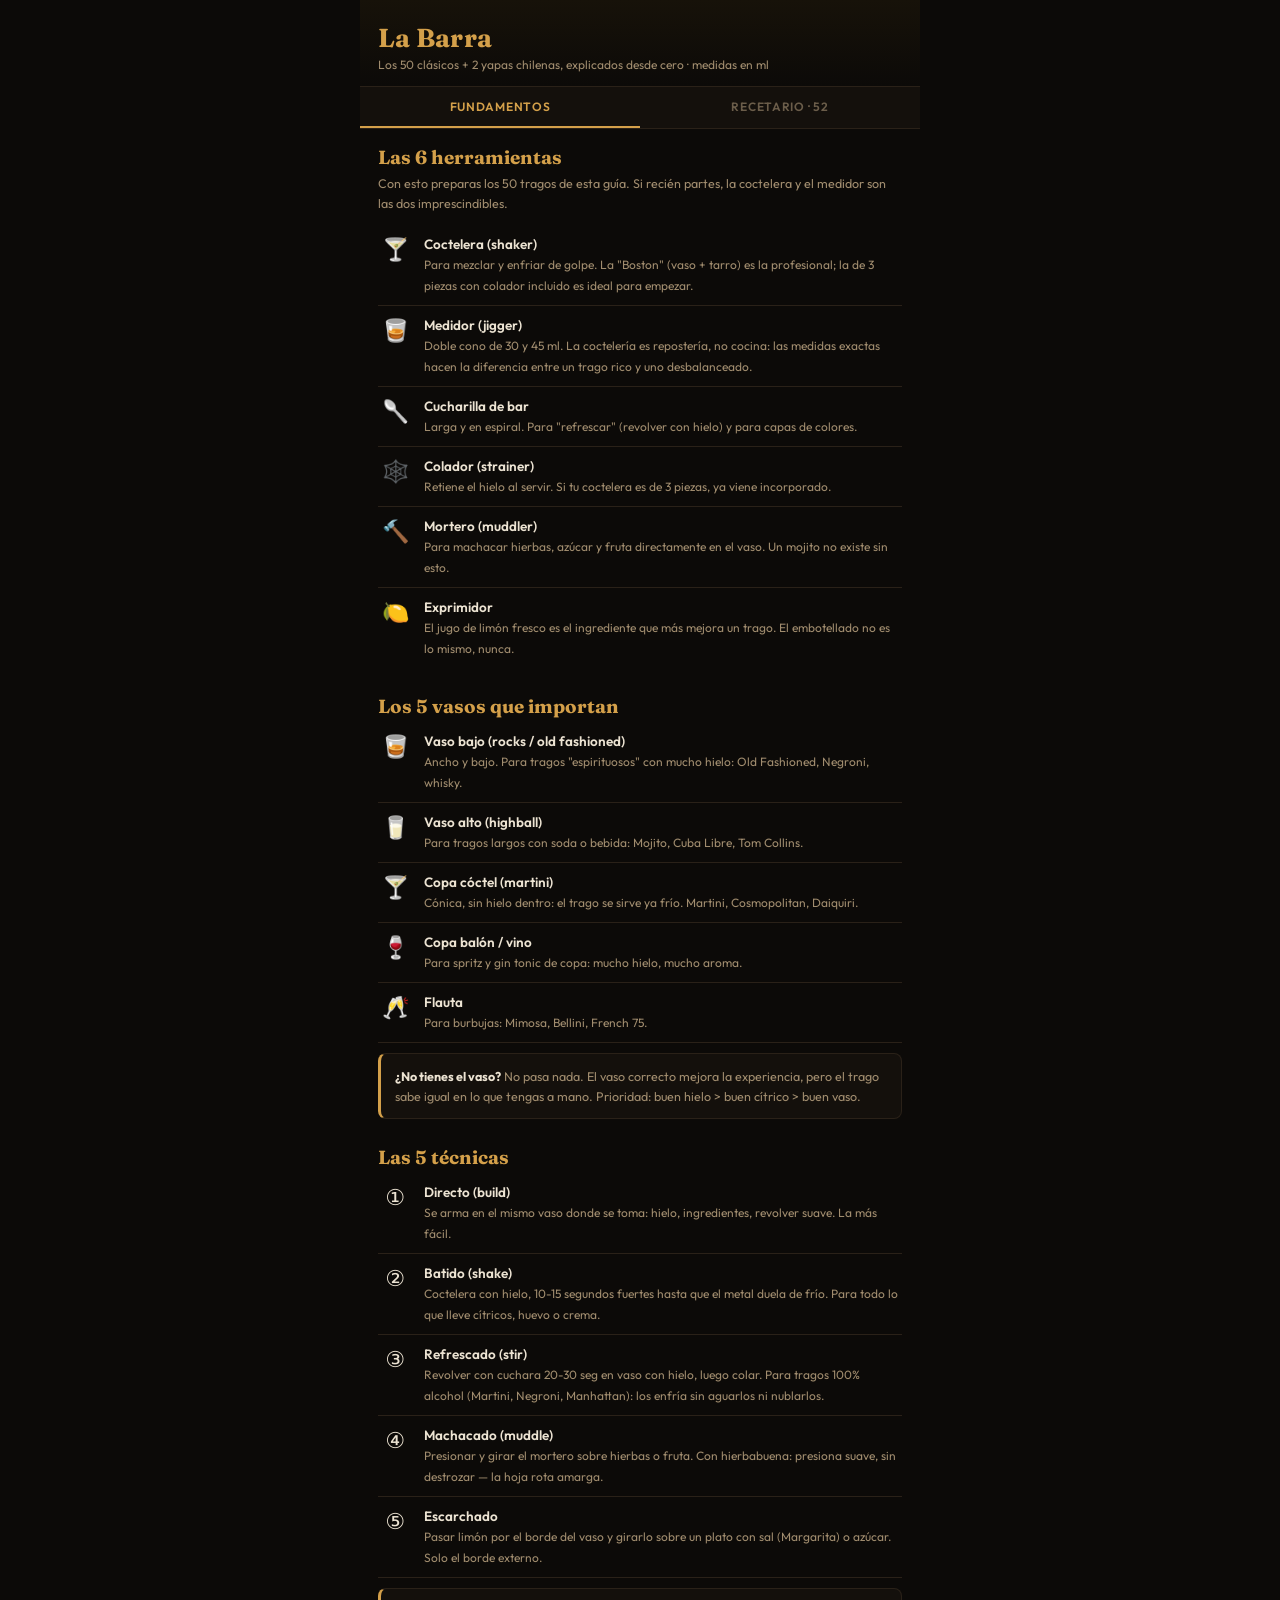
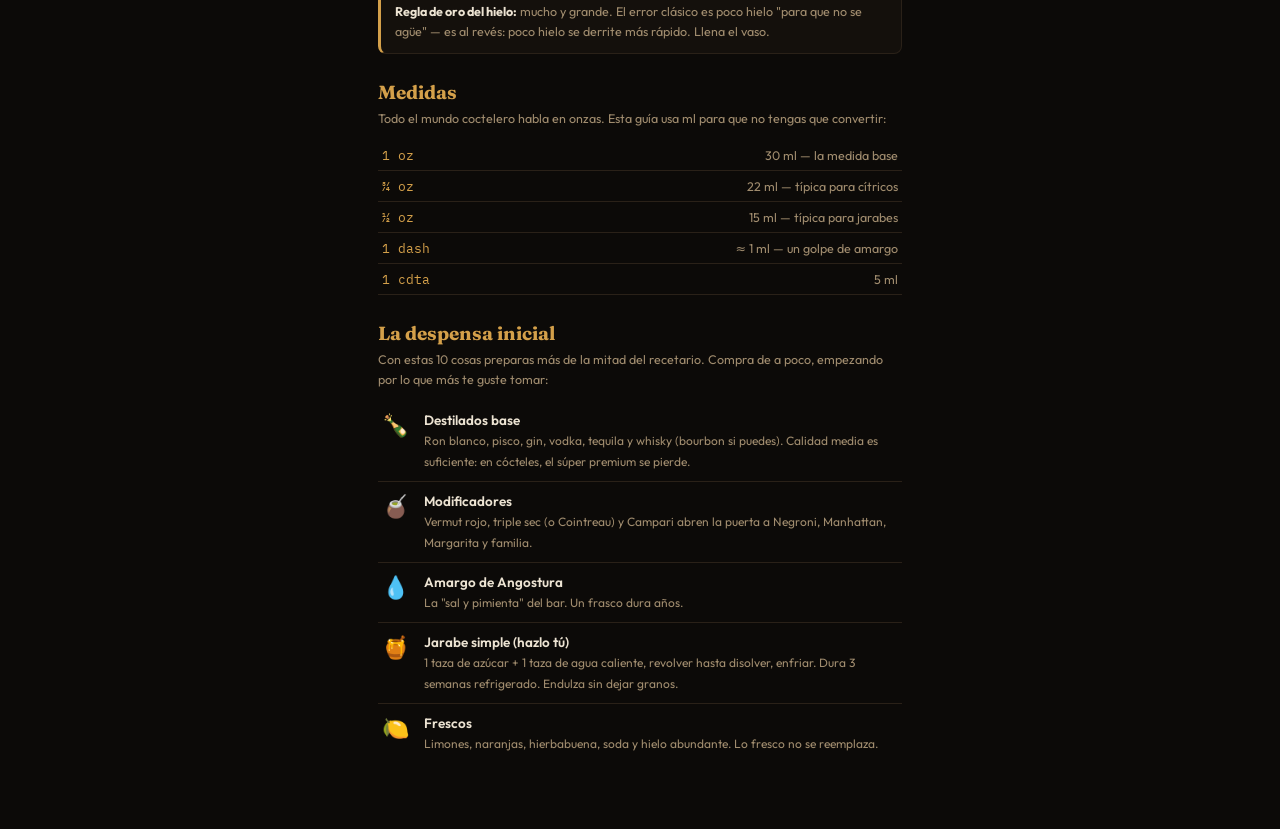
<file: index.html>
<!DOCTYPE html>
<html lang="es">
<head>
  <meta charset="UTF-8">
  <meta name="viewport" content="width=device-width, initial-scale=1.0">
  <title>La Barra</title>
  <meta http-equiv="refresh" content="0; url=./la-barra/">
  <link rel="canonical" href="./la-barra/">
  <script>window.location.replace('./la-barra/');</script>
</head>
<body>
  <p>Abriendo <a href="./la-barra/">La Barra</a>…</p>
</body>
</html>
</file>
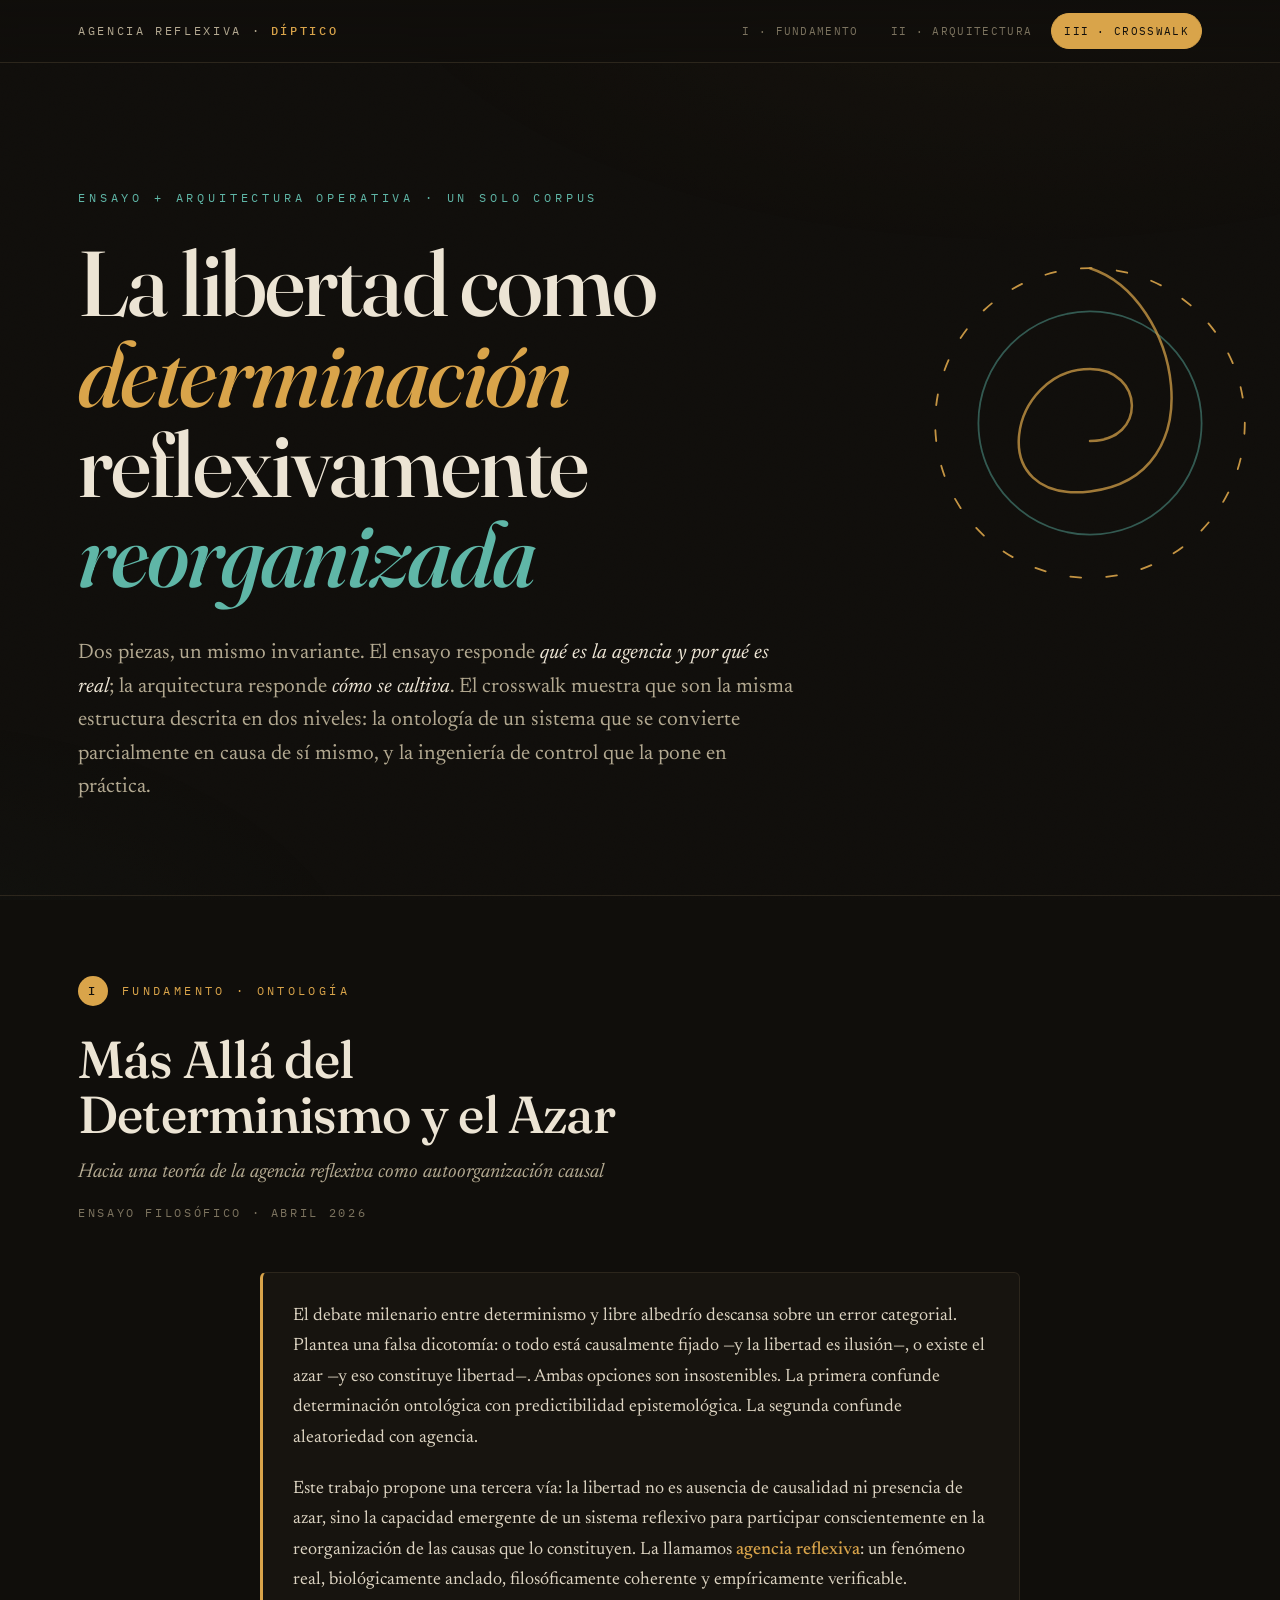
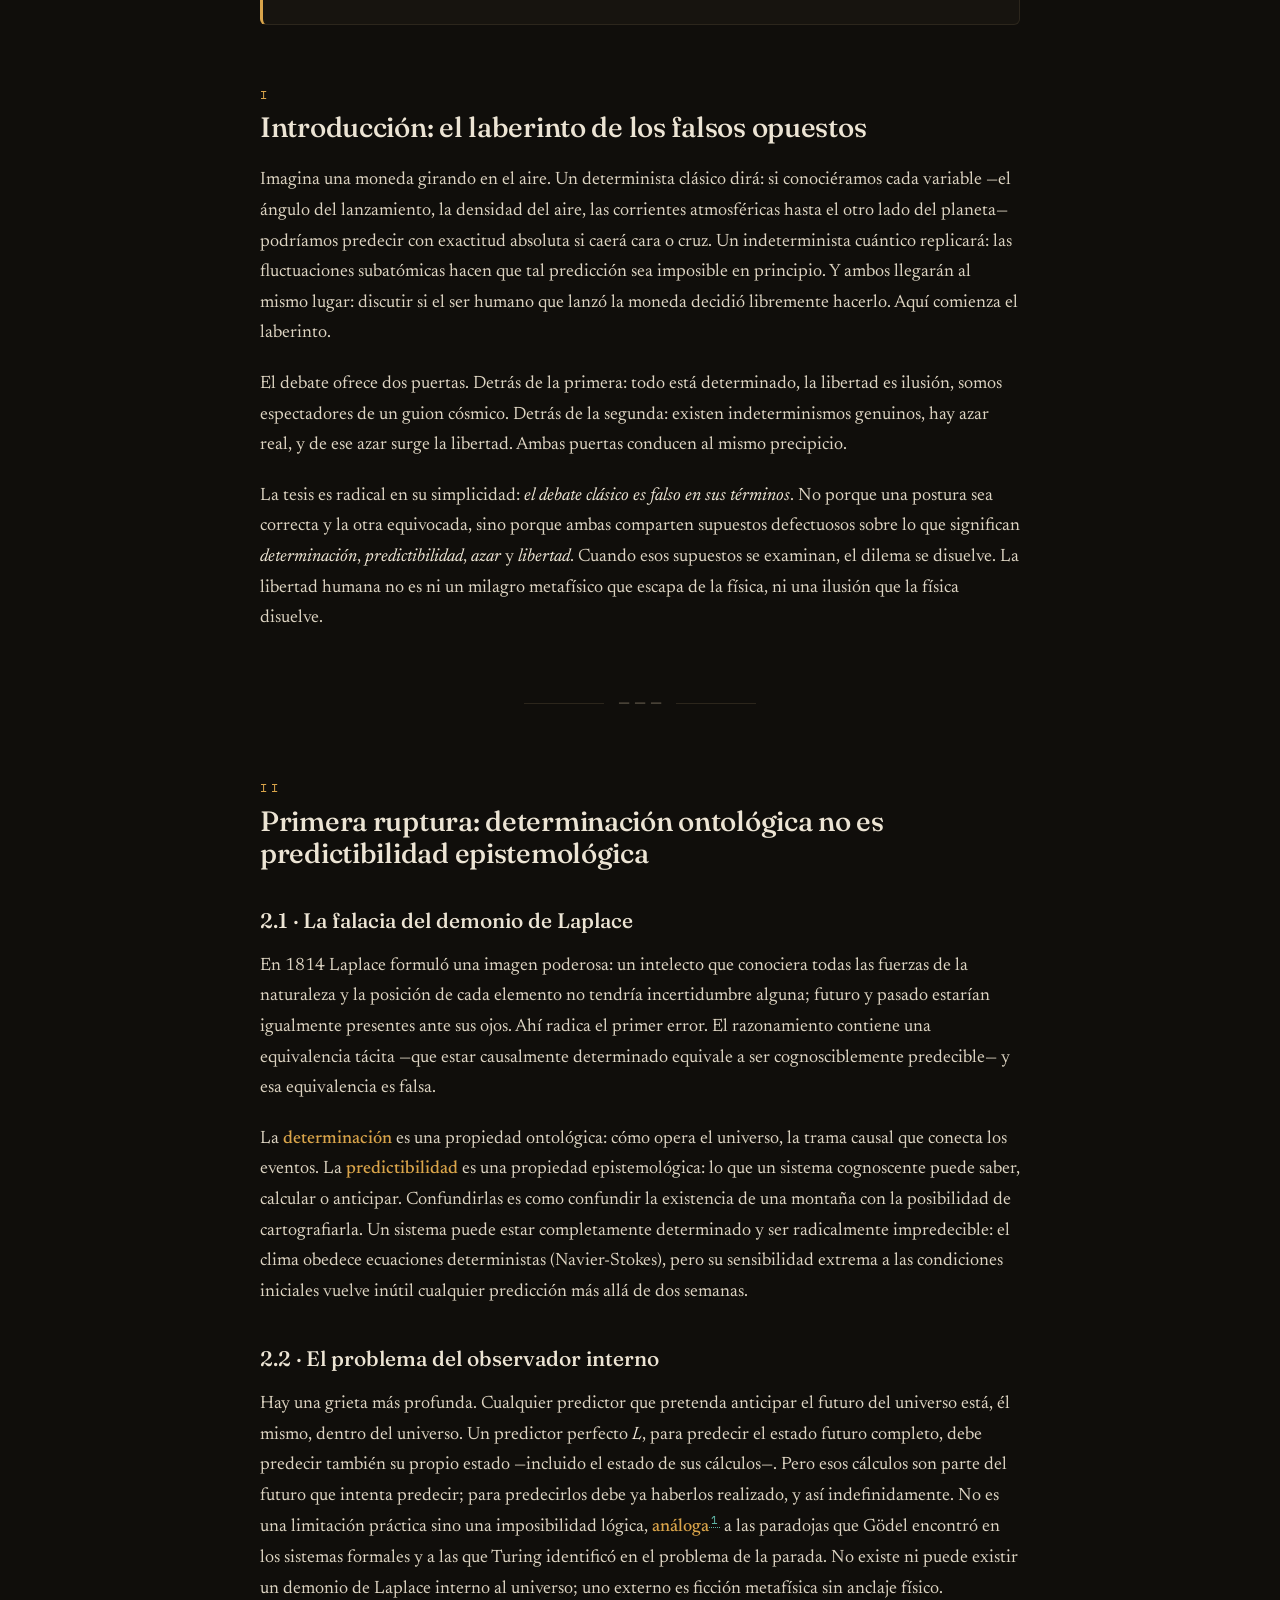
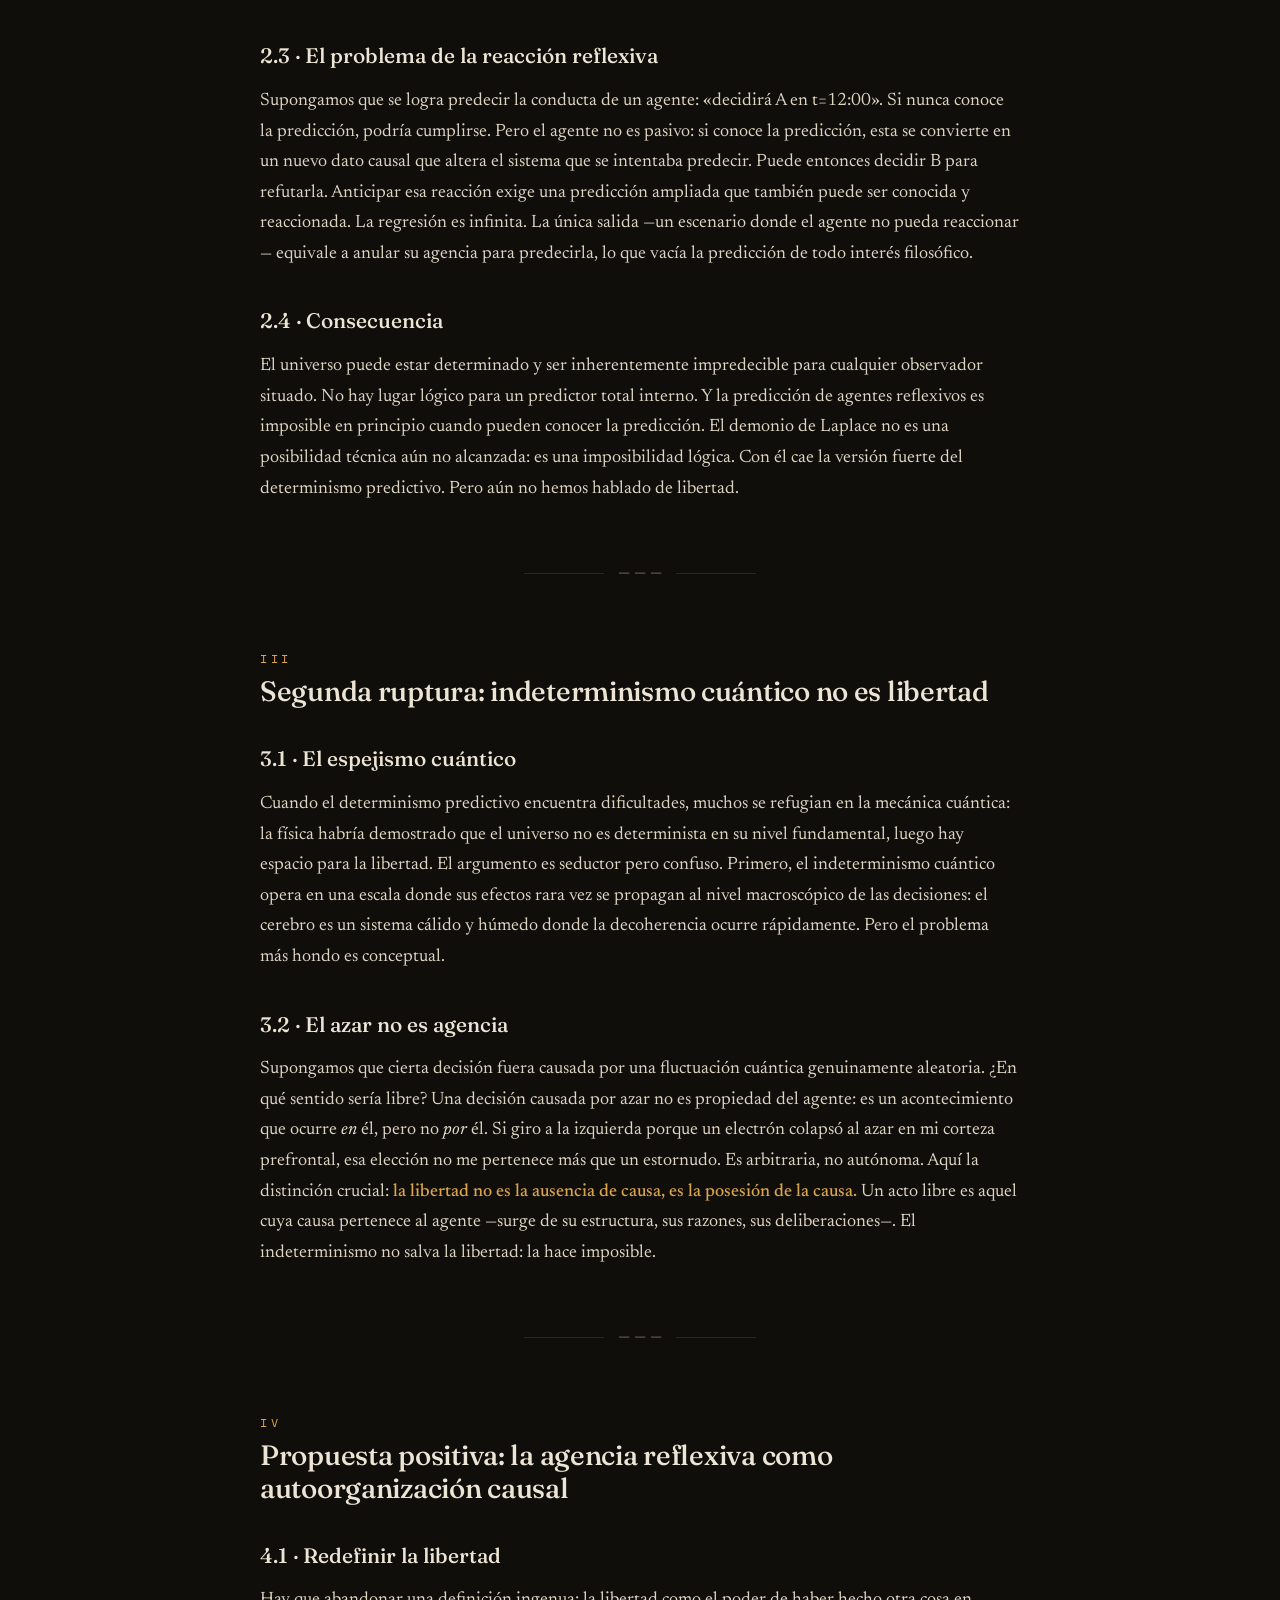
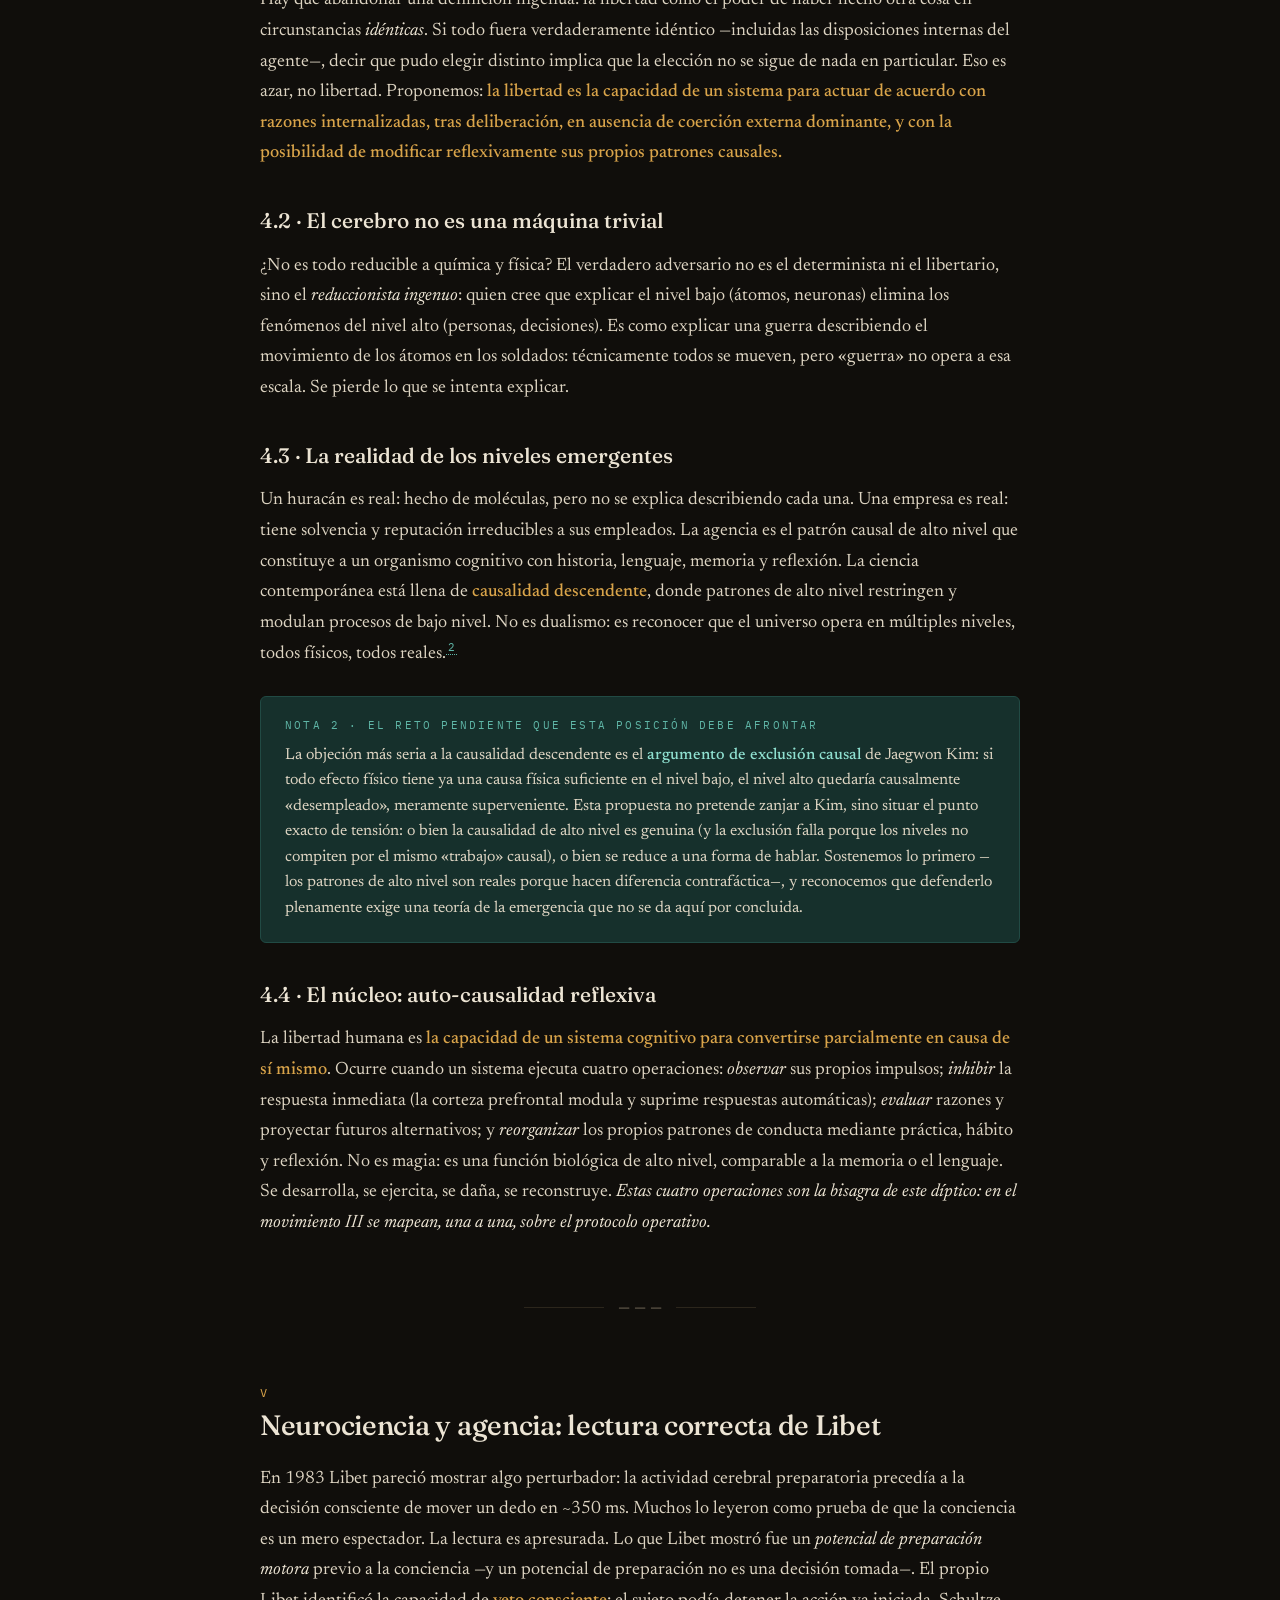
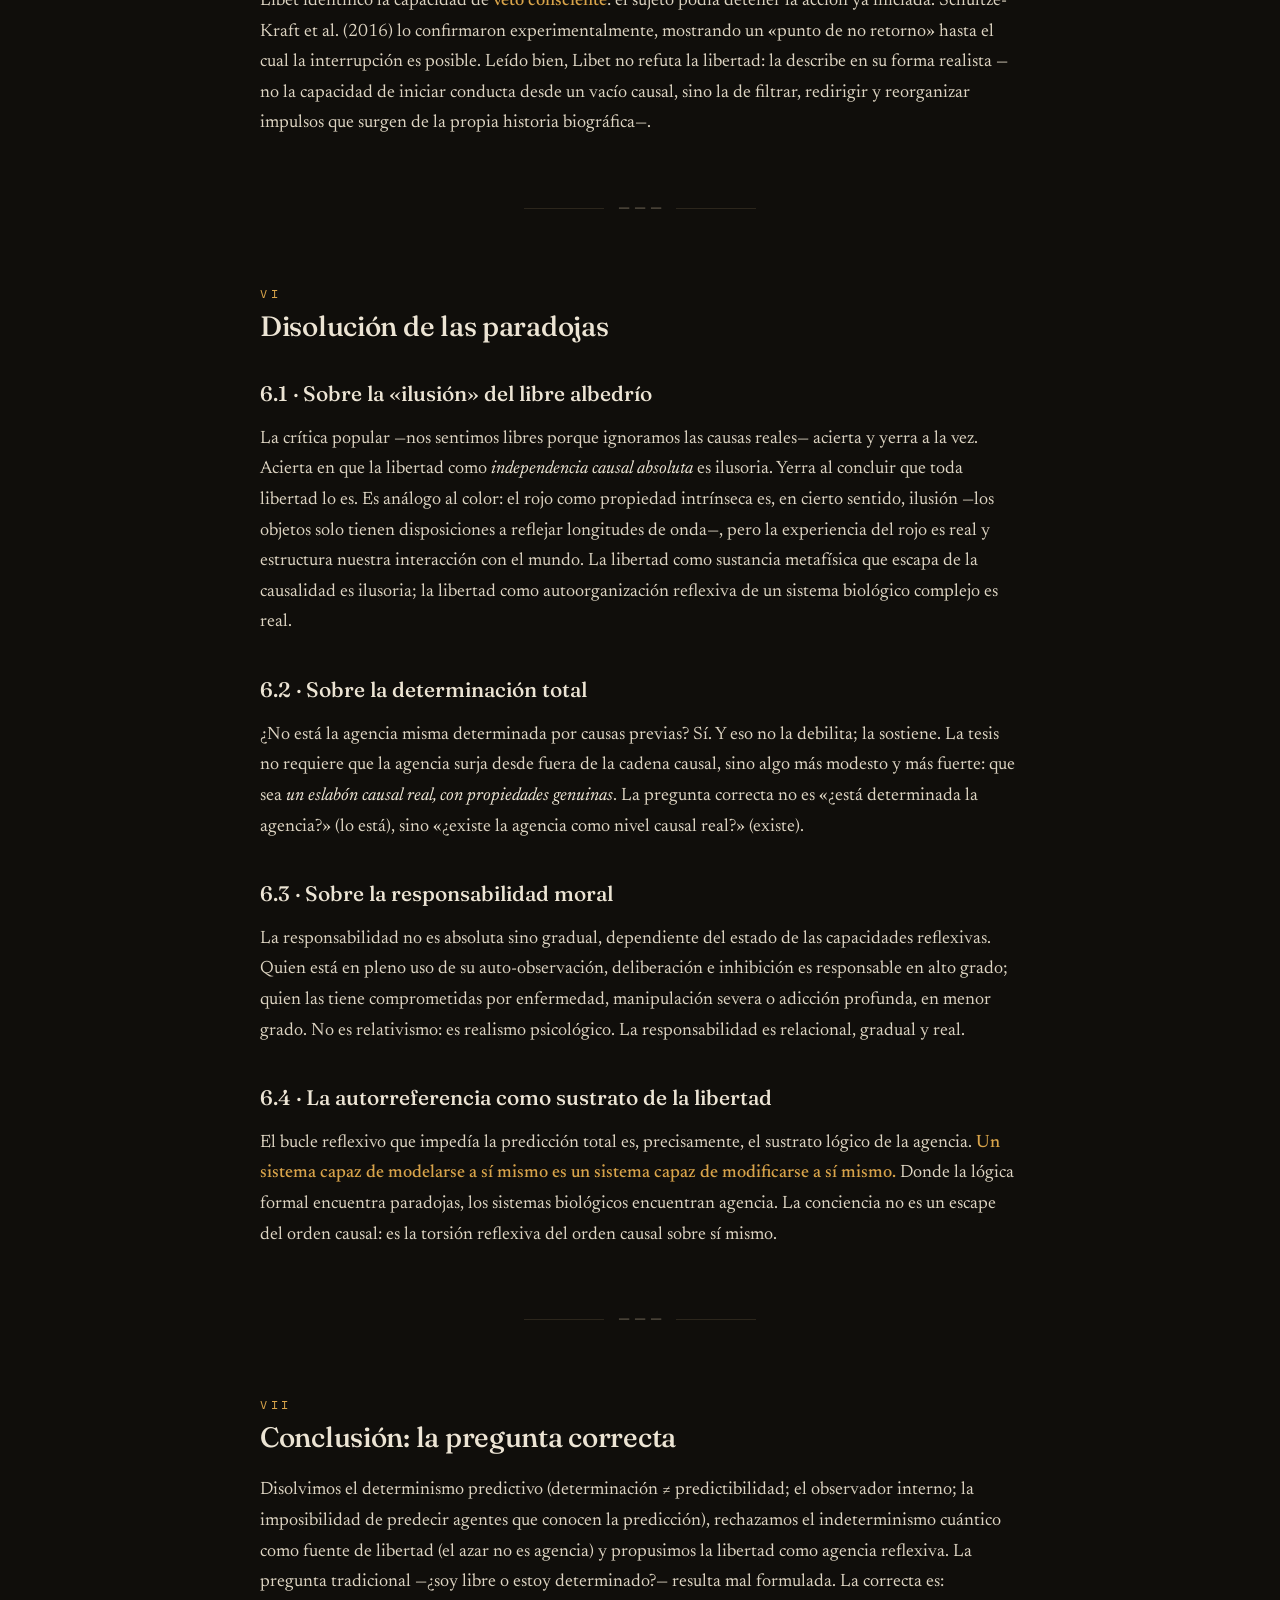
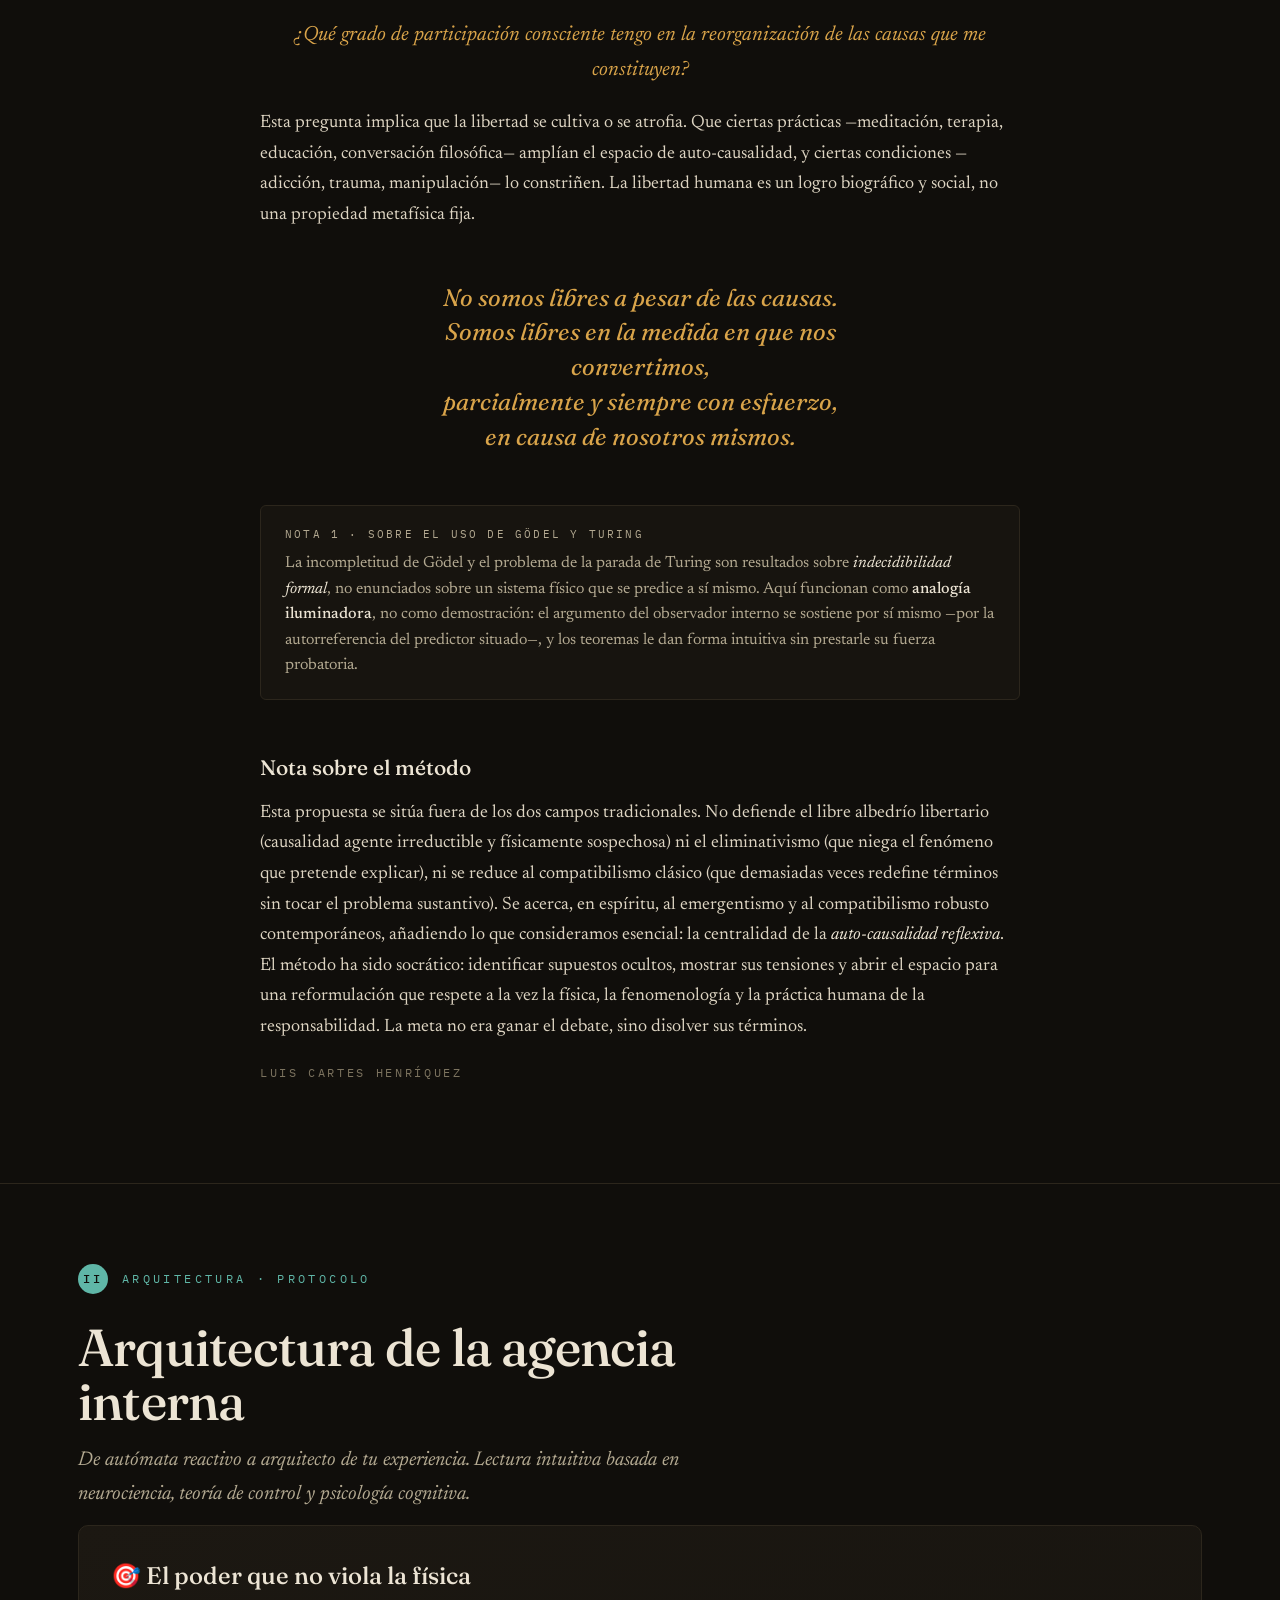
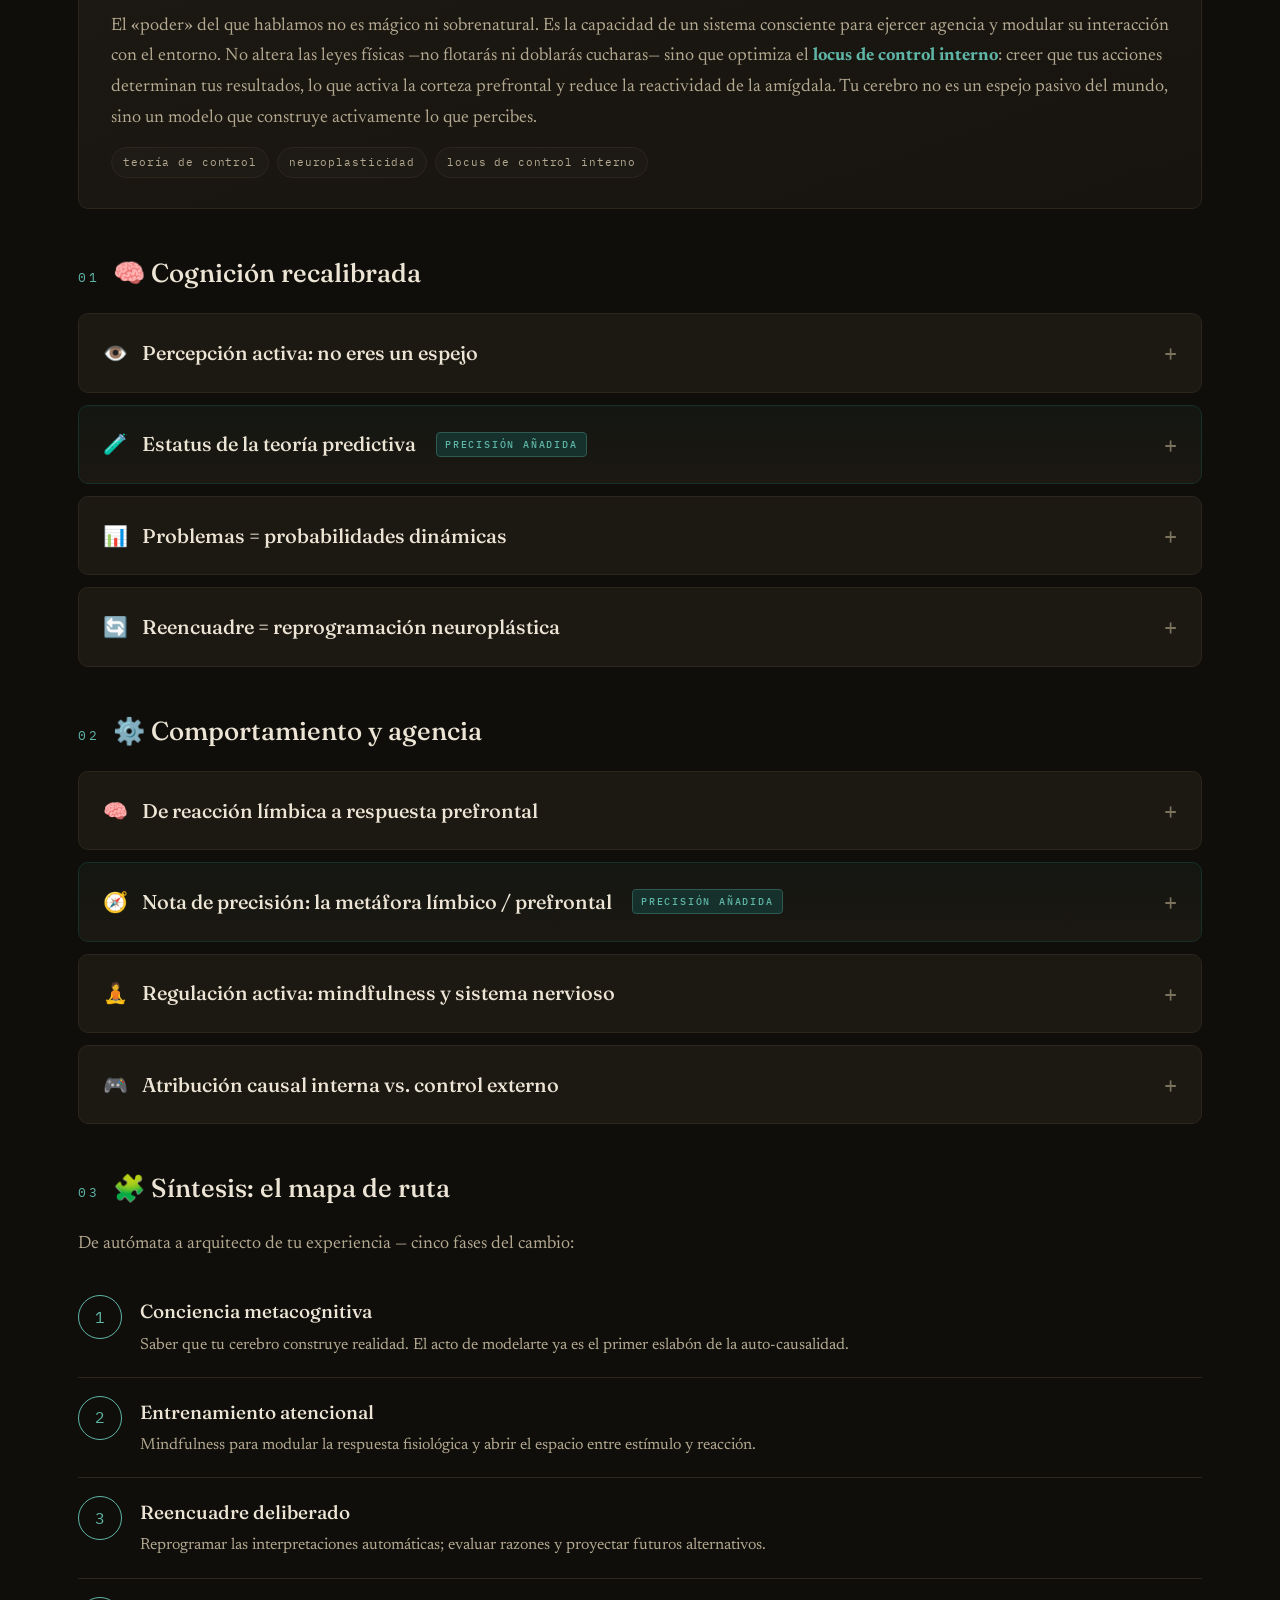
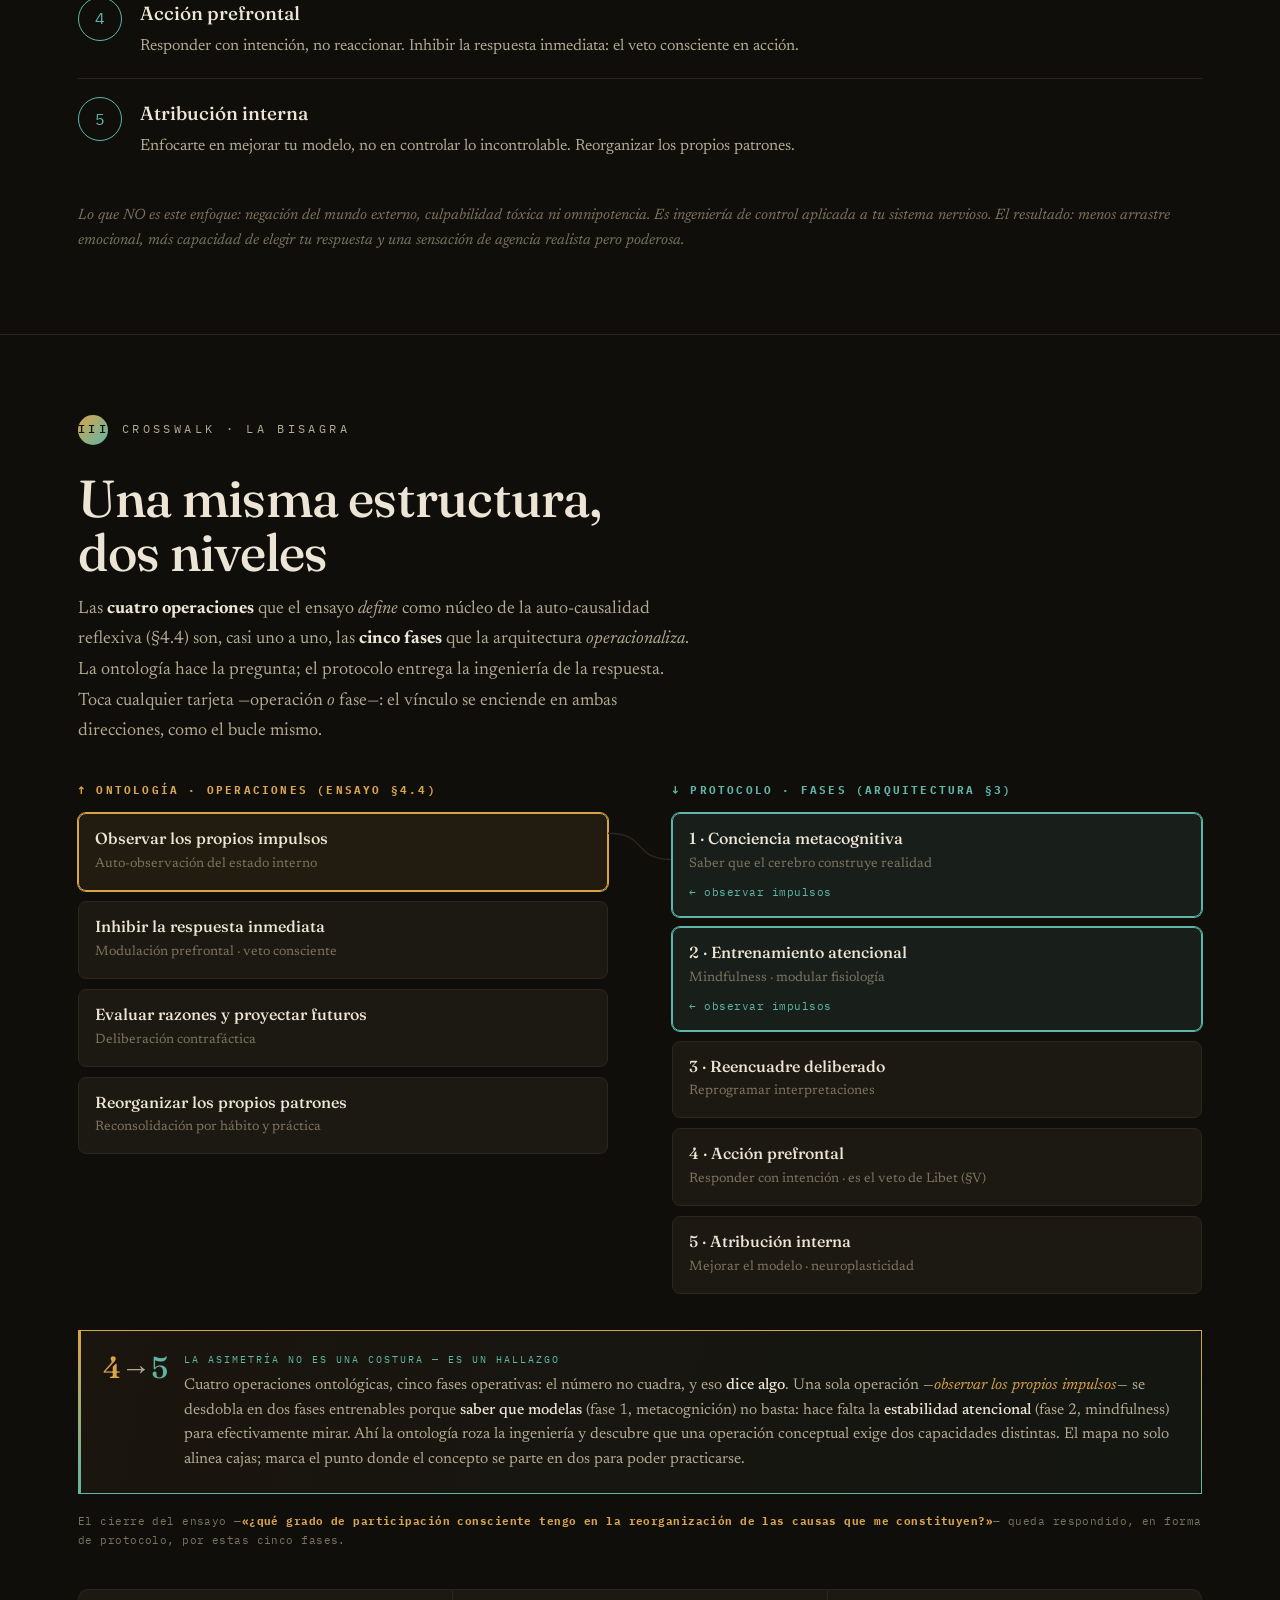
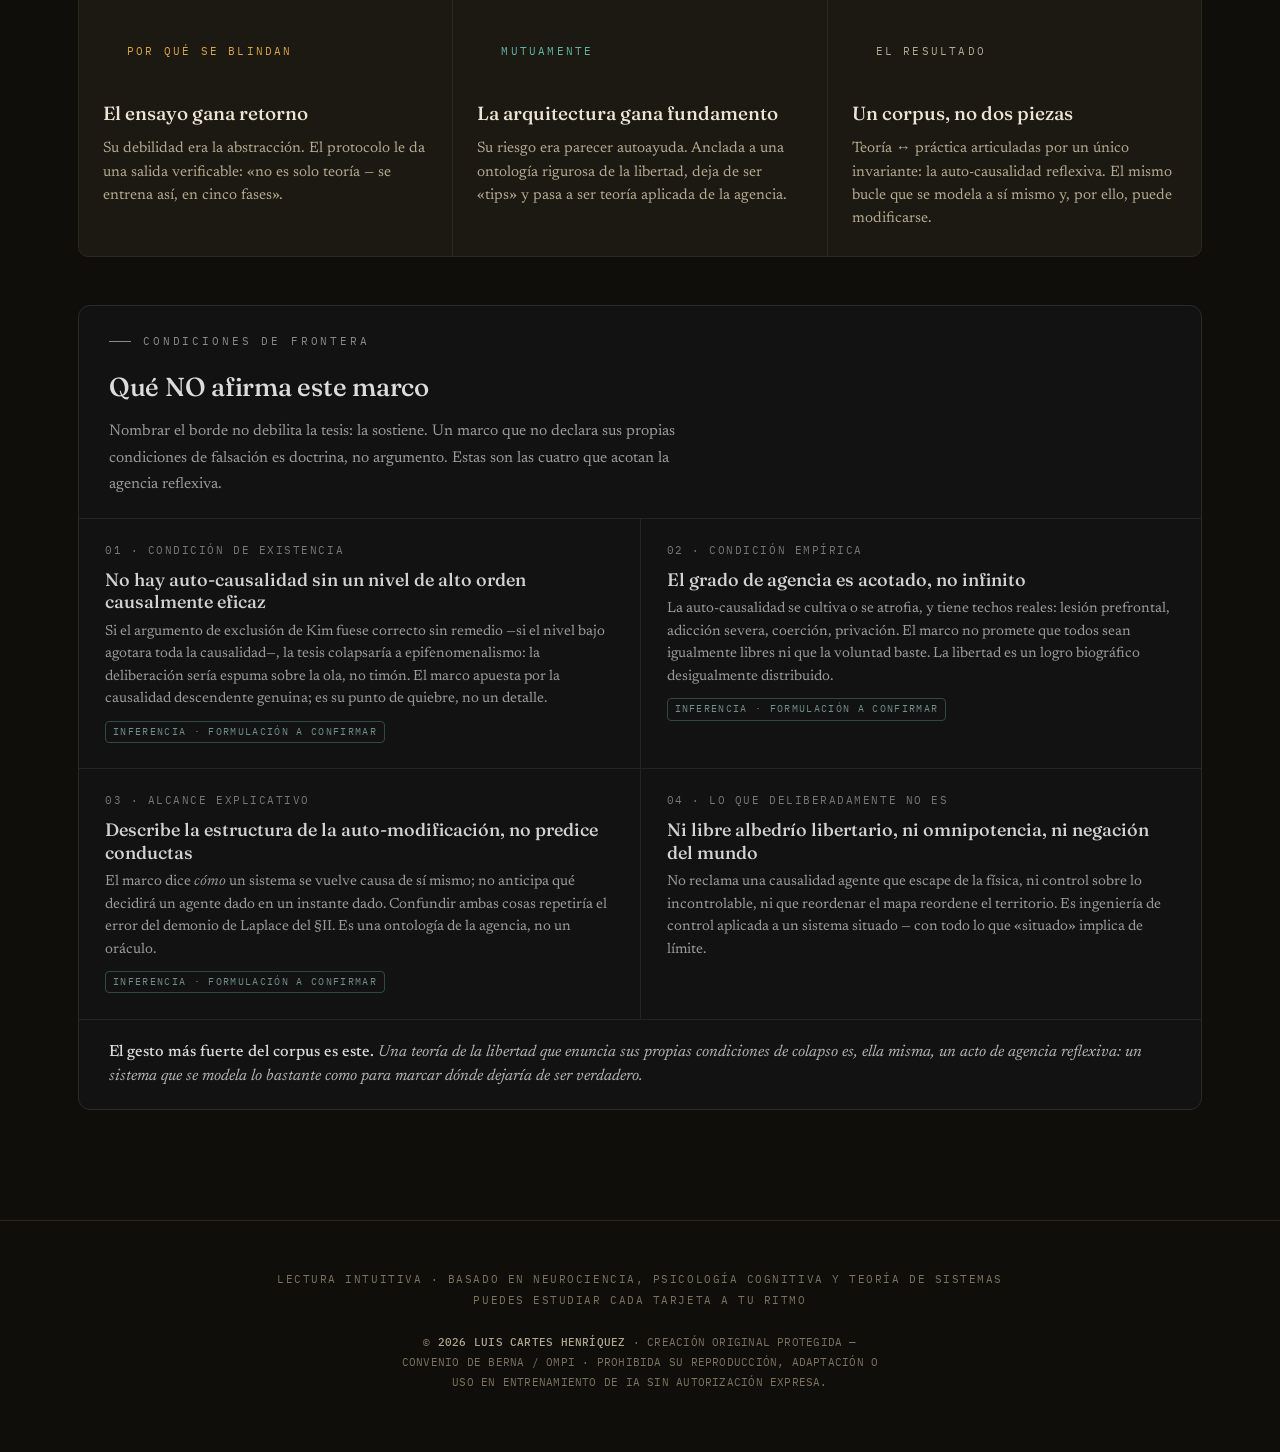
<file: agencia-reflexiva/index.html>
<!DOCTYPE html>
<html lang="es">
<head>
<meta charset="UTF-8">
<meta name="viewport" content="width=device-width, initial-scale=1.0">
<title>Agencia Reflexiva · Fundamento y Arquitectura</title>
<link rel="preconnect" href="https://fonts.googleapis.com">
<link rel="preconnect" href="https://fonts.gstatic.com" crossorigin>
<link href="https://fonts.googleapis.com/css2?family=Fraunces:ital,opsz,wght@0,9..144,400;0,9..144,500;0,9..144,600;1,9..144,400&family=Newsreader:ital,opsz,wght@0,6..72,400;0,6..72,500;1,6..72,400&family=IBM+Plex+Mono:wght@400;500&display=swap" rel="stylesheet">
<style>
:root{
  --bg:#100e0b;
  --bg-soft:#17140f;
  --bg-card:#1c1812;
  --ink:#ece4d4;
  --ink-dim:#b3a991;
  --ink-faint:#7c735f;
  --rule:#2c261c;
  --amber:#d9a44a;        /* registro ontología / biológico */
  --amber-soft:#3a2f18;
  --teal:#5fb6a7;          /* registro protocolo / ingeniería */
  --teal-soft:#16302c;
  --serif:"Newsreader",Georgia,serif;
  --display:"Fraunces",Georgia,serif;
  --mono:"IBM Plex Mono",ui-monospace,monospace;
}
*{box-sizing:border-box;margin:0;padding:0}
html{scroll-behavior:smooth}
body{
  background:var(--bg);
  color:var(--ink);
  font-family:var(--serif);
  font-size:18px;
  line-height:1.7;
  -webkit-font-smoothing:antialiased;
  overflow-x:hidden;
}
body::before{
  content:"";position:fixed;inset:0;pointer-events:none;z-index:0;opacity:.5;
  background:
    radial-gradient(1200px 600px at 80% -10%,rgba(217,164,74,.07),transparent 60%),
    radial-gradient(900px 500px at -10% 110%,rgba(95,182,167,.06),transparent 60%);
}
.noise{position:fixed;inset:0;pointer-events:none;z-index:1;opacity:.035;mix-blend-mode:overlay;
  background-image:url("data:image/svg+xml,%3Csvg xmlns='http://www.w3.org/2000/svg' width='160' height='160'%3E%3Cfilter id='n'%3E%3CfeTurbulence type='fractalNoise' baseFrequency='0.85' numOctaves='3'/%3E%3C/filter%3E%3Crect width='100%25' height='100%25' filter='url(%23n)'/%3E%3C/svg%3E");}
.wrap{position:relative;z-index:2;max-width:1180px;margin:0 auto;padding:0 28px}

/* ---------- NAV ---------- */
nav{position:sticky;top:0;z-index:40;backdrop-filter:blur(10px);
  background:linear-gradient(180deg,rgba(16,14,11,.92),rgba(16,14,11,.7));
  border-bottom:1px solid var(--rule)}
nav .wrap{display:flex;align-items:center;justify-content:space-between;height:62px}
.brand{font-family:var(--mono);font-size:12px;letter-spacing:.22em;text-transform:uppercase;color:var(--ink-dim)}
.brand b{color:var(--amber);font-weight:500}
.navlinks{display:flex;gap:6px;flex-wrap:wrap}
.navlinks a{font-family:var(--mono);font-size:11px;letter-spacing:.12em;text-transform:uppercase;
  color:var(--ink-faint);text-decoration:none;padding:8px 12px;border-radius:999px;transition:.25s;border:1px solid transparent}
.navlinks a:hover{color:var(--ink);border-color:var(--rule)}
.navlinks a.on{color:var(--bg);background:var(--amber);border-color:var(--amber)}

/* ---------- HERO ---------- */
header.hero{padding:120px 0 90px;position:relative}
.kicker{font-family:var(--mono);font-size:12px;letter-spacing:.32em;text-transform:uppercase;color:var(--teal);
  display:inline-block;margin-bottom:30px;opacity:0;animation:rise .9s .1s forwards}
.hero h1{font-family:var(--display);font-weight:500;font-size:clamp(42px,7.5vw,92px);line-height:.98;
  letter-spacing:-.02em;max-width:14ch}
.hero h1 .a{color:var(--amber);font-style:italic}
.hero h1 .b{color:var(--teal);font-style:italic}
.hero h1 span{display:block;opacity:0;animation:rise 1s forwards}
.hero h1 span:nth-child(1){animation-delay:.18s}
.hero h1 span:nth-child(2){animation-delay:.30s}
.hero h1 span:nth-child(3){animation-delay:.42s}
.hero .lede{font-family:var(--serif);font-size:21px;line-height:1.6;color:var(--ink-dim);
  max-width:60ch;margin-top:38px;opacity:0;animation:rise 1s .58s forwards}
.hero .lede em{color:var(--ink);font-style:italic}
.loop{position:absolute;right:-40px;top:60px;width:min(40vw,360px);opacity:0;animation:fade 1.6s .8s forwards}
@media(max-width:860px){.loop{display:none}}
.loop path,.loop circle{fill:none;stroke-linecap:round}
.dash{stroke-dasharray:6 14;animation:spin 60s linear infinite;transform-origin:center}
@keyframes spin{to{transform:rotate(360deg)}}
@keyframes rise{from{opacity:0;transform:translateY(26px)}to{opacity:1;transform:translateY(0)}}
@keyframes fade{to{opacity:.9}}

/* ---------- SECTION SHELL ---------- */
section{padding:80px 0;border-top:1px solid var(--rule);position:relative}
.sec-tag{font-family:var(--mono);font-size:12px;letter-spacing:.28em;text-transform:uppercase;
  display:flex;align-items:center;gap:14px;margin-bottom:26px}
.sec-tag .num{color:var(--bg);width:30px;height:30px;border-radius:50%;display:grid;place-items:center;
  font-size:12px;font-weight:500}
.sec-tag.amber .num{background:var(--amber)} .sec-tag.amber{color:var(--amber)}
.sec-tag.teal  .num{background:var(--teal)}  .sec-tag.teal{color:var(--teal)}
.sec-tag.mix   .num{background:linear-gradient(135deg,var(--amber),var(--teal))} .sec-tag.mix{color:var(--ink-dim)}
.sec-title{font-family:var(--display);font-weight:500;font-size:clamp(30px,4.5vw,52px);line-height:1.05;
  letter-spacing:-.015em;max-width:18ch;margin-bottom:14px}
.sec-sub{font-family:var(--serif);font-style:italic;color:var(--ink-dim);font-size:20px;max-width:55ch;margin-bottom:14px}
.reveal{opacity:0;transform:translateY(30px);transition:.8s cubic-bezier(.2,.7,.2,1)}
.reveal.in{opacity:1;transform:none}

/* ---------- ESSAY ---------- */
.essay{max-width:760px;margin:48px auto 0}
.essay .chapno{font-family:var(--mono);font-size:12px;letter-spacing:.3em;color:var(--amber);margin:60px 0 6px}
.essay h3{font-family:var(--display);font-weight:500;font-size:28px;line-height:1.15;margin-bottom:22px;letter-spacing:-.01em}
.essay h4{font-family:var(--display);font-weight:500;font-size:21px;margin:34px 0 12px;color:var(--ink)}
.essay p{margin-bottom:20px;color:#ddd4c2}
.essay p .lead-cap::first-letter{}
.essay .exec{background:var(--bg-soft);border:1px solid var(--rule);border-left:3px solid var(--amber);
  padding:28px 30px;border-radius:6px;margin:10px 0 20px}
.essay .exec p:last-child{margin-bottom:0}
.essay em{font-style:italic;color:#efe7d6}
.essay strong{color:var(--amber);font-weight:500}
.divider{display:flex;align-items:center;justify-content:center;gap:14px;margin:54px 0;color:var(--ink-faint)}
.divider::before,.divider::after{content:"";height:1px;width:80px;background:var(--rule)}
.fn{scroll-margin-top:80px}
.fn-ref{font-family:var(--mono);font-size:.62em;color:var(--teal);text-decoration:none;vertical-align:super;
  padding:0 2px;border-bottom:1px dotted var(--teal)}
.footnote{background:var(--teal-soft);border:1px solid #214a44;border-radius:6px;padding:20px 24px;margin:26px 0;
  font-size:16px;line-height:1.6;color:#cfe6e0}
.footnote .lbl{font-family:var(--mono);font-size:11px;letter-spacing:.2em;text-transform:uppercase;color:var(--teal);
  display:block;margin-bottom:8px}
.footnote strong{color:#8fe0d0;font-weight:500}
.essay .coda{font-family:var(--display);font-style:italic;font-size:24px;line-height:1.45;text-align:center;
  color:var(--amber);margin:50px auto;max-width:30ch}
.essay .byline{font-family:var(--mono);font-size:12px;letter-spacing:.22em;text-transform:uppercase;
  color:var(--ink-faint);margin-top:6px}

/* ---------- CARDS ---------- */
.group{margin-top:42px}
.group-head{display:flex;align-items:baseline;gap:14px;margin:42px 0 18px}
.group-head .gnum{font-family:var(--mono);color:var(--teal);font-size:13px;letter-spacing:.2em}
.group-head h3{font-family:var(--display);font-weight:500;font-size:26px}
.intro-card{background:linear-gradient(160deg,var(--bg-card),var(--bg-soft));border:1px solid var(--rule);
  border-radius:10px;padding:30px 32px;margin-top:10px}
.intro-card h3{font-family:var(--display);font-weight:500;font-size:24px;margin-bottom:14px;color:var(--ink)}
.intro-card p{color:var(--ink-dim);margin-bottom:14px}
.intro-card .tags{display:flex;gap:8px;flex-wrap:wrap;margin-top:6px}
.tag{font-family:var(--mono);font-size:11px;letter-spacing:.08em;color:var(--ink-dim);
  border:1px solid var(--rule);border-radius:999px;padding:5px 11px;background:rgba(255,255,255,.015)}
details.card{border:1px solid var(--rule);border-radius:10px;margin-bottom:12px;overflow:hidden;
  background:var(--bg-card);transition:border-color .3s}
details.card[open]{border-color:#3a3325}
details.card.correction{border-color:var(--teal-soft);background:linear-gradient(180deg,rgba(95,182,167,.05),var(--bg-card))}
details.card.correction[open]{border-color:#2f5a52}
summary{list-style:none;cursor:pointer;padding:20px 24px;display:flex;align-items:center;gap:14px;
  font-family:var(--display);font-weight:500;font-size:20px;color:var(--ink);user-select:none}
summary::-webkit-details-marker{display:none}
summary .ic{font-size:20px;line-height:1}
summary .plus{margin-left:auto;font-family:var(--mono);color:var(--ink-faint);font-size:22px;transition:.3s;font-weight:400}
details[open] summary .plus{transform:rotate(45deg);color:var(--amber)}
details.card.correction[open] summary .plus{color:var(--teal)}
.card-body{padding:0 24px 24px;color:#d4cab6;font-size:17px}
.card-body p{margin-bottom:14px}
.card-body strong{color:var(--amber);font-weight:500}
details.card.correction .card-body strong{color:#8fe0d0}
.card-body ul{list-style:none;margin:12px 0}
.card-body li{padding-left:24px;position:relative;margin-bottom:10px}
.card-body li::before{content:"›";position:absolute;left:4px;color:var(--teal);font-family:var(--mono)}
.card-body .arrow{color:var(--teal);font-style:italic}
.card-body .minitags{display:flex;gap:8px;flex-wrap:wrap;margin-top:16px;padding-top:14px;border-top:1px dashed var(--rule)}
.corr-badge{font-family:var(--mono);font-size:10px;letter-spacing:.18em;text-transform:uppercase;color:var(--teal);
  background:var(--teal-soft);border:1px solid #2f5a52;border-radius:4px;padding:3px 8px;margin-left:6px}

/* roadmap phases */
.roadmap{counter-reset:phase;margin-top:18px}
.phase{display:flex;gap:18px;align-items:flex-start;padding:18px 0;border-bottom:1px solid var(--rule)}
.phase:last-child{border-bottom:none}
.phase .pn{counter-increment:phase;flex:0 0 44px;height:44px;border-radius:50%;border:1px solid var(--teal);
  color:var(--teal);font-family:var(--mono);display:grid;place-items:center;font-size:16px}
.phase .pn::before{content:counter(phase)}
.phase h4{font-family:var(--display);font-weight:500;font-size:19px;color:var(--ink);margin-bottom:4px}
.phase p{color:var(--ink-dim);font-size:16px}

/* ---------- CROSSWALK ---------- */
.cw-intro{max-width:62ch;color:var(--ink-dim);margin-bottom:34px}
.cw-intro strong{color:var(--ink)}
.crosswalk{display:grid;grid-template-columns:1fr 64px 1fr;gap:0;align-items:stretch;margin-top:10px}
@media(max-width:780px){.crosswalk{grid-template-columns:1fr;gap:14px}.cw-mid{display:none}}
.cw-col h5{font-family:var(--mono);font-size:11px;letter-spacing:.2em;text-transform:uppercase;margin-bottom:14px}
.cw-col.ops h5{color:var(--amber)} .cw-col.phs h5{color:var(--teal)}
.cw-item{border:1px solid var(--rule);border-radius:8px;padding:14px 16px;margin-bottom:10px;cursor:pointer;
  background:var(--bg-card);transition:.28s;position:relative}
.cw-item .t{font-family:var(--display);font-weight:500;font-size:16px;color:var(--ink);line-height:1.3}
.cw-item .d{font-size:13.5px;color:var(--ink-faint);margin-top:4px;font-family:var(--serif)}
.cw-col.ops .cw-item.active{border-color:var(--amber);background:rgba(217,164,74,.09);box-shadow:0 0 0 1px var(--amber)}
.cw-col.phs .cw-item.linked{border-color:var(--teal);background:rgba(95,182,167,.10);box-shadow:0 0 0 1px var(--teal)}
.cw-item .note{font-family:var(--mono);font-size:10.5px;letter-spacing:.05em;color:var(--teal);margin-top:8px;
  display:none}
.cw-item.linked .note{display:block}
.cw-mid{position:relative}
.cw-mid svg{position:absolute;inset:0;width:100%;height:100%;overflow:visible}
.cw-hint{font-family:var(--mono);font-size:11px;color:var(--ink-faint);margin-top:18px;letter-spacing:.04em}
.cw-hint b{color:var(--amber)}
/* asymmetry callout (mejora 2) */
.cw-split{display:flex;gap:16px;align-items:flex-start;margin-top:26px;padding:20px 22px;border-radius:10px;
  border:1px solid var(--rule);border-left:3px solid;border-image:linear-gradient(var(--amber),var(--teal)) 1;
  background:linear-gradient(100deg,rgba(217,164,74,.05),rgba(95,182,167,.05))}
.cw-split .sb{font-family:var(--display);font-size:30px;line-height:1;font-weight:500;color:var(--ink-dim);
  flex:0 0 auto;margin-top:2px}
.cw-split .sb .n1{color:var(--amber)} .cw-split .sb .n2{color:var(--teal)}
.cw-split p{font-size:15.5px;color:var(--ink-dim);line-height:1.6}
.cw-split strong{color:var(--ink);font-weight:500}
.cw-split em{color:var(--amber);font-style:italic}
.cw-split .lbl{font-family:var(--mono);font-size:10px;letter-spacing:.2em;text-transform:uppercase;color:var(--teal);
  display:block;margin-bottom:6px}
/* "qué no afirma" panel (mejora 1) — registro neutro, grado cero */
.limits{margin-top:48px;border:1px solid #2a2a2a;border-radius:12px;background:#121212;overflow:hidden}
.limits .lhead{padding:26px 30px 20px;border-bottom:1px solid #242424}
.limits .leyebrow{font-family:var(--mono);font-size:11px;letter-spacing:.26em;text-transform:uppercase;color:#8a8a8a;
  display:flex;align-items:center;gap:12px;margin-bottom:14px}
.limits .leyebrow::before{content:"";width:22px;height:1px;background:#8a8a8a}
.limits h3{font-family:var(--display);font-weight:500;font-size:26px;color:#dcdcdc;letter-spacing:-.01em}
.limits .lhead p{font-size:15.5px;color:#9a9a9a;margin-top:10px;max-width:64ch;font-family:var(--serif)}
.limits .lgrid{display:grid;grid-template-columns:repeat(2,1fr);gap:1px;background:#242424}
@media(max-width:720px){.limits .lgrid{grid-template-columns:1fr}}
.limits .lcell{background:#121212;padding:22px 26px}
.limits .lcell .lk{font-family:var(--mono);font-size:11px;letter-spacing:.14em;text-transform:uppercase;color:#777;
  margin-bottom:9px}
.limits .lcell h4{font-family:var(--display);font-weight:500;font-size:18px;color:#d2d2d2;margin-bottom:7px;line-height:1.25}
.limits .lcell p{font-size:14.5px;color:#9a9a9a;line-height:1.55}
.limits .lcell .inf{font-family:var(--mono);font-size:9.5px;letter-spacing:.14em;text-transform:uppercase;color:#6f8f88;
  border:1px solid #2f4a45;border-radius:4px;padding:2px 7px;display:inline-block;margin-top:10px}
.limits .lfoot{padding:20px 30px;border-top:1px solid #242424;font-family:var(--serif);font-style:italic;
  font-size:16px;color:#b5b5b5;line-height:1.55}
.limits .lfoot b{color:#dcdcdc;font-weight:500;font-style:normal}
/* door to V∞ — entornada, no abierta (mejora 7, dejada para después) */

/* ---------- SYNTH STRIP ---------- */
.synth{display:grid;grid-template-columns:repeat(3,1fr);gap:1px;background:var(--rule);border:1px solid var(--rule);
  border-radius:10px;overflow:hidden;margin-top:40px}
@media(max-width:780px){.synth{grid-template-columns:1fr}}
.synth div{background:var(--bg-card);padding:26px 24px}
.synth .lbl{font-family:var(--mono);font-size:11px;letter-spacing:.2em;text-transform:uppercase;margin-bottom:10px}
.synth .s1 .lbl{color:var(--amber)} .synth .s2 .lbl{color:var(--teal)} .synth .s3 .lbl{color:var(--ink-dim)}
.synth h4{font-family:var(--display);font-weight:500;font-size:19px;margin-bottom:8px;color:var(--ink)}
.synth p{font-size:15px;color:var(--ink-dim);line-height:1.55}

/* ---------- FOOTER ---------- */
footer{border-top:1px solid var(--rule);padding:48px 0 60px;margin-top:30px}
.foot-meta{font-family:var(--mono);font-size:11px;letter-spacing:.14em;text-transform:uppercase;color:var(--ink-faint);
  text-align:center;line-height:1.9}
.copyright{font-family:var(--mono);font-size:11px;color:var(--ink-faint);text-align:center;margin-top:22px;
  line-height:1.8;max-width:70ch;margin-left:auto;margin-right:auto;letter-spacing:.02em}
.copyright b{color:var(--ink-dim);font-weight:500}
</style>
</head>
<body>
<div class="noise"></div>

<nav>
  <div class="wrap">
    <div class="brand">Agencia&nbsp;Reflexiva · <b>Díptico</b></div>
    <div class="navlinks">
      <a href="#fundamento" class="nl">I · Fundamento</a>
      <a href="#arquitectura" class="nl">II · Arquitectura</a>
      <a href="#crosswalk" class="nl">III · Crosswalk</a>
    </div>
  </div>
</nav>

<header class="hero">
  <div class="wrap">
    <svg class="loop" viewBox="0 0 200 200" aria-hidden="true">
      <circle class="dash" cx="100" cy="100" r="86" stroke="var(--amber)" stroke-width="1"/>
      <circle cx="100" cy="100" r="62" stroke="var(--teal)" stroke-width="1" opacity=".5"/>
      <path d="M100 14 C150 30 170 130 100 138 C40 145 55 70 100 70 C130 70 132 110 100 110"
            stroke="var(--amber)" stroke-width="1.4" opacity=".8"/>
      <circle cx="100" cy="110" r="3" fill="var(--teal)"/>
    </svg>
    <span class="kicker">Ensayo + Arquitectura operativa · Un solo corpus</span>
    <h1>
      <span>La libertad como</span>
      <span class="a">determinación</span>
      <span>reflexivamente <span class="b">reorganizada</span></span>
    </h1>
    <p class="lede">Dos piezas, un mismo invariante. El ensayo responde <em>qué es la agencia y por qué es real</em>; la arquitectura responde <em>cómo se cultiva</em>. El crosswalk muestra que son la misma estructura descrita en dos niveles: la ontología de un sistema que se convierte parcialmente en causa de sí mismo, y la ingeniería de control que la pone en práctica.</p>
  </div>
</header>

<!-- ============ I · FUNDAMENTO ============ -->
<section id="fundamento">
  <div class="wrap">
    <div class="sec-tag amber reveal"><span class="num">I</span> Fundamento · Ontología</div>
    <h2 class="sec-title reveal">Más Allá del Determinismo y el Azar</h2>
    <p class="sec-sub reveal">Hacia una teoría de la agencia reflexiva como autoorganización causal</p>
    <p class="byline reveal" style="font-family:var(--mono);font-size:12px;letter-spacing:.22em;text-transform:uppercase;color:var(--ink-faint)">Ensayo filosófico · Abril 2026</p>

    <article class="essay">

      <div class="exec reveal">
        <p>El debate milenario entre determinismo y libre albedrío descansa sobre un error categorial. Plantea una falsa dicotomía: o todo está causalmente fijado —y la libertad es ilusión—, o existe el azar —y eso constituye libertad—. Ambas opciones son insostenibles. La primera confunde determinación ontológica con predictibilidad epistemológica. La segunda confunde aleatoriedad con agencia.</p>
        <p>Este trabajo propone una tercera vía: la libertad no es ausencia de causalidad ni presencia de azar, sino la capacidad emergente de un sistema reflexivo para participar conscientemente en la reorganización de las causas que lo constituyen. La llamamos <strong>agencia reflexiva</strong>: un fenómeno real, biológicamente anclado, filosóficamente coherente y empíricamente verificable.</p>
      </div>

      <div class="chapno reveal">I</div>
      <h3 class="reveal">Introducción: el laberinto de los falsos opuestos</h3>
      <p class="reveal">Imagina una moneda girando en el aire. Un determinista clásico dirá: si conociéramos cada variable —el ángulo del lanzamiento, la densidad del aire, las corrientes atmosféricas hasta el otro lado del planeta— podríamos predecir con exactitud absoluta si caerá cara o cruz. Un indeterminista cuántico replicará: las fluctuaciones subatómicas hacen que tal predicción sea imposible en principio. Y ambos llegarán al mismo lugar: discutir si el ser humano que lanzó la moneda decidió libremente hacerlo. Aquí comienza el laberinto.</p>
      <p class="reveal">El debate ofrece dos puertas. Detrás de la primera: todo está determinado, la libertad es ilusión, somos espectadores de un guion cósmico. Detrás de la segunda: existen indeterminismos genuinos, hay azar real, y de ese azar surge la libertad. Ambas puertas conducen al mismo precipicio.</p>
      <p class="reveal">La tesis es radical en su simplicidad: <em>el debate clásico es falso en sus términos</em>. No porque una postura sea correcta y la otra equivocada, sino porque ambas comparten supuestos defectuosos sobre lo que significan <em>determinación</em>, <em>predictibilidad</em>, <em>azar</em> y <em>libertad</em>. Cuando esos supuestos se examinan, el dilema se disuelve. La libertad humana no es ni un milagro metafísico que escapa de la física, ni una ilusión que la física disuelve.</p>

      <div class="divider reveal">— — —</div>

      <div class="chapno reveal">II</div>
      <h3 class="reveal">Primera ruptura: determinación ontológica no es predictibilidad epistemológica</h3>
      <h4 class="reveal">2.1 · La falacia del demonio de Laplace</h4>
      <p class="reveal">En 1814 Laplace formuló una imagen poderosa: un intelecto que conociera todas las fuerzas de la naturaleza y la posición de cada elemento no tendría incertidumbre alguna; futuro y pasado estarían igualmente presentes ante sus ojos. Ahí radica el primer error. El razonamiento contiene una equivalencia tácita —que estar causalmente determinado equivale a ser cognosciblemente predecible— y esa equivalencia es falsa.</p>
      <p class="reveal">La <strong>determinación</strong> es una propiedad ontológica: cómo opera el universo, la trama causal que conecta los eventos. La <strong>predictibilidad</strong> es una propiedad epistemológica: lo que un sistema cognoscente puede saber, calcular o anticipar. Confundirlas es como confundir la existencia de una montaña con la posibilidad de cartografiarla. Un sistema puede estar completamente determinado y ser radicalmente impredecible: el clima obedece ecuaciones deterministas (Navier-Stokes), pero su sensibilidad extrema a las condiciones iniciales vuelve inútil cualquier predicción más allá de dos semanas.</p>
      <h4 class="reveal">2.2 · El problema del observador interno</h4>
      <p class="reveal">Hay una grieta más profunda. Cualquier predictor que pretenda anticipar el futuro del universo está, él mismo, dentro del universo. Un predictor perfecto <em>L</em>, para predecir el estado futuro completo, debe predecir también su propio estado —incluido el estado de sus cálculos—. Pero esos cálculos son parte del futuro que intenta predecir; para predecirlos debe ya haberlos realizado, y así indefinidamente. No es una limitación práctica sino una imposibilidad lógica, <strong>análoga</strong><a href="#fn-godel" class="fn-ref">1</a> a las paradojas que Gödel encontró en los sistemas formales y a las que Turing identificó en el problema de la parada. No existe ni puede existir un demonio de Laplace interno al universo; uno externo es ficción metafísica sin anclaje físico.</p>
      <h4 class="reveal">2.3 · El problema de la reacción reflexiva</h4>
      <p class="reveal">Supongamos que se logra predecir la conducta de un agente: «decidirá A en t=12:00». Si nunca conoce la predicción, podría cumplirse. Pero el agente no es pasivo: si conoce la predicción, esta se convierte en un nuevo dato causal que altera el sistema que se intentaba predecir. Puede entonces decidir B para refutarla. Anticipar esa reacción exige una predicción ampliada que también puede ser conocida y reaccionada. La regresión es infinita. La única salida —un escenario donde el agente no pueda reaccionar— equivale a anular su agencia para predecirla, lo que vacía la predicción de todo interés filosófico.</p>
      <h4 class="reveal">2.4 · Consecuencia</h4>
      <p class="reveal">El universo puede estar determinado y ser inherentemente impredecible para cualquier observador situado. No hay lugar lógico para un predictor total interno. Y la predicción de agentes reflexivos es imposible en principio cuando pueden conocer la predicción. El demonio de Laplace no es una posibilidad técnica aún no alcanzada: es una imposibilidad lógica. Con él cae la versión fuerte del determinismo predictivo. Pero aún no hemos hablado de libertad.</p>

      <div class="divider reveal">— — —</div>

      <div class="chapno reveal">III</div>
      <h3 class="reveal">Segunda ruptura: indeterminismo cuántico no es libertad</h3>
      <h4 class="reveal">3.1 · El espejismo cuántico</h4>
      <p class="reveal">Cuando el determinismo predictivo encuentra dificultades, muchos se refugian en la mecánica cuántica: la física habría demostrado que el universo no es determinista en su nivel fundamental, luego hay espacio para la libertad. El argumento es seductor pero confuso. Primero, el indeterminismo cuántico opera en una escala donde sus efectos rara vez se propagan al nivel macroscópico de las decisiones: el cerebro es un sistema cálido y húmedo donde la decoherencia ocurre rápidamente. Pero el problema más hondo es conceptual.</p>
      <h4 class="reveal">3.2 · El azar no es agencia</h4>
      <p class="reveal">Supongamos que cierta decisión fuera causada por una fluctuación cuántica genuinamente aleatoria. ¿En qué sentido sería libre? Una decisión causada por azar no es propiedad del agente: es un acontecimiento que ocurre <em>en</em> él, pero no <em>por</em> él. Si giro a la izquierda porque un electrón colapsó al azar en mi corteza prefrontal, esa elección no me pertenece más que un estornudo. Es arbitraria, no autónoma. Aquí la distinción crucial: <strong>la libertad no es la ausencia de causa, es la posesión de la causa.</strong> Un acto libre es aquel cuya causa pertenece al agente —surge de su estructura, sus razones, sus deliberaciones—. El indeterminismo no salva la libertad: la hace imposible.</p>

      <div class="divider reveal">— — —</div>

      <div class="chapno reveal">IV</div>
      <h3 class="reveal">Propuesta positiva: la agencia reflexiva como autoorganización causal</h3>
      <h4 class="reveal">4.1 · Redefinir la libertad</h4>
      <p class="reveal">Hay que abandonar una definición ingenua: la libertad como el poder de haber hecho otra cosa en circunstancias <em>idénticas</em>. Si todo fuera verdaderamente idéntico —incluidas las disposiciones internas del agente—, decir que pudo elegir distinto implica que la elección no se sigue de nada en particular. Eso es azar, no libertad. Proponemos: <strong>la libertad es la capacidad de un sistema para actuar de acuerdo con razones internalizadas, tras deliberación, en ausencia de coerción externa dominante, y con la posibilidad de modificar reflexivamente sus propios patrones causales.</strong></p>
      <h4 class="reveal">4.2 · El cerebro no es una máquina trivial</h4>
      <p class="reveal">¿No es todo reducible a química y física? El verdadero adversario no es el determinista ni el libertario, sino el <em>reduccionista ingenuo</em>: quien cree que explicar el nivel bajo (átomos, neuronas) elimina los fenómenos del nivel alto (personas, decisiones). Es como explicar una guerra describiendo el movimiento de los átomos en los soldados: técnicamente todos se mueven, pero «guerra» no opera a esa escala. Se pierde lo que se intenta explicar.</p>
      <h4 class="reveal">4.3 · La realidad de los niveles emergentes</h4>
      <p class="reveal">Un huracán es real: hecho de moléculas, pero no se explica describiendo cada una. Una empresa es real: tiene solvencia y reputación irreducibles a sus empleados. La agencia es el patrón causal de alto nivel que constituye a un organismo cognitivo con historia, lenguaje, memoria y reflexión. La ciencia contemporánea está llena de <strong>causalidad descendente</strong>, donde patrones de alto nivel restringen y modulan procesos de bajo nivel. No es dualismo: es reconocer que el universo opera en múltiples niveles, todos físicos, todos reales.<a href="#fn-kim" class="fn-ref">2</a></p>

      <div class="footnote reveal" id="fn-kim">
        <span class="lbl">Nota 2 · El reto pendiente que esta posición debe afrontar</span>
        <p style="margin-bottom:0">La objeción más seria a la causalidad descendente es el <strong>argumento de exclusión causal</strong> de Jaegwon Kim: si todo efecto físico tiene ya una causa física suficiente en el nivel bajo, el nivel alto quedaría causalmente «desempleado», meramente superveniente. Esta propuesta no pretende zanjar a Kim, sino situar el punto exacto de tensión: o bien la causalidad de alto nivel es genuina (y la exclusión falla porque los niveles no compiten por el mismo «trabajo» causal), o bien se reduce a una forma de hablar. Sostenemos lo primero —los patrones de alto nivel son reales porque hacen diferencia contrafáctica—, y reconocemos que defenderlo plenamente exige una teoría de la emergencia que no se da aquí por concluida.</p>
      </div>

      <h4 class="reveal">4.4 · El núcleo: auto-causalidad reflexiva</h4>
      <p class="reveal">La libertad humana es <strong>la capacidad de un sistema cognitivo para convertirse parcialmente en causa de sí mismo</strong>. Ocurre cuando un sistema ejecuta cuatro operaciones: <em>observar</em> sus propios impulsos; <em>inhibir</em> la respuesta inmediata (la corteza prefrontal modula y suprime respuestas automáticas); <em>evaluar</em> razones y proyectar futuros alternativos; y <em>reorganizar</em> los propios patrones de conducta mediante práctica, hábito y reflexión. No es magia: es una función biológica de alto nivel, comparable a la memoria o el lenguaje. Se desarrolla, se ejercita, se daña, se reconstruye. <em>Estas cuatro operaciones son la bisagra de este díptico: en el movimiento III se mapean, una a una, sobre el protocolo operativo.</em></p>

      <div class="divider reveal">— — —</div>

      <div class="chapno reveal">V</div>
      <h3 class="reveal">Neurociencia y agencia: lectura correcta de Libet</h3>
      <p class="reveal">En 1983 Libet pareció mostrar algo perturbador: la actividad cerebral preparatoria precedía a la decisión consciente de mover un dedo en ~350 ms. Muchos lo leyeron como prueba de que la conciencia es un mero espectador. La lectura es apresurada. Lo que Libet mostró fue un <em>potencial de preparación motora</em> previo a la conciencia —y un potencial de preparación no es una decisión tomada—. El propio Libet identificó la capacidad de <strong>veto consciente</strong>: el sujeto podía detener la acción ya iniciada. Schultze-Kraft et al. (2016) lo confirmaron experimentalmente, mostrando un «punto de no retorno» hasta el cual la interrupción es posible. Leído bien, Libet no refuta la libertad: la describe en su forma realista —no la capacidad de iniciar conducta desde un vacío causal, sino la de filtrar, redirigir y reorganizar impulsos que surgen de la propia historia biográfica—.</p>

      <div class="divider reveal">— — —</div>

      <div class="chapno reveal">VI</div>
      <h3 class="reveal">Disolución de las paradojas</h3>
      <h4 class="reveal">6.1 · Sobre la «ilusión» del libre albedrío</h4>
      <p class="reveal">La crítica popular —nos sentimos libres porque ignoramos las causas reales— acierta y yerra a la vez. Acierta en que la libertad como <em>independencia causal absoluta</em> es ilusoria. Yerra al concluir que toda libertad lo es. Es análogo al color: el rojo como propiedad intrínseca es, en cierto sentido, ilusión —los objetos solo tienen disposiciones a reflejar longitudes de onda—, pero la experiencia del rojo es real y estructura nuestra interacción con el mundo. La libertad como sustancia metafísica que escapa de la causalidad es ilusoria; la libertad como autoorganización reflexiva de un sistema biológico complejo es real.</p>
      <h4 class="reveal">6.2 · Sobre la determinación total</h4>
      <p class="reveal">¿No está la agencia misma determinada por causas previas? Sí. Y eso no la debilita; la sostiene. La tesis no requiere que la agencia surja desde fuera de la cadena causal, sino algo más modesto y más fuerte: que sea <em>un eslabón causal real, con propiedades genuinas</em>. La pregunta correcta no es «¿está determinada la agencia?» (lo está), sino «¿existe la agencia como nivel causal real?» (existe).</p>
      <h4 class="reveal">6.3 · Sobre la responsabilidad moral</h4>
      <p class="reveal">La responsabilidad no es absoluta sino gradual, dependiente del estado de las capacidades reflexivas. Quien está en pleno uso de su auto-observación, deliberación e inhibición es responsable en alto grado; quien las tiene comprometidas por enfermedad, manipulación severa o adicción profunda, en menor grado. No es relativismo: es realismo psicológico. La responsabilidad es relacional, gradual y real.</p>
      <h4 class="reveal">6.4 · La autorreferencia como sustrato de la libertad</h4>
      <p class="reveal">El bucle reflexivo que impedía la predicción total es, precisamente, el sustrato lógico de la agencia. <strong>Un sistema capaz de modelarse a sí mismo es un sistema capaz de modificarse a sí mismo.</strong> Donde la lógica formal encuentra paradojas, los sistemas biológicos encuentran agencia. La conciencia no es un escape del orden causal: es la torsión reflexiva del orden causal sobre sí mismo.</p>

      <div class="divider reveal">— — —</div>

      <div class="chapno reveal">VII</div>
      <h3 class="reveal">Conclusión: la pregunta correcta</h3>
      <p class="reveal">Disolvimos el determinismo predictivo (determinación ≠ predictibilidad; el observador interno; la imposibilidad de predecir agentes que conocen la predicción), rechazamos el indeterminismo cuántico como fuente de libertad (el azar no es agencia) y propusimos la libertad como agencia reflexiva. La pregunta tradicional —¿soy libre o estoy determinado?— resulta mal formulada. La correcta es:</p>
      <p class="reveal" style="text-align:center"><em style="font-size:1.15em;color:var(--amber)">¿Qué grado de participación consciente tengo en la reorganización de las causas que me constituyen?</em></p>
      <p class="reveal">Esta pregunta implica que la libertad se cultiva o se atrofia. Que ciertas prácticas —meditación, terapia, educación, conversación filosófica— amplían el espacio de auto-causalidad, y ciertas condiciones —adicción, trauma, manipulación— lo constriñen. La libertad humana es un logro biográfico y social, no una propiedad metafísica fija.</p>

      <div class="coda reveal">No somos libres a pesar de las causas.<br>Somos libres en la medida en que nos convertimos,<br>parcialmente y siempre con esfuerzo,<br>en causa de nosotros mismos.</div>

      <div class="footnote reveal" id="fn-godel" style="background:var(--bg-soft);border-color:var(--rule)">
        <span class="lbl" style="color:var(--ink-dim)">Nota 1 · Sobre el uso de Gödel y Turing</span>
        <p style="margin-bottom:0;color:var(--ink-dim)">La incompletitud de Gödel y el problema de la parada de Turing son resultados sobre <em>indecidibilidad formal</em>, no enunciados sobre un sistema físico que se predice a sí mismo. Aquí funcionan como <strong style="color:var(--ink)">analogía iluminadora</strong>, no como demostración: el argumento del observador interno se sostiene por sí mismo —por la autorreferencia del predictor situado—, y los teoremas le dan forma intuitiva sin prestarle su fuerza probatoria.</p>
      </div>

      <h4 class="reveal" style="margin-top:50px">Nota sobre el método</h4>
      <p class="reveal">Esta propuesta se sitúa fuera de los dos campos tradicionales. No defiende el libre albedrío libertario (causalidad agente irreductible y físicamente sospechosa) ni el eliminativismo (que niega el fenómeno que pretende explicar), ni se reduce al compatibilismo clásico (que demasiadas veces redefine términos sin tocar el problema sustantivo). Se acerca, en espíritu, al emergentismo y al compatibilismo robusto contemporáneos, añadiendo lo que consideramos esencial: la centralidad de la <em>auto-causalidad reflexiva</em>. El método ha sido socrático: identificar supuestos ocultos, mostrar sus tensiones y abrir el espacio para una reformulación que respete a la vez la física, la fenomenología y la práctica humana de la responsabilidad. La meta no era ganar el debate, sino disolver sus términos.</p>
      <p class="byline reveal">Luis Cartes Henríquez</p>
    </article>
  </div>
</section>

<!-- ============ II · ARQUITECTURA ============ -->
<section id="arquitectura">
  <div class="wrap">
    <div class="sec-tag teal reveal"><span class="num">II</span> Arquitectura · Protocolo</div>
    <h2 class="sec-title reveal">Arquitectura de la agencia interna</h2>
    <p class="sec-sub reveal">De autómata reactivo a arquitecto de tu experiencia. Lectura intuitiva basada en neurociencia, teoría de control y psicología cognitiva.</p>

    <div class="intro-card reveal">
      <h3>🎯 El poder que no viola la física</h3>
      <p>El «poder» del que hablamos no es mágico ni sobrenatural. Es la capacidad de un sistema consciente para ejercer agencia y modular su interacción con el entorno. No altera las leyes físicas —no flotarás ni doblarás cucharas— sino que optimiza el <strong style="color:var(--teal)">locus de control interno</strong>: creer que tus acciones determinan tus resultados, lo que activa la corteza prefrontal y reduce la reactividad de la amígdala. Tu cerebro no es un espejo pasivo del mundo, sino un modelo que construye activamente lo que percibes.</p>
      <div class="tags"><span class="tag">teoría de control</span><span class="tag">neuroplasticidad</span><span class="tag">locus de control interno</span></div>
    </div>

    <!-- GROUP 1 -->
    <div class="group reveal">
      <div class="group-head"><span class="gnum">01</span><h3>🧠 Cognición recalibrada</h3></div>

      <details class="card">
        <summary><span class="ic">👁️</span> Percepción activa: no eres un espejo <span class="plus">+</span></summary>
        <div class="card-body">
          <p>La mayoría vive creyendo que percibe el mundo tal cual es. Pero la ciencia cognitiva actual —teoría predictiva, Friston— <strong>propone y modela</strong> que tu cerebro genera hipótesis sobre lo que hay ahí fuera y solo corrige los errores de predicción.</p>
          <p class="arrow">➡️ Recalibrar la percepción significa entender que tú co-construyes tu realidad con tus expectativas, tu atención y tu experiencia previa.</p>
          <div class="minitags"><span class="tag">inferencia bayesiana</span><span class="tag">minimización de error de predicción</span></div>
        </div>
      </details>

      <details class="card correction">
        <summary><span class="ic">🧪</span> Estatus de la teoría predictiva <span class="corr-badge">precisión añadida</span><span class="plus">+</span></summary>
        <div class="card-body">
          <p>El cerebro como <em>modelo predictivo</em> (predictive coding, principio de energía libre de Friston) es un marco <strong>influyente y fértil, pero aún en debate</strong>, no un hecho cerrado.</p>
          <p class="arrow">➡️ Por eso conviene el verbo correcto: la teoría <strong>propone y modela</strong> que el cerebro genera hipótesis y corrige errores — no que lo haya <em>demostrado</em> en sentido fuerte.</p>
          <ul>
            <li>La evidencia de codificación predictiva en percepción es robusta.</li>
            <li>La versión ambiciosa —energía libre como ley general del cerebro— es criticada por su difícil falsabilidad: explica casi todo, y eso es a la vez su fuerza y su debilidad epistémica.</li>
          </ul>
          <p class="arrow">🔁 Tesis operativa intacta: tú co-construyes lo que percibes. El matiz es de <em>grado de certeza</em>, no de dirección.</p>
          <div class="minitags"><span class="tag">Rao &amp; Ballard</span><span class="tag">Clark</span><span class="tag">Hohwy</span></div>
        </div>
      </details>

      <details class="card">
        <summary><span class="ic">📊</span> Problemas = probabilidades dinámicas <span class="plus">+</span></summary>
        <div class="card-body">
          <p>Si la percepción es inferencia, un «problema» deja de ser un muro fijo y pasa a ser una <strong>distribución de probabilidades</strong> que se actualiza con cada dato nuevo. El cerebro no resuelve certezas: gestiona apuestas y ajusta sus márgenes de error.</p>
          <p class="arrow">➡️ Reencuadrar un obstáculo como variable estimable —no como destino— devuelve grados de libertad a la acción.</p>
          <div class="minitags"><span class="tag">actualización bayesiana</span></div>
        </div>
      </details>

      <details class="card">
        <summary><span class="ic">🔄</span> Reencuadre = reprogramación neuroplástica <span class="plus">+</span></summary>
        <div class="card-body">
          <p>Reinterpretar deliberadamente un evento (cognitive reappraisal, Gross) no es solo «pensar en positivo»: al repetirse, modifica las rutas sinápticas que sostienen la respuesta automática. La interpretación practicada se consolida.</p>
          <p class="arrow">➡️ El reencuadre sostenido reescribe, con el tiempo, el patrón por defecto.</p>
          <div class="minitags"><span class="tag">reappraisal</span><span class="tag">neuroplasticidad</span></div>
        </div>
      </details>
    </div>

    <!-- GROUP 2 -->
    <div class="group reveal">
      <div class="group-head"><span class="gnum">02</span><h3>⚙️ Comportamiento y agencia</h3></div>

      <details class="card">
        <summary><span class="ic">🧠</span> De reacción límbica a respuesta prefrontal <span class="plus">+</span></summary>
        <div class="card-body">
          <p>Tu cerebro tiene dos grandes modos de operación:</p>
          <ul>
            <li><strong>Ruta rápida</strong> (estructuras subcorticales como la amígdala): respuestas ultrarrápidas, automáticas, de alta carga emocional.</li>
            <li><strong>Ruta deliberativa</strong> (corteza prefrontal, dlPFC/vmPFC): planificación, inhibición, conducta orientada a metas.</li>
          </ul>
          <p>La propuesta es pasar de un comportamiento reactivo (estímulo → reacción automática) a uno proactivo (meta → plan → acción prefrontal).</p>
          <p class="arrow">💡 Te insultan: la ruta rápida te haría gritar o huir; la deliberativa te permite pausar, evaluar y responder con intención —o ignorar estratégicamente—. Ese «pausar» es el veto de Libet del Movimiento I.</p>
        </div>
      </details>

      <details class="card correction">
        <summary><span class="ic">🧭</span> Nota de precisión: la metáfora límbico / prefrontal <span class="corr-badge">precisión añadida</span><span class="plus">+</span></summary>
        <div class="card-body">
          <p>La división «cerebro límbico emocional vs. corteza racional» es un <strong>atajo funcional, no un mapa anatómico</strong>. Procede del modelo del <em>cerebro triúno</em> (MacLean, años 60), hoy descartado por la neurociencia: el cerebro no se construyó por capas evolutivas superpuestas.</p>
          <p class="arrow">➡️ Matices que importan:</p>
          <ul>
            <li>La amígdala <strong>no es «el centro del miedo»</strong>, sino un detector de saliencia y relevancia. Se activa ante lo emocionalmente significativo —positivo o negativo—, no solo ante la amenaza.</li>
            <li>La corteza prefrontal y las estructuras subcorticales <strong>operan en bucle continuo</strong>, no como rivales. No hay un «tú racional» frenando a un «tú animal».</li>
          </ul>
          <p class="arrow">🔧 Usamos la dicotomía porque es útil para decidir <em>dónde intervenir</em>, no porque describa la arquitectura real. Conocer el límite del modelo es parte de la ingeniería honesta.</p>
          <div class="minitags"><span class="tag">Barrett</span><span class="tag">LeDoux</span><span class="tag">Damasio</span><span class="tag">neurociencia afectiva</span></div>
        </div>
      </details>

      <details class="card">
        <summary><span class="ic">🧘</span> Regulación activa: mindfulness y sistema nervioso <span class="plus">+</span></summary>
        <div class="card-body">
          <p>No es espiritualidad new age: la atención plena tiene <strong>efectos medibles</strong> en la fisiología —reduce cortisol, aumenta el tono parasimpático (vagal) y disminuye la reactividad de la amígdala—.</p>
          <p class="arrow">➡️ Regular el estado interno mejora la calidad de la decisión y la ejecución de acciones complejas. Eres el ingeniero de tu homeostasis.</p>
          <p style="font-size:14px;color:var(--ink-faint)">Matiz honesto: los tamaños de efecto son reales pero modestos, y parte de la literatura enfrenta problemas de replicación. «Efectos medibles», sí; panacea, no.</p>
        </div>
      </details>

      <details class="card">
        <summary><span class="ic">🎮</span> Atribución causal interna vs. control externo <span class="plus">+</span></summary>
        <div class="card-body">
          <p>El lema estoico con respaldo científico: dirige tu energía a lo que puedes cambiar —tu modelo interno, tu atención, tus hábitos— y suelta lo que no puedes controlar —el clima, la bolsa, lo que otros piensan—.</p>
          <p class="arrow">➡️ El locus de control interno correlaciona con mayor bienestar, menor ansiedad y mejor rendimiento. No es «echarse la culpa», sino asumir responsabilidad causal sobre la propia experiencia —y, como advierte el Movimiento I, calibrarla para no sobre-atribuirte lo genuinamente incontrolable—.</p>
          <p class="arrow">🔧 La optimización del sistema cognitivo es la estrategia más eficiente: en lugar de reordenar el mundo, reordena tu mapa del mundo.</p>
        </div>
      </details>
    </div>

    <!-- GROUP 3 -->
    <div class="group reveal">
      <div class="group-head"><span class="gnum">03</span><h3>🧩 Síntesis: el mapa de ruta</h3></div>
      <p style="color:var(--ink-dim);margin-bottom:6px">De autómata a arquitecto de tu experiencia — cinco fases del cambio:</p>
      <div class="roadmap">
        <div class="phase"><div class="pn"></div><div><h4>Conciencia metacognitiva</h4><p>Saber que tu cerebro construye realidad. El acto de modelarte ya es el primer eslabón de la auto-causalidad.</p></div></div>
        <div class="phase"><div class="pn"></div><div><h4>Entrenamiento atencional</h4><p>Mindfulness para modular la respuesta fisiológica y abrir el espacio entre estímulo y reacción.</p></div></div>
        <div class="phase"><div class="pn"></div><div><h4>Reencuadre deliberado</h4><p>Reprogramar las interpretaciones automáticas; evaluar razones y proyectar futuros alternativos.</p></div></div>
        <div class="phase"><div class="pn"></div><div><h4>Acción prefrontal</h4><p>Responder con intención, no reaccionar. Inhibir la respuesta inmediata: el veto consciente en acción.</p></div></div>
        <div class="phase"><div class="pn"></div><div><h4>Atribución interna</h4><p>Enfocarte en mejorar tu modelo, no en controlar lo incontrolable. Reorganizar los propios patrones.</p></div></div>
      </div>
      <p style="color:var(--ink-faint);font-size:15px;margin-top:24px;font-style:italic">Lo que NO es este enfoque: negación del mundo externo, culpabilidad tóxica ni omnipotencia. Es ingeniería de control aplicada a tu sistema nervioso. El resultado: menos arrastre emocional, más capacidad de elegir tu respuesta y una sensación de agencia realista pero poderosa.</p>
    </div>
  </div>
</section>

<!-- ============ III · CROSSWALK ============ -->
<section id="crosswalk">
  <div class="wrap">
    <div class="sec-tag mix reveal"><span class="num">III</span> Crosswalk · La bisagra</div>
    <h2 class="sec-title reveal">Una misma estructura, dos niveles</h2>
    <p class="cw-intro reveal">Las <strong>cuatro operaciones</strong> que el ensayo <em>define</em> como núcleo de la auto-causalidad reflexiva (§4.4) son, casi uno a uno, las <strong>cinco fases</strong> que la arquitectura <em>operacionaliza</em>. La ontología hace la pregunta; el protocolo entrega la ingeniería de la respuesta. Toca cualquier tarjeta —operación <em>o</em> fase—: el vínculo se enciende en ambas direcciones, como el bucle mismo.</p>

    <div class="crosswalk reveal">
      <div class="cw-col ops">
        <h5>↑ Ontología · Operaciones (Ensayo §4.4)</h5>
        <div class="cw-item" id="op0" data-links="p1 p2"><div class="t">Observar los propios impulsos</div><div class="d">Auto-observación del estado interno</div></div>
        <div class="cw-item" id="op1" data-links="p4"><div class="t">Inhibir la respuesta inmediata</div><div class="d">Modulación prefrontal · veto consciente</div></div>
        <div class="cw-item" id="op2" data-links="p3"><div class="t">Evaluar razones y proyectar futuros</div><div class="d">Deliberación contrafáctica</div></div>
        <div class="cw-item" id="op3" data-links="p5"><div class="t">Reorganizar los propios patrones</div><div class="d">Reconsolidación por hábito y práctica</div></div>
      </div>

      <div class="cw-mid">
        <svg viewBox="0 0 64 400" preserveAspectRatio="none">
          <path d="M0 40 C40 40 24 60 64 60" stroke="var(--rule)" fill="none" stroke-width="1.2"/>
        </svg>
      </div>

      <div class="cw-col phs">
        <h5>↓ Protocolo · Fases (Arquitectura §3)</h5>
        <div class="cw-item" id="p1" data-op="op0"><div class="t">1 · Conciencia metacognitiva</div><div class="d">Saber que el cerebro construye realidad</div><div class="note">← observar impulsos</div></div>
        <div class="cw-item" id="p2" data-op="op0"><div class="t">2 · Entrenamiento atencional</div><div class="d">Mindfulness · modular fisiología</div><div class="note">← observar impulsos</div></div>
        <div class="cw-item" id="p3" data-op="op2"><div class="t">3 · Reencuadre deliberado</div><div class="d">Reprogramar interpretaciones</div><div class="note">← evaluar razones / proyectar</div></div>
        <div class="cw-item" id="p4" data-op="op1"><div class="t">4 · Acción prefrontal</div><div class="d">Responder con intención · es el veto de Libet (§V)</div><div class="note">← inhibir respuesta inmediata</div></div>
        <div class="cw-item" id="p5" data-op="op3"><div class="t">5 · Atribución interna</div><div class="d">Mejorar el modelo · neuroplasticidad</div><div class="note">← reorganizar patrones</div></div>
      </div>
    </div>

    <div class="cw-split reveal">
      <div class="sb"><span class="n1">4</span>→<span class="n2">5</span></div>
      <div>
        <span class="lbl">La asimetría no es una costura — es un hallazgo</span>
        <p>Cuatro operaciones ontológicas, cinco fases operativas: el número no cuadra, y eso <strong>dice algo</strong>. Una sola operación —<em>observar los propios impulsos</em>— se desdobla en dos fases entrenables porque <strong>saber que modelas</strong> (fase 1, metacognición) no basta: hace falta la <strong>estabilidad atencional</strong> (fase 2, mindfulness) para efectivamente mirar. Ahí la ontología roza la ingeniería y descubre que una operación conceptual exige dos capacidades distintas. El mapa no solo alinea cajas; marca el punto donde el concepto se parte en dos para poder practicarse.</p>
      </div>
    </div>
    <p class="cw-hint reveal">El cierre del ensayo —<b>«¿qué grado de participación consciente tengo en la reorganización de las causas que me constituyen?»</b>— queda respondido, en forma de protocolo, por estas cinco fases.</p>

    <div class="synth reveal">
      <div class="s1"><div class="lbl">Por qué se blindan</div><h4>El ensayo gana retorno</h4><p>Su debilidad era la abstracción. El protocolo le da una salida verificable: «no es solo teoría — se entrena así, en cinco fases».</p></div>
      <div class="s2"><div class="lbl">mutuamente</div><h4>La arquitectura gana fundamento</h4><p>Su riesgo era parecer autoayuda. Anclada a una ontología rigurosa de la libertad, deja de ser «tips» y pasa a ser teoría aplicada de la agencia.</p></div>
      <div class="s3"><div class="lbl">el resultado</div><h4>Un corpus, no dos piezas</h4><p>Teoría ↔ práctica articuladas por un único invariante: la auto-causalidad reflexiva. El mismo bucle que se modela a sí mismo y, por ello, puede modificarse.</p></div>
    </div>

    <div class="limits reveal">
      <div class="lhead">
        <span class="leyebrow">Condiciones de frontera</span>
        <h3>Qué NO afirma este marco</h3>
        <p>Nombrar el borde no debilita la tesis: la sostiene. Un marco que no declara sus propias condiciones de falsación es doctrina, no argumento. Estas son las cuatro que acotan la agencia reflexiva.</p>
      </div>
      <div class="lgrid">
        <div class="lcell">
          <div class="lk">01 · Condición de existencia</div>
          <h4>No hay auto-causalidad sin un nivel de alto orden causalmente eficaz</h4>
          <p>Si el argumento de exclusión de Kim fuese correcto sin remedio —si el nivel bajo agotara toda la causalidad—, la tesis colapsaría a epifenomenalismo: la deliberación sería espuma sobre la ola, no timón. El marco apuesta por la causalidad descendente genuina; es su punto de quiebre, no un detalle.</p>
          <span class="inf">Inferencia · formulación a confirmar</span>
        </div>
        <div class="lcell">
          <div class="lk">02 · Condición empírica</div>
          <h4>El grado de agencia es acotado, no infinito</h4>
          <p>La auto-causalidad se cultiva o se atrofia, y tiene techos reales: lesión prefrontal, adicción severa, coerción, privación. El marco no promete que todos sean igualmente libres ni que la voluntad baste. La libertad es un logro biográfico desigualmente distribuido.</p>
          <span class="inf">Inferencia · formulación a confirmar</span>
        </div>
        <div class="lcell">
          <div class="lk">03 · Alcance explicativo</div>
          <h4>Describe la estructura de la auto-modificación, no predice conductas</h4>
          <p>El marco dice <em>cómo</em> un sistema se vuelve causa de sí mismo; no anticipa qué decidirá un agente dado en un instante dado. Confundir ambas cosas repetiría el error del demonio de Laplace del §II. Es una ontología de la agencia, no un oráculo.</p>
          <span class="inf">Inferencia · formulación a confirmar</span>
        </div>
        <div class="lcell">
          <div class="lk">04 · Lo que deliberadamente no es</div>
          <h4>Ni libre albedrío libertario, ni omnipotencia, ni negación del mundo</h4>
          <p>No reclama una causalidad agente que escape de la física, ni control sobre lo incontrolable, ni que reordenar el mapa reordene el territorio. Es ingeniería de control aplicada a un sistema situado — con todo lo que «situado» implica de límite.</p>
        </div>
      </div>
      <div class="lfoot">
        <b>El gesto más fuerte del corpus es este.</b> Una teoría de la libertad que enuncia sus propias condiciones de colapso es, ella misma, un acto de agencia reflexiva: un sistema que se modela lo bastante como para marcar dónde dejaría de ser verdadero.
      </div>
    </div>
  </div>
</section>

<footer>
  <div class="wrap">
    <p class="foot-meta">Lectura intuitiva · Basado en neurociencia, psicología cognitiva y teoría de sistemas<br>Puedes estudiar cada tarjeta a tu ritmo</p>
    <p class="copyright" id="cr"></p>
  </div>
</footer>

<script>
// dynamic copyright year (standing protocol)
document.getElementById('cr').innerHTML =
  '© <b>' + new Date().getFullYear() + ' LUIS CARTES HENRÍQUEZ</b> · CREACIÓN ORIGINAL PROTEGIDA — CONVENIO DE BERNA / OMPI · PROHIBIDA SU REPRODUCCIÓN, ADAPTACIÓN O USO EN ENTRENAMIENTO DE IA SIN AUTORIZACIÓN EXPRESA.';

// scroll reveal
const io=new IntersectionObserver((es)=>{es.forEach(e=>{if(e.isIntersecting){e.target.classList.add('in');io.unobserve(e.target);}})},{threshold:.12});
document.querySelectorAll('.reveal').forEach(el=>io.observe(el));

// nav active state
const secs=[...document.querySelectorAll('section')];
const links=[...document.querySelectorAll('.nl')];
const sio=new IntersectionObserver((es)=>{es.forEach(e=>{if(e.isIntersecting){
  links.forEach(l=>l.classList.remove('on'));
  const a=document.querySelector('.nl[href="#'+e.target.id+'"]');if(a)a.classList.add('on');
}})},{rootMargin:'-45% 0px -50% 0px'});
secs.forEach(s=>sio.observe(s));

// crosswalk interaction — bidirectional (mejora 4)
const ops=document.querySelectorAll('.cw-col.ops .cw-item');
const phs=document.querySelectorAll('.cw-col.phs .cw-item');
function clearCW(){document.querySelectorAll('.cw-item').forEach(i=>i.classList.remove('active','linked'));}
function activateOp(op){
  if(!op)return;
  clearCW();
  op.classList.add('active');
  op.dataset.links.split(' ').forEach(id=>{const t=document.getElementById(id);if(t)t.classList.add('linked');});
}
// touching an operation lights its phases; touching a phase lights its operation (and its sibling phases)
ops.forEach(op=>{
  op.addEventListener('click',()=>activateOp(op));
  op.addEventListener('mouseenter',()=>activateOp(op));
});
phs.forEach(ph=>{
  const go=()=>activateOp(document.getElementById(ph.dataset.op));
  ph.addEventListener('click',go);
  ph.addEventListener('mouseenter',go);
});
// default: first operation linked
if(ops[0])activateOp(ops[0]);
</script>
</body>
</html>
</file>
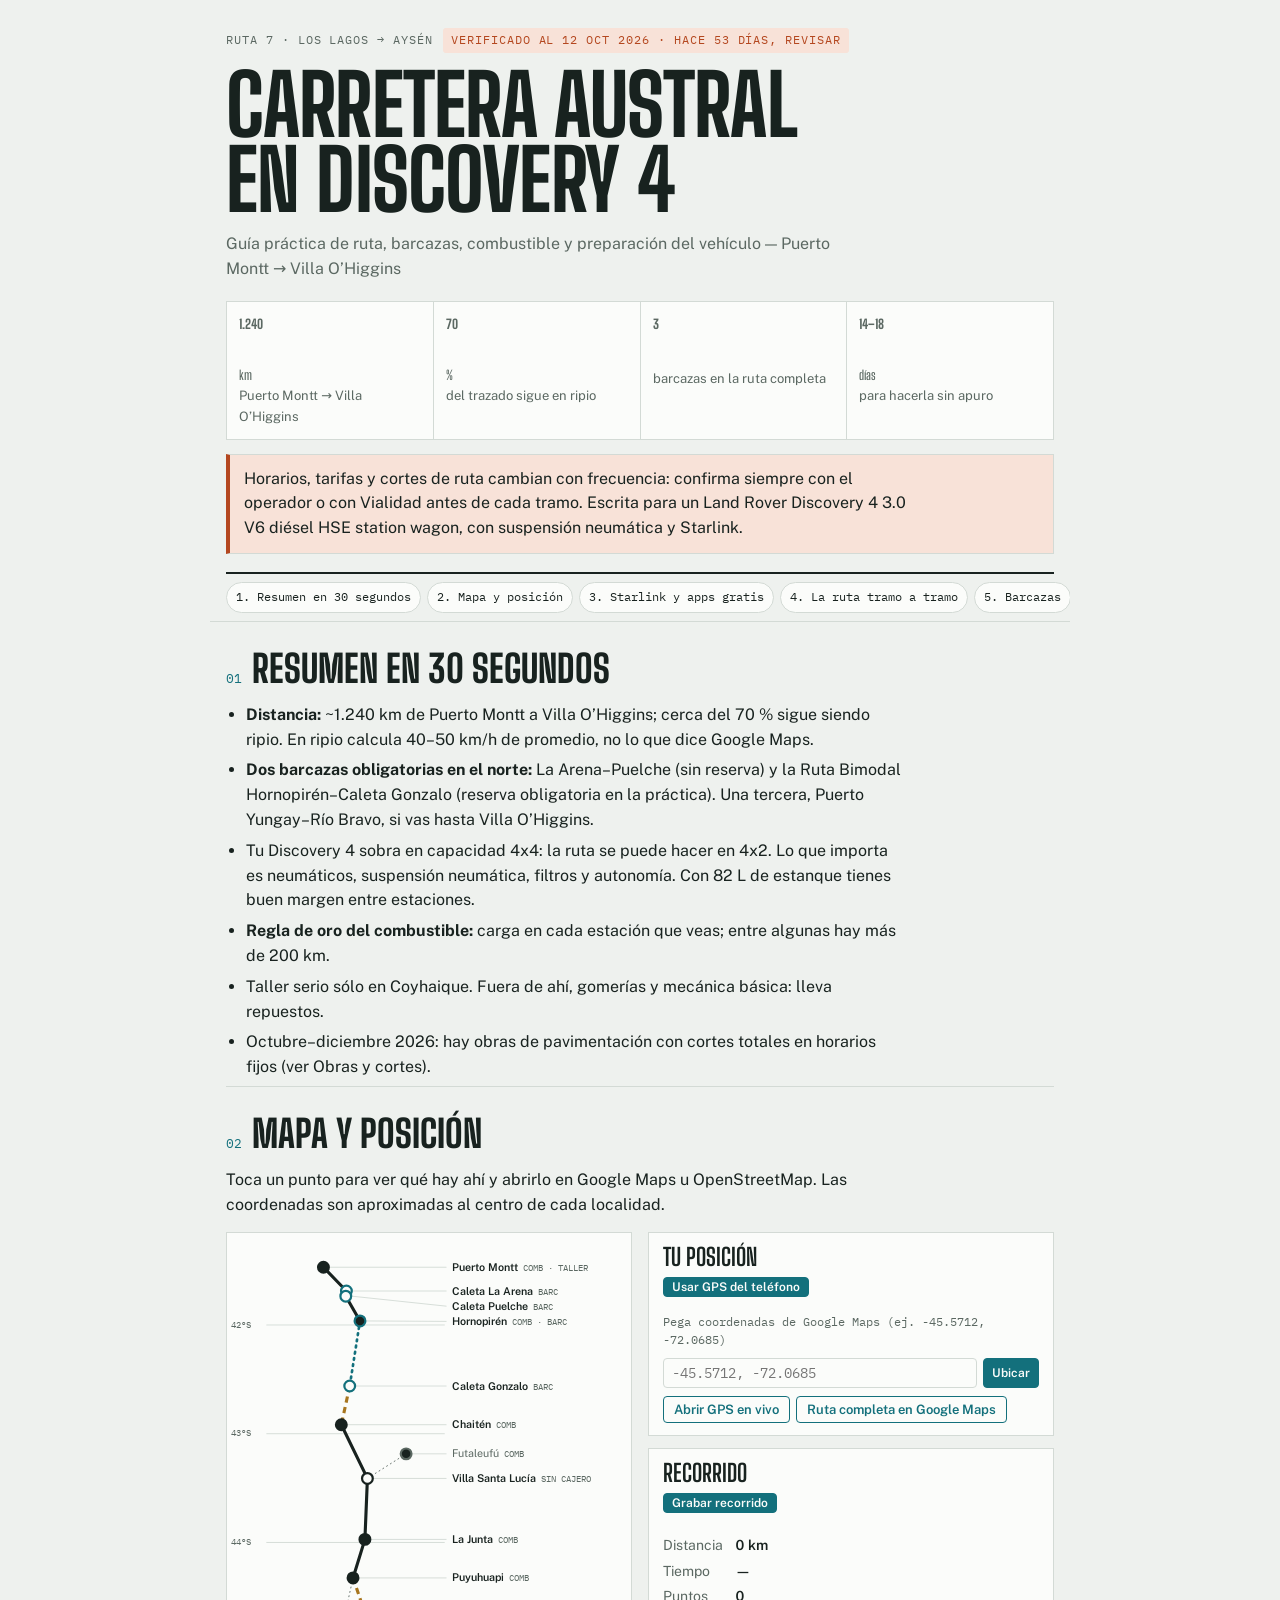
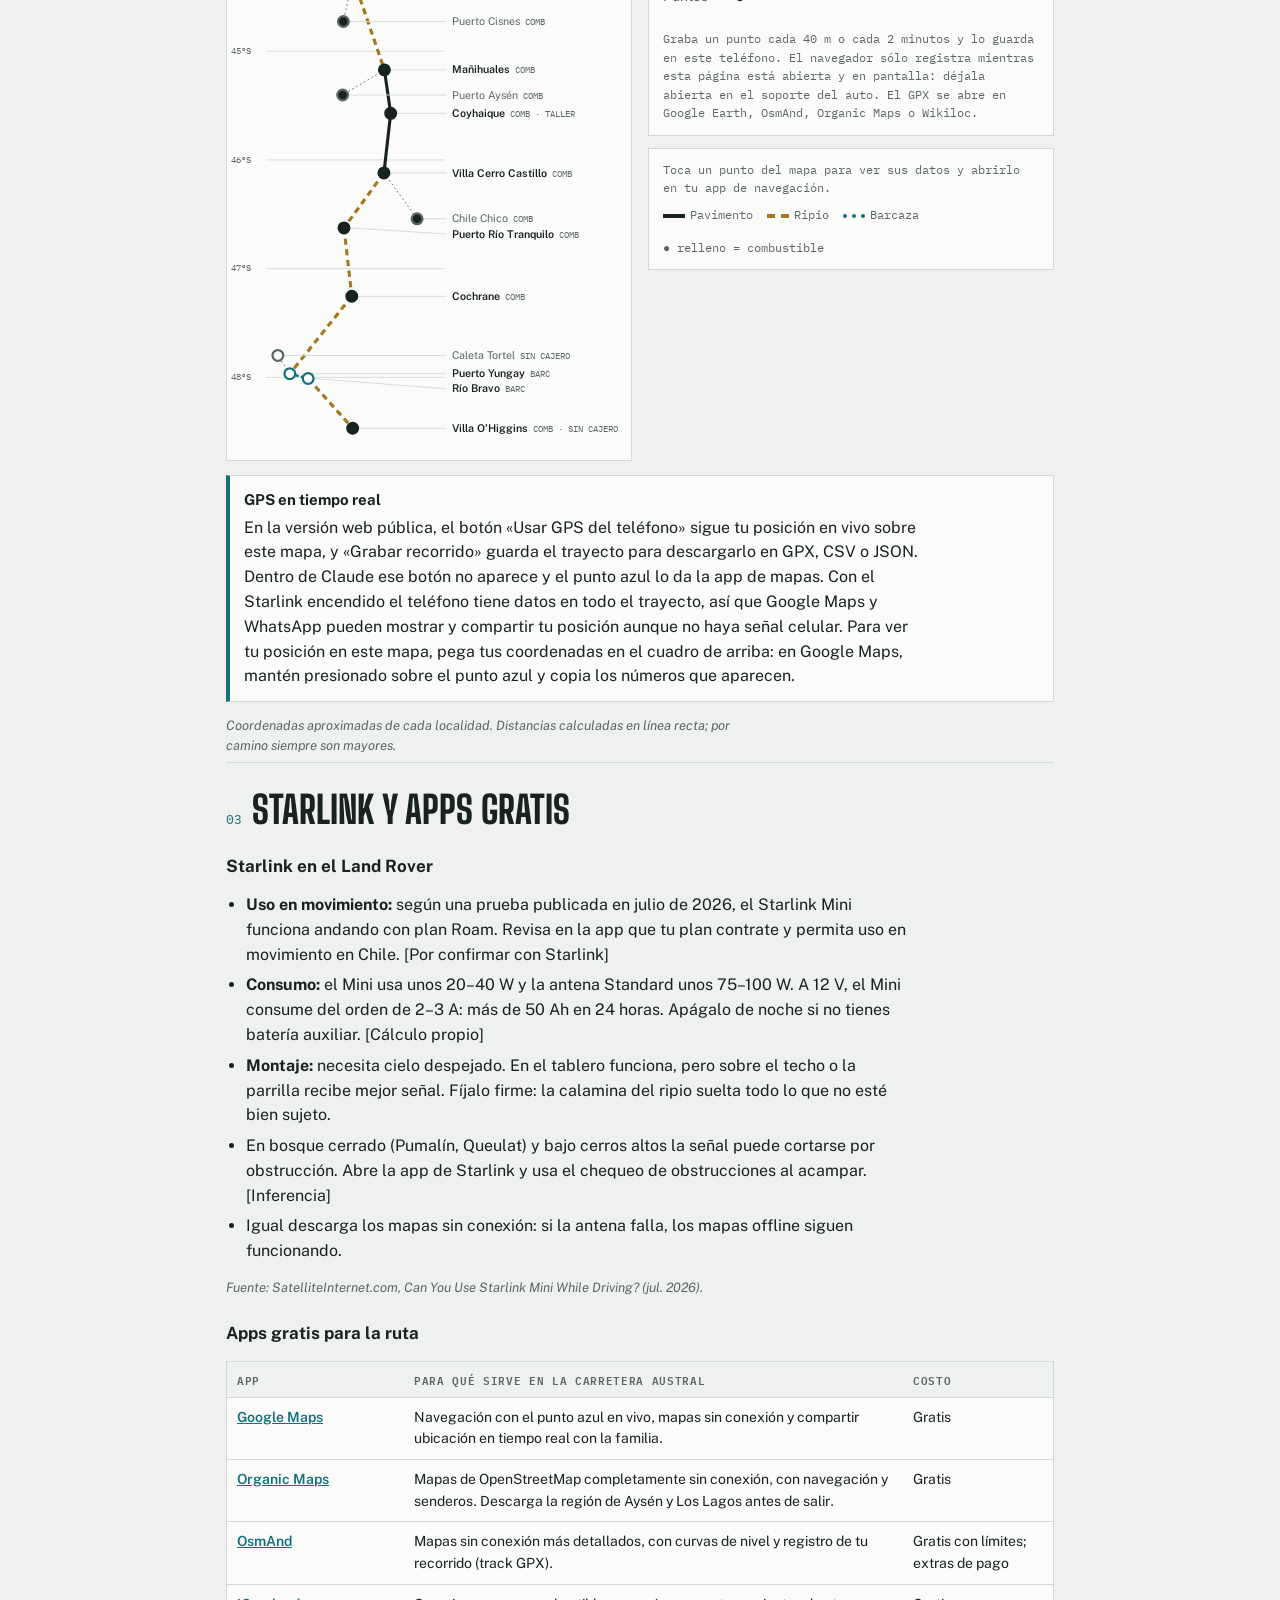
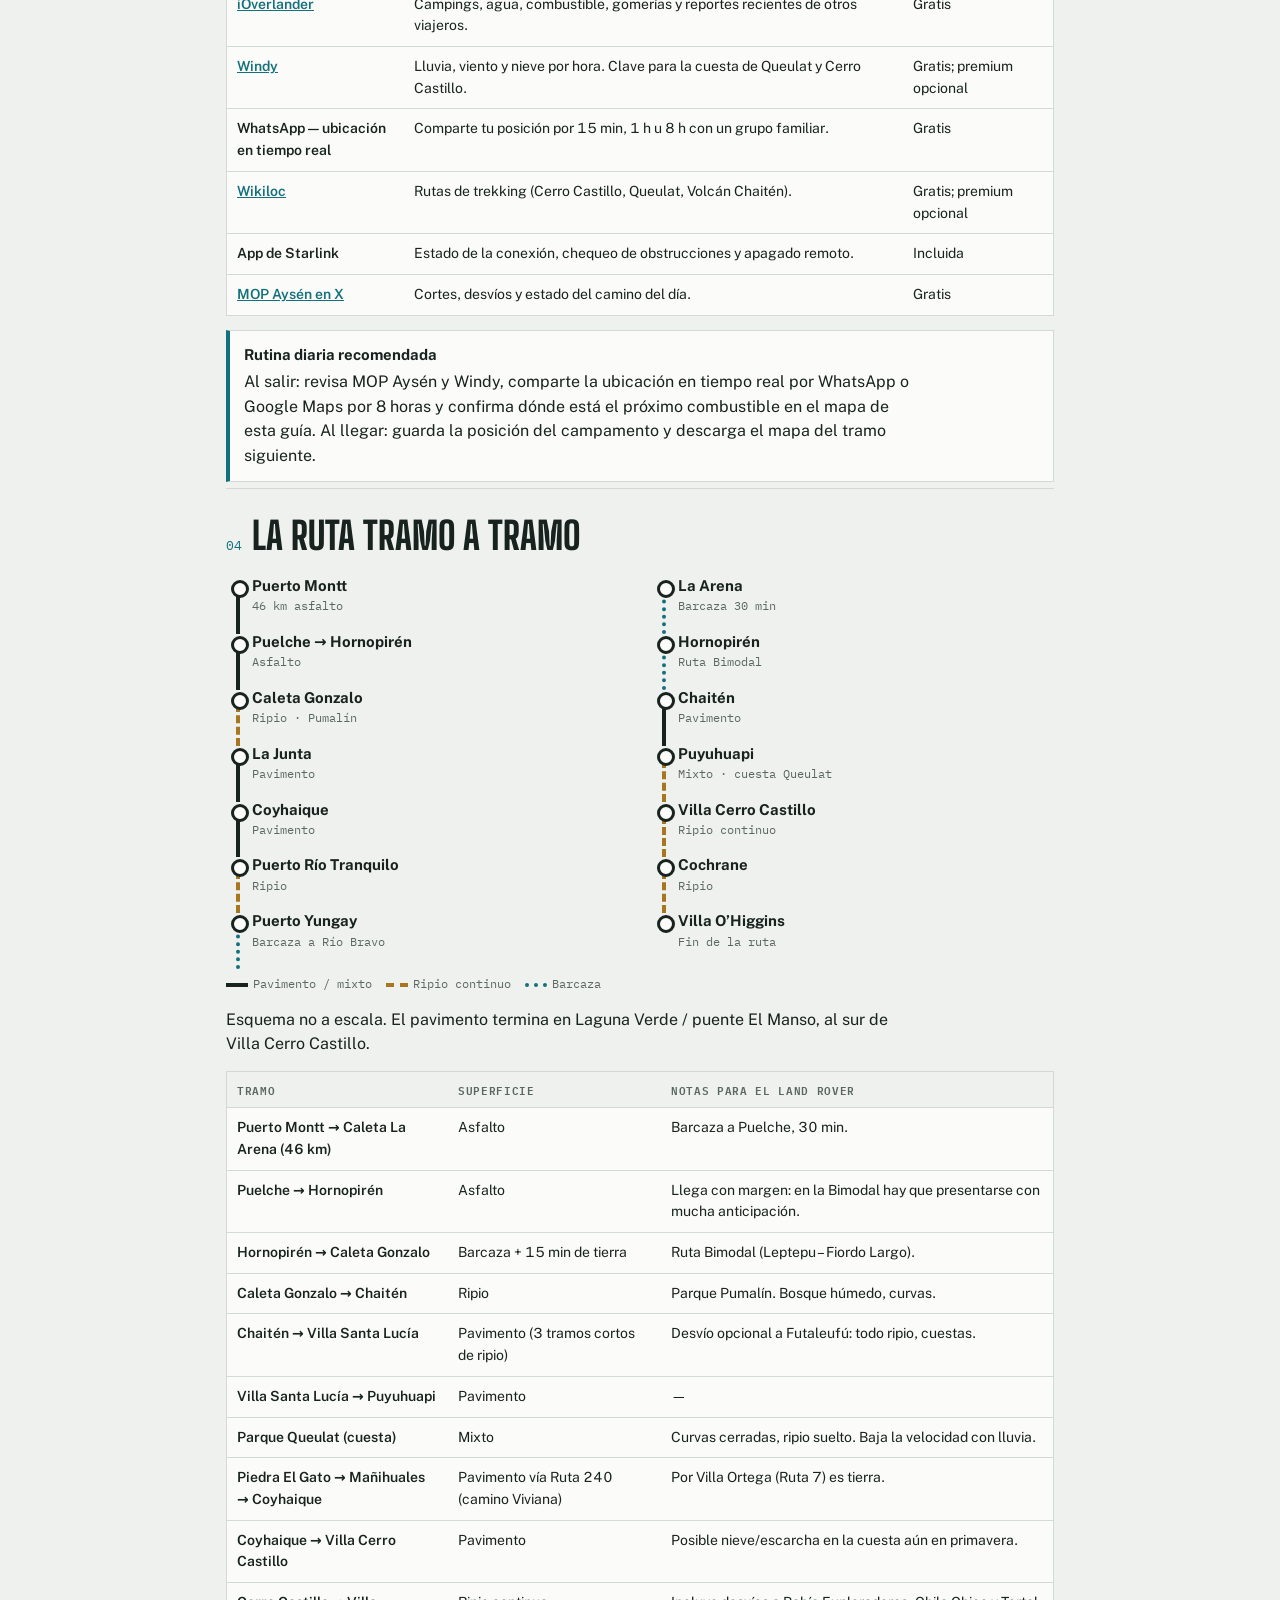
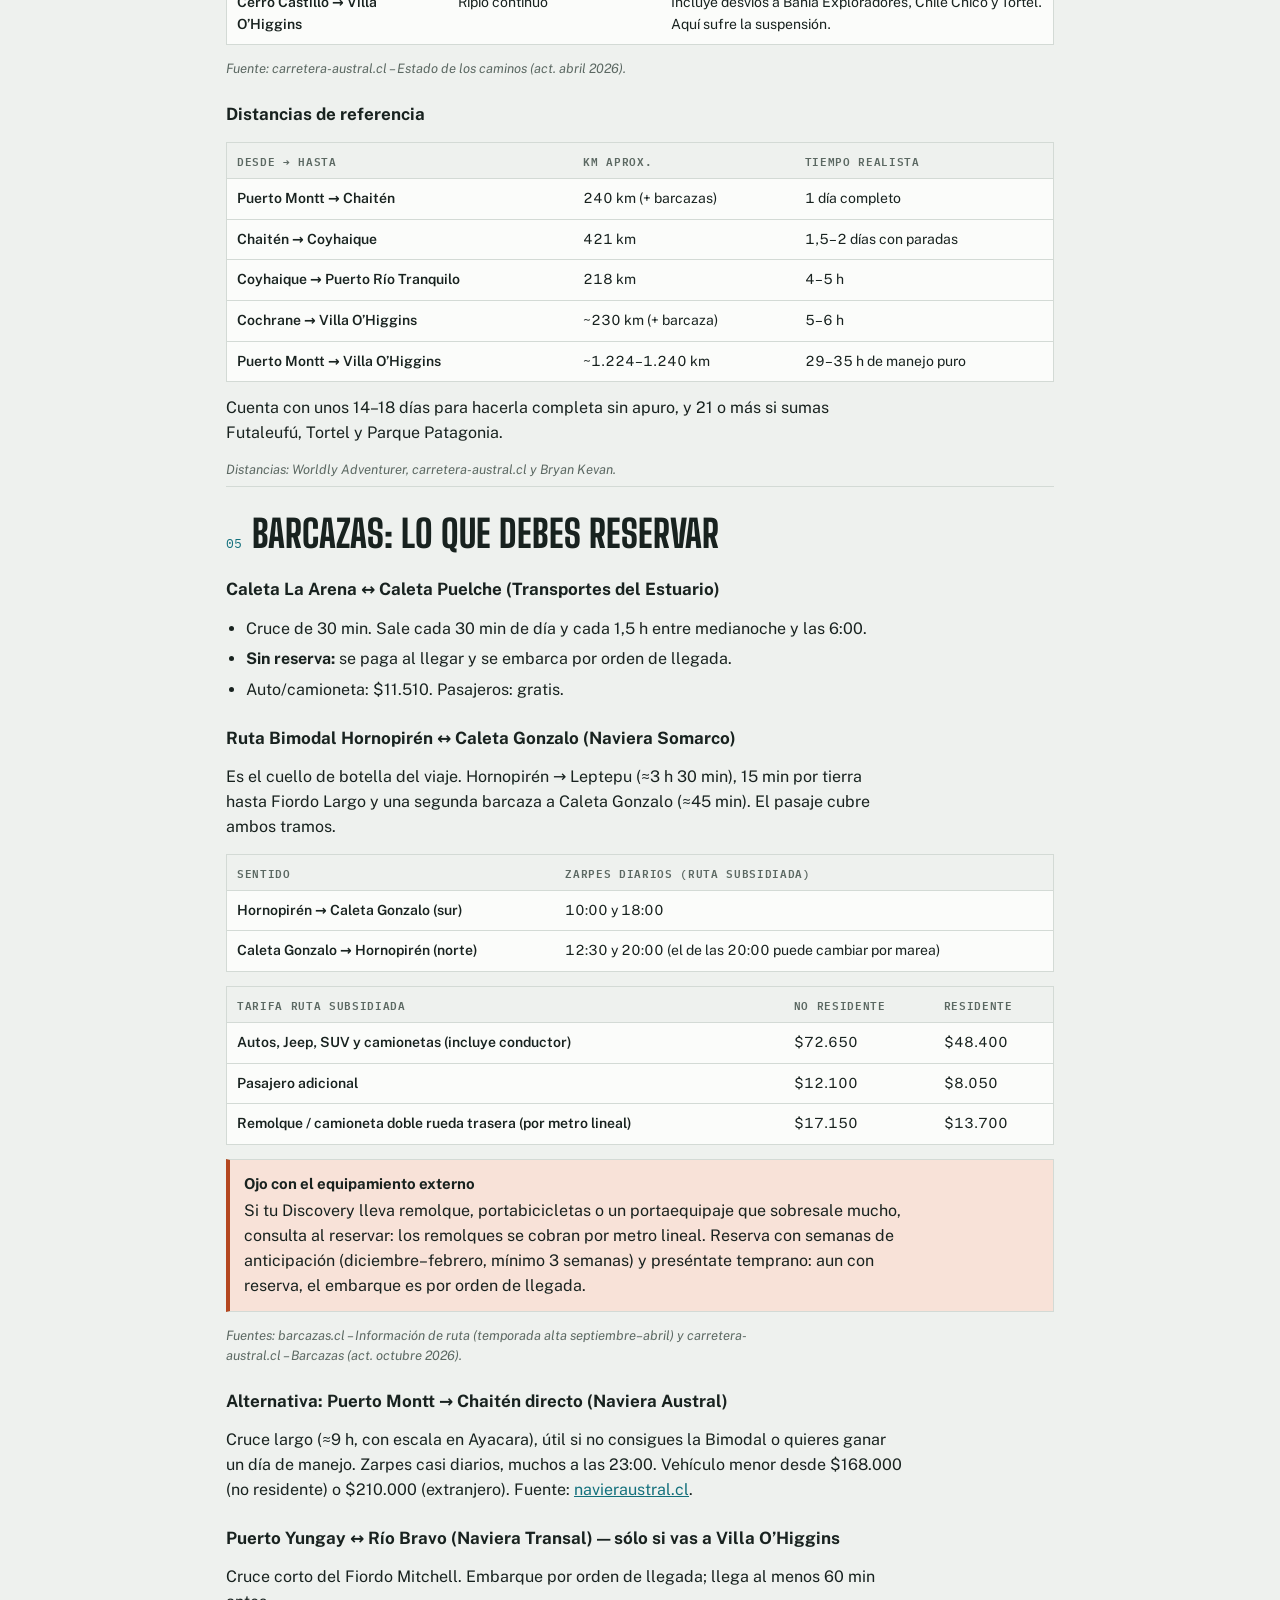
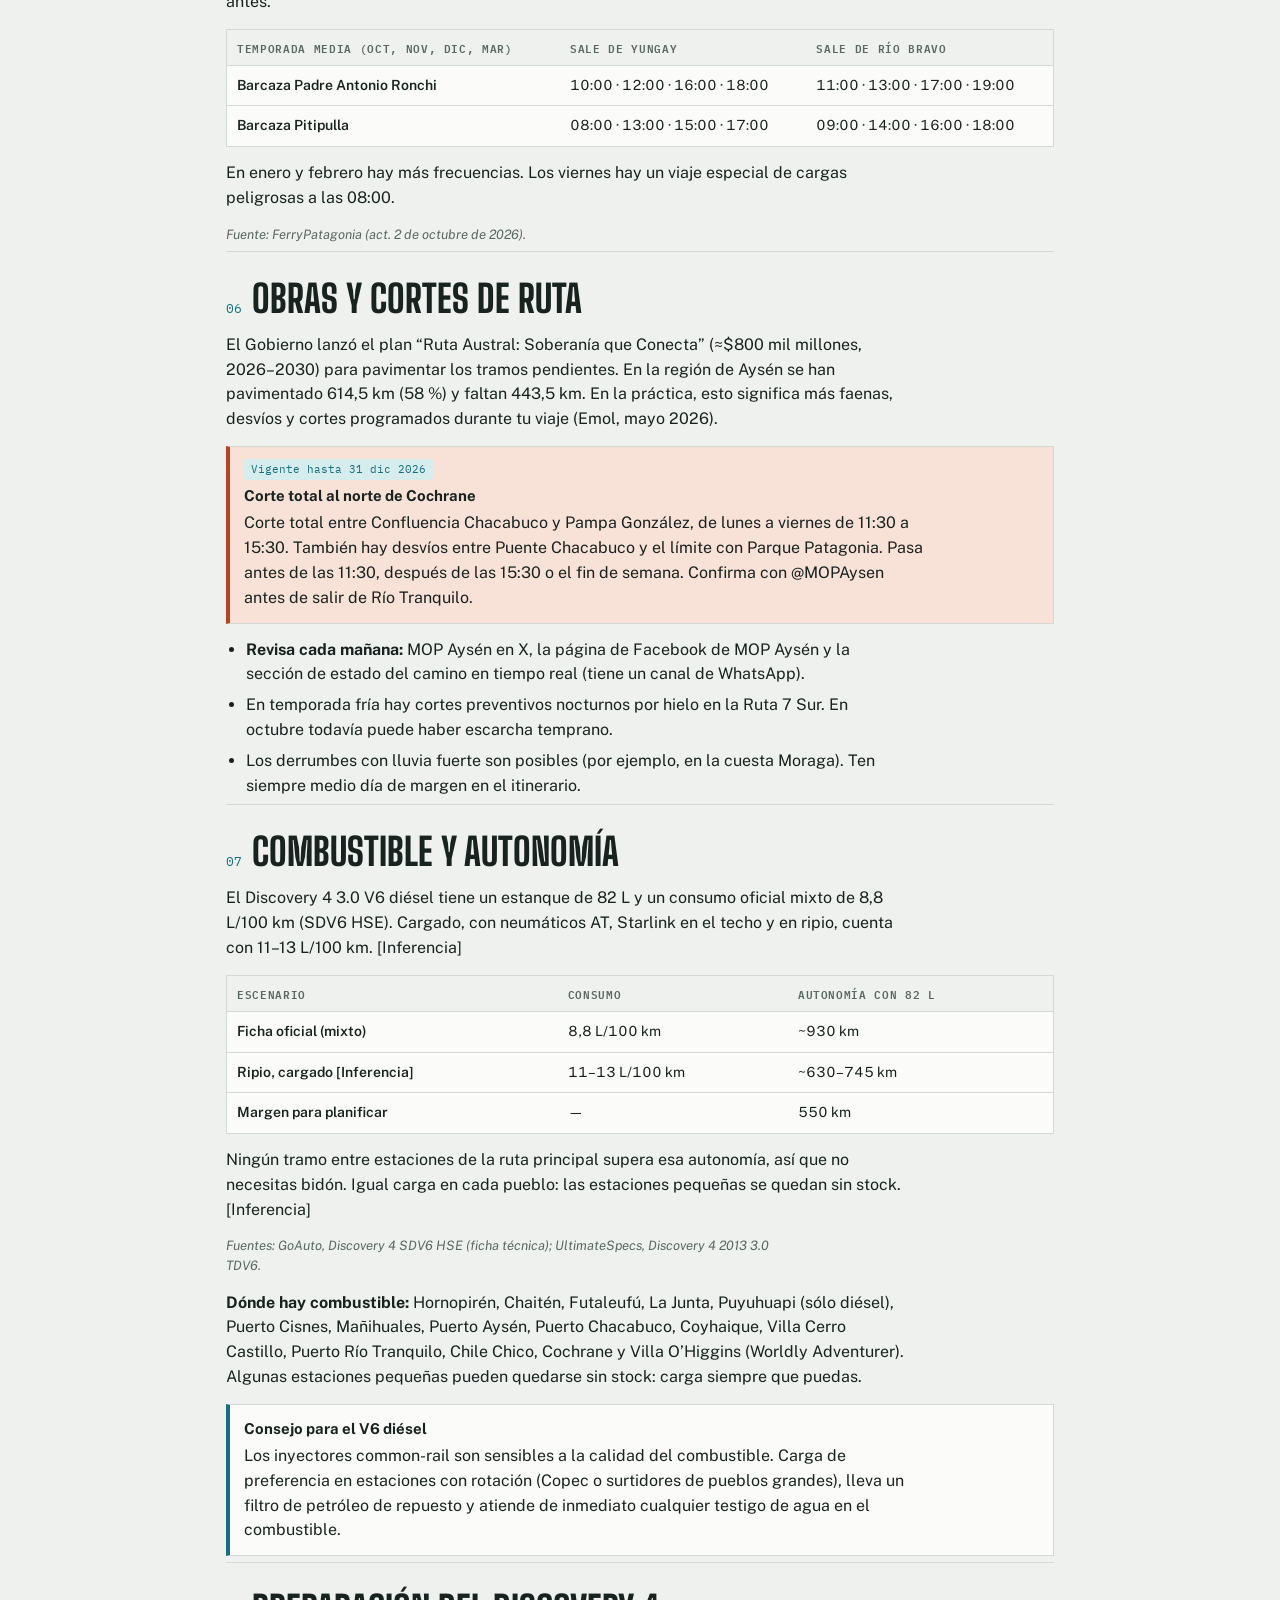
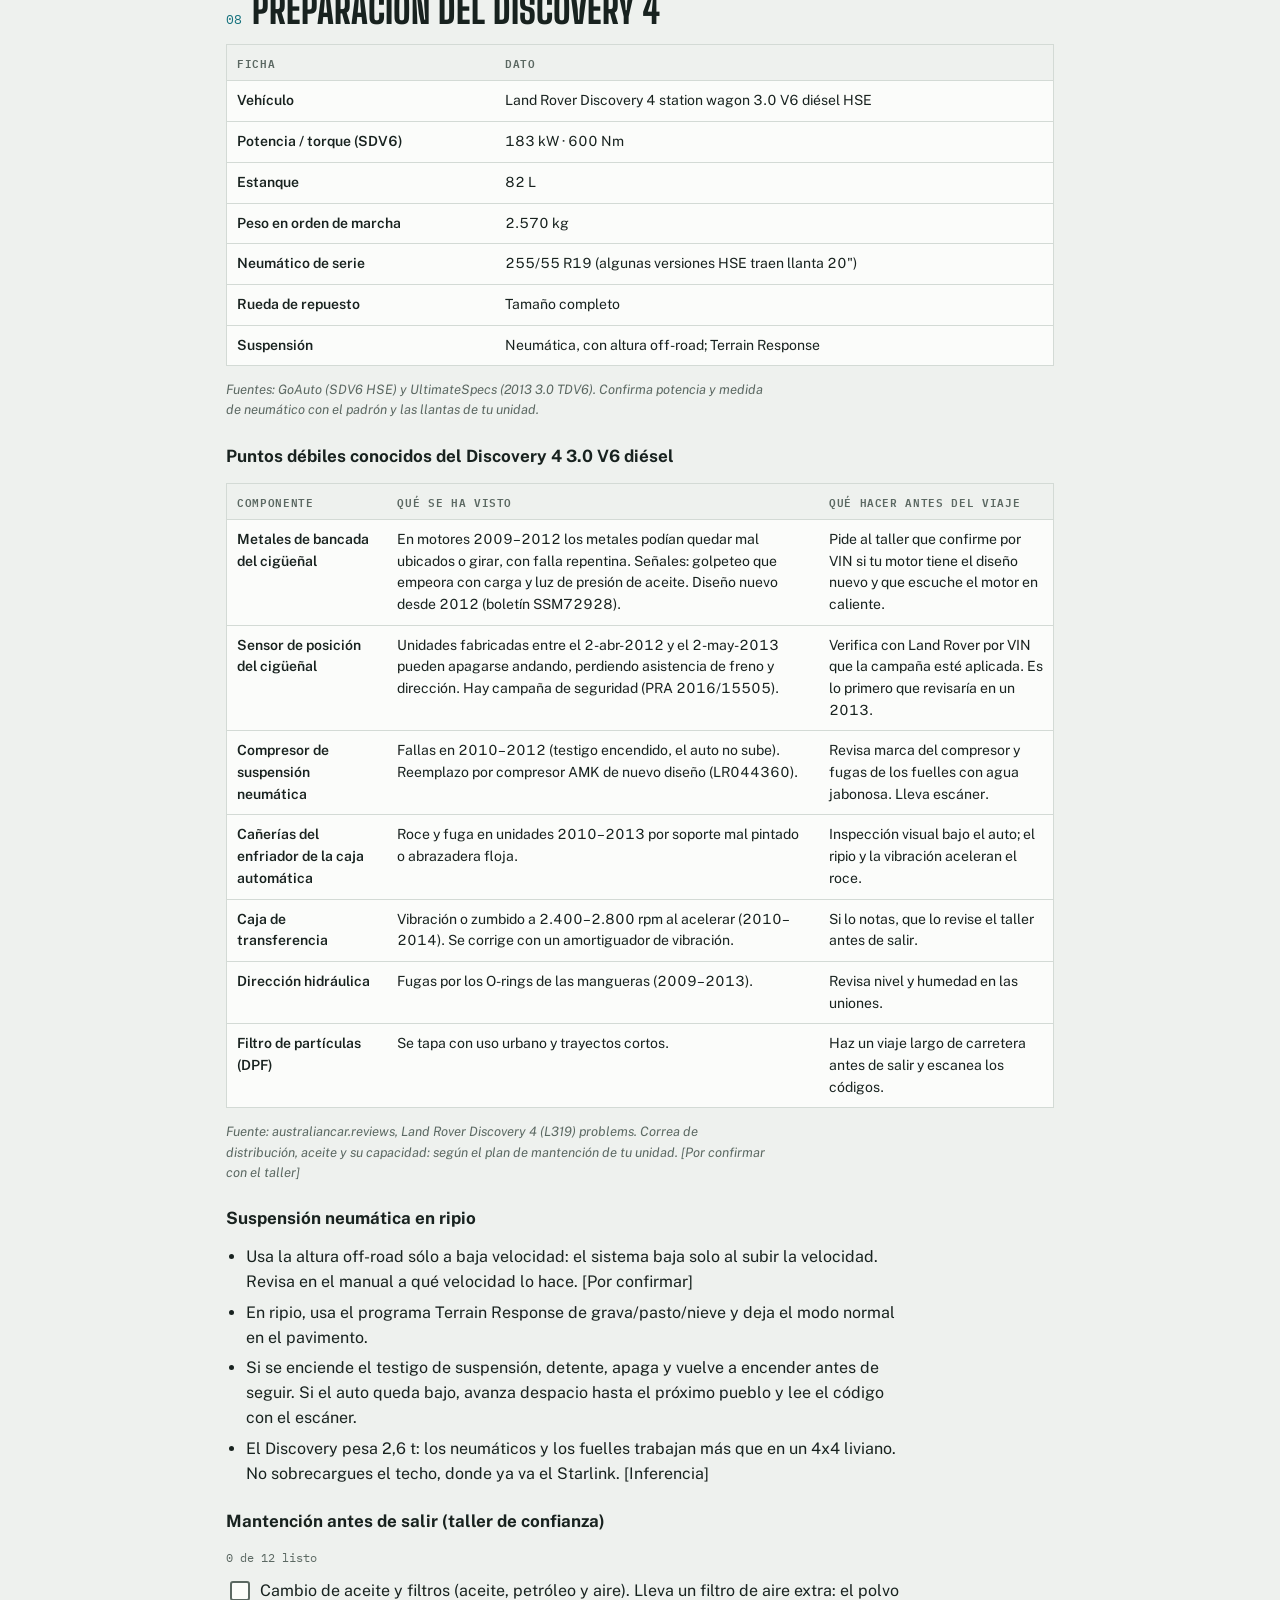
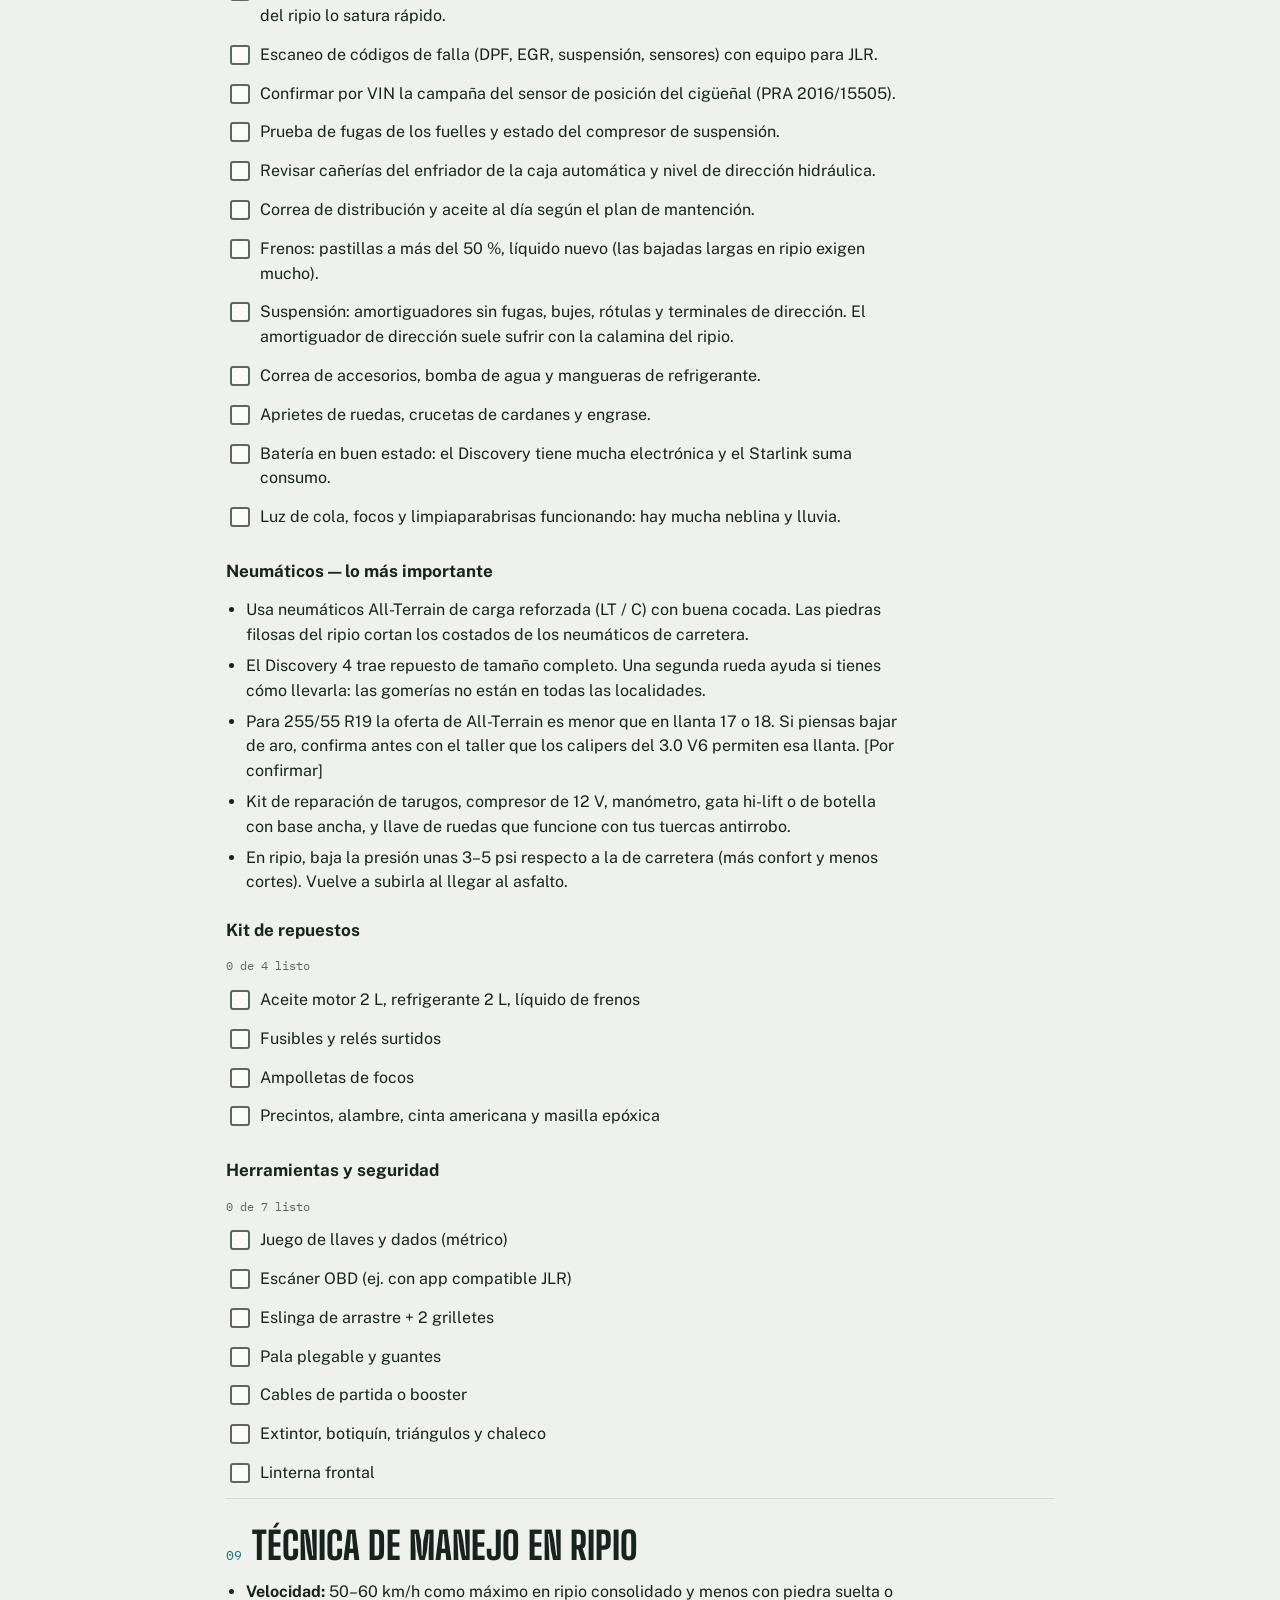
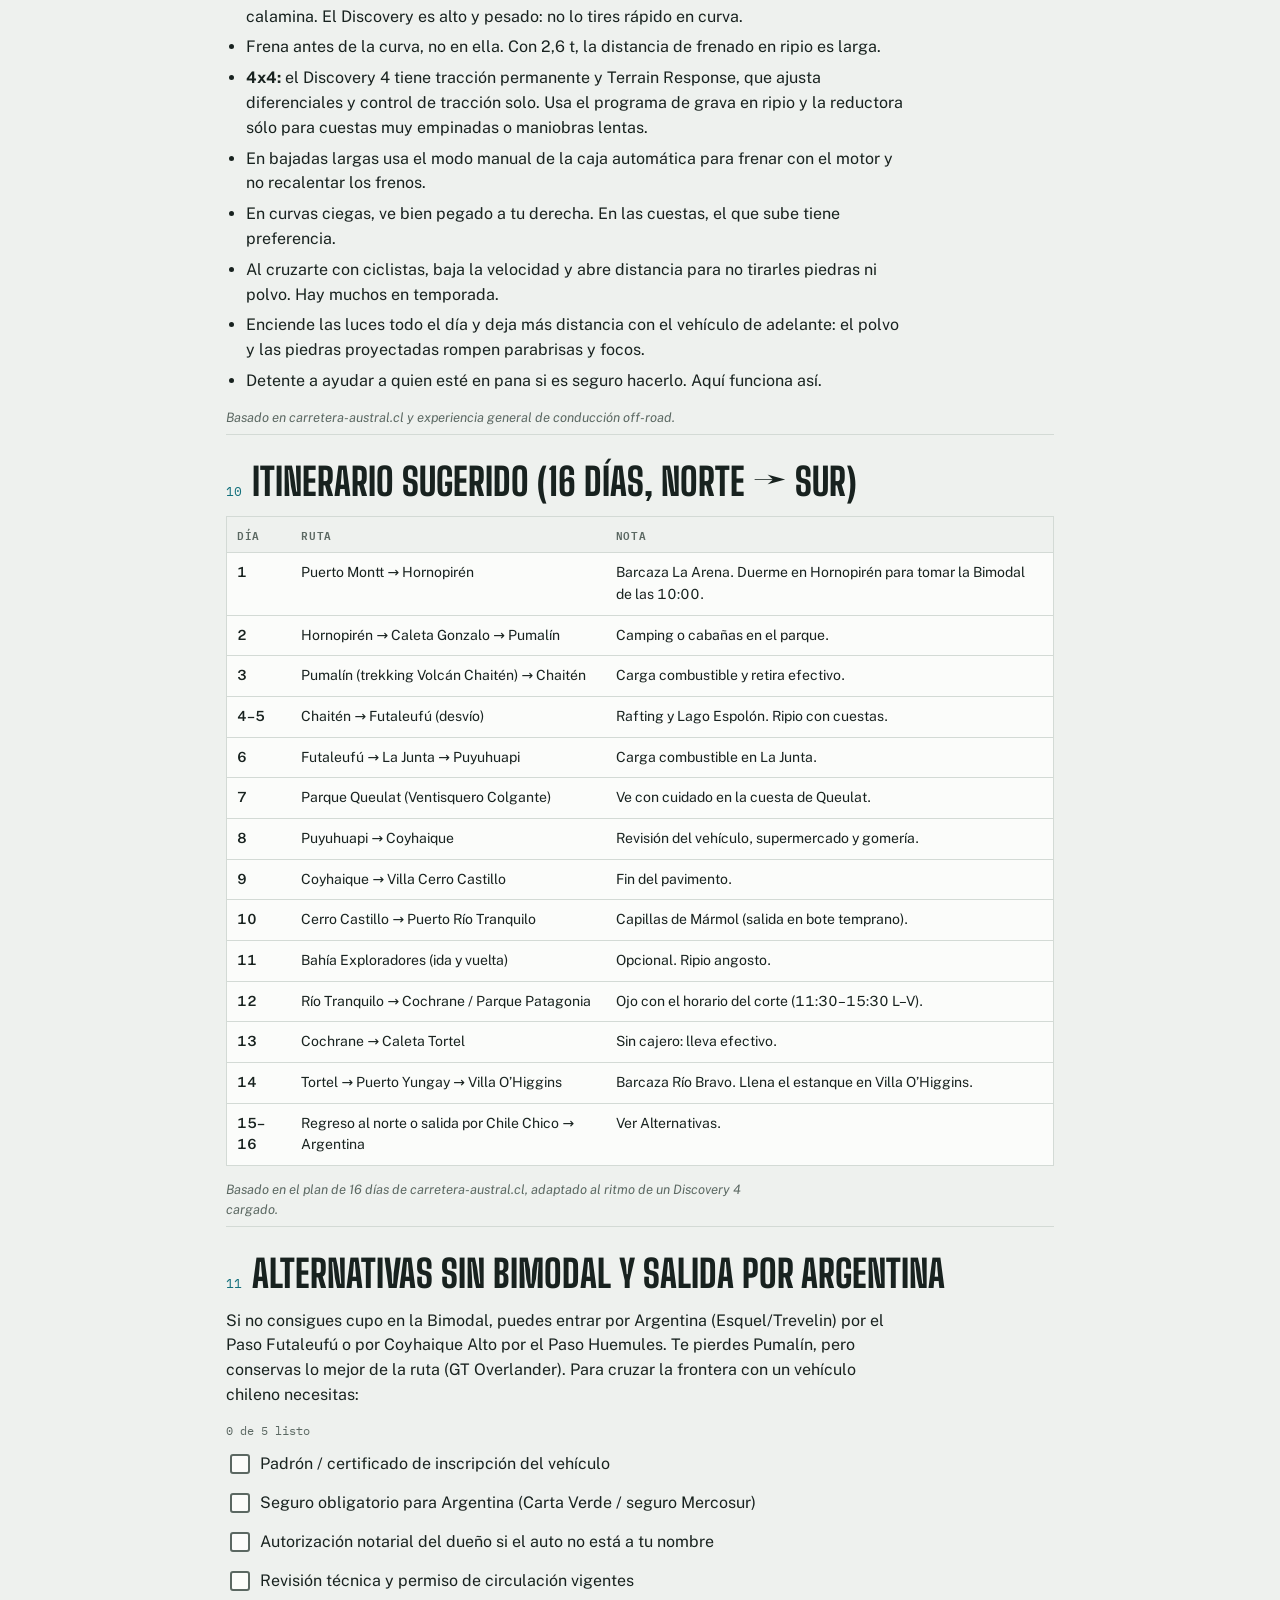
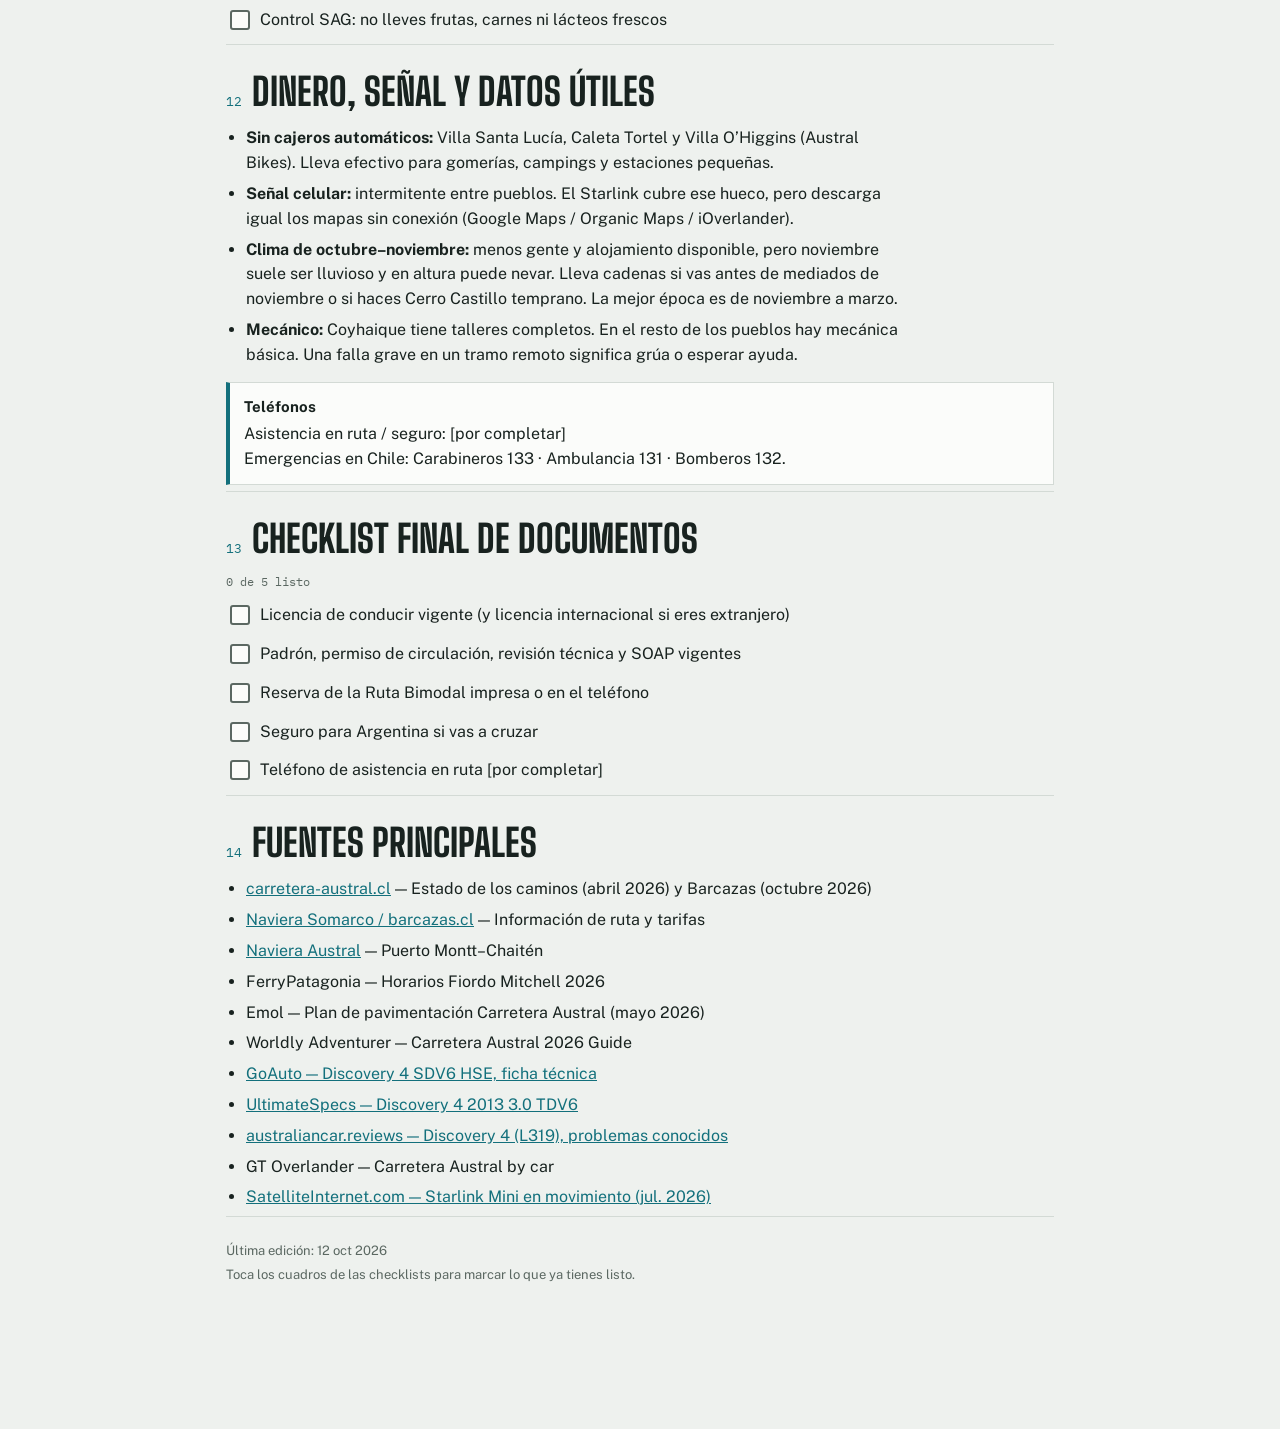
<file: carretera-austral/index.html>
<!doctype html>
<html lang="es">
<head>
<meta charset="utf-8">
<meta name="viewport" content="width=device-width,initial-scale=1,viewport-fit=cover">
<meta name="description" content="Guía Carretera Austral en Land Rover Discovery 4: mapa con GPS, grabación de recorrido, barcazas, cortes, combustible, Starlink y checklists.">
<title>Carretera Austral en Land Rover</title>
<link rel="stylesheet" href="https://fonts.googleapis.com/css2?family=Big+Shoulders+Display:wght@600;800&family=Public+Sans:ital,wght@0,400;0,600;0,700;1,400&family=IBM+Plex+Mono:wght@400;600&display=swap">
<style>:root{color-scheme:light;padding-top:env(safe-area-inset-top,0px);padding-bottom:env(safe-area-inset-bottom,0px)}body{margin:0}img{max-width:100%}[hidden]{display:none!important}</style>
</head>
<body>
<style id="app-css">
/* Layout: guía de ruta tipo "hoja de camino" — portada con cifras, índice fijo, secciones apiladas; mapa de tramos vertical */
:root{
  --bg:#eef1ee; --paper:#fbfcfa; --ink:#18221f; --muted:#5b6862; --line:#d3dad5;
  --lagoon:#13707c; --lagoon-soft:#d7ecec; --gravel:#a8761f; --gravel-soft:#f3e7cf;
  --warn:#b4471f; --warn-soft:#f8e2d8; --ok:#2f7a45; --ok-soft:#dcefe1;
  --f-display:"Big Shoulders Display","Arial Narrow",Impact,sans-serif;
  --f-body:"Public Sans",system-ui,-apple-system,"Segoe UI",sans-serif;
  --f-mono:"IBM Plex Mono",ui-monospace,Menlo,Consolas,monospace;
}
@media (prefers-color-scheme: dark){:root:not([data-theme="light"]){
  --bg:#0f1517; --paper:#162024; --ink:#e4ebe7; --muted:#97a69f; --line:#2b383b;
  --lagoon:#4cc0c9; --lagoon-soft:#16363a; --gravel:#d9a54a; --gravel-soft:#3a2f1b;
  --warn:#ef8a63; --warn-soft:#3d231a; --ok:#6cc487; --ok-soft:#1b3423; color-scheme:dark}}
:root[data-theme="dark"]{
  --bg:#0f1517; --paper:#162024; --ink:#e4ebe7; --muted:#97a69f; --line:#2b383b;
  --lagoon:#4cc0c9; --lagoon-soft:#16363a; --gravel:#d9a54a; --gravel-soft:#3a2f1b;
  --warn:#ef8a63; --warn-soft:#3d231a; --ok:#6cc487; --ok-soft:#1b3423; color-scheme:dark}
body{background:var(--bg);color:var(--ink);font-family:var(--f-body);font-size:16px;line-height:1.55}
*{box-sizing:border-box}
a{color:var(--lagoon)}
.wrap{max-width:860px;margin:0 auto;padding-inline:16px;padding-block:20px 120px}
header.hero{display:grid;gap:14px;padding-block:8px 18px;border-bottom:2px solid var(--ink)}
.eyebrow{font-family:var(--f-mono);font-size:12px;letter-spacing:.08em;text-transform:uppercase;color:var(--muted);display:flex;gap:10px;flex-wrap:wrap;align-items:center}
h1{font-family:var(--f-display);font-weight:800;font-size:clamp(44px,11vw,84px);line-height:.9;margin:0;letter-spacing:-.01em;text-transform:uppercase;text-wrap:balance}
.sub{color:var(--muted);margin:0;max-width:62ch}
.stats{display:grid;grid-template-columns:repeat(4,minmax(0,1fr));gap:1px;background:var(--line);border:1px solid var(--line);margin-top:6px}
.stat{background:var(--paper);padding:12px;min-width:0}
.stat b{font-family:var(--f-display);font-size:34px;line-height:1;font-weight:800;display:block;font-variant-numeric:tabular-nums}
.stat b small{font-size:16px;margin-left:3px;color:var(--muted);font-weight:600}
.stat span{font-size:13px;color:var(--muted);display:block;margin-top:4px}
@media (max-width:560px){.stats{grid-template-columns:repeat(2,minmax(0,1fr))}}
.verif{font-family:var(--f-mono);font-size:12px;padding:3px 8px;border-radius:3px;background:var(--ok-soft);color:var(--ok)}
.verif.old{background:var(--warn-soft);color:var(--warn)}
nav.toc{position:sticky;top:env(safe-area-inset-top,0px);z-index:5;background:var(--bg);border-bottom:1px solid var(--line);margin-inline:-16px;padding:8px 16px;display:flex;gap:6px;overflow-x:auto;scrollbar-width:none}
nav.toc a{flex:none;font-family:var(--f-mono);font-size:12px;text-decoration:none;color:var(--ink);border:1px solid var(--line);background:var(--paper);padding:5px 9px;border-radius:999px;white-space:nowrap}
nav.toc a:hover,nav.toc a:focus-visible{border-color:var(--lagoon);color:var(--lagoon);outline:none}
section.sec{padding-block:28px 6px;border-bottom:1px solid var(--line);scroll-margin-top:56px;display:grid;gap:14px}
.sec-head{display:flex;gap:10px;align-items:baseline}
.sec-num{font-family:var(--f-mono);font-size:13px;color:var(--lagoon);flex:none}
h2{font-family:var(--f-display);font-weight:800;font-size:clamp(28px,6vw,38px);line-height:1;margin:0;text-transform:uppercase;text-wrap:balance;flex:1;min-width:0}
h3{font-family:var(--f-body);font-size:17px;font-weight:700;margin:8px 0 0}
p{margin:0;max-width:68ch}
p.src{font-size:13px;color:var(--muted);font-style:italic}
ul.lst{margin:0;padding-left:20px;display:grid;gap:6px;max-width:68ch}
.tbl{overflow-x:auto;border:1px solid var(--line);background:var(--paper)}
table{border-collapse:collapse;width:100%;font-size:14px}
th{font-family:var(--f-mono);font-size:11px;letter-spacing:.06em;text-transform:uppercase;text-align:left;color:var(--muted);font-weight:600;background:var(--bg)}
th,td{padding:9px 10px;border-bottom:1px solid var(--line);vertical-align:top}
tr:last-child td{border-bottom:0}
td:first-child{font-weight:600}
.num{font-variant-numeric:tabular-nums}
.note{border:1px solid var(--line);border-left:4px solid var(--lagoon);background:var(--paper);padding:12px 14px;display:grid;gap:4px}
.note.warn{border-left-color:var(--warn);background:var(--warn-soft)}
.note strong.t{font-size:15px}
.badge{font-family:var(--f-mono);font-size:11px;padding:2px 7px;border-radius:3px;background:var(--lagoon-soft);color:var(--lagoon);justify-self:start}
.badge.exp{background:var(--warn);color:var(--paper)}
.checks{list-style:none;margin:0;padding:0;display:grid;gap:2px;max-width:68ch}
.checks li{display:flex;gap:10px;align-items:flex-start;padding:6px 4px;border-radius:4px}
.checks li:hover{background:var(--paper)}
.box{flex:none;width:20px;height:20px;margin-top:2px;border:2px solid var(--muted);border-radius:3px;background:var(--paper);cursor:pointer;display:grid;place-items:center;padding:0;color:var(--paper)}
.box[aria-checked="true"]{background:var(--ok);border-color:var(--ok)}
.box:focus-visible{outline:2px solid var(--lagoon);outline-offset:2px}
.checks li.done>.txt{color:var(--muted);text-decoration:line-through}
.prog{font-family:var(--f-mono);font-size:12px;color:var(--muted)}
/* mapa de tramos */
.route{list-style:none;margin:0;padding:4px 0;display:grid;grid-template-columns:repeat(2,minmax(0,1fr));column-gap:24px}
@media (max-width:560px){.route{grid-template-columns:1fr}}
.route li{position:relative;padding:0 0 14px 26px;min-width:0}
.route li::before{content:"";position:absolute;left:5px;top:6px;width:12px;height:12px;border-radius:50%;background:var(--paper);border:3px solid var(--ink);z-index:1}
.route li::after{content:"";position:absolute;left:10px;top:18px;bottom:-4px;border-left:4px solid var(--ink)}
.route li.k-gravel::after{border-left-style:dashed;border-left-color:var(--gravel)}
.route li.k-ferry::after{border-left:4px dotted var(--lagoon)}
.route li.k-end::after{display:none}
.route .stop{font-weight:700;font-size:15px}
.route .seg{font-size:12px;color:var(--muted);font-family:var(--f-mono)}
.legend{display:flex;flex-wrap:wrap;gap:14px;font-size:12px;color:var(--muted);font-family:var(--f-mono)}
.legend i{display:inline-block;width:22px;vertical-align:middle;margin-right:5px;border-top:4px solid var(--ink)}
.legend i.g{border-top:4px dashed var(--gravel)} .legend i.f{border-top:4px dotted var(--lagoon)}
footer.foot{padding-block:24px;font-size:13px;color:var(--muted);display:grid;gap:4px}
/* edición */
.tools{display:flex;gap:6px;flex-wrap:wrap}
button.btn{font:600 13px var(--f-body);border:1px solid var(--line);background:var(--paper);color:var(--ink);padding:6px 11px;border-radius:4px;cursor:pointer}
button.btn:hover{border-color:var(--ink)}
button.btn:focus-visible{outline:2px solid var(--lagoon);outline-offset:1px}
button.btn.pri{background:var(--lagoon);border-color:var(--lagoon);color:var(--paper)}
button.btn.danger{color:var(--warn)}
button.btn.sm{padding:2px 8px;font-size:12px}
.edit [data-k]{outline:1px dashed var(--line);outline-offset:2px;border-radius:2px;min-width:2ch;display:inline-block}
.edit [data-k]:focus{outline:2px solid var(--lagoon);background:var(--paper)}
.edit p[data-k],.edit h3[data-k],.edit .note [data-k]{display:block}
.blk{position:relative;display:grid;gap:6px}
.edit .blk{border:1px dashed var(--line);padding:8px;border-radius:4px}
.blk-tools{display:flex;gap:4px;flex-wrap:wrap;align-items:center;font-family:var(--f-mono);font-size:11px;color:var(--muted)}
.blk-tools .lbl{margin-right:auto;text-transform:uppercase;letter-spacing:.06em}
.addrow{display:flex;gap:6px;flex-wrap:wrap;align-items:center}
select.sel,input.inp{font:14px var(--f-body);padding:5px 8px;border:1px solid var(--line);border-radius:4px;background:var(--paper);color:var(--ink)}
.savebar{position:fixed;left:0;right:0;bottom:0;z-index:20;background:var(--ink);color:var(--bg);padding:10px 16px calc(10px + env(safe-area-inset-bottom,0px));display:flex;gap:10px;align-items:center;justify-content:center;flex-wrap:wrap;font-size:14px}
.savebar button.btn{background:var(--bg);color:var(--ink);border-color:var(--bg)}
.savebar button.btn.pri{background:var(--lagoon);color:var(--paper);border-color:var(--lagoon)}
.msg{font-size:13px}
.x{border:0;background:none;color:var(--muted);cursor:pointer;font-size:16px;line-height:1;padding:0 4px}
.x:hover{color:var(--warn)}
/* mapa geográfico */
.mapbox{display:grid;grid-template-columns:minmax(0,1fr) minmax(0,1fr);gap:16px;align-items:start}
@media (max-width:700px){.mapbox{grid-template-columns:1fr}}
.mapsvg{background:var(--paper);border:1px solid var(--line);min-width:0}
.mapsvg svg{display:block;width:100%;height:auto}
.mapsvg .grid{stroke:var(--line);stroke-width:1}
.mapsvg .glbl{fill:var(--muted);font:10px var(--f-mono)}
.mapsvg .seg-pave{stroke:var(--ink);stroke-width:3.5;fill:none;stroke-linecap:round}
.mapsvg .seg-gravel{stroke:var(--gravel);stroke-width:3.5;fill:none;stroke-dasharray:7 5}
.mapsvg .seg-ferry{stroke:var(--lagoon);stroke-width:3;fill:none;stroke-dasharray:2 5;stroke-linecap:round}
.mapsvg .side{stroke:var(--muted);stroke-width:1;fill:none;stroke-dasharray:2 3}
.mapsvg .lead{stroke:var(--line);stroke-width:1;fill:none}
.mapsvg .pt{cursor:pointer}
.mapsvg .pt circle{fill:var(--paper);stroke:var(--ink);stroke-width:2.5}
.mapsvg .pt.fuel circle{fill:var(--ink)}
.mapsvg .pt.ferry circle{stroke:var(--lagoon)}
.mapsvg .pt.off circle{stroke:var(--muted)}
.mapsvg .pt text{fill:var(--ink);font:600 12px var(--f-body)}
.mapsvg .pt.off text{fill:var(--muted);font-weight:400}
.mapsvg .pt text tspan.tg{fill:var(--muted);font:10px var(--f-mono)}
.mapsvg .pt.sel circle{stroke:var(--warn);stroke-width:4}
.mapsvg .pt.sel text{fill:var(--warn)}
.mapsvg .pt:focus-visible{outline:none}.mapsvg .pt:focus-visible circle{stroke:var(--lagoon);stroke-width:5}
.mapsvg .trk{stroke:var(--warn);stroke-width:2.5;fill:none;stroke-linejoin:round;stroke-linecap:round;opacity:.85}
.mapsvg .me{fill:var(--warn)} .mapsvg .me-ring{fill:none;stroke:var(--warn);stroke-width:2}
@media (prefers-reduced-motion:no-preference){.mapsvg .me-ring{animation:ping 1.8s ease-out infinite;transform-box:fill-box;transform-origin:center}}
@keyframes ping{0%{transform:scale(.6);opacity:1}100%{transform:scale(2.2);opacity:0}}
.side-panel{display:grid;gap:12px;min-width:0}
.card{background:var(--paper);border:1px solid var(--line);padding:12px 14px;display:grid;gap:8px}
.card h4{margin:0;font-family:var(--f-display);font-size:24px;text-transform:uppercase;line-height:1}
.card .coord{font:12px var(--f-mono);color:var(--muted)}
.links{display:flex;gap:6px;flex-wrap:wrap}
.links a{font:600 13px var(--f-body);text-decoration:none;border:1px solid var(--lagoon);color:var(--lagoon);padding:5px 10px;border-radius:4px}
.links a.pri{background:var(--lagoon);color:var(--paper)}
.posrow{display:flex;gap:6px;flex-wrap:wrap}
.posrow input{flex:1 1 180px;min-width:0;font-family:var(--f-mono)}
.kv{display:grid;grid-template-columns:auto minmax(0,1fr);gap:4px 12px;font-size:14px}
.kv dt{color:var(--muted)} .kv dd{margin:0;font-weight:600;font-variant-numeric:tabular-nums}
.err{color:var(--warn);font-size:13px}
@media (prefers-reduced-motion:no-preference){html{scroll-behavior:smooth}}
</style>
<div id="app"></div>
<script type="application/json" id="guide-data">
{"meta":{"titulo":"Carretera Austral en Discovery 4","subtitulo":"Guía práctica de ruta, barcazas, combustible y preparación del vehículo — Puerto Montt → Villa O’Higgins","verificado":"2026-10-12","editado":"2026-10-12","aviso":"Horarios, tarifas y cortes de ruta cambian con frecuencia: confirma siempre con el operador o con Vialidad antes de cada tramo. Escrita para un Land Rover Discovery 4 3.0 V6 diésel HSE station wagon, con suspensión neumática y Starlink.","stats":[{"v":"1.240","u":"km","l":"Puerto Montt → Villa O’Higgins"},{"v":"70","u":"%","l":"del trazado sigue en ripio"},{"v":"3","u":"","l":"barcazas en la ruta completa"},{"v":"14–18","u":"días","l":"para hacerla sin apuro"}]},
"secciones":[
{"id":"resumen","t":"Resumen en 30 segundos","b":[{"type":"list","items":["**Distancia:** ~1.240 km de Puerto Montt a Villa O’Higgins; cerca del 70 % sigue siendo ripio. En ripio calcula 40–50 km/h de promedio, no lo que dice Google Maps.","**Dos barcazas obligatorias en el norte:** La Arena–Puelche (sin reserva) y la Ruta Bimodal Hornopirén–Caleta Gonzalo (reserva obligatoria en la práctica). Una tercera, Puerto Yungay–Río Bravo, si vas hasta Villa O’Higgins.","Tu Discovery 4 sobra en capacidad 4x4: la ruta se puede hacer en 4x2. Lo que importa es neumáticos, suspensión neumática, filtros y autonomía. Con 82 L de estanque tienes buen margen entre estaciones.","**Regla de oro del combustible:** carga en cada estación que veas; entre algunas hay más de 200 km.","Taller serio sólo en Coyhaique. Fuera de ahí, gomerías y mecánica básica: lleva repuestos.","Octubre–diciembre 2026: hay obras de pavimentación con cortes totales en horarios fijos (ver Obras y cortes)."]}]},
{"id":"mapa","t":"Mapa y posición","b":[{"type":"p","text":"Toca un punto para ver qué hay ahí y abrirlo en Google Maps u OpenStreetMap. Las coordenadas son aproximadas al centro de cada localidad."},{"type":"map","pts":[{"n":"Puerto Montt","lat":"-41.469","lon":"-72.942","k":"pave","ruta":"si","tags":"combustible, taller"},{"n":"Caleta La Arena","lat":"-41.687","lon":"-72.643","k":"ferry","ruta":"si","tags":"barcaza"},{"n":"Caleta Puelche","lat":"-41.735","lon":"-72.651","k":"pave","ruta":"si","tags":"barcaza"},{"n":"Hornopirén","lat":"-41.963","lon":"-72.466","k":"ferry","ruta":"si","tags":"combustible, barcaza"},{"n":"Caleta Gonzalo","lat":"-42.561","lon":"-72.600","k":"gravel","ruta":"si","tags":"barcaza"},{"n":"Chaitén","lat":"-42.917","lon":"-72.709","k":"pave","ruta":"si","tags":"combustible"},{"n":"Villa Santa Lucía","lat":"-43.411","lon":"-72.370","k":"pave","ruta":"si","tags":"sin cajero"},{"n":"La Junta","lat":"-43.972","lon":"-72.403","k":"pave","ruta":"si","tags":"combustible"},{"n":"Puyuhuapi","lat":"-44.326","lon":"-72.557","k":"gravel","ruta":"si","tags":"combustible (sólo diésel)"},{"n":"Mañihuales","lat":"-45.172","lon":"-72.149","k":"pave","ruta":"si","tags":"combustible"},{"n":"Coyhaique","lat":"-45.571","lon":"-72.068","k":"pave","ruta":"si","tags":"combustible, taller"},{"n":"Villa Cerro Castillo","lat":"-46.120","lon":"-72.155","k":"gravel","ruta":"si","tags":"combustible"},{"n":"Puerto Río Tranquilo","lat":"-46.625","lon":"-72.674","k":"gravel","ruta":"si","tags":"combustible"},{"n":"Cochrane","lat":"-47.254","lon":"-72.573","k":"gravel","ruta":"si","tags":"combustible"},{"n":"Puerto Yungay","lat":"-47.966","lon":"-73.379","k":"ferry","ruta":"si","tags":"barcaza"},{"n":"Río Bravo","lat":"-48.010","lon":"-73.140","k":"gravel","ruta":"si","tags":"barcaza"},{"n":"Villa O’Higgins","lat":"-48.467","lon":"-72.562","k":"end","ruta":"si","tags":"combustible, sin cajero"},{"n":"Futaleufú","lat":"-43.185","lon":"-71.867","k":"end","ruta":"no","tags":"combustible"},{"n":"Puerto Cisnes","lat":"-44.727","lon":"-72.683","k":"end","ruta":"no","tags":"combustible"},{"n":"Puerto Aysén","lat":"-45.403","lon":"-72.692","k":"end","ruta":"no","tags":"combustible"},{"n":"Chile Chico","lat":"-46.541","lon":"-71.724","k":"end","ruta":"no","tags":"combustible"},{"n":"Caleta Tortel","lat":"-47.798","lon":"-73.534","k":"end","ruta":"no","tags":"sin cajero"}]},{"type":"note","tone":"info","title":"GPS en tiempo real","text":"En la versión web pública, el botón «Usar GPS del teléfono» sigue tu posición en vivo sobre este mapa, y «Grabar recorrido» guarda el trayecto para descargarlo en GPX, CSV o JSON. Dentro de Claude ese botón no aparece y el punto azul lo da la app de mapas. Con el Starlink encendido el teléfono tiene datos en todo el trayecto, así que Google Maps y WhatsApp pueden mostrar y compartir tu posición aunque no haya señal celular. Para ver tu posición en este mapa, pega tus coordenadas en el cuadro de arriba: en Google Maps, mantén presionado sobre el punto azul y copia los números que aparecen.","hasta":""},{"type":"src","text":"Coordenadas aproximadas de cada localidad. Distancias calculadas en línea recta; por camino siempre son mayores."}]},
{"id":"conectividad","t":"Starlink y apps gratis","b":[{"type":"h","text":"Starlink en el Land Rover"},{"type":"list","items":["**Uso en movimiento:** según una prueba publicada en julio de 2026, el Starlink Mini funciona andando con plan Roam. Revisa en la app que tu plan contrate y permita uso en movimiento en Chile. [Por confirmar con Starlink]","**Consumo:** el Mini usa unos 20–40 W y la antena Standard unos 75–100 W. A 12 V, el Mini consume del orden de 2–3 A: más de 50 Ah en 24 horas. Apágalo de noche si no tienes batería auxiliar. [Cálculo propio]","**Montaje:** necesita cielo despejado. En el tablero funciona, pero sobre el techo o la parrilla recibe mejor señal. Fíjalo firme: la calamina del ripio suelta todo lo que no esté bien sujeto.","En bosque cerrado (Pumalín, Queulat) y bajo cerros altos la señal puede cortarse por obstrucción. Abre la app de Starlink y usa el chequeo de obstrucciones al acampar. [Inferencia]","Igual descarga los mapas sin conexión: si la antena falla, los mapas offline siguen funcionando."]},{"type":"src","text":"Fuente: SatelliteInternet.com, Can You Use Starlink Mini While Driving? (jul. 2026)."},{"type":"h","text":"Apps gratis para la ruta"},{"type":"table","cols":["App","Para qué sirve en la Carretera Austral","Costo"],"rows":[["[Google Maps](https://maps.google.com)","Navegación con el punto azul en vivo, mapas sin conexión y compartir ubicación en tiempo real con la familia.","Gratis"],["[Organic Maps](https://organicmaps.app)","Mapas de OpenStreetMap completamente sin conexión, con navegación y senderos. Descarga la región de Aysén y Los Lagos antes de salir.","Gratis"],["[OsmAnd](https://osmand.net)","Mapas sin conexión más detallados, con curvas de nivel y registro de tu recorrido (track GPX).","Gratis con límites; extras de pago"],["[iOverlander](https://www.ioverlander.com)","Campings, agua, combustible, gomerías y reportes recientes de otros viajeros.","Gratis"],["[Windy](https://www.windy.com)","Lluvia, viento y nieve por hora. Clave para la cuesta de Queulat y Cerro Castillo.","Gratis; premium opcional"],["WhatsApp — ubicación en tiempo real","Comparte tu posición por 15 min, 1 h u 8 h con un grupo familiar.","Gratis"],["[Wikiloc](https://www.wikiloc.com)","Rutas de trekking (Cerro Castillo, Queulat, Volcán Chaitén).","Gratis; premium opcional"],["App de Starlink","Estado de la conexión, chequeo de obstrucciones y apagado remoto.","Incluida"],["[MOP Aysén en X](https://x.com/MOPAysen)","Cortes, desvíos y estado del camino del día.","Gratis"]]},{"type":"note","tone":"info","title":"Rutina diaria recomendada","text":"Al salir: revisa MOP Aysén y Windy, comparte la ubicación en tiempo real por WhatsApp o Google Maps por 8 horas y confirma dónde está el próximo combustible en el mapa de esta guía. Al llegar: guarda la posición del campamento y descarga el mapa del tramo siguiente.","hasta":""}]},
{"id":"ruta","t":"La ruta tramo a tramo","b":[{"type":"route","stops":[{"n":"Puerto Montt","s":"46 km asfalto","k":"pave"},{"n":"La Arena","s":"Barcaza 30 min","k":"ferry"},{"n":"Puelche → Hornopirén","s":"Asfalto","k":"pave"},{"n":"Hornopirén","s":"Ruta Bimodal","k":"ferry"},{"n":"Caleta Gonzalo","s":"Ripio · Pumalín","k":"gravel"},{"n":"Chaitén","s":"Pavimento","k":"pave"},{"n":"La Junta","s":"Pavimento","k":"pave"},{"n":"Puyuhuapi","s":"Mixto · cuesta Queulat","k":"gravel"},{"n":"Coyhaique","s":"Pavimento","k":"pave"},{"n":"Villa Cerro Castillo","s":"Ripio continuo","k":"gravel"},{"n":"Puerto Río Tranquilo","s":"Ripio","k":"gravel"},{"n":"Cochrane","s":"Ripio","k":"gravel"},{"n":"Puerto Yungay","s":"Barcaza a Río Bravo","k":"ferry"},{"n":"Villa O’Higgins","s":"Fin de la ruta","k":"end"}]},{"type":"p","text":"Esquema no a escala. El pavimento termina en Laguna Verde / puente El Manso, al sur de Villa Cerro Castillo."},{"type":"table","cols":["Tramo","Superficie","Notas para el Land Rover"],"rows":[["Puerto Montt → Caleta La Arena (46 km)","Asfalto","Barcaza a Puelche, 30 min."],["Puelche → Hornopirén","Asfalto","Llega con margen: en la Bimodal hay que presentarse con mucha anticipación."],["Hornopirén → Caleta Gonzalo","Barcaza + 15 min de tierra","Ruta Bimodal (Leptepu – Fiordo Largo)."],["Caleta Gonzalo → Chaitén","Ripio","Parque Pumalín. Bosque húmedo, curvas."],["Chaitén → Villa Santa Lucía","Pavimento (3 tramos cortos de ripio)","Desvío opcional a Futaleufú: todo ripio, cuestas."],["Villa Santa Lucía → Puyuhuapi","Pavimento","—"],["Parque Queulat (cuesta)","Mixto","Curvas cerradas, ripio suelto. Baja la velocidad con lluvia."],["Piedra El Gato → Mañihuales → Coyhaique","Pavimento vía Ruta 240 (camino Viviana)","Por Villa Ortega (Ruta 7) es tierra."],["Coyhaique → Villa Cerro Castillo","Pavimento","Posible nieve/escarcha en la cuesta aún en primavera."],["Cerro Castillo → Villa O’Higgins","Ripio continuo","Incluye desvíos a Bahía Exploradores, Chile Chico y Tortel. Aquí sufre la suspensión."]]},{"type":"src","text":"Fuente: carretera-austral.cl – Estado de los caminos (act. abril 2026)."},{"type":"h","text":"Distancias de referencia"},{"type":"table","cols":["Desde → Hasta","Km aprox.","Tiempo realista"],"rows":[["Puerto Montt → Chaitén","240 km (+ barcazas)","1 día completo"],["Chaitén → Coyhaique","421 km","1,5–2 días con paradas"],["Coyhaique → Puerto Río Tranquilo","218 km","4–5 h"],["Cochrane → Villa O’Higgins","~230 km (+ barcaza)","5–6 h"],["Puerto Montt → Villa O’Higgins","~1.224–1.240 km","29–35 h de manejo puro"]]},{"type":"p","text":"Cuenta con unos 14–18 días para hacerla completa sin apuro, y 21 o más si sumas Futaleufú, Tortel y Parque Patagonia."},{"type":"src","text":"Distancias: Worldly Adventurer, carretera-austral.cl y Bryan Kevan."}]},
{"id":"barcazas","t":"Barcazas: lo que debes reservar","b":[{"type":"h","text":"Caleta La Arena ↔ Caleta Puelche (Transportes del Estuario)"},{"type":"list","items":["Cruce de 30 min. Sale cada 30 min de día y cada 1,5 h entre medianoche y las 6:00.","**Sin reserva:** se paga al llegar y se embarca por orden de llegada.","Auto/camioneta: $11.510. Pasajeros: gratis."]},{"type":"h","text":"Ruta Bimodal Hornopirén ↔ Caleta Gonzalo (Naviera Somarco)"},{"type":"p","text":"Es el cuello de botella del viaje. Hornopirén → Leptepu (≈3 h 30 min), 15 min por tierra hasta Fiordo Largo y una segunda barcaza a Caleta Gonzalo (≈45 min). El pasaje cubre ambos tramos."},{"type":"table","cols":["Sentido","Zarpes diarios (ruta subsidiada)"],"rows":[["Hornopirén → Caleta Gonzalo (sur)","10:00 y 18:00"],["Caleta Gonzalo → Hornopirén (norte)","12:30 y 20:00 (el de las 20:00 puede cambiar por marea)"]]},{"type":"table","cols":["Tarifa ruta subsidiada","No residente","Residente"],"rows":[["Autos, Jeep, SUV y camionetas (incluye conductor)","$72.650","$48.400"],["Pasajero adicional","$12.100","$8.050"],["Remolque / camioneta doble rueda trasera (por metro lineal)","$17.150","$13.700"]]},{"type":"note","tone":"warn","title":"Ojo con el equipamiento externo","text":"Si tu Discovery lleva remolque, portabicicletas o un portaequipaje que sobresale mucho, consulta al reservar: los remolques se cobran por metro lineal. Reserva con semanas de anticipación (diciembre–febrero, mínimo 3 semanas) y preséntate temprano: aun con reserva, el embarque es por orden de llegada.","hasta":""},{"type":"src","text":"Fuentes: barcazas.cl – Información de ruta (temporada alta septiembre–abril) y carretera-austral.cl – Barcazas (act. octubre 2026)."},{"type":"h","text":"Alternativa: Puerto Montt → Chaitén directo (Naviera Austral)"},{"type":"p","text":"Cruce largo (≈9 h, con escala en Ayacara), útil si no consigues la Bimodal o quieres ganar un día de manejo. Zarpes casi diarios, muchos a las 23:00. Vehículo menor desde $168.000 (no residente) o $210.000 (extranjero). Fuente: [navieraustral.cl](https://www.navieraustral.cl)."},{"type":"h","text":"Puerto Yungay ↔ Río Bravo (Naviera Transal) — sólo si vas a Villa O’Higgins"},{"type":"p","text":"Cruce corto del Fiordo Mitchell. Embarque por orden de llegada; llega al menos 60 min antes."},{"type":"table","cols":["Temporada media (oct, nov, dic, mar)","Sale de Yungay","Sale de Río Bravo"],"rows":[["Barcaza Padre Antonio Ronchi","10:00 · 12:00 · 16:00 · 18:00","11:00 · 13:00 · 17:00 · 19:00"],["Barcaza Pitipulla","08:00 · 13:00 · 15:00 · 17:00","09:00 · 14:00 · 16:00 · 18:00"]]},{"type":"p","text":"En enero y febrero hay más frecuencias. Los viernes hay un viaje especial de cargas peligrosas a las 08:00."},{"type":"src","text":"Fuente: FerryPatagonia (act. 2 de octubre de 2026)."}]},
{"id":"cortes","t":"Obras y cortes de ruta","b":[{"type":"p","text":"El Gobierno lanzó el plan “Ruta Austral: Soberanía que Conecta” (≈$800 mil millones, 2026–2030) para pavimentar los tramos pendientes. En la región de Aysén se han pavimentado 614,5 km (58 %) y faltan 443,5 km. En la práctica, esto significa más faenas, desvíos y cortes programados durante tu viaje (Emol, mayo 2026)."},{"type":"note","tone":"warn","title":"Corte total al norte de Cochrane","text":"Corte total entre Confluencia Chacabuco y Pampa González, de lunes a viernes de 11:30 a 15:30. También hay desvíos entre Puente Chacabuco y el límite con Parque Patagonia. Pasa antes de las 11:30, después de las 15:30 o el fin de semana. Confirma con @MOPAysen antes de salir de Río Tranquilo.","hasta":"2026-12-31"},{"type":"list","items":["**Revisa cada mañana:** MOP Aysén en X, la página de Facebook de MOP Aysén y la sección de estado del camino en tiempo real (tiene un canal de WhatsApp).","En temporada fría hay cortes preventivos nocturnos por hielo en la Ruta 7 Sur. En octubre todavía puede haber escarcha temprano.","Los derrumbes con lluvia fuerte son posibles (por ejemplo, en la cuesta Moraga). Ten siempre medio día de margen en el itinerario."]}]},
{"id":"combustible","t":"Combustible y autonomía","b":[{"type":"p","text":"El Discovery 4 3.0 V6 diésel tiene un estanque de 82 L y un consumo oficial mixto de 8,8 L/100 km (SDV6 HSE). Cargado, con neumáticos AT, Starlink en el techo y en ripio, cuenta con 11–13 L/100 km. [Inferencia]"},{"type":"table","cols":["Escenario","Consumo","Autonomía con 82 L"],"rows":[["Ficha oficial (mixto)","8,8 L/100 km","~930 km"],["Ripio, cargado [Inferencia]","11–13 L/100 km","~630–745 km"],["Margen para planificar","—","550 km"]]},{"type":"p","text":"Ningún tramo entre estaciones de la ruta principal supera esa autonomía, así que no necesitas bidón. Igual carga en cada pueblo: las estaciones pequeñas se quedan sin stock. [Inferencia]"},{"type":"src","text":"Fuentes: GoAuto, Discovery 4 SDV6 HSE (ficha técnica); UltimateSpecs, Discovery 4 2013 3.0 TDV6."},{"type":"p","text":"**Dónde hay combustible:** Hornopirén, Chaitén, Futaleufú, La Junta, Puyuhuapi (sólo diésel), Puerto Cisnes, Mañihuales, Puerto Aysén, Puerto Chacabuco, Coyhaique, Villa Cerro Castillo, Puerto Río Tranquilo, Chile Chico, Cochrane y Villa O’Higgins (Worldly Adventurer). Algunas estaciones pequeñas pueden quedarse sin stock: carga siempre que puedas."},{"type":"note","tone":"info","title":"Consejo para el V6 diésel","text":"Los inyectores common-rail son sensibles a la calidad del combustible. Carga de preferencia en estaciones con rotación (Copec o surtidores de pueblos grandes), lleva un filtro de petróleo de repuesto y atiende de inmediato cualquier testigo de agua en el combustible.","hasta":""}]},
{"id":"vehiculo","t":"Preparación del Discovery 4","b":[{"type":"table","cols":["Ficha","Dato"],"rows":[["Vehículo","Land Rover Discovery 4 station wagon 3.0 V6 diésel HSE"],["Potencia / torque (SDV6)","183 kW · 600 Nm"],["Estanque","82 L"],["Peso en orden de marcha","2.570 kg"],["Neumático de serie","255/55 R19 (algunas versiones HSE traen llanta 20\")"],["Rueda de repuesto","Tamaño completo"],["Suspensión","Neumática, con altura off-road; Terrain Response"]]},{"type":"src","text":"Fuentes: GoAuto (SDV6 HSE) y UltimateSpecs (2013 3.0 TDV6). Confirma potencia y medida de neumático con el padrón y las llantas de tu unidad."},{"type":"h","text":"Puntos débiles conocidos del Discovery 4 3.0 V6 diésel"},{"type":"table","cols":["Componente","Qué se ha visto","Qué hacer antes del viaje"],"rows":[["Metales de bancada del cigüeñal","En motores 2009–2012 los metales podían quedar mal ubicados o girar, con falla repentina. Señales: golpeteo que empeora con carga y luz de presión de aceite. Diseño nuevo desde 2012 (boletín SSM72928).","Pide al taller que confirme por VIN si tu motor tiene el diseño nuevo y que escuche el motor en caliente."],["Sensor de posición del cigüeñal","Unidades fabricadas entre el 2-abr-2012 y el 2-may-2013 pueden apagarse andando, perdiendo asistencia de freno y dirección. Hay campaña de seguridad (PRA 2016/15505).","Verifica con Land Rover por VIN que la campaña esté aplicada. Es lo primero que revisaría en un 2013."],["Compresor de suspensión neumática","Fallas en 2010–2012 (testigo encendido, el auto no sube). Reemplazo por compresor AMK de nuevo diseño (LR044360).","Revisa marca del compresor y fugas de los fuelles con agua jabonosa. Lleva escáner."],["Cañerías del enfriador de la caja automática","Roce y fuga en unidades 2010–2013 por soporte mal pintado o abrazadera floja.","Inspección visual bajo el auto; el ripio y la vibración aceleran el roce."],["Caja de transferencia","Vibración o zumbido a 2.400–2.800 rpm al acelerar (2010–2014). Se corrige con un amortiguador de vibración.","Si lo notas, que lo revise el taller antes de salir."],["Dirección hidráulica","Fugas por los O-rings de las mangueras (2009–2013).","Revisa nivel y humedad en las uniones."],["Filtro de partículas (DPF)","Se tapa con uso urbano y trayectos cortos.","Haz un viaje largo de carretera antes de salir y escanea los códigos."]]},{"type":"src","text":"Fuente: australiancar.reviews, Land Rover Discovery 4 (L319) problems. Correa de distribución, aceite y su capacidad: según el plan de mantención de tu unidad. [Por confirmar con el taller]"},{"type":"h","text":"Suspensión neumática en ripio"},{"type":"list","items":["Usa la altura off-road sólo a baja velocidad: el sistema baja solo al subir la velocidad. Revisa en el manual a qué velocidad lo hace. [Por confirmar]","En ripio, usa el programa Terrain Response de grava/pasto/nieve y deja el modo normal en el pavimento.","Si se enciende el testigo de suspensión, detente, apaga y vuelve a encender antes de seguir. Si el auto queda bajo, avanza despacio hasta el próximo pueblo y lee el código con el escáner.","El Discovery pesa 2,6 t: los neumáticos y los fuelles trabajan más que en un 4x4 liviano. No sobrecargues el techo, donde ya va el Starlink. [Inferencia]"]},{"type":"h","text":"Mantención antes de salir (taller de confianza)"},{"type":"check","items":[{"t":"Cambio de aceite y filtros (aceite, petróleo y aire). Lleva un filtro de aire extra: el polvo del ripio lo satura rápido.","d":false},{"t":"Escaneo de códigos de falla (DPF, EGR, suspensión, sensores) con equipo para JLR.","d":false},{"t":"Confirmar por VIN la campaña del sensor de posición del cigüeñal (PRA 2016/15505).","d":false},{"t":"Prueba de fugas de los fuelles y estado del compresor de suspensión.","d":false},{"t":"Revisar cañerías del enfriador de la caja automática y nivel de dirección hidráulica.","d":false},{"t":"Correa de distribución y aceite al día según el plan de mantención.","d":false},{"t":"Frenos: pastillas a más del 50 %, líquido nuevo (las bajadas largas en ripio exigen mucho).","d":false},{"t":"Suspensión: amortiguadores sin fugas, bujes, rótulas y terminales de dirección. El amortiguador de dirección suele sufrir con la calamina del ripio.","d":false},{"t":"Correa de accesorios, bomba de agua y mangueras de refrigerante.","d":false},{"t":"Aprietes de ruedas, crucetas de cardanes y engrase.","d":false},{"t":"Batería en buen estado: el Discovery tiene mucha electrónica y el Starlink suma consumo.","d":false},{"t":"Luz de cola, focos y limpiaparabrisas funcionando: hay mucha neblina y lluvia.","d":false}]},{"type":"h","text":"Neumáticos — lo más importante"},{"type":"list","items":["Usa neumáticos All-Terrain de carga reforzada (LT / C) con buena cocada. Las piedras filosas del ripio cortan los costados de los neumáticos de carretera.","El Discovery 4 trae repuesto de tamaño completo. Una segunda rueda ayuda si tienes cómo llevarla: las gomerías no están en todas las localidades.","Para 255/55 R19 la oferta de All-Terrain es menor que en llanta 17 o 18. Si piensas bajar de aro, confirma antes con el taller que los calipers del 3.0 V6 permiten esa llanta. [Por confirmar]","Kit de reparación de tarugos, compresor de 12 V, manómetro, gata hi-lift o de botella con base ancha, y llave de ruedas que funcione con tus tuercas antirrobo.","En ripio, baja la presión unas 3–5 psi respecto a la de carretera (más confort y menos cortes). Vuelve a subirla al llegar al asfalto."]},{"type":"h","text":"Kit de repuestos"},{"type":"check","items":[{"t":"Aceite motor 2 L, refrigerante 2 L, líquido de frenos","d":false},{"t":"Fusibles y relés surtidos","d":false},{"t":"Ampolletas de focos","d":false},{"t":"Precintos, alambre, cinta americana y masilla epóxica","d":false}]},{"type":"h","text":"Herramientas y seguridad"},{"type":"check","items":[{"t":"Juego de llaves y dados (métrico)","d":false},{"t":"Escáner OBD (ej. con app compatible JLR)","d":false},{"t":"Eslinga de arrastre + 2 grilletes","d":false},{"t":"Pala plegable y guantes","d":false},{"t":"Cables de partida o booster","d":false},{"t":"Extintor, botiquín, triángulos y chaleco","d":false},{"t":"Linterna frontal","d":false}]}]},
{"id":"manejo","t":"Técnica de manejo en ripio","b":[{"type":"list","items":["**Velocidad:** 50–60 km/h como máximo en ripio consolidado y menos con piedra suelta o calamina. El Discovery es alto y pesado: no lo tires rápido en curva.","Frena antes de la curva, no en ella. Con 2,6 t, la distancia de frenado en ripio es larga.","**4x4:** el Discovery 4 tiene tracción permanente y Terrain Response, que ajusta diferenciales y control de tracción solo. Usa el programa de grava en ripio y la reductora sólo para cuestas muy empinadas o maniobras lentas.","En bajadas largas usa el modo manual de la caja automática para frenar con el motor y no recalentar los frenos.","En curvas ciegas, ve bien pegado a tu derecha. En las cuestas, el que sube tiene preferencia.","Al cruzarte con ciclistas, baja la velocidad y abre distancia para no tirarles piedras ni polvo. Hay muchos en temporada.","Enciende las luces todo el día y deja más distancia con el vehículo de adelante: el polvo y las piedras proyectadas rompen parabrisas y focos.","Detente a ayudar a quien esté en pana si es seguro hacerlo. Aquí funciona así."]},{"type":"src","text":"Basado en carretera-austral.cl y experiencia general de conducción off-road."}]},
{"id":"itinerario","t":"Itinerario sugerido (16 días, norte → sur)","b":[{"type":"table","cols":["Día","Ruta","Nota"],"rows":[["1","Puerto Montt → Hornopirén","Barcaza La Arena. Duerme en Hornopirén para tomar la Bimodal de las 10:00."],["2","Hornopirén → Caleta Gonzalo → Pumalín","Camping o cabañas en el parque."],["3","Pumalín (trekking Volcán Chaitén) → Chaitén","Carga combustible y retira efectivo."],["4–5","Chaitén → Futaleufú (desvío)","Rafting y Lago Espolón. Ripio con cuestas."],["6","Futaleufú → La Junta → Puyuhuapi","Carga combustible en La Junta."],["7","Parque Queulat (Ventisquero Colgante)","Ve con cuidado en la cuesta de Queulat."],["8","Puyuhuapi → Coyhaique","Revisión del vehículo, supermercado y gomería."],["9","Coyhaique → Villa Cerro Castillo","Fin del pavimento."],["10","Cerro Castillo → Puerto Río Tranquilo","Capillas de Mármol (salida en bote temprano)."],["11","Bahía Exploradores (ida y vuelta)","Opcional. Ripio angosto."],["12","Río Tranquilo → Cochrane / Parque Patagonia","Ojo con el horario del corte (11:30–15:30 L–V)."],["13","Cochrane → Caleta Tortel","Sin cajero: lleva efectivo."],["14","Tortel → Puerto Yungay → Villa O’Higgins","Barcaza Río Bravo. Llena el estanque en Villa O’Higgins."],["15–16","Regreso al norte o salida por Chile Chico → Argentina","Ver Alternativas."]]},{"type":"src","text":"Basado en el plan de 16 días de carretera-austral.cl, adaptado al ritmo de un Discovery 4 cargado."}]},
{"id":"argentina","t":"Alternativas sin Bimodal y salida por Argentina","b":[{"type":"p","text":"Si no consigues cupo en la Bimodal, puedes entrar por Argentina (Esquel/Trevelin) por el Paso Futaleufú o por Coyhaique Alto por el Paso Huemules. Te pierdes Pumalín, pero conservas lo mejor de la ruta (GT Overlander). Para cruzar la frontera con un vehículo chileno necesitas:"},{"type":"check","items":[{"t":"Padrón / certificado de inscripción del vehículo","d":false},{"t":"Seguro obligatorio para Argentina (Carta Verde / seguro Mercosur)","d":false},{"t":"Autorización notarial del dueño si el auto no está a tu nombre","d":false},{"t":"Revisión técnica y permiso de circulación vigentes","d":false},{"t":"Control SAG: no lleves frutas, carnes ni lácteos frescos","d":false}]}]},
{"id":"util","t":"Dinero, señal y datos útiles","b":[{"type":"list","items":["**Sin cajeros automáticos:** Villa Santa Lucía, Caleta Tortel y Villa O’Higgins (Austral Bikes). Lleva efectivo para gomerías, campings y estaciones pequeñas.","**Señal celular:** intermitente entre pueblos. El Starlink cubre ese hueco, pero descarga igual los mapas sin conexión (Google Maps / Organic Maps / iOverlander).","**Clima de octubre–noviembre:** menos gente y alojamiento disponible, pero noviembre suele ser lluvioso y en altura puede nevar. Lleva cadenas si vas antes de mediados de noviembre o si haces Cerro Castillo temprano. La mejor época es de noviembre a marzo.","**Mecánico:** Coyhaique tiene talleres completos. En el resto de los pueblos hay mecánica básica. Una falla grave en un tramo remoto significa grúa o esperar ayuda."]},{"type":"note","tone":"info","title":"Teléfonos","text":"Asistencia en ruta / seguro: [por completar]\nEmergencias en Chile: Carabineros 133 · Ambulancia 131 · Bomberos 132.","hasta":""}]},
{"id":"documentos","t":"Checklist final de documentos","b":[{"type":"check","items":[{"t":"Licencia de conducir vigente (y licencia internacional si eres extranjero)","d":false},{"t":"Padrón, permiso de circulación, revisión técnica y SOAP vigentes","d":false},{"t":"Reserva de la Ruta Bimodal impresa o en el teléfono","d":false},{"t":"Seguro para Argentina si vas a cruzar","d":false},{"t":"Teléfono de asistencia en ruta [por completar]","d":false}]}]},
{"id":"fuentes","t":"Fuentes principales","b":[{"type":"list","items":["[carretera-austral.cl](https://www.carretera-austral.cl) — Estado de los caminos (abril 2026) y Barcazas (octubre 2026)","[Naviera Somarco / barcazas.cl](https://www.barcazas.cl) — Información de ruta y tarifas","[Naviera Austral](https://www.navieraustral.cl) — Puerto Montt–Chaitén","FerryPatagonia — Horarios Fiordo Mitchell 2026","Emol — Plan de pavimentación Carretera Austral (mayo 2026)","Worldly Adventurer — Carretera Austral 2026 Guide","[GoAuto — Discovery 4 SDV6 HSE, ficha técnica](https://www.goauto.com.au/car-reviews/land-rover/discovery/4-sdv6-hse/2015-12-14/50359.html)","[UltimateSpecs — Discovery 4 2013 3.0 TDV6](https://www.ultimatespecs.com/car-specs/Land-Rover/66949/Land-Rover-Discovery-4-2013-30-TDV6-211HP-SE.html)","[australiancar.reviews — Discovery 4 (L319), problemas conocidos](https://www.australiancar.reviews/?p=47182)","GT Overlander — Carretera Austral by car","[SatelliteInternet.com — Starlink Mini en movimiento (jul. 2026)](https://www.satelliteinternet.com/resources/starlink-mini-while-driving/)"]}]}
]}
</script>
<script id="app-js">
(function(){
"use strict";
var app=document.getElementById("app");
var S=JSON.parse(document.getElementById("guide-data").textContent);
var ORIG=JSON.stringify(S);
var editing=false, dirty=false, canWrite=false, readOnlyNote="", artifactNs=null, pendingDel=null, busy=false;
var LKEY="ca-checks-v1", local={};
try{local=JSON.parse(localStorage.getItem(LKEY)||"{}")||{}}catch(e){local={}}
var TYPES={p:"Párrafo",h:"Subtítulo",list:"Lista",check:"Checklist",table:"Tabla",note:"Aviso",src:"Fuente",route:"Esquema de tramos",map:"Mapa con puntos"};
var PKEY="ca-pos-v1", pos=null, posErr="", sel=null;
try{pos=JSON.parse(localStorage.getItem(PKEY)||"null")}catch(e){pos=null}
function num(v){return parseFloat(String(v).replace(",","."))}
function hav(a,b,c,d){var r=Math.PI/180,dl=(c-a)*r,dn=(d-b)*r,x=Math.pow(Math.sin(dl/2),2)+Math.cos(a*r)*Math.cos(c*r)*Math.pow(Math.sin(dn/2),2);return 12742*Math.asin(Math.sqrt(x))}
function km(x){return Math.round(x).toLocaleString("es-CL")+" km"}
function gq(la,lo){return "https://www.google.com/maps/search/?api=1&query="+la+","+lo}
function gdir(la,lo){return "https://www.google.com/maps/dir/?api=1&destination="+la+","+lo+"&travelmode=driving"}
function osm(la,lo){return "https://www.openstreetmap.org/?mlat="+la+"&mlon="+lo+"#map=13/"+la+"/"+lo}
function has(p,w){return (p.tags||"").toLowerCase().indexOf(w)>=0}
function shortTags(p){var t=[];if(has(p,"combustible"))t.push("COMB");if(has(p,"barcaza"))t.push("BARC");if(has(p,"taller"))t.push("TALLER");if(has(p,"sin cajero"))t.push("SIN CAJERO");return t.join(" · ")}
function nearest(P,f){var best=null;P.forEach(function(p){if(f&&!f(p))return;var d=hav(pos.lat,pos.lon,p.lat,p.lon);if(!best||d<best.d)best={p:p,d:d}});return best}

function renderMap(b,k){
  var P=b.pts.map(function(p,i){return{i:i,n:p.n,lat:num(p.lat),lon:num(p.lon),k:p.k,on:p.ruta!=="no",tags:p.tags||""}}).filter(function(p){return isFinite(p.lat)&&isFinite(p.lon)});
  var h="";
  if(P.length){
    var la=P.map(function(p){return p.lat}),lo=P.map(function(p){return p.lon});
    var latMax=Math.max.apply(0,la)+.2,latMin=Math.min.apply(0,la)-.2,lonMin=Math.min.apply(0,lo)-.15,lonMax=Math.max.apply(0,lo)+.15;
    var cs=Math.cos((latMax+latMin)/2*Math.PI/180),S=900/(latMax-latMin),L=44,top=14;
    var X=function(v){return L+(v-lonMin)*cs*S},Y=function(v){return top+(latMax-v)*S};
    var mapW=(lonMax-lonMin)*cs*S,labX=L+mapW+26,W=labX+200;
    var on=P.filter(function(p){return p.on}),g="",segs="",side="",leads="",pts="",prev=-99;
    for(var d=Math.ceil(latMin);d<=Math.floor(latMax);d++){g+='<line class="grid" x1="'+L+'" x2="'+(labX-8)+'" y1="'+Y(d)+'" y2="'+Y(d)+'"/><text class="glbl" x="4" y="'+(Y(d)+3)+'">'+(-d)+'°S</text>'}
    for(var i=0;i<on.length-1;i++){var a=on[i],c=on[i+1],kk=["pave","gravel","ferry"].indexOf(a.k)>=0?a.k:"pave";segs+='<path class="seg-'+kk+'" d="M'+X(a.lon).toFixed(1)+" "+Y(a.lat).toFixed(1)+"L"+X(c.lon).toFixed(1)+" "+Y(c.lat).toFixed(1)+'"/>'}
    P.filter(function(p){return !p.on}).forEach(function(p){var n=null,nd=1e9;on.forEach(function(o){var dd=hav(p.lat,p.lon,o.lat,o.lon);if(dd<nd){nd=dd;n=o}});if(n)side+='<path class="side" d="M'+X(n.lon).toFixed(1)+" "+Y(n.lat).toFixed(1)+"L"+X(p.lon).toFixed(1)+" "+Y(p.lat).toFixed(1)+'"/>'});
    P.slice().sort(function(a,c){return c.lat-a.lat}).forEach(function(p){
      var x=X(p.lon),y=Y(p.lat),ly=Math.max(y,prev+17);prev=ly;
      var cls="pt"+(has(p,"combustible")?" fuel":"")+(has(p,"barcaza")?" ferry":"")+(p.on?"":" off")+(sel===p.i?" sel":"");
      leads+='<path class="lead" d="M'+(x+7).toFixed(1)+" "+y.toFixed(1)+"L"+(labX-6)+" "+ly.toFixed(1)+'"/>';
      var st=shortTags(p);
      pts+='<g class="'+cls+'" tabindex="0" role="button" aria-label="'+esc(p.n)+'" data-act="pt" data-k="'+p.i+'"><circle cx="'+x.toFixed(1)+'" cy="'+y.toFixed(1)+'" r="6"/><rect x="'+(labX-4)+'" y="'+(ly-10)+'" width="196" height="16" fill="transparent"/><text x="'+labX+'" y="'+(ly+4).toFixed(1)+'">'+esc(p.n)+(st?'<tspan class="tg" dx="6">'+st+"</tspan>":"")+"</text></g>";
    });
    var H=Math.max(prev+16,top+900+12),me="",trk="";
    if(track.length>1){var stp=Math.max(1,Math.ceil(track.length/1500));trk='<path class="trk" d="'+track.filter(function(p,i){return i%stp===0||i===track.length-1}).map(function(p,i){return (i?"L":"M")+X(p[1]).toFixed(1)+" "+Y(p[0]).toFixed(1)}).join("")+'"/>'}
    if(pos&&pos.lat<=latMax+1&&pos.lat>=latMin-1&&pos.lon>=lonMin-1&&pos.lon<=lonMax+1){var px=X(pos.lon),py=Y(pos.lat);me='<circle class="me-ring" cx="'+px+'" cy="'+py+'" r="9"/><circle class="me" cx="'+px+'" cy="'+py+'" r="6"/><text class="glbl" x="'+(px-6)+'" y="'+(py-12)+'" text-anchor="end">Tú</text>'}
    h+='<div class="mapsvg"><svg viewBox="0 0 '+W.toFixed(0)+" "+H.toFixed(0)+'" role="img" aria-label="Mapa de la Carretera Austral con localidades">'+g+side+segs+trk+leads+pts+me+"</svg></div>";
  } else h+='<div class="card">Agrega puntos con latitud y longitud para dibujar el mapa.</div>';
  // panel lateral
  var p0=on&&on[0],pN=on&&on[on.length-1];
  var sp='<div class="side-panel"><div class="card"><h4>Tu posición</h4>'+
    (gpsOK?'<div class="links">'+(gpsId!=null?btn("gps-off","","Detener GPS"):btn("gps-on","","Usar GPS del teléfono","pri"))+"</div>"+'<div id="gps-live">'+(gpsId!=null?liveHTML():"")+"</div>":"")+
    '<label class="prog" for="pos-in">Pega coordenadas de Google Maps (ej. -45.5712, -72.0685)</label>'+
    '<div class="posrow"><input class="inp" id="pos-in" inputmode="decimal" autocomplete="off" value="'+(pos?pos.lat+", "+pos.lon:"")+'" placeholder="-45.5712, -72.0685">'+btn("pos-set","","Ubicar","pri")+(pos?btn("pos-clr","","Quitar"):"")+"</div>"+
    (posErr?'<div class="err">'+esc(posErr)+"</div>":"");
  if(pos&&P.length){
    var nn=nearest(P),nf=nearest(P,function(p){return has(p,"combustible")}),nb=nearest(P,function(p){return has(p,"barcaza")}),nt=nearest(P,function(p){return has(p,"taller")});
    sp+='<dl class="kv"><dt>Más cerca de</dt><dd>'+esc(nn.p.n)+" · "+km(nn.d)+"</dd>"+(nf?"<dt>Combustible</dt><dd>"+esc(nf.p.n)+" · "+km(nf.d)+"</dd>":"")+(nb?"<dt>Barcaza</dt><dd>"+esc(nb.p.n)+" · "+km(nb.d)+"</dd>":"")+(nt?"<dt>Taller completo</dt><dd>"+esc(nt.p.n)+" · "+km(nt.d)+"</dd>":"")+"</dl>"+
      '<p class="prog">Distancias en línea recta. Por camino son mayores.</p>'+
      '<div class="links"><a class="pri" href="'+gdir(nf?nf.p.lat:nn.p.lat,nf?nf.p.lon:nn.p.lon)+'" target="_blank" rel="noopener">Ir al combustible más cercano</a><a href="'+gq(pos.lat,pos.lon)+'" target="_blank" rel="noopener">Mi punto en Google Maps</a></div>';
  }
  sp+='<div class="links"><a href="https://www.google.com/maps/@?api=1&amp;map_action=map" target="_blank" rel="noopener">Abrir GPS en vivo</a>'+(p0&&pN?'<a href="https://www.google.com/maps/dir/?api=1&amp;origin='+p0.lat+","+p0.lon+"&amp;destination="+pN.lat+","+pN.lon+"&amp;travelmode=driving&amp;waypoints="+on.filter(function(p){return /Chaitén|Coyhaique|Cochrane/.test(p.n)}).map(function(p){return p.lat+","+p.lon}).join("%7C")+'" target="_blank" rel="noopener">Ruta completa en Google Maps</a>':"")+"</div></div>";
  sp+=trackCard();
  var sp2=sel!=null&&b.pts[sel]?b.pts[sel]:null;
  if(sp2){var sl=num(sp2.lat),so=num(sp2.lon);
    sp+='<div class="card"><h4>'+esc(sp2.n)+'</h4><div class="coord">'+sl+", "+so+(sp2.ruta==="no"?" · desvío fuera de la ruta principal":"")+"</div>"+(sp2.tags?"<div>"+esc(sp2.tags)+"</div>":"")+(pos?'<div class="prog">A '+km(hav(pos.lat,pos.lon,sl,so))+" de ti en línea recta</div>":"")+
      '<div class="links"><a class="pri" href="'+gdir(sl,so)+'" target="_blank" rel="noopener">Cómo llegar</a><a href="'+gq(sl,so)+'" target="_blank" rel="noopener">Google Maps</a><a href="'+osm(sl,so)+'" target="_blank" rel="noopener">OpenStreetMap</a></div></div>';
  } else sp+='<div class="card"><span class="prog">Toca un punto del mapa para ver sus datos y abrirlo en tu app de navegación.</span><div class="legend"><span><i></i>Pavimento</span><span><i class="g"></i>Ripio</span><span><i class="f"></i>Barcaza</span><span>● relleno = combustible</span></div></div>';
  sp+="</div>";
  h='<div class="mapbox">'+h+sp+"</div>";
  if(editing){
    h+='<div class="tbl"><table><thead><tr><th>Nombre</th><th>Lat</th><th>Lon</th><th>Etiquetas</th><th>Tramo siguiente</th><th>En ruta</th><th></th></tr></thead><tbody>'+
      b.pts.map(function(p,i){var pk=k+".pts."+i;return "<tr><td>"+T(pk+".n",p.n)+"</td><td>"+T(pk+".lat",p.lat)+"</td><td>"+T(pk+".lon",p.lon)+"</td><td>"+T(pk+".tags",p.tags)+"</td><td>"+
        '<select class="sel" id="mk-'+pk+'" data-sel="'+pk+'.k" aria-label="Tramo siguiente">'+[["pave","Pavimento"],["gravel","Ripio"],["ferry","Barcaza"],["end","Sin tramo"]].map(function(o){return '<option value="'+o[0]+'"'+(o[0]===p.k?" selected":"")+">"+o[1]+"</option>"}).join("")+"</select></td><td>"+
        '<select class="sel" id="mr-'+pk+'" data-sel="'+pk+'.ruta" aria-label="En ruta principal"><option value="si"'+(p.ruta!=="no"?" selected":"")+'>Sí</option><option value="no"'+(p.ruta==="no"?" selected":"")+">Desvío</option></select></td>"+
        '<td><button type="button" class="x" data-act="item-del" data-k="'+pk+'" aria-label="Quitar punto">×</button></td></tr>'}).join("")+"</tbody></table></div>"+
      '<div class="addrow">'+btn("pt-add",k+".pts","+ Punto")+'<span class="prog">Etiquetas reconocidas: combustible, barcaza, taller, sin cajero. El orden de la tabla es el orden de la ruta.</span></div>';
  }
  return h;
}

function esc(s){return String(s==null?"":s).replace(/[&<>"]/g,function(c){return{"&":"&amp;","<":"&lt;",">":"&gt;",'"':"&quot;"}[c]})}
function fmt(s){ // **negrita** y [texto](url)
  var h=esc(s);
  h=h.replace(/\*\*(.+?)\*\*/g,"<strong>$1</strong>");
  h=h.replace(/\[([^\]]+)\]\((https?:\/\/[^\s)]+)\)/g,'<a href="$2" target="_blank" rel="noopener">$1</a>');
  return h.replace(/\n/g,"<br>");
}
function T(k,text,tag,cls){tag=tag||"span";
  if(editing) return "<"+tag+(cls?' class="'+cls+'"':"")+' data-k="'+k+'" contenteditable="plaintext-only" spellcheck="true">'+esc(text)+"</"+tag+">";
  return "<"+tag+(cls?' class="'+cls+'"':"")+">"+fmt(text)+"</"+tag+">";}
function getP(path){var o=S;path.split(".").forEach(function(p){o=o[p]});return o}
function setP(path,v){var a=path.split("."),last=a.pop(),o=S;a.forEach(function(p){o=o[p]});o[last]=v}
function fecha(iso){if(!iso)return"";var m=["ene","feb","mar","abr","may","jun","jul","ago","sep","oct","nov","dic"],d=new Date(iso+"T12:00:00");return isNaN(d)?iso:d.getDate()+" "+m[d.getMonth()]+" "+d.getFullYear()}
function hoyISO(){var d=new Date();return d.getFullYear()+"-"+String(d.getMonth()+1).padStart(2,"0")+"-"+String(d.getDate()).padStart(2,"0")}
function diasDesde(iso){return Math.floor((new Date(hoyISO()+"T12:00:00")-new Date(iso+"T12:00:00"))/864e5)}
function btn(act,k,label,cls,title){return '<button type="button" class="btn sm'+(cls?" "+cls:"")+'" data-act="'+act+'" data-k="'+k+'"'+(title?' aria-label="'+esc(title)+'"':"")+">"+label+"</button>"}
function delBtn(act,k,label){var p=pendingDel===act+"|"+k;return btn(act,k,p?"¿Borrar? Sí":(label||"Borrar"),"danger")}
function isDone(k,item){return canWrite?!!item.d:(k in local?!!local[k]:!!item.d)}

function renderBlock(b,k){
  var h="";
  switch(b.type){
  case "p": h=T(k+".text",b.text,"p");break;
  case "src": h=T(k+".text",b.text,"p","src");break;
  case "h": h=T(k+".text",b.text,"h3");break;
  case "list":
    h='<ul class="lst">'+b.items.map(function(it,i){return "<li>"+T(k+".items."+i,it)+(editing?' <button type="button" class="x" data-act="item-del" data-k="'+k+".items."+i+'" aria-label="Quitar ítem">×</button>':"")+"</li>"}).join("")+"</ul>";
    if(editing)h+='<div class="addrow">'+btn("item-add",k+".items","+ Ítem")+"</div>";
    break;
  case "check":
    var n=0;b.items.forEach(function(it,i){if(isDone(k+".items."+i,it))n++});
    h='<div class="prog">'+n+" de "+b.items.length+" listo"+(b.items.length?"":"")+"</div>";
    h+='<ul class="checks">'+b.items.map(function(it,i){var ik=k+".items."+i,d=isDone(ik,it);
      return '<li class="'+(d?"done":"")+'"><button type="button" class="box" role="checkbox" aria-checked="'+d+'" data-act="tick" data-k="'+ik+'" aria-label="Marcar">'+(d?'<svg width="12" height="12" viewBox="0 0 12 12" aria-hidden="true"><path d="M2 6.5l2.5 2.5L10 3.5" fill="none" stroke="currentColor" stroke-width="2.2"/></svg>':"")+"</button>"+T(ik+".t",it.t,"span","txt")+(editing?'<button type="button" class="x" data-act="item-del" data-k="'+ik+'" aria-label="Quitar ítem">×</button>':"")+"</li>"}).join("")+"</ul>";
    if(editing)h+='<div class="addrow">'+btn("check-add",k+".items","+ Ítem")+(n?btn("check-reset",k+".items","Desmarcar todo"):"")+"</div>";
    break;
  case "table":
    h='<div class="tbl"><table><thead><tr>'+b.cols.map(function(c,i){return "<th>"+T(k+".cols."+i,c)+"</th>"}).join("")+(editing?"<th></th>":"")+"</tr></thead><tbody>"+
      b.rows.map(function(r,ri){return "<tr>"+r.map(function(c,ci){return '<td class="num">'+T(k+".rows."+ri+"."+ci,c)+"</td>"}).join("")+(editing?'<td><button type="button" class="x" data-act="row-del" data-k="'+k+".rows."+ri+'" aria-label="Quitar fila">×</button></td>':"")+"</tr>"}).join("")+"</tbody></table></div>";
    if(editing)h+='<div class="addrow">'+btn("row-add",k,"+ Fila")+btn("col-add",k,"+ Columna")+(b.cols.length>1?btn("col-del",k,"− Última columna","danger"):"")+"</div>";
    break;
  case "note":
    var exp=b.hasta&&diasDesde(b.hasta)>0;
    h='<div class="note'+(b.tone==="warn"?" warn":"")+'">';
    if(b.hasta||editing)h+=editing?'<label class="prog">Vigente hasta <input class="inp" type="date" id="d-'+k+'" data-date="'+k+'.hasta" value="'+esc(b.hasta)+'"></label>':'<span class="badge'+(exp?" exp":"")+'">'+(exp?"Vencido el ":"Vigente hasta ")+fecha(b.hasta)+(exp?" · revisar":"")+"</span>";
    h+=T(k+".title",b.title,"strong","t")+T(k+".text",b.text,"p")+"</div>";
    if(editing)h+='<div class="addrow">'+btn("tone",k,b.tone==="warn"?"Cambiar a informativo":"Cambiar a advertencia")+"</div>";
    break;
  case "map": h=renderMap(b,k);break;
  case "route":
    h='<ol class="route">'+b.stops.map(function(s,i){return '<li class="k-'+esc(s.k)+'">'+T(k+".stops."+i+".n",s.n,"div","stop")+T(k+".stops."+i+".s",s.s,"div","seg")+
      (editing?'<div class="addrow"><select class="sel" id="sel-'+k+"-"+i+'" data-sel="'+k+".stops."+i+'.k" aria-label="Tipo de tramo">'+[["pave","Pavimento"],["gravel","Ripio"],["ferry","Barcaza"],["end","Final"]].map(function(o){return '<option value="'+o[0]+'"'+(o[0]===s.k?" selected":"")+">"+o[1]+"</option>"}).join("")+"</select>"+btn("stop-add",k+".stops."+i,"+ Parada abajo")+'<button type="button" class="x" data-act="item-del" data-k="'+k+".stops."+i+'" aria-label="Quitar parada">×</button></div>':"")+"</li>"}).join("")+"</ol>"+
      '<div class="legend"><span><i></i>Pavimento / mixto</span><span><i class="g"></i>Ripio continuo</span><span><i class="f"></i>Barcaza</span></div>';
    break;
  }
  if(!editing)return '<div class="blk">'+h+"</div>";
  return '<div class="blk"><div class="blk-tools"><span class="lbl">'+(TYPES[b.type]||b.type)+"</span>"+btn("blk-up",k,"↑",null,"Subir bloque")+btn("blk-down",k,"↓",null,"Bajar bloque")+delBtn("blk-del",k,"Borrar bloque")+"</div>"+h+"</div>";
}

function render(){
  var m=S.meta,dd=diasDesde(m.verificado),old=dd>30;
  var h='<div class="wrap'+(editing?" edit":"")+'">';
  h+='<header class="hero"><div class="eyebrow"><span>Ruta 7 · Los Lagos → Aysén</span>'+
    (editing?'<label>Verificado al <input class="inp" type="date" id="verif" data-date="meta.verificado" value="'+esc(m.verificado)+'"></label>':'<span class="verif'+(old?" old":"")+'">Verificado al '+fecha(m.verificado)+(old?" · hace "+dd+" días, revisar":"")+"</span>")+"</div>"+
    T("meta.titulo",m.titulo,"h1")+T("meta.subtitulo",m.subtitulo,"p","sub")+
    '<div class="stats">'+m.stats.map(function(s,i){return '<div class="stat"><b>'+T("meta.stats."+i+".v",s.v)+"<small>"+T("meta.stats."+i+".u",s.u)+"</small></b>"+T("meta.stats."+i+".l",s.l)+"</div>"}).join("")+"</div>"+
    '<div class="note warn">'+T("meta.aviso",m.aviso,"p")+"</div>";
  if(canWrite)h+='<div class="tools">'+(editing?btn("edit-off","","Terminar edición","pri"):btn("edit-on","","Editar guía","pri"))+"</div>";
  else if(readOnlyNote)h+='<p class="prog">'+esc(readOnlyNote)+"</p>";
  h+="</header>";
  h+='<nav class="toc" aria-label="Secciones">'+S.secciones.map(function(s,i){return '<a href="#'+esc(s.id)+'">'+(i+1)+". "+esc(s.t.split(/[:(]/)[0].trim())+"</a>"}).join("")+"</nav>";
  S.secciones.forEach(function(s,i){var k="secciones."+i;
    h+='<section class="sec" id="'+esc(s.id)+'"><div class="sec-head"><span class="sec-num">'+String(i+1).padStart(2,"0")+"</span>"+T(k+".t",s.t,"h2")+"</div>";
    if(editing)h+='<div class="blk-tools"><span class="lbl">Sección</span>'+btn("sec-up",k,"↑",null,"Subir sección")+btn("sec-down",k,"↓",null,"Bajar sección")+delBtn("sec-del",k,"Borrar sección")+"</div>";
    s.b.forEach(function(b,j){h+=renderBlock(b,k+".b."+j)});
    if(editing)h+='<div class="addrow"><select class="sel" id="add-'+i+'" aria-label="Tipo de bloque">'+Object.keys(TYPES).map(function(t){return '<option value="'+t+'">'+TYPES[t]+"</option>"}).join("")+"</select>"+btn("blk-add",k,"+ Agregar bloque")+"</div>";
    h+="</section>";});
  if(editing)h+='<div class="addrow" style="padding-block:20px">'+btn("sec-add","","+ Nueva sección","pri")+"</div>";
  h+='<footer class="foot"><span>Última edición: '+fecha(m.editado)+"</span><span>Toca los cuadros de las checklists para marcar lo que ya tienes listo.</span></footer></div>";
  if(dirty)h+='<div class="savebar" role="region" aria-label="Cambios sin guardar"><span>Cambios sin guardar</span><button type="button" class="btn" data-act="discard" data-k="">Descartar</button><button type="button" class="btn pri" data-act="save" data-k=""'+(busy?" disabled":"")+">"+(busy?"Guardando…":"Guardar y publicar")+'</button><span class="msg" id="msg"></span></div>';
  app.innerHTML=h;
}
function markDirty(){if(!dirty){dirty=true;render()}}
function arrMove(path,dir){var a=path.split("."),i=+a.pop(),arr=getP(a.join(".")),j=i+dir;if(j<0||j>=arr.length)return;var t=arr[i];arr[i]=arr[j];arr[j]=t}
function arrDel(path){var a=path.split("."),i=+a.pop();getP(a.join(".")).splice(i,1)}
function newBlock(t){return{p:{type:"p",text:"Texto nuevo"},src:{type:"src",text:"Fuente: "},h:{type:"h",text:"Subtítulo"},list:{type:"list",items:["Ítem nuevo"]},check:{type:"check",items:[{t:"Ítem nuevo",d:false}]},table:{type:"table",cols:["Columna 1","Columna 2"],rows:[["",""]]},note:{type:"note",tone:"info",title:"Aviso",text:"Detalle",hasta:""},route:{type:"route",stops:[{n:"Inicio",s:"",k:"pave"},{n:"Fin",s:"",k:"end"}]},map:{type:"map",pts:[{n:"Coyhaique",lat:"-45.571",lon:"-72.068",k:"end",ruta:"si",tags:"combustible, taller"}]}}[t]}
function setPos(){
  var v=(document.getElementById("pos-in")||{}).value||"",m=v.match(/-?\d+(?:[.,]\d+)?/g);
  posErr="";
  if(!m||m.length<2){posErr="Escribe latitud y longitud, por ejemplo: -45.5712, -72.0685";render();return}
  var la=-Math.abs(num(m[0])),lo=-Math.abs(num(m[1]));
  if(la<-56||la>-17||lo<-76||lo>-66){posErr="Esas coordenadas no caen en Chile. Revisa que la latitud vaya primero.";render();return}
  pos={lat:+la.toFixed(5),lon:+lo.toFixed(5)};try{localStorage.setItem(PKEY,JSON.stringify(pos))}catch(e){}
  render();
}
var gpsId=null, gpsInfo="", gpsLast=0;
var gpsOK=!window.claude&&!!navigator.geolocation;
/* --- grabación de recorrido (basado en GPS Operativo v3) --- */
var TKEY="ca-track-v1", RKEY="ca-rec-v1", track=[], rec=false, fix=null, fixAt=0, staleT=null, wake=null, trkErr="";
try{track=JSON.parse(localStorage.getItem(TKEY)||"[]")||[]}catch(e){track=[]}
try{rec=localStorage.getItem(RKEY)==="1"}catch(e){rec=false}
// punto: [lat, lon, epoch_s, precisión_m, velocidad_m/s|null, altitud_m|null]
function trackKm(){var d=0;for(var i=1;i<track.length;i++)d+=hav(track[i-1][0],track[i-1][1],track[i][0],track[i][1]);return d}
function saveTrack(){try{localStorage.setItem(TKEY,JSON.stringify(track));trkErr=""}catch(e){trkErr="La memoria del navegador está llena: exporta el GPX y borra el recorrido para seguir grabando."}}
function addFix(c,ts){
  if(!rec||c.accuracy>100)return;
  var p=[+c.latitude.toFixed(6),+c.longitude.toFixed(6),Math.round(ts/1000),Math.round(c.accuracy),c.speed==null||isNaN(c.speed)?null:+c.speed.toFixed(2),c.altitude==null?null:Math.round(c.altitude)];
  var l=track[track.length-1];
  if(l&&hav(l[0],l[1],p[0],p[1])*1000<40&&p[2]-l[2]<120)return; // cada 40 m o 2 min
  track.push(p);saveTrack();
}
function liveHTML(){
  if(!fix)return gpsInfo?esc(gpsInfo):"";
  var c=fix,age=Math.round((Date.now()-fixAt)/1000),stale=age>45;
  return '<dl class="kv"><dt>Velocidad</dt><dd>'+(c.speed==null||isNaN(c.speed)?"—":(c.speed*3.6).toFixed(0)+" km/h")+"</dd><dt>Rumbo</dt><dd>"+(c.heading==null||isNaN(c.heading)?"—":Math.round(c.heading)+"°")+"</dd><dt>Altitud</dt><dd>"+(c.altitude==null?"—":Math.round(c.altitude)+" m")+"</dd><dt>Precisión</dt><dd>± "+Math.round(c.accuracy)+" m</dd></dl>"+
    (stale?'<div class="err">Sin actualización de GPS hace '+age+" s. Revisa que la página siga abierta y con cielo despejado.</div>":'<div class="prog">GPS activo · última lectura hace '+age+" s</div>");
}
function paintLive(){var el=document.getElementById("gps-live");if(el)el.innerHTML=liveHTML()}
function gpsStart(){
  if(!gpsOK)return;gpsInfo="Buscando señal GPS…";render();
  gpsId=navigator.geolocation.watchPosition(function(p){
    var now=Date.now();fix=p.coords;fixAt=now;
    pos={lat:+p.coords.latitude.toFixed(5),lon:+p.coords.longitude.toFixed(5)};
    gpsInfo="";addFix(p.coords,p.timestamp||now);
    try{localStorage.setItem(PKEY,JSON.stringify(pos))}catch(e){}
    if(now-gpsLast>8000||!gpsLast){gpsLast=now;posErr="";render()}else paintLive();
  },function(err){
    if(err.code===3&&gpsId!=null){paintLive();return} // timeout: sigue intentando
    gpsStop();posErr=err.code===1?"Permiso de ubicación denegado. Actívalo para este sitio en los ajustes del navegador.":"No se pudo obtener la ubicación. Intenta al aire libre o pega las coordenadas.";render();
  },{enableHighAccuracy:true,maximumAge:5000,timeout:30000});
  if(!staleT)staleT=setInterval(paintLive,5000);
  try{if(navigator.wakeLock)navigator.wakeLock.request("screen").then(function(w){wake=w},function(){})}catch(e){}
}
function gpsStop(){if(gpsId!=null)navigator.geolocation.clearWatch(gpsId);gpsId=null;gpsInfo="";gpsLast=0;fix=null;if(staleT){clearInterval(staleT);staleT=null}try{if(wake)wake.release()}catch(e){}wake=null}
document.addEventListener("visibilitychange",function(){if(document.visibilityState==="visible"&&gpsId!=null&&!wake){try{navigator.wakeLock&&navigator.wakeLock.request("screen").then(function(w){wake=w},function(){})}catch(e){}}});
function iso(s){return new Date(s*1000).toISOString()}
function fname(ext){var d=new Date();return "carretera-austral_"+d.getFullYear()+String(d.getMonth()+1).padStart(2,"0")+String(d.getDate()).padStart(2,"0")+"."+ext}
function download(name,mime,text){
  try{var url=URL.createObjectURL(new Blob([text],{type:mime})),a=document.createElement("a");a.href=url;a.download=name;document.body.appendChild(a);a.click();a.remove();setTimeout(function(){URL.revokeObjectURL(url)},4000)}
  catch(e){trkErr="No se pudo descargar el archivo en este navegador.";render()}
}
function exportGPX(){
  var x=function(s){return s.replace(/&/g,"&amp;").replace(/</g,"&lt;")};
  var g='<?xml version="1.0" encoding="UTF-8"?>\n<gpx version="1.1" creator="Guía Carretera Austral" xmlns="http://www.topografix.com/GPX/1/1">\n<metadata><name>'+x("Carretera Austral "+new Date().getFullYear())+"</name></metadata>\n<trk><name>Recorrido</name><trkseg>\n"+
    track.map(function(p){return '<trkpt lat="'+p[0]+'" lon="'+p[1]+'">'+(p[5]!=null?"<ele>"+p[5]+"</ele>":"")+"<time>"+iso(p[2])+"</time></trkpt>"}).join("\n")+"\n</trkseg></trk>\n</gpx>\n";
  download(fname("gpx"),"application/gpx+xml",g);
}
function exportCSV(){
  var r="fecha_hora_utc;latitud;longitud;precision_m;velocidad_kmh;altitud_m\n"+track.map(function(p){var f=function(v,d){return v==null?"":String(+v.toFixed(d)).replace(".",",")};return iso(p[2])+";"+String(p[0]).replace(".",",")+";"+String(p[1]).replace(".",",")+";"+p[3]+";"+(p[4]==null?"":f(p[4]*3.6,1))+";"+(p[5]==null?"":p[5])}).join("\n");
  download(fname("csv"),"text/csv;charset=utf-8","﻿"+r);
}
function exportJSON(){download(fname("json"),"application/json",JSON.stringify({creado:new Date().toISOString(),km:+trackKm().toFixed(2),puntos:track.map(function(p){return{lat:p[0],lon:p[1],hora:iso(p[2]),precision_m:p[3],velocidad_kmh:p[4]==null?null:+(p[4]*3.6).toFixed(1),altitud_m:p[5]}})},null,2))}
function trackCard(){
  if(!gpsOK)return "";
  var n=track.length,kmT=trackKm(),dur=n>1?track[n-1][2]-track[0][2]:0,hh=Math.floor(dur/3600),mm=Math.round(dur%3600/60);
  var confirm=pendingDel==="trk-del|";
  return '<div class="card"><h4>Recorrido</h4>'+
    '<div class="links">'+(rec?btn("rec-off","","Pausar grabación"):btn("rec-on","","Grabar recorrido","pri"))+"</div>"+
    (rec&&gpsId==null?'<div class="err">La grabación está activa pero el GPS está detenido. Toca «Usar GPS del teléfono».</div>':"")+
    '<dl class="kv"><dt>Distancia</dt><dd>'+kmT.toLocaleString("es-CL",{maximumFractionDigits:1})+" km</dd><dt>Tiempo</dt><dd>"+(n>1?hh+" h "+mm+" min":"—")+"</dd><dt>Puntos</dt><dd>"+n.toLocaleString("es-CL")+"</dd>"+(n?"<dt>Desde</dt><dd>"+new Date(track[0][2]*1000).toLocaleString("es-CL",{day:"numeric",month:"short",hour:"2-digit",minute:"2-digit"})+"</dd>":"")+"</dl>"+
    (n?'<div class="links">'+btn("exp-gpx","","Descargar GPX","pri")+btn("exp-csv","","CSV")+btn("exp-json","","JSON")+btn("trk-del","",confirm?"¿Borrar todo? Sí":"Borrar","danger")+"</div>":"")+
    (trkErr?'<div class="err">'+esc(trkErr)+"</div>":"")+
    '<p class="prog">Graba un punto cada 40 m o cada 2 minutos y lo guarda en este teléfono. El navegador sólo registra mientras esta página está abierta y en pantalla: déjala abierta en el soporte del auto. El GPX se abre en Google Earth, OsmAnd, Organic Maps o Wikiloc.</p></div>';
}app.addEventListener("keydown",function(e){
  if(e.target.id==="pos-in"&&e.key==="Enter"){e.preventDefault();setPos();return}
  var t=e.target;if((e.key==="Enter"||e.key===" ")&&t.getAttribute&&t.getAttribute("role")==="button"&&t.tagName!=="BUTTON"){e.preventDefault();t.dispatchEvent(new MouseEvent("click",{bubbles:true}))}
});

app.addEventListener("input",function(e){var t=e.target;
  if(t.dataset&&t.dataset.k&&t.isContentEditable){setP(t.dataset.k,t.innerText.replace(/\n$/,""));markDirtyQuiet()}});
function markDirtyQuiet(){if(!dirty){dirty=true;var bar=document.createElement("div");app.insertAdjacentHTML("beforeend",'<div class="savebar" role="region" aria-label="Cambios sin guardar"><span>Cambios sin guardar</span><button type="button" class="btn" data-act="discard" data-k="">Descartar</button><button type="button" class="btn pri" data-act="save" data-k="">Guardar y publicar</button><span class="msg" id="msg"></span></div>')}}
app.addEventListener("change",function(e){var t=e.target;
  if(t.dataset.date){setP(t.dataset.date,t.value);dirty=true;render()}
  else if(t.dataset.sel){setP(t.dataset.sel,t.value);dirty=true;render()}});
app.addEventListener("click",function(e){
  var b=e.target.closest("[data-act]");if(!b)return;
  var a=b.dataset.act,k=b.dataset.k;
  if(a==="tick"){var it=getP(k);
    if(canWrite){it.d=!it.d;dirty=true}else{local[k]=!isDone(k,it);try{localStorage.setItem(LKEY,JSON.stringify(local))}catch(x){}}
    render();var nb=app.querySelector('[data-act="tick"][data-k="'+k+'"]');if(nb)nb.focus();return}
  if(a==="pt"){sel=sel===+k?null:+k;render();var g=app.querySelector('g[data-act="pt"][data-k="'+k+'"]');if(g&&g.focus)g.focus({preventScroll:true});return}
  if(a==="pos-set"){setPos();return}
  if(a==="gps-on"){gpsStart();return}
  if(a==="gps-off"){gpsStop();render();return}
  if(a==="rec-on"){rec=true;try{localStorage.setItem(RKEY,"1")}catch(x){}if(gpsId==null)gpsStart();else render();return}
  if(a==="rec-off"){rec=false;try{localStorage.setItem(RKEY,"0")}catch(x){}render();return}
  if(a==="exp-gpx"){exportGPX();return}
  if(a==="exp-csv"){exportCSV();return}
  if(a==="exp-json"){exportJSON();return}
  if(a==="trk-del"){if(pendingDel!=="trk-del|"){pendingDel="trk-del|";render();return}pendingDel=null;track=[];saveTrack();try{localStorage.removeItem(TKEY)}catch(x){}render();return}
  if(a==="pos-clr"){pos=null;posErr="";try{localStorage.removeItem(PKEY)}catch(x){}render();return}
  if(a==="save"){save();return}
  if(a==="discard"){S=JSON.parse(ORIG);dirty=false;pendingDel=null;render();return}
  if(a==="edit-on"){editing=true;render();return}
  if(a==="edit-off"){editing=false;pendingDel=null;render();return}
  if(a==="sec-del"||a==="blk-del"){var key=a+"|"+k;if(pendingDel!==key){pendingDel=key;render();return}pendingDel=null;arrDel(k)}
  else if(a==="sec-up")arrMove(k,-1);else if(a==="sec-down")arrMove(k,1);
  else if(a==="blk-up")arrMove(k,-1);else if(a==="blk-down")arrMove(k,1);
  else if(a==="item-del")arrDel(k);
  else if(a==="item-add")getP(k).push("Ítem nuevo");
  else if(a==="pt-add")getP(k).push({n:"Nuevo punto",lat:"",lon:"",k:"end",ruta:"no",tags:""});
  else if(a==="check-add")getP(k).push({t:"Ítem nuevo",d:false});
  else if(a==="check-reset")getP(k).forEach(function(i){i.d=false});
  else if(a==="row-add"){var tb=getP(k);tb.rows.push(tb.cols.map(function(){return""}))}
  else if(a==="col-add"){var tc=getP(k);tc.cols.push("Nueva");tc.rows.forEach(function(r){r.push("")})}
  else if(a==="col-del"){var td=getP(k);td.cols.pop();td.rows.forEach(function(r){r.pop()})}
  else if(a==="tone"){var nt=getP(k);nt.tone=nt.tone==="warn"?"info":"warn"}
  else if(a==="stop-add"){var p=k.split("."),i=+p.pop();getP(p.join(".")).splice(i+1,0,{n:"Nueva parada",s:"",k:"gravel"})}
  else if(a==="blk-add"){var si=k.split(".")[1],sel=document.getElementById("add-"+si);getP(k).b.push(newBlock(sel.value))}
  else if(a==="sec-add"){S.secciones.push({id:"s"+Date.now().toString(36),t:"Nueva sección",b:[newBlock("p")]})}
  else return;
  if(a.indexOf("del")<0)pendingDel=null;
  dirty=true;render();
});

function buildDoc(){
  var reset=(document.head.querySelector("style")||{}).textContent||"";
  var link=document.querySelector('link[href*="fonts.googleapis.com"]');
  var json=JSON.stringify(S).replace(/</g,"\\u003c");
  return '<!doctype html><html><head><meta charset=utf8><meta name=viewport content="width=device-width,initial-scale=1,viewport-fit=cover"><style>'+reset+"</style></head><body>"+
    "<title>"+esc(document.title||"Carretera Austral en Land Rover")+"</title>\n"+(link?link.outerHTML+"\n":"")+
    document.getElementById("app-css").outerHTML+'\n<div id="app"></div>\n<script type="application/json" id="guide-data">'+json+"<\/script>\n"+
    document.getElementById("app-js").outerHTML+"</body></html>";
}
function save(){
  if(busy||!artifactNs)return;busy=true;var prevEd=S.meta.editado;S.meta.editado=hoyISO();render();
  artifactNs.publish(buildDoc()).then(function(){ /* la vista se recarga a la nueva versión */ },function(err){
    busy=false;S.meta.editado=prevEd;var c=err&&err.code;render();var m=document.getElementById("msg");
    if(c==="conflict"){if(m)m.textContent="Otra persona guardó antes; la página se recargará con su versión."}
    else if(c==="not_writer"||c==="not_granted"){canWrite=false;editing=false;dirty=false;readOnlyNote="Vista de solo lectura: tus marcas en las checklists quedan guardadas sólo en este navegador.";render()}
    else if(c==="rate_limited"){if(m)m.textContent="Demasiados guardados seguidos. Espera un minuto y vuelve a intentar."}
    else if(m)m.textContent="No se pudo guardar ("+(c||"error")+"). Intenta de nuevo.";
  });
}
window.addEventListener("beforeunload",function(e){if(dirty&&!busy){e.preventDefault();e.returnValue=""}});

render();
if(window.claude&&window.claude.use){
  Promise.all([window.claude.use("artifact"),window.claude.use("user")]).then(function(r){
    artifactNs=r[0];var u=r[1];
    if(!artifactNs)return;
    return (u?u.canEdit():Promise.resolve(true)).then(function(ok){canWrite=!!ok;render()});
  }).catch(function(){});
}
})();
</script>

</body>
</html>
</file>
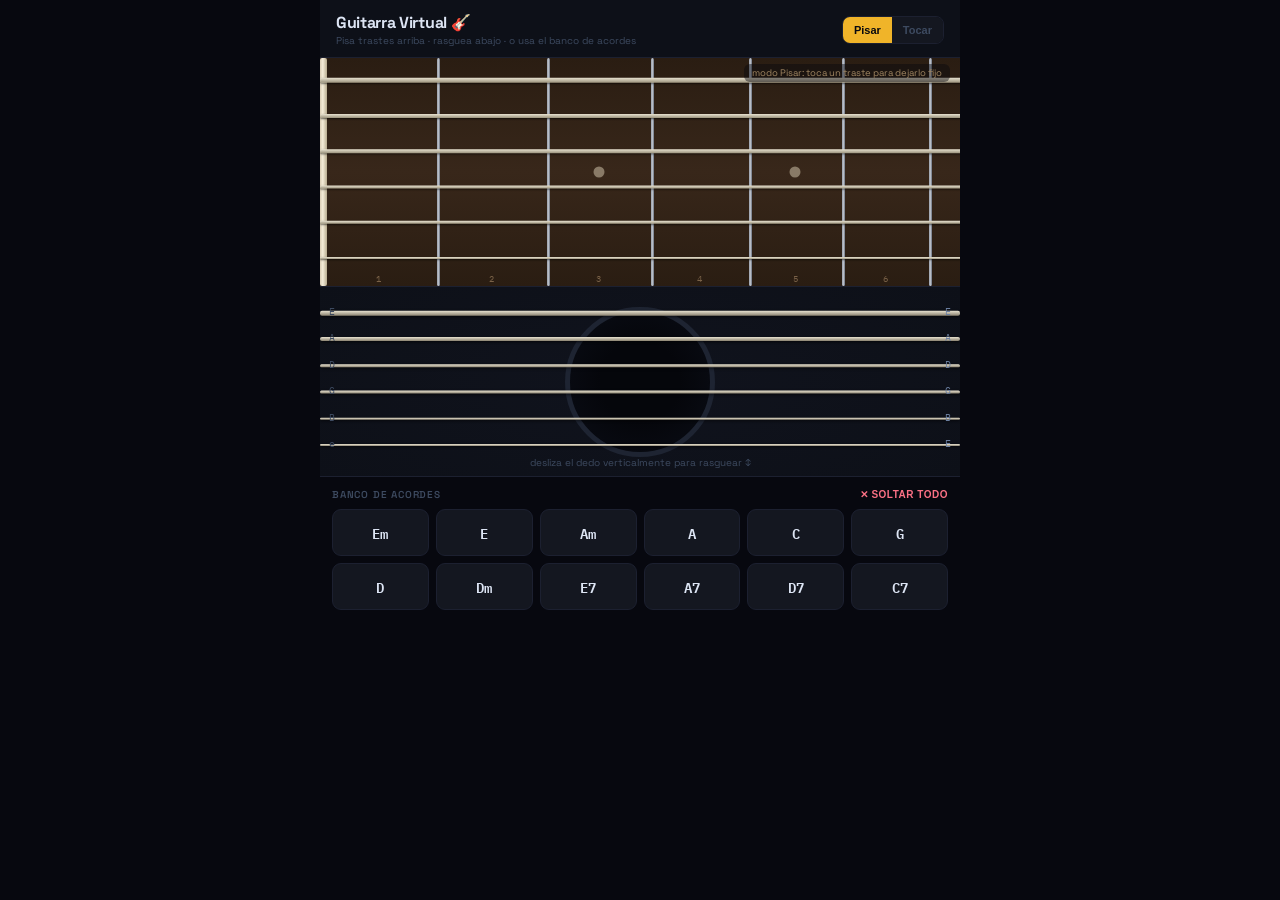
<file: guitarra-virtual/index.html>
<!DOCTYPE html>
<html lang="es">
<head>
<meta charset="UTF-8">
<meta name="viewport" content="width=device-width, initial-scale=1.0, user-scalable=no">
<title>Guitarra Virtual</title>
<link href="https://fonts.googleapis.com/css2?family=Space+Grotesk:wght@400;500;600;700&family=IBM+Plex+Mono:wght@400;600&display=swap" rel="stylesheet">
<style>
:root {
  --bg:      #07080f;
  --bg2:     #0d1018;
  --bg3:     #141720;
  --border:  #1c2030;
  --amber:   #f0b429;
  --green:   #3ecf8e;
  --cyan:    #22d3ee;
  --violet:  #a78bfa;
  --rose:    #fb7185;
  --text:    #dde5f4;
  --dim:     #3d4a60;
  --mid:     #6b7fa0;
  --wood:    #2a1d12;
  --wood2:   #38271a;
  --sans:    'Space Grotesk', system-ui, sans-serif;
  --mono:    'IBM Plex Mono', monospace;
}
* { box-sizing:border-box; margin:0; padding:0; -webkit-tap-highlight-color:transparent;
    user-select:none; -webkit-user-select:none; }
html,body { background:var(--bg); color:var(--text); font-family:var(--sans);
  overscroll-behavior:none; touch-action:manipulation; }
body { max-width:640px; margin:0 auto; min-height:100vh; display:flex; flex-direction:column; }
button:focus-visible { outline:2px solid var(--amber); outline-offset:2px; border-radius:4px; }

.hdr { padding:12px 16px 10px; background:var(--bg2); border-bottom:1px solid var(--border);
  display:flex; align-items:center; justify-content:space-between; }
.hdr-title { font-size:16px; font-weight:700; letter-spacing:-0.02em; }
.hdr-sub { font-size:10px; color:var(--dim); margin-top:1px; }
.mode-toggle { display:flex; border:1px solid var(--border); border-radius:8px; overflow:hidden; }
.mode-toggle button { padding:7px 11px; font-size:11px; font-weight:600; border:none;
  background:var(--bg3); color:var(--dim); cursor:pointer; }
.mode-toggle button.on { background:var(--amber); color:#07080f; }

/* ═══ DIAPASÓN ═══ */
.fret-wrap { position:relative; background:linear-gradient(180deg,var(--wood) 0%,var(--wood2) 50%,var(--wood) 100%);
  border-bottom:1px solid var(--border); }
.fret-scroll { overflow-x:auto; scrollbar-width:none; }
.fret-scroll::-webkit-scrollbar { display:none; }
.fretboard { position:relative; height:228px; touch-action:pan-x; }
.fret-line { position:absolute; top:0; bottom:0; width:3px;
  background:linear-gradient(90deg,#8a929f,#c8ccd4 40%,#6a7280); border-radius:2px; }
.fret-line.nut { width:7px; background:linear-gradient(90deg,#d8ccb4,#f4ecd8 40%,#b8ac90); }
.fret-num { position:absolute; bottom:2px; font-family:var(--mono); font-size:9px; color:#7a6248;
  transform:translateX(-50%); }
.inlay { position:absolute; width:11px; height:11px; border-radius:50%; background:#d9cdb4;
  opacity:.5; transform:translate(-50%,-50%); }
.gstring { position:absolute; left:0; right:0; pointer-events:none; z-index:3; }
.gstring .wire { position:absolute; left:0; right:0; top:50%; transform:translateY(-50%);
  background:linear-gradient(180deg,#e8e2d0,#9a927c); border-radius:2px;
  box-shadow:0 1px 2px rgba(0,0,0,.6); }
.gstring.vib .wire { animation:vibr .28s linear; }
@keyframes vibr {
  0%{transform:translateY(-50%) scaleY(1)} 15%{transform:translateY(calc(-50% - 2px))}
  30%{transform:translateY(calc(-50% + 2px))} 45%{transform:translateY(calc(-50% - 1.5px))}
  60%{transform:translateY(calc(-50% + 1.5px))} 80%{transform:translateY(calc(-50% - 1px))}
  100%{transform:translateY(-50%)} }
.finger-dot { position:absolute; width:30px; height:30px; border-radius:50%;
  background:radial-gradient(circle at 35% 30%, #ffd66b, var(--amber));
  box-shadow:0 2px 8px rgba(240,180,41,.55); transform:translate(-50%,-50%); z-index:4;
  display:flex; align-items:center; justify-content:center;
  font-family:var(--mono); font-size:11px; font-weight:700; color:#07080f; pointer-events:none; }
.mute-mark { position:absolute; left:8px; transform:translateY(-50%); z-index:4;
  color:var(--rose); font-family:var(--mono); font-size:14px; pointer-events:none; }
.fret-hint { position:absolute; top:6px; right:10px; z-index:5; font-size:9.5px; color:#a08662;
  background:rgba(7,8,15,.45); padding:3px 8px; border-radius:6px; pointer-events:none; }

/* ═══ ZONA DE RASGUEO ═══ */
.strum-zone { position:relative; height:190px; background:var(--bg2);
  border-bottom:1px solid var(--border); touch-action:none; overflow:hidden; }
.strum-bg { position:absolute; inset:0;
  background:radial-gradient(ellipse 90% 120% at 50% 50%, #10131d 0%, var(--bg2) 70%); }
.soundhole { position:absolute; left:50%; top:50%; width:150px; height:150px; border-radius:50%;
  transform:translate(-50%,-50%); border:5px solid #1e2432;
  background:radial-gradient(circle, #05060b 40%, #0a0d16 100%); }
.szstring { position:absolute; left:0; right:0; z-index:3; }
.szstring .wire { position:absolute; left:0; right:0; top:50%; transform:translateY(-50%);
  background:linear-gradient(180deg,#e8e2d0,#8a8270); border-radius:2px;
  box-shadow:0 1px 3px rgba(0,0,0,.7); }
.szstring.vib .wire { animation:vibr .3s linear; }
.szstring .szlabel { position:absolute; left:9px; top:50%; transform:translateY(-58%);
  font-family:var(--mono); font-size:10px; color:var(--dim); }
.szstring .sznote { position:absolute; right:9px; top:50%; transform:translateY(-58%);
  font-family:var(--mono); font-size:10px; color:var(--mid); }
.strum-hint { position:absolute; left:50%; bottom:7px; transform:translateX(-50%);
  font-size:10px; color:var(--dim); pointer-events:none; z-index:1; }

/* ═══ BANCO DE ACORDES ═══ */
.bank { padding:11px 12px 16px; }
.bank-title { font-size:10px; font-weight:600; color:var(--dim); letter-spacing:.08em;
  text-transform:uppercase; margin-bottom:8px; display:flex; justify-content:space-between; }
.bank-title button { background:none; border:none; color:var(--rose); font-size:10px;
  font-weight:600; cursor:pointer; letter-spacing:.05em; text-transform:uppercase; }
.bank-grid { display:grid; grid-template-columns:repeat(6,1fr); gap:7px; }
.bank-btn { padding:11px 0; border-radius:9px; border:1px solid var(--border);
  background:var(--bg3); color:var(--text); font-family:var(--mono); font-size:13.5px;
  font-weight:600; cursor:pointer; transition:transform .08s; }
.bank-btn:active { transform:scale(.93); }
.bank-btn.on { background:var(--amber); color:#07080f; border-color:var(--amber);
  box-shadow:0 0 14px rgba(240,180,41,.4); }
</style>
</head>
<body>

<div class="hdr">
  <div>
    <div class="hdr-title">Guitarra Virtual 🎸</div>
    <div class="hdr-sub">Pisa trastes arriba · rasguea abajo · o usa el banco de acordes</div>
  </div>
  <div class="mode-toggle">
    <button id="mHold" class="on" onclick="setMode('hold')">Pisar</button>
    <button id="mTap" onclick="setMode('tap')">Tocar</button>
  </div>
</div>

<div class="fret-wrap">
  <div class="fret-scroll" id="fretScroll">
    <div class="fretboard" id="fretboard"></div>
  </div>
  <div class="fret-hint" id="fretHint">modo Pisar: toca un traste para dejarlo fijo</div>
</div>

<div class="strum-zone" id="strumZone">
  <div class="strum-bg"></div>
  <div class="soundhole"></div>
  <div class="strum-hint">desliza el dedo verticalmente para rasguear ↕</div>
</div>

<div class="bank">
  <div class="bank-title"><span>Banco de acordes</span>
    <button onclick="clearFrets()">✕ soltar todo</button></div>
  <div class="bank-grid" id="bankGrid"></div>
</div>

<script>
/* ══════════ AUDIO — Karplus-Strong ══════════ */
const OPEN_FREQS = [82.41, 110.00, 146.83, 196.00, 246.94, 329.63]; // 6ª→1ª
const STR_NAMES  = ['E','A','D','G','B','e'];
let ctx=null, master=null;
function audio(){
  if(!ctx){ ctx = new (window.AudioContext||window.webkitAudioContext)();
    master = ctx.createGain(); master.gain.value = .55;
    const comp = ctx.createDynamicsCompressor();
    master.connect(comp); comp.connect(ctx.destination); }
  if(ctx.state==='suspended') ctx.resume();
  return ctx;
}
const ksCache={};
function ksBuffer(freq){
  const key=freq.toFixed(2);
  if(ksCache[key]) return ksCache[key];
  const c=audio(), sr=c.sampleRate, dur=2.4;
  const buf=c.createBuffer(1,sr*dur,sr), data=buf.getChannelData(0);
  const N=Math.round(sr/freq), ring=new Float32Array(N);
  for(let i=0;i<N;i++) ring[i]=Math.random()*2-1;
  let idx=0; const damp=0.996-(freq/50000);
  for(let i=0;i<data.length;i++){
    const cur=ring[idx], nxt=ring[(idx+1)%N];
    ring[idx]=damp*0.5*(cur+nxt); data[i]=cur; idx=(idx+1)%N;
  }
  ksCache[key]=buf; return buf;
}
function pluck(s, fret, when=0, gain=.95){
  const c=audio();
  const f=OPEN_FREQS[s]*Math.pow(2,fret/12);
  const src=c.createBufferSource(); src.buffer=ksBuffer(f);
  const g=c.createGain(); g.gain.value=gain;
  const lp=c.createBiquadFilter(); lp.type='lowpass'; lp.frequency.value=Math.min(6000,f*10);
  src.connect(lp); lp.connect(g); g.connect(master);
  src.start(c.currentTime+when);
}

/* ══════════ ESTADO ══════════ */
// fretHeld[s]: 0 = al aire, n = traste pisado, -1 = muteada
let fretHeld = [0,0,0,0,0,0];
let mode = 'hold';
let activeChord = null;

const CHORDS = {
  'Em':[0,2,2,0,0,0],  'E':[0,2,2,1,0,0],   'Am':[-1,0,2,2,1,0], 'A':[-1,0,2,2,2,0],
  'C':[-1,3,2,0,1,0],  'G':[3,2,0,0,0,3],   'D':[-1,-1,0,2,3,2], 'Dm':[-1,-1,0,2,3,1],
  'E7':[0,2,0,1,0,0],  'A7':[-1,0,2,0,2,0], 'D7':[-1,-1,0,2,1,2],'C7':[-1,3,2,3,1,0]
};

/* ══════════ DIAPASÓN ══════════ */
const NFRETS = 12;
const FB_W = 1040;               // ancho total px (scrollable)
const fb = document.getElementById('fretboard');
fb.style.width = FB_W+'px';

// posiciones de trastes con espaciado decreciente (como guitarra real)
const fretX = [0];
{ let x=0, w=118;
  for(let f=1;f<=NFRETS;f++){ x+=w; fretX.push(x); w*=0.944; } }
const SCALE = FB_W/fretX[NFRETS];
for(let f=0;f<=NFRETS;f++) fretX[f]*=SCALE;

const FB_TOP=22, FB_BOT=200;
function stringY(s){ // s: 0=6ª (arriba en pantalla) … 5=1ª — como diagrama visto de frente
  return FB_TOP + ( (5-s) * (FB_BOT-FB_TOP)/5 );
}
// Nota: dibujamos la 1ª (aguda) arriba o abajo? Convención "guitarra en el regazo":
// cuerda grave ARRIBA. stringY: s=0 (grave) → arriba.
function stringYFret(s){ return FB_TOP + (s*(FB_BOT-FB_TOP)/5); }

function buildFretboard(){
  let html='';
  // trastes
  for(let f=0;f<=NFRETS;f++){
    html += `<div class="fret-line ${f===0?'nut':''}" style="left:${fretX[f]}px"></div>`;
    if(f>0) html += `<div class="fret-num" style="left:${(fretX[f-1]+fretX[f])/2}px">${f}</div>`;
  }
  // incrustaciones
  [3,5,7,9].forEach(f=>{
    html += `<div class="inlay" style="left:${(fretX[f-1]+fretX[f])/2}px; top:50%"></div>`;
  });
  html += `<div class="inlay" style="left:${(fretX[11]+fretX[12])/2}px; top:35%"></div>`;
  html += `<div class="inlay" style="left:${(fretX[11]+fretX[12])/2}px; top:65%"></div>`;
  // cuerdas (grosores distintos)
  for(let s=0;s<6;s++){
    const y=stringYFret(s), th=(4.5 - s*0.55).toFixed(1);
    html += `<div class="gstring" id="fs${s}" style="top:${y}px; height:0">
      <div class="wire" style="height:${th}px"></div></div>`;
  }
  fb.innerHTML = html + fb.innerHTML;
  renderFingers();
}
function renderFingers(){
  fb.querySelectorAll('.finger-dot,.mute-mark').forEach(e=>e.remove());
  for(let s=0;s<6;s++){
    const y=stringYFret(s);
    if(fretHeld[s]>0){
      const f=fretHeld[s];
      const x=(fretX[f-1]+fretX[f])/2;
      fb.insertAdjacentHTML('beforeend',
        `<div class="finger-dot" style="left:${x}px; top:${y}px">${f}</div>`);
    } else if(fretHeld[s]===-1){
      fb.insertAdjacentHTML('beforeend',
        `<div class="mute-mark" style="top:${y}px">×</div>`);
    }
  }
}
function fretFromX(x){
  for(let f=1;f<=NFRETS;f++) if(x < fretX[f]) return f;
  return NFRETS;
}
function stringFromY(y, yFn){
  let best=0, bd=1e9;
  for(let s=0;s<6;s++){ const d=Math.abs(yFn(s)-y); if(d<bd){bd=d;best=s;} }
  return best;
}
fb.addEventListener('pointerdown', e=>{
  const r=fb.getBoundingClientRect();
  const x=e.clientX-r.left, y=e.clientY-r.top;
  const s=stringFromY(y, stringYFret);
  const f=fretFromX(x);
  activeChord=null; renderBank();
  if(mode==='tap'){
    pluck(s,f); vib('fs'+s);
    return;
  }
  // modo pisar: toggle
  if(fretHeld[s]===f) fretHeld[s]=0;
  else fretHeld[s]=f;
  renderFingers();
  pluck(s, fretHeld[s]>=0?fretHeld[s]:0, 0, .5);
});
// mantener pulsado sobre el clavijero (zona izq de cejuela) = mutear
fb.addEventListener('dblclick', e=>{
  const r=fb.getBoundingClientRect();
  const y=e.clientY-r.top, s=stringFromY(y,stringYFret);
  fretHeld[s] = fretHeld[s]===-1 ? 0 : -1;
  renderFingers();
});

function vib(id){
  const el=document.getElementById(id);
  if(!el) return;
  el.classList.remove('vib'); void el.offsetWidth; el.classList.add('vib');
}

/* ══════════ ZONA DE RASGUEO ══════════ */
const sz=document.getElementById('strumZone');
const SZ_TOP=26, SZ_BOT=158;
function stringYSz(s){ return SZ_TOP + (s*(SZ_BOT-SZ_TOP)/5); }
function buildStrum(){
  let html='';
  for(let s=0;s<6;s++){
    const y=stringYSz(s), th=(4.5 - s*0.55).toFixed(1);
    html += `<div class="szstring" id="ss${s}" style="top:${y}px; height:0">
      <div class="wire" style="height:${th}px"></div>
      <span class="szlabel">${STR_NAMES[s]}</span>
      <span class="sznote" id="sn${s}"></span></div>`;
  }
  sz.insertAdjacentHTML('beforeend', html);
  renderStrumNotes();
}
const NOTE_N=['C','C#','D','D#','E','F','F#','G','G#','A','A#','B'];
const OPEN_MIDI=[40,45,50,55,59,64];
function renderStrumNotes(){
  for(let s=0;s<6;s++){
    const el=document.getElementById('sn'+s);
    if(!el) continue;
    if(fretHeld[s]===-1){ el.textContent='×'; el.style.color='var(--rose)'; }
    else { el.textContent = NOTE_N[(OPEN_MIDI[s]+fretHeld[s])%12] + (fretHeld[s]>0?' ·'+fretHeld[s]:'');
      el.style.color = fretHeld[s]>0?'var(--amber)':'var(--mid)'; }
  }
}
function soundString(s, gain=.95){
  if(fretHeld[s]===-1) return;
  pluck(s, fretHeld[s], 0, gain);
  vib('ss'+s);
}
// multi-touch: rastrear cruces de cuerdas por puntero
const pointers = {};
sz.addEventListener('pointerdown', e=>{
  sz.setPointerCapture(e.pointerId);
  const r=sz.getBoundingClientRect(), y=e.clientY-r.top;
  pointers[e.pointerId]=y;
  // toque directo sobre una cuerda: sonar
  const s=stringFromY(y, stringYSz);
  if(Math.abs(stringYSz(s)-y)<14) soundString(s);
});
sz.addEventListener('pointermove', e=>{
  if(!(e.pointerId in pointers)) return;
  const r=sz.getBoundingClientRect(), y=e.clientY-r.top;
  const y0=pointers[e.pointerId];
  if(y0===undefined) return;
  const lo=Math.min(y0,y), hi=Math.max(y0,y);
  for(let s=0;s<6;s++){
    const sy=stringYSz(s);
    if(sy>lo && sy<=hi){
      // pequeña variación de intensidad según velocidad
      const speed=Math.min(1, Math.abs(y-y0)/40);
      soundString(s, .7+.3*speed);
    }
  }
  pointers[e.pointerId]=y;
});
['pointerup','pointercancel'].forEach(ev=>
  sz.addEventListener(ev, e=>{ delete pointers[e.pointerId]; }));

/* ══════════ BANCO DE ACORDES ══════════ */
function renderBank(){
  document.getElementById('bankGrid').innerHTML = Object.keys(CHORDS).map(n=>
    `<button class="bank-btn ${n===activeChord?'on':''}" onclick="setChord('${n}')">${n}</button>`
  ).join('');
}
function setChord(n){
  activeChord=n;
  fretHeld = CHORDS[n].slice();
  renderFingers(); renderStrumNotes(); renderBank();
  // rasgueo automático suave al seleccionar
  let d=0;
  for(let s=0;s<6;s++) if(fretHeld[s]>=0){ pluck(s,fretHeld[s],d,.85); setTimeout(vib,d*1000,'ss'+s); d+=.04; }
}
function clearFrets(){
  fretHeld=[0,0,0,0,0,0]; activeChord=null;
  renderFingers(); renderStrumNotes(); renderBank();
}
function setMode(m){
  mode=m;
  document.getElementById('mHold').classList.toggle('on', m==='hold');
  document.getElementById('mTap').classList.toggle('on', m==='tap');
  document.getElementById('fretHint').textContent = m==='hold'
    ? 'modo Pisar: toca un traste para dejarlo fijo'
    : 'modo Tocar: cada toque suena al instante';
}

/* refresco de notas al cambiar digitación */
const _rf = renderFingers;
renderFingers = function(){ _rf(); renderStrumNotes(); };

buildFretboard();
buildStrum();
renderBank();
</script>
</body>
</html>
</file>
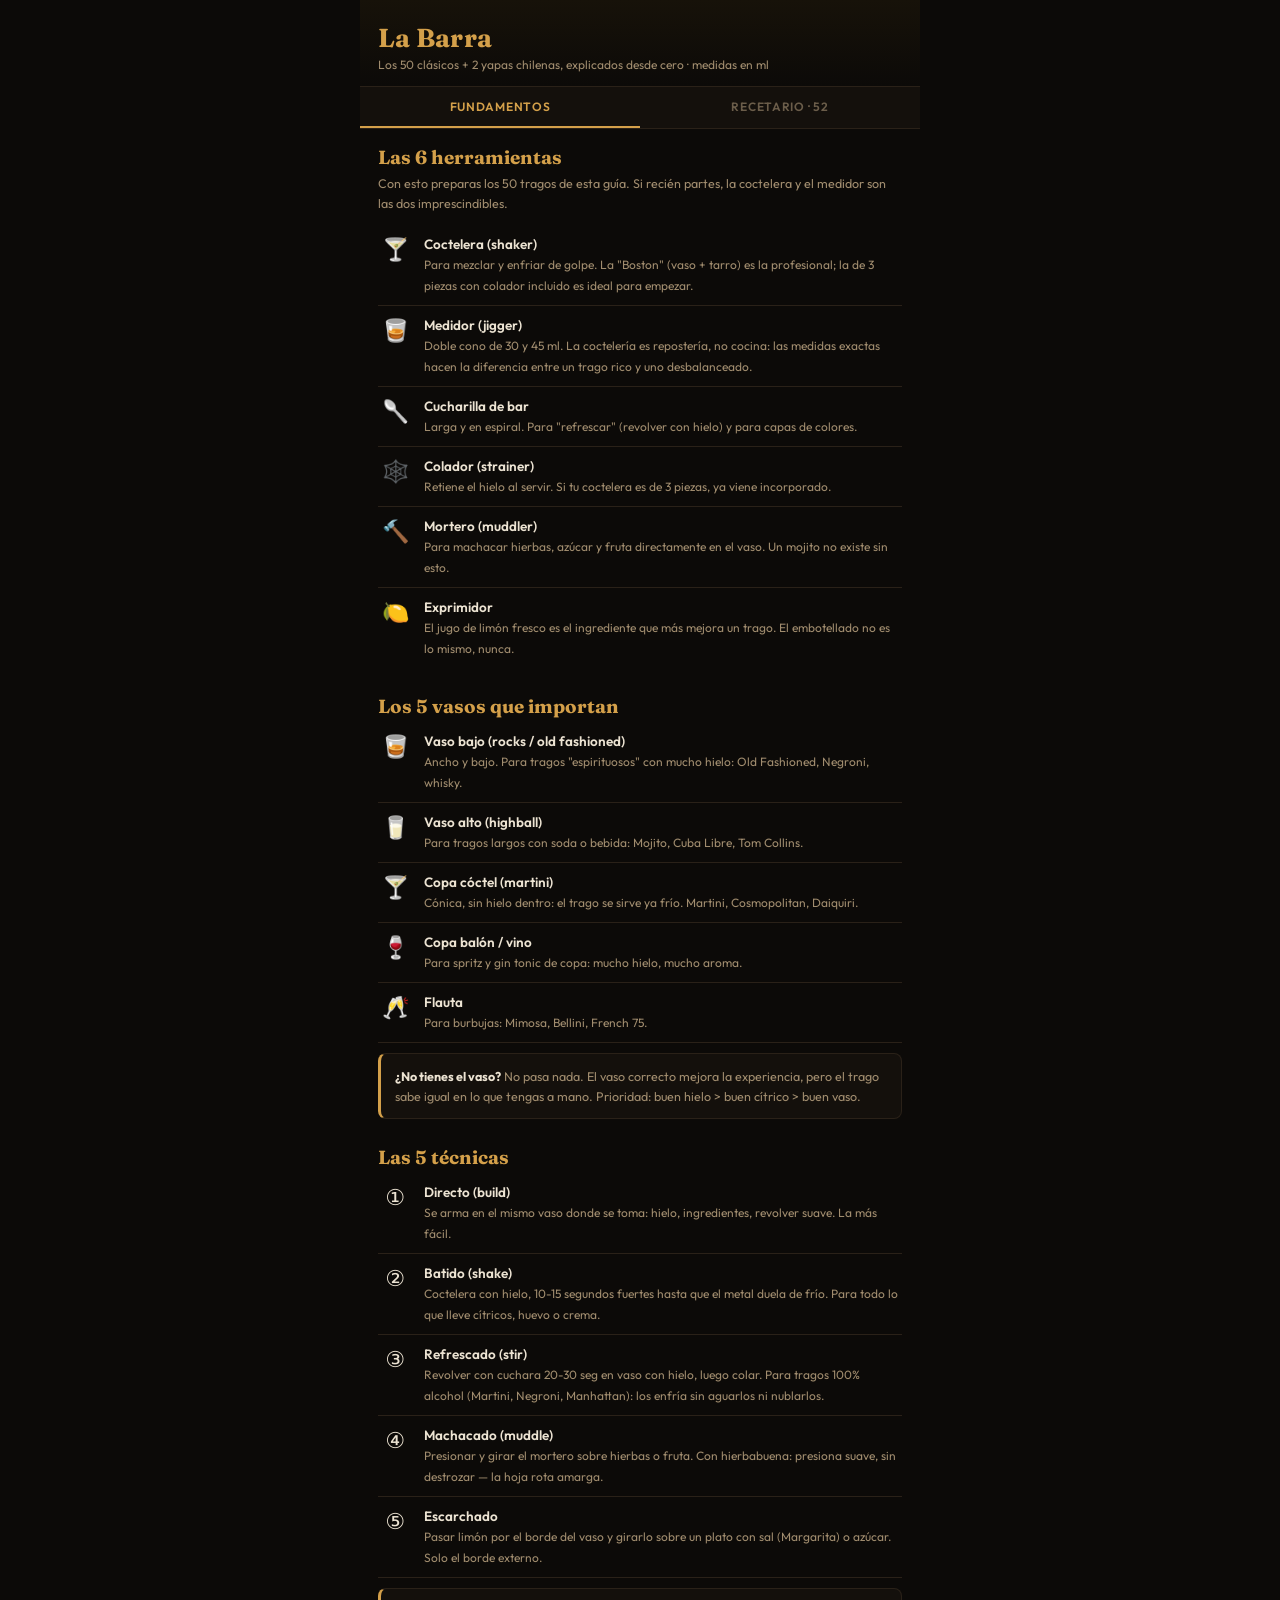
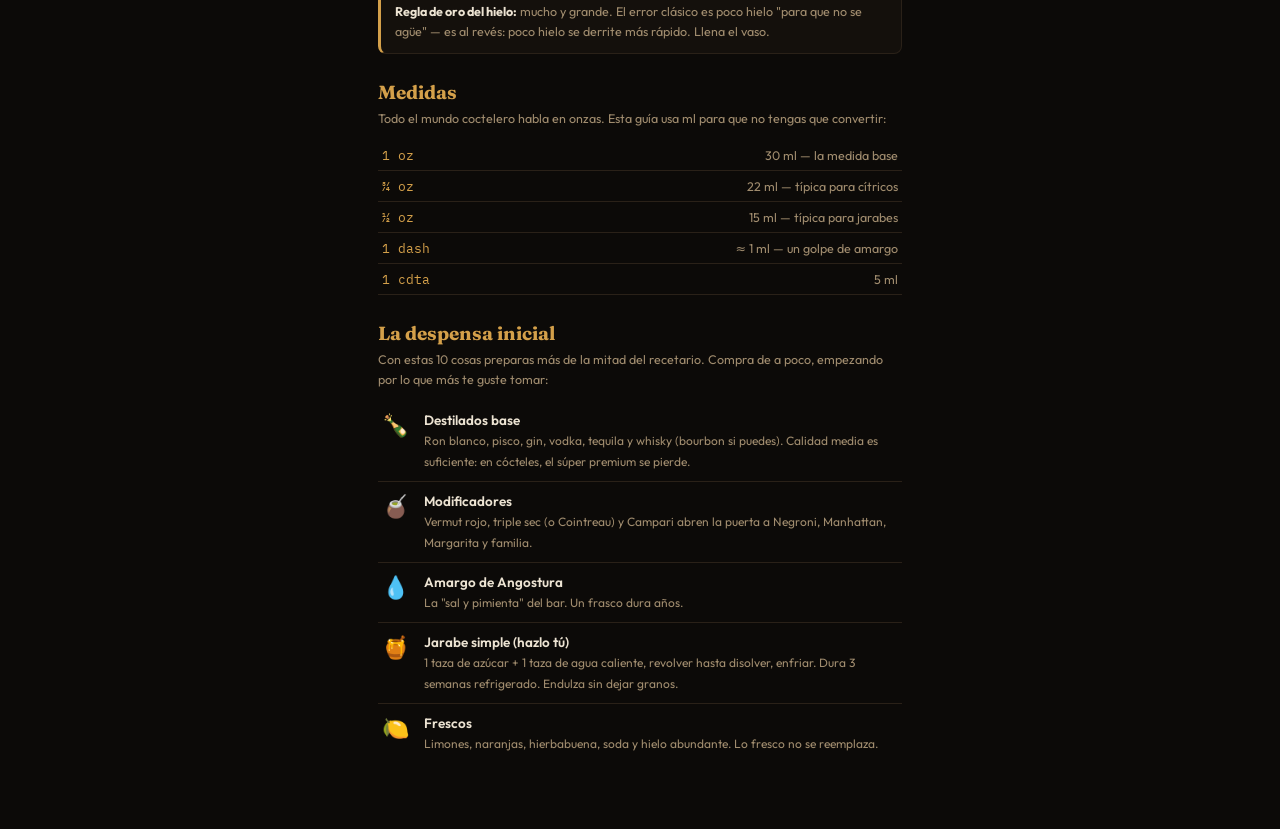
<file: la-barra/index.html>
<!DOCTYPE html>
<html lang="es">
<head>
<meta charset="UTF-8">
<meta name="viewport" content="width=device-width, initial-scale=1.0">
<title>La Barra · 50 clásicos desde cero</title>
<link href="https://fonts.googleapis.com/css2?family=Fraunces:opsz,wght@9..144,500;9..144,700&family=Outfit:wght@400;500;600;700&family=IBM+Plex+Mono:wght@400;600&display=swap" rel="stylesheet">
<link rel="stylesheet" href="style.css">
</head>
<body>

<div class="hdr">
  <h1>La Barra</h1>
  <p>Los 50 clásicos + 2 yapas chilenas, explicados desde cero · medidas en ml</p>
</div>

<div class="tabs">
  <button class="tab-btn on" id="tF" onclick="sw('f')">Fundamentos</button>
  <button class="tab-btn" id="tR" onclick="sw('r')">Recetario · 52</button>
</div>

<!-- ══════════ FUNDAMENTOS ══════════ -->
<div class="view on" id="vF">
<div class="fund">

  <div class="f-sec">
    <h2>Las 6 herramientas</h2>
    <p class="lead">Con esto preparas los 50 tragos de esta guía. Si recién partes, la coctelera y el medidor son las dos imprescindibles.</p>
    <div class="f-item"><div class="f-ic">🍸</div><div><b>Coctelera (shaker)</b><span>Para mezclar y enfriar de golpe. La "Boston" (vaso + tarro) es la profesional; la de 3 piezas con colador incluido es ideal para empezar.</span></div></div>
    <div class="f-item"><div class="f-ic">🥃</div><div><b>Medidor (jigger)</b><span>Doble cono de 30 y 45 ml. La coctelería es repostería, no cocina: las medidas exactas hacen la diferencia entre un trago rico y uno desbalanceado.</span></div></div>
    <div class="f-item"><div class="f-ic">🥄</div><div><b>Cucharilla de bar</b><span>Larga y en espiral. Para "refrescar" (revolver con hielo) y para capas de colores.</span></div></div>
    <div class="f-item"><div class="f-ic">🕸️</div><div><b>Colador (strainer)</b><span>Retiene el hielo al servir. Si tu coctelera es de 3 piezas, ya viene incorporado.</span></div></div>
    <div class="f-item"><div class="f-ic">🔨</div><div><b>Mortero (muddler)</b><span>Para machacar hierbas, azúcar y fruta directamente en el vaso. Un mojito no existe sin esto.</span></div></div>
    <div class="f-item"><div class="f-ic">🍋</div><div><b>Exprimidor</b><span>El jugo de limón fresco es el ingrediente que más mejora un trago. El embotellado no es lo mismo, nunca.</span></div></div>
  </div>

  <div class="f-sec">
    <h2>Los 5 vasos que importan</h2>
    <div class="f-item"><div class="f-ic">🥃</div><div><b>Vaso bajo (rocks / old fashioned)</b><span>Ancho y bajo. Para tragos "espirituosos" con mucho hielo: Old Fashioned, Negroni, whisky.</span></div></div>
    <div class="f-item"><div class="f-ic">🥛</div><div><b>Vaso alto (highball)</b><span>Para tragos largos con soda o bebida: Mojito, Cuba Libre, Tom Collins.</span></div></div>
    <div class="f-item"><div class="f-ic">🍸</div><div><b>Copa cóctel (martini)</b><span>Cónica, sin hielo dentro: el trago se sirve ya frío. Martini, Cosmopolitan, Daiquiri.</span></div></div>
    <div class="f-item"><div class="f-ic">🍷</div><div><b>Copa balón / vino</b><span>Para spritz y gin tonic de copa: mucho hielo, mucho aroma.</span></div></div>
    <div class="f-item"><div class="f-ic">🥂</div><div><b>Flauta</b><span>Para burbujas: Mimosa, Bellini, French 75.</span></div></div>
    <div class="f-note"><b>¿No tienes el vaso?</b> No pasa nada. El vaso correcto mejora la experiencia, pero el trago sabe igual en lo que tengas a mano. Prioridad: buen hielo &gt; buen cítrico &gt; buen vaso.</div>
  </div>

  <div class="f-sec">
    <h2>Las 5 técnicas</h2>
    <div class="f-item"><div class="f-ic">①</div><div><b>Directo (build)</b><span>Se arma en el mismo vaso donde se toma: hielo, ingredientes, revolver suave. La más fácil.</span></div></div>
    <div class="f-item"><div class="f-ic">②</div><div><b>Batido (shake)</b><span>Coctelera con hielo, 10-15 segundos fuertes hasta que el metal duela de frío. Para todo lo que lleve cítricos, huevo o crema.</span></div></div>
    <div class="f-item"><div class="f-ic">③</div><div><b>Refrescado (stir)</b><span>Revolver con cuchara 20-30 seg en vaso con hielo, luego colar. Para tragos 100% alcohol (Martini, Negroni, Manhattan): los enfría sin aguarlos ni nublarlos.</span></div></div>
    <div class="f-item"><div class="f-ic">④</div><div><b>Machacado (muddle)</b><span>Presionar y girar el mortero sobre hierbas o fruta. Con hierbabuena: presiona suave, sin destrozar — la hoja rota amarga.</span></div></div>
    <div class="f-item"><div class="f-ic">⑤</div><div><b>Escarchado</b><span>Pasar limón por el borde del vaso y girarlo sobre un plato con sal (Margarita) o azúcar. Solo el borde externo.</span></div></div>
    <div class="f-note"><b>Regla de oro del hielo:</b> mucho y grande. El error clásico es poco hielo "para que no se agüe" — es al revés: poco hielo se derrite más rápido. Llena el vaso.</div>
  </div>

  <div class="f-sec">
    <h2>Medidas</h2>
    <p class="lead">Todo el mundo coctelero habla en onzas. Esta guía usa ml para que no tengas que convertir:</p>
    <table class="meas-table">
      <tr><td>1 oz</td><td>30 ml — la medida base</td></tr>
      <tr><td>¾ oz</td><td>22 ml — típica para cítricos</td></tr>
      <tr><td>½ oz</td><td>15 ml — típica para jarabes</td></tr>
      <tr><td>1 dash</td><td>≈ 1 ml — un golpe de amargo</td></tr>
      <tr><td>1 cdta</td><td>5 ml</td></tr>
    </table>
  </div>

  <div class="f-sec">
    <h2>La despensa inicial</h2>
    <p class="lead">Con estas 10 cosas preparas más de la mitad del recetario. Compra de a poco, empezando por lo que más te guste tomar:</p>
    <div class="f-item"><div class="f-ic">🍾</div><div><b>Destilados base</b><span>Ron blanco, pisco, gin, vodka, tequila y whisky (bourbon si puedes). Calidad media es suficiente: en cócteles, el súper premium se pierde.</span></div></div>
    <div class="f-item"><div class="f-ic">🧉</div><div><b>Modificadores</b><span>Vermut rojo, triple sec (o Cointreau) y Campari abren la puerta a Negroni, Manhattan, Margarita y familia.</span></div></div>
    <div class="f-item"><div class="f-ic">💧</div><div><b>Amargo de Angostura</b><span>La "sal y pimienta" del bar. Un frasco dura años.</span></div></div>
    <div class="f-item"><div class="f-ic">🍯</div><div><b>Jarabe simple (hazlo tú)</b><span>1 taza de azúcar + 1 taza de agua caliente, revolver hasta disolver, enfriar. Dura 3 semanas refrigerado. Endulza sin dejar granos.</span></div></div>
    <div class="f-item"><div class="f-ic">🍋</div><div><b>Frescos</b><span>Limones, naranjas, hierbabuena, soda y hielo abundante. Lo fresco no se reemplaza.</span></div></div>
  </div>

</div>
</div>

<!-- ══════════ RECETARIO ══════════ -->
<div class="view" id="vR">
<div class="reci">
  <input class="search" id="q" placeholder="Buscar un trago…" oninput="renderCards()">
  <div class="chips" id="chips"></div>
  <div class="count" id="count"></div>
  <div class="card-grid" id="cards"></div>
  <div class="foot-note">Guía de referencia. Disfruta con moderación — el mejor bartender sirve calidad, no cantidad.</div>
</div>
</div>

<div class="overlay" id="ovl" onclick="closeSheet()"></div>
<div class="sheet" id="sheet"></div>

<script src="data-1.js"></script>
<script src="data-2.js"></script>
<script src="data-3.js"></script>
<script src="data-4.js"></script>
<script src="app.js"></script>
</body>
</html>
</file>
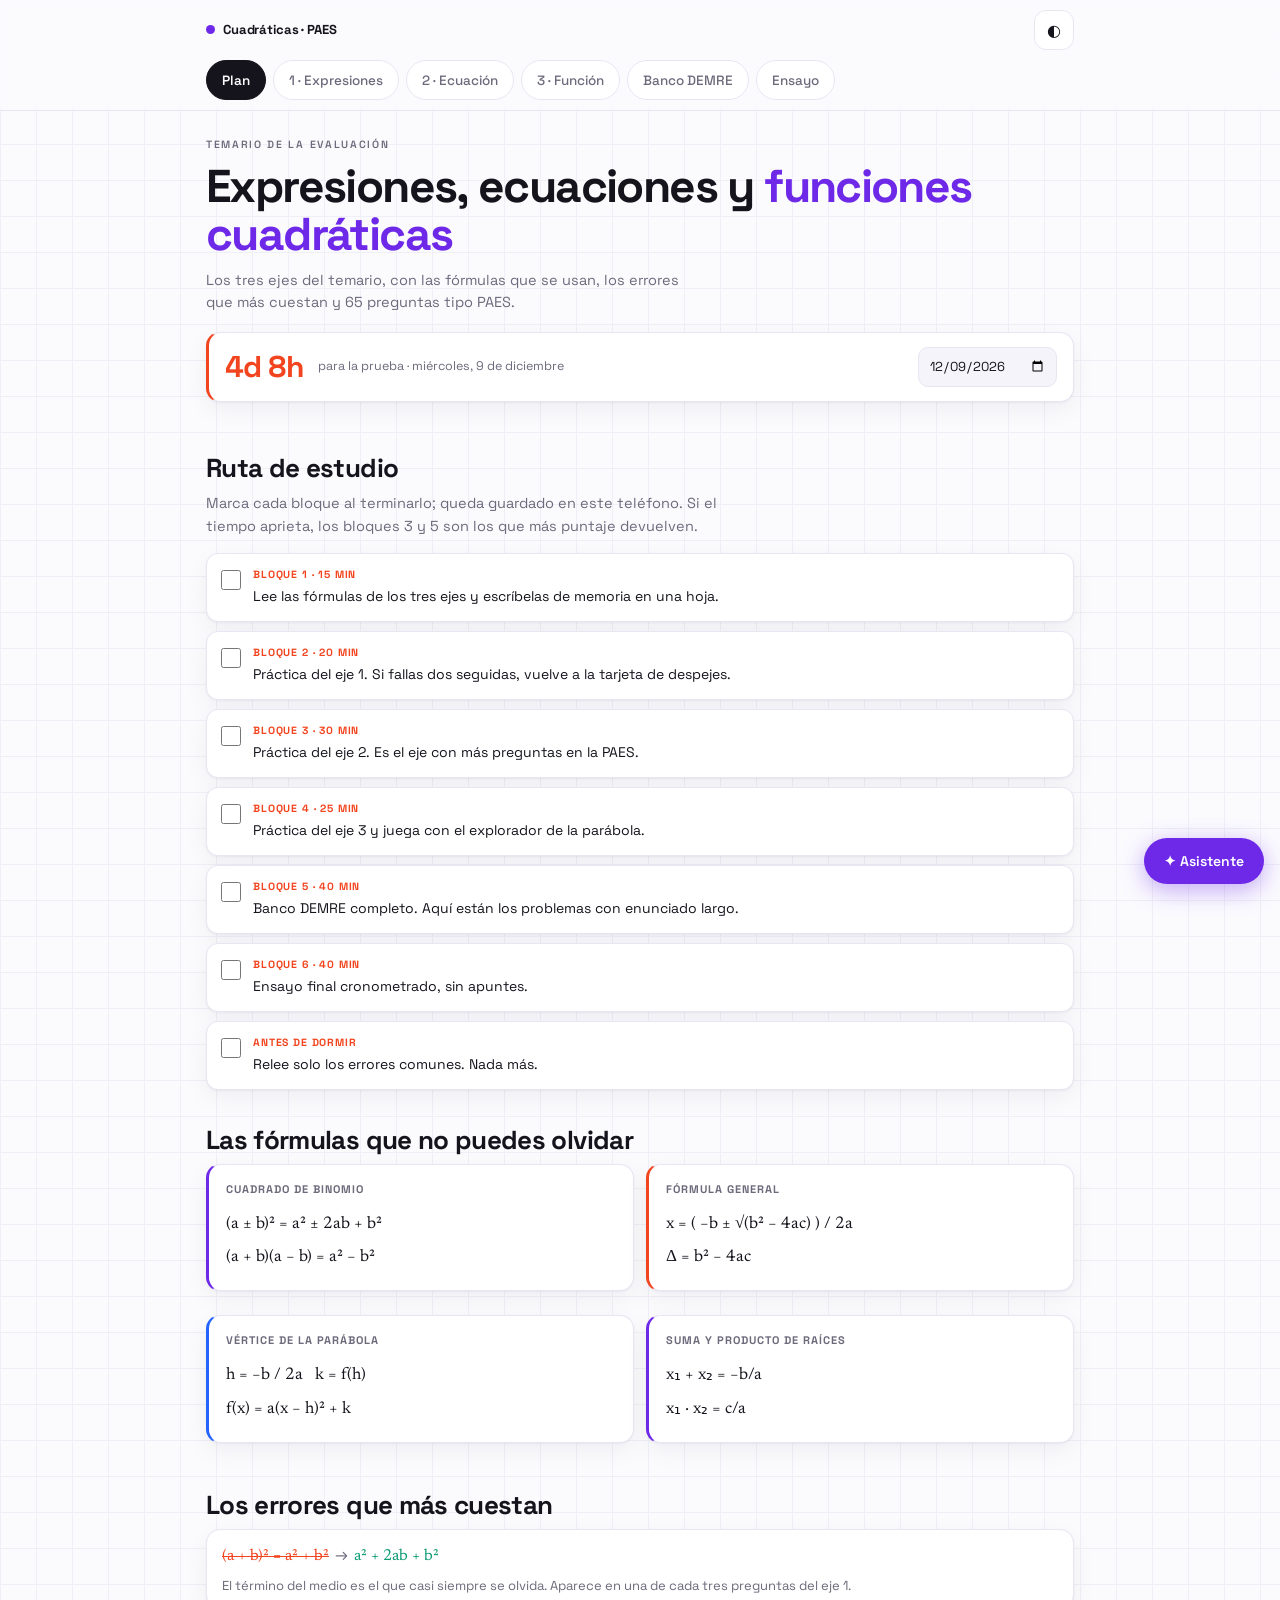
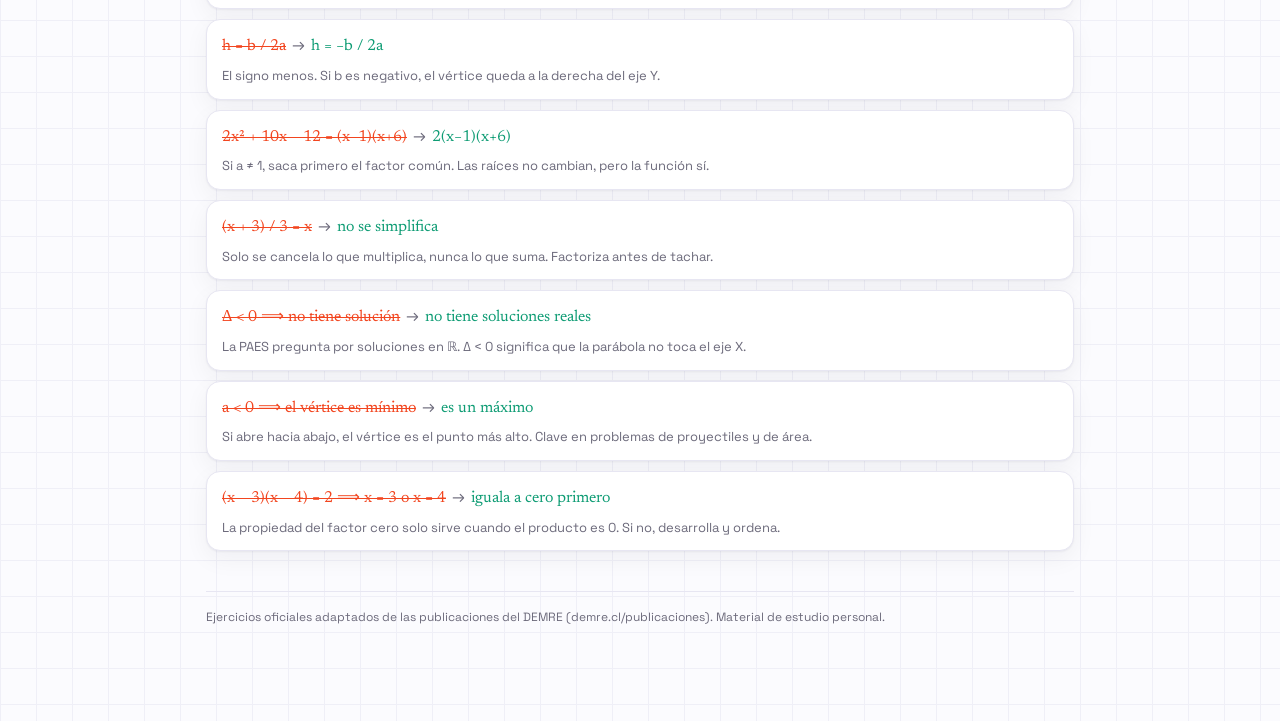
<file: preparacion-prueba/index.html>
<!DOCTYPE html>
<html lang="es-CL" data-theme="auto">
<head>
<meta charset="utf-8">
<meta name="viewport" content="width=device-width, initial-scale=1, viewport-fit=cover">
<meta name="theme-color" content="#FBFBFE" media="(prefers-color-scheme: light)">
<meta name="theme-color" content="#0E0D15" media="(prefers-color-scheme: dark)">
<title>Cuadráticas · repaso PAES</title>
<link rel="preconnect" href="https://fonts.googleapis.com">
<link rel="preconnect" href="https://fonts.gstatic.com" crossorigin>
<link href="https://fonts.googleapis.com/css2?family=Space+Grotesk:wght@400;500;600;700&family=Newsreader:opsz,wght@6..72,400;6..72,500;6..72,600&display=swap" rel="stylesheet">
<style>
/* ============ TOKENS ============ */
:root{
  --bg:#FBFBFE; --surf:#FFFFFF; --surf2:#F4F4FA;
  --ink:#15141C; --muted:#6C6A7B; --line:#E7E6F2; --grid:#EFEFF7;
  --violeta:#6E28E8; --verm:#F2451F; --azul:#2563FF; --ok:#0E9C74;
  --vsoft:rgba(110,40,232,.12); --osoft:rgba(242,69,31,.12); --oksoft:rgba(14,156,116,.12);
  --sh:0 1px 2px rgba(20,18,40,.05), 0 8px 24px rgba(20,18,40,.05);
  --shbig:0 -2px 10px rgba(20,18,40,.06), 0 -20px 60px rgba(20,18,40,.12);
  --ui:'Space Grotesk',-apple-system,BlinkMacSystemFont,'Segoe UI',Roboto,sans-serif;
  --mate:'Newsreader',Georgia,serif;
  --r:14px; --safe:env(safe-area-inset-bottom,0px);
}
html[data-theme="dark"]{
  --bg:#0E0D15; --surf:#171621; --surf2:#1F1D2C;
  --ink:#F3F2F8; --muted:#9A97AC; --line:#2A2839; --grid:#1C1A28;
  --violeta:#A581FF; --verm:#FF7A5E; --azul:#6E9BFF; --ok:#2BD3A0;
  --vsoft:rgba(165,129,255,.16); --osoft:rgba(255,122,94,.15); --oksoft:rgba(43,211,160,.15);
  --sh:0 1px 2px rgba(0,0,0,.4), 0 8px 24px rgba(0,0,0,.3);
  --shbig:0 -2px 10px rgba(0,0,0,.4), 0 -20px 60px rgba(0,0,0,.55);
}
@media (prefers-color-scheme:dark){
  html[data-theme="auto"]{
    --bg:#0E0D15; --surf:#171621; --surf2:#1F1D2C;
    --ink:#F3F2F8; --muted:#9A97AC; --line:#2A2839; --grid:#1C1A28;
    --violeta:#A581FF; --verm:#FF7A5E; --azul:#6E9BFF; --ok:#2BD3A0;
    --vsoft:rgba(165,129,255,.16); --osoft:rgba(255,122,94,.15); --oksoft:rgba(43,211,160,.15);
    --sh:0 1px 2px rgba(0,0,0,.4), 0 8px 24px rgba(0,0,0,.3);
    --shbig:0 -2px 10px rgba(0,0,0,.4), 0 -20px 60px rgba(0,0,0,.55);
  }
}
*{box-sizing:border-box;-webkit-tap-highlight-color:transparent}
html{-webkit-text-size-adjust:100%}
body{
  margin:0;font-family:var(--ui);color:var(--ink);background:var(--bg);
  line-height:1.55;font-size:16px;-webkit-font-smoothing:antialiased;
  background-image:linear-gradient(var(--grid) 1px,transparent 1px),linear-gradient(90deg,var(--grid) 1px,transparent 1px);
  background-size:36px 36px;
  transition:background-color .25s,color .25s;
  padding-bottom:calc(84px + var(--safe));
}
.wrap{max-width:900px;margin:0 auto;padding:0 16px}
button{font-family:inherit}
:focus-visible{outline:2px solid var(--azul);outline-offset:2px}
@media (prefers-reduced-motion:reduce){*{animation:none!important;transition:none!important}}

/* ============ TOPBAR ============ */
.topbar{
  position:sticky;top:0;z-index:40;background:color-mix(in srgb,var(--bg) 88%,transparent);
  backdrop-filter:saturate(180%) blur(14px);border-bottom:1px solid var(--line)
}
.tb1{display:flex;align-items:center;gap:10px;padding:10px 16px;max-width:900px;margin:0 auto}
.brand{font-size:13px;font-weight:700;letter-spacing:-.01em;flex:1;display:flex;align-items:center;gap:8px}
.dot{width:9px;height:9px;border-radius:50%;background:var(--violeta);flex:none}
.iconbtn{
  width:40px;height:40px;border-radius:12px;border:1px solid var(--line);background:var(--surf);
  color:var(--ink);display:grid;place-items:center;cursor:pointer;flex:none;font-size:16px
}
.iconbtn:active{transform:scale(.94)}
.tabs{display:flex;gap:7px;overflow-x:auto;padding:0 16px 10px;max-width:900px;margin:0 auto;scrollbar-width:none}
.tabs::-webkit-scrollbar{display:none}
.tab{
  flex:none;font-size:13.5px;font-weight:500;border:1px solid var(--line);background:var(--surf);
  color:var(--muted);padding:9px 15px;border-radius:999px;cursor:pointer;white-space:nowrap;min-height:40px
}
.tab[aria-selected="true"]{background:var(--ink);color:var(--bg);border-color:var(--ink);font-weight:600}

/* ============ HERO ============ */
.hero{padding:26px 0 8px}
.kick{font-size:10.5px;letter-spacing:.16em;text-transform:uppercase;font-weight:600;color:var(--muted);margin:0 0 10px}
h1{font-size:clamp(28px,8vw,46px);line-height:1.04;letter-spacing:-.035em;font-weight:700;margin:0 0 10px}
h1 em{font-style:normal;color:var(--violeta)}
.sub{color:var(--muted);font-size:14.5px;margin:0 0 18px;max-width:54ch}
.cuenta{
  display:flex;align-items:center;gap:14px;flex-wrap:wrap;background:var(--surf);border:1px solid var(--line);
  border-left:3px solid var(--verm);border-radius:var(--r);padding:14px 16px;box-shadow:var(--sh);margin-bottom:8px
}
.cuenta .big{font-size:30px;font-weight:700;letter-spacing:-.03em;color:var(--verm);font-variant-numeric:tabular-nums;line-height:1}
.cuenta .lb{font-size:12.5px;color:var(--muted);flex:1;min-width:120px}
.cuenta input{
  font-family:var(--ui);font-size:13px;background:var(--surf2);color:var(--ink);
  border:1px solid var(--line);border-radius:10px;padding:8px 10px;min-height:40px
}

/* ============ TIPOGRAFÍA ============ */
h2{font-size:clamp(20px,5.5vw,26px);font-weight:700;letter-spacing:-.025em;margin:30px 0 4px}
h2:first-child{margin-top:0}
h3{font-size:14px;font-weight:600;margin:26px 0 10px;letter-spacing:.02em;text-transform:uppercase;color:var(--muted)}
.lead{color:var(--muted);font-size:14.5px;margin:0 0 16px;max-width:60ch}
.panel{display:none}
.panel.on{display:block;animation:fade .2s ease}
@keyframes fade{from{opacity:0;transform:translateY(5px)}to{opacity:1;transform:none}}

.card{background:var(--surf);border:1px solid var(--line);border-radius:var(--r);padding:16px 17px;margin-bottom:12px;box-shadow:var(--sh)}
.card.v{border-left:3px solid var(--violeta)}
.card.o{border-left:3px solid var(--verm)}
.card.a{border-left:3px solid var(--azul)}
.card h4{margin:0 0 10px;font-size:11px;font-weight:700;letter-spacing:.09em;text-transform:uppercase;color:var(--muted)}
.mat{font-family:var(--mate);font-size:17px;line-height:1.95}
ul.f{list-style:none;padding:0;margin:0}
ul.f li{font-family:var(--mate);font-size:16.5px;padding:9px 0;border-bottom:1px dashed var(--line);line-height:1.5}
ul.f li:last-child{border-bottom:0}
ul.f li em{font-family:var(--ui);font-style:normal;font-size:12.5px;color:var(--muted);display:block;margin-top:3px;line-height:1.45}
ul.f li b{font-weight:600}
.mk{background:var(--vsoft);padding:1px 4px;border-radius:4px}
.mko{background:var(--osoft);padding:1px 4px;border-radius:4px}
.g2{display:grid;grid-template-columns:1fr 1fr;gap:12px}
@media(max-width:700px){.g2{grid-template-columns:1fr}}

.err{display:grid;gap:10px}
.err>div{background:var(--surf);border:1px solid var(--line);border-radius:var(--r);padding:13px 15px;box-shadow:var(--sh)}
.err .no{font-family:var(--mate);font-size:16px;color:var(--verm);text-decoration:line-through;text-decoration-thickness:1px}
.err .si{font-family:var(--mate);font-size:16px;color:var(--ok)}
.err .ar{color:var(--muted);margin:0 6px}
.err p{margin:7px 0 0;color:var(--muted);font-size:13px;line-height:1.5}

/* ============ EXPLORADOR ============ */
.expl{background:var(--surf);border:1px solid var(--line);border-radius:var(--r);padding:14px;margin-bottom:14px;box-shadow:var(--sh)}
.explbox{display:grid;grid-template-columns:1fr 280px;gap:18px;align-items:start}
@media(max-width:760px){.explbox{grid-template-columns:1fr}}
#graf{width:100%;height:auto;display:block;border-radius:10px;background:var(--bg);border:1px solid var(--line)}
.sl label{display:flex;justify-content:space-between;align-items:baseline;font-size:12px;color:var(--muted);margin:14px 0 6px;font-weight:500}
.sl label span{font-family:var(--mate);font-size:17px;color:var(--ink);font-variant-numeric:tabular-nums}
input[type=range]{width:100%;accent-color:var(--violeta);height:30px;margin:0}
.lect{margin-top:14px;border-top:1px solid var(--line);padding-top:12px}
.lect div{display:flex;justify-content:space-between;gap:12px;align-items:baseline;padding:5px 0;font-family:var(--mate);font-size:15px}
.lect i{font-family:var(--ui);font-style:normal;font-size:10.5px;letter-spacing:.07em;text-transform:uppercase;color:var(--muted);flex:none}
.lect .val{text-align:right}
.chip{display:inline-block;font-family:var(--ui);font-size:11px;font-weight:600;padding:4px 10px;border-radius:999px}

/* ============ QUIZ ============ */
.qhead{display:flex;justify-content:space-between;align-items:center;gap:10px;flex-wrap:wrap;margin-bottom:14px}
.mark{font-size:13px;color:var(--muted);font-variant-numeric:tabular-nums}
.mark b{color:var(--ink);font-weight:700}
.btn{font-size:13px;font-weight:600;border:1px solid var(--ink);background:var(--ink);color:var(--bg);padding:10px 16px;border-radius:999px;cursor:pointer;min-height:42px}
.btn.gh{background:transparent;color:var(--ink)}
.btn:active{transform:scale(.97)}
.q{background:var(--surf);border:1px solid var(--line);border-radius:var(--r);padding:16px 17px;margin-bottom:11px;box-shadow:var(--sh)}
.qtop{display:flex;align-items:center;gap:8px;margin-bottom:8px;flex-wrap:wrap}
.qn{font-size:11.5px;font-weight:700;color:var(--violeta);font-variant-numeric:tabular-nums}
.tag{font-size:9.5px;letter-spacing:.08em;text-transform:uppercase;font-weight:600;color:var(--muted);border:1px solid var(--line);padding:3px 8px;border-radius:999px}
.qt{font-family:var(--mate);font-size:17px;line-height:1.6;margin:0 0 13px}
.ops{display:grid;gap:8px}
.op{
  display:flex;gap:11px;align-items:flex-start;text-align:left;width:100%;min-height:46px;
  font-family:var(--mate);font-size:16.5px;background:var(--surf);color:var(--ink);
  border:1px solid var(--line);border-radius:11px;padding:11px 13px;cursor:pointer;line-height:1.45
}
.op .let{font-family:var(--ui);font-size:12px;font-weight:700;color:var(--muted);padding-top:3px;min-width:13px}
.op.bien{border-color:var(--ok);background:var(--oksoft)}
.op.bien .let{color:var(--ok)}
.op.mal{border-color:var(--verm);background:var(--osoft)}
.op.mal .let{color:var(--verm)}
.op.pick{border-color:var(--ink);background:var(--surf2)}
.sol{margin-top:13px;border-top:1px dashed var(--line);padding-top:12px;font-size:13.5px;color:var(--muted);display:none;line-height:1.6}
.sol.on{display:block}
.sol .paso{font-family:var(--mate);font-size:16px;color:var(--ink);display:block;margin:6px 0}
.vd{font-size:11px;font-weight:700;letter-spacing:.07em;text-transform:uppercase;margin-bottom:7px}
.vd.bien{color:var(--ok)} .vd.mal{color:var(--verm)}
.askbtn{
  margin-top:11px;font-size:12.5px;font-weight:600;color:var(--violeta);background:var(--vsoft);
  border:0;border-radius:999px;padding:8px 14px;cursor:pointer;min-height:38px
}

/* ============ PLAN ============ */
.plan{display:grid;gap:9px}
.plan label{display:flex;gap:12px;align-items:flex-start;background:var(--surf);border:1px solid var(--line);border-radius:12px;padding:13px 14px;font-size:14px;cursor:pointer;box-shadow:var(--sh)}
.plan input{margin:3px 0 0;accent-color:var(--violeta);width:20px;height:20px;flex:none}
.plan .t{font-size:10.5px;font-weight:700;letter-spacing:.08em;text-transform:uppercase;color:var(--verm);display:block;margin-bottom:3px}
.plan input:checked + .txt{opacity:.4;text-decoration:line-through}

/* ============ BOT ============ */
.fab{
  position:fixed;right:16px;bottom:calc(16px + var(--safe));z-index:60;
  display:flex;align-items:center;gap:9px;background:var(--violeta);color:#fff;border:0;
  padding:14px 20px;border-radius:999px;font-size:14px;font-weight:600;cursor:pointer;
  box-shadow:0 6px 24px rgba(110,40,232,.4)
}
html[data-theme="dark"] .fab{color:#15121F;box-shadow:0 6px 24px rgba(165,129,255,.3)}
.fab:active{transform:scale(.96)}
.scrim{position:fixed;inset:0;background:rgba(10,8,20,.5);z-index:70;display:none;backdrop-filter:blur(2px)}
.scrim.on{display:block}
.bot{
  position:fixed;z-index:80;background:var(--surf);display:none;flex-direction:column;
  box-shadow:var(--shbig);border:1px solid var(--line)
}
.bot.on{display:flex}
@media(max-width:760px){
  .bot{left:0;right:0;bottom:0;height:88dvh;border-radius:20px 20px 0 0;border-bottom:0;animation:up .25s cubic-bezier(.2,.8,.3,1)}
  @keyframes up{from{transform:translateY(100%)}to{transform:none}}
}
@media(min-width:761px){
  .bot{right:18px;bottom:18px;width:420px;height:min(78vh,680px);border-radius:18px}
}
.bothead{display:flex;align-items:center;gap:10px;padding:14px 16px;border-bottom:1px solid var(--line);flex:none}
.bothead .nm{flex:1;font-size:14px;font-weight:700;letter-spacing:-.01em}
.bothead .nm small{display:block;font-size:11px;font-weight:500;color:var(--muted);letter-spacing:0}
.grip{width:38px;height:4px;border-radius:99px;background:var(--line);margin:8px auto 0;flex:none}
@media(min-width:761px){.grip{display:none}}
.botmsgs{flex:1;overflow-y:auto;padding:14px 16px;display:flex;flex-direction:column;gap:11px;-webkit-overflow-scrolling:touch}
.msg{max-width:92%;font-size:14px;line-height:1.6;border-radius:14px;padding:11px 13px;white-space:normal}
.msg.bot{background:var(--surf2);border:1px solid var(--line);align-self:flex-start;border-bottom-left-radius:5px}
.msg.me{background:var(--violeta);color:#fff;align-self:flex-end;border-bottom-right-radius:5px;font-weight:500}
html[data-theme="dark"] .msg.me{color:#15121F}
.msg b{font-weight:700}
.msg .paso{font-family:var(--mate);font-size:16px;display:block;margin:7px 0;color:var(--ink)}
.msg .ttl{font-size:10.5px;letter-spacing:.08em;text-transform:uppercase;font-weight:700;color:var(--violeta);display:block;margin-bottom:5px}
.msg hr{border:0;border-top:1px dashed var(--line);margin:10px 0}
.chips{display:flex;gap:7px;flex-wrap:wrap;padding:0 16px 10px;flex:none}
.chipb{font-size:12px;border:1px solid var(--line);background:var(--surf);color:var(--muted);padding:8px 12px;border-radius:999px;cursor:pointer;min-height:36px}
.chipb:active{background:var(--surf2)}
.botin{display:flex;gap:8px;padding:12px 16px calc(14px + var(--safe));border-top:1px solid var(--line);flex:none}
.botin input{
  flex:1;font-family:var(--ui);font-size:16px;background:var(--surf2);color:var(--ink);
  border:1px solid var(--line);border-radius:999px;padding:12px 16px;min-height:46px
}
.botin button{width:46px;height:46px;border-radius:50%;border:0;background:var(--violeta);color:#fff;font-size:17px;cursor:pointer;flex:none}
html[data-theme="dark"] .botin button{color:#15121F}

footer{margin:40px 0 10px;padding-top:16px;border-top:1px solid var(--line);font-size:12px;color:var(--muted)}
</style>
</head>
<body>

<div class="topbar">
  <div class="tb1">
    <span class="brand"><span class="dot"></span>Cuadráticas · PAES</span>
    <button class="iconbtn" id="tema" aria-label="Cambiar tema">◐</button>
  </div>
  <div class="tabs" role="tablist">
    <button class="tab" role="tab" aria-selected="true" data-p="p0">Plan</button>
    <button class="tab" role="tab" aria-selected="false" data-p="p1">1 · Expresiones</button>
    <button class="tab" role="tab" aria-selected="false" data-p="p2">2 · Ecuación</button>
    <button class="tab" role="tab" aria-selected="false" data-p="p3">3 · Función</button>
    <button class="tab" role="tab" aria-selected="false" data-p="p4">Banco DEMRE</button>
    <button class="tab" role="tab" aria-selected="false" data-p="p5">Ensayo</button>
  </div>
</div>

<div class="wrap">

<!-- ===== PLAN ===== -->
<section class="panel on" id="p0">
  <header class="hero">
    <p class="kick">Temario de la evaluación</p>
    <h1>Expresiones, ecuaciones y <em>funciones cuadráticas</em></h1>
    <p class="sub">Los tres ejes del temario, con las fórmulas que se usan, los errores que más cuestan y 65 preguntas tipo PAES.</p>
    <div class="cuenta">
      <span class="big" id="cnum">—</span>
      <span class="lb" id="clab">Fija la fecha de la prueba</span>
      <input type="date" id="cfecha" aria-label="Fecha de la prueba">
    </div>
  </header>

  <h2>Ruta de estudio</h2>
  <p class="lead">Marca cada bloque al terminarlo; queda guardado en este teléfono. Si el tiempo aprieta, los bloques 3 y 5 son los que más puntaje devuelven.</p>
  <div class="plan" id="plan"></div>

  <h2>Las fórmulas que no puedes olvidar</h2>
  <div class="g2">
    <div class="card v"><h4>Cuadrado de binomio</h4>
      <div class="mat">(a ± b)² = a² ± 2ab + b²<br>(a + b)(a − b) = a² − b²</div></div>
    <div class="card o"><h4>Fórmula general</h4>
      <div class="mat">x = ( −b ± √(b² − 4ac) ) / 2a<br>Δ = b² − 4ac</div></div>
    <div class="card a"><h4>Vértice de la parábola</h4>
      <div class="mat">h = −b / 2a &nbsp; k = f(h)<br>f(x) = a(x − h)² + k</div></div>
    <div class="card v"><h4>Suma y producto de raíces</h4>
      <div class="mat">x₁ + x₂ = −b/a<br>x₁ · x₂ = c/a</div></div>
  </div>

  <h2>Los errores que más cuestan</h2>
  <div class="err">
    <div><span class="no">(a + b)² = a² + b²</span><span class="ar">→</span><span class="si">a² + 2ab + b²</span>
      <p>El término del medio es el que casi siempre se olvida. Aparece en una de cada tres preguntas del eje 1.</p></div>
    <div><span class="no">h = b / 2a</span><span class="ar">→</span><span class="si">h = −b / 2a</span>
      <p>El signo menos. Si b es negativo, el vértice queda a la derecha del eje Y.</p></div>
    <div><span class="no">2x² + 10x − 12 = (x−1)(x+6)</span><span class="ar">→</span><span class="si">2(x−1)(x+6)</span>
      <p>Si a ≠ 1, saca primero el factor común. Las raíces no cambian, pero la función sí.</p></div>
    <div><span class="no">(x + 3) / 3 = x</span><span class="ar">→</span><span class="si">no se simplifica</span>
      <p>Solo se cancela lo que multiplica, nunca lo que suma. Factoriza antes de tachar.</p></div>
    <div><span class="no">Δ &lt; 0 ⟹ no tiene solución</span><span class="ar">→</span><span class="si">no tiene soluciones reales</span>
      <p>La PAES pregunta por soluciones en ℝ. Δ &lt; 0 significa que la parábola no toca el eje X.</p></div>
    <div><span class="no">a &lt; 0 ⟹ el vértice es mínimo</span><span class="ar">→</span><span class="si">es un máximo</span>
      <p>Si abre hacia abajo, el vértice es el punto más alto. Clave en problemas de proyectiles y de área.</p></div>
    <div><span class="no">(x − 3)(x − 4) = 2 ⟹ x = 3 o x = 4</span><span class="ar">→</span><span class="si">iguala a cero primero</span>
      <p>La propiedad del factor cero solo sirve cuando el producto es 0. Si no, desarrolla y ordena.</p></div>
  </div>
</section>

<!-- ===== EJE 1 ===== -->
<section class="panel" id="p1">
  <h2>Expresiones algebraicas</h2>
  <p class="lead">Todo se reduce a dos movimientos: desarrollar un producto o factorizar una suma. Si reconoces el patrón, el ejercicio dura veinte segundos.</p>
  <div class="card v"><h4>Productos notables</h4>
    <ul class="f">
      <li>(a + b)² = a² + 2ab + b²</li>
      <li>(a − b)² = a² − 2ab + b²</li>
      <li>(a + b)(a − b) = a² − b²<em>Diferencia de cuadrados. La más frecuente.</em></li>
      <li>(x + p)(x + q) = x² + (p + q)x + p·q<em>El puente entre factorizar y resolver ecuaciones.</em></li>
    </ul></div>
  <div class="card o"><h4>Despejes que la PAES repite</h4>
    <ul class="f">
      <li><span class="mko">a² + b² = (a + b)² − 2ab</span><em>Te dan la suma y el producto, y piden la suma de cuadrados.</em></li>
      <li><span class="mko">(a − b)² = (a² + b²) − 2ab</span><em>El ejercicio 43 de tu pizarra: 29 − 20 = 9.</em></li>
      <li>(a + b)² − (a − b)² = 4ab</li>
      <li>Si x₁ y x₂ son raíces: x² − (x₁+x₂)x + x₁·x₂ = 0</li>
    </ul></div>
  <div class="card a"><h4>Fracciones algebraicas · el orden importa</h4>
    <ul class="f">
      <li>1 · Factoriza numerador y denominador<em>Nunca simplifiques antes de factorizar.</em></li>
      <li>2 · Dividir es multiplicar por el recíproco de la segunda</li>
      <li>3 · Cancela solo factores completos</li>
      <li>4 · Anota la restricción: el denominador ≠ 0</li>
    </ul></div>
  <h3>Práctica · 11 preguntas</h3>
  <div id="q1"></div>
</section>

<!-- ===== EJE 2 ===== -->
<section class="panel" id="p2">
  <h2>Ecuación cuadrática</h2>
  <p class="lead">ax² + bx + c = 0, con a ≠ 0. Antes de aplicar la fórmula, mira si b o c valen cero: te ahorras la mitad del trabajo.</p>
  <div class="card v"><h4>Los cuatro caminos, de más rápido a más lento</h4>
    <ul class="f">
      <li><b>b = 0</b> → x² = −c/a → x = ±√(−c/a)<em>x² − 4 = 0 → x = ±2</em></li>
      <li><b>c = 0</b> → x(ax + b) = 0<em>x² + 3x = 0 → 0 y −3. Nunca dividas por x: pierdes la raíz 0.</em></li>
      <li><b>Factorizar</b> → busca p·q = c y p + q = b<em>x² + 2x − 15 = (x+5)(x−3) → −5 y 3</em></li>
      <li><b>Fórmula general</b> → cuando nada calza<em>x = (−b ± √(b²−4ac)) / 2a</em></li>
    </ul></div>
  <div class="card o"><h4>Discriminante Δ = b² − 4ac</h4>
    <ul class="f">
      <li><span class="mko">Δ &gt; 0</span> → dos soluciones reales distintas<em>La parábola corta el eje X en dos puntos.</em></li>
      <li><span class="mko">Δ = 0</span> → una solución real (doble)<em>La parábola es tangente al eje X.</em></li>
      <li><span class="mko">Δ &lt; 0</span> → ninguna solución real<em>La parábola no toca el eje X.</em></li>
    </ul></div>
  <div class="card a"><h4>Sin resolver la ecuación</h4>
    <ul class="f">
      <li>x₁ + x₂ = −b/a</li>
      <li>x₁ · x₂ = c/a<em>Sirve para preguntas con parámetros, sin calcular raíces.</em></li>
      <li>Reconstruir: x² − (suma)·x + (producto) = 0</li>
    </ul></div>
  <h3>Práctica · 13 preguntas</h3>
  <div id="q2"></div>
</section>

<!-- ===== EJE 3 ===== -->
<section class="panel" id="p3">
  <h2>Función cuadrática</h2>
  <p class="lead">La misma expresión, ahora dibujada. Mueve a, b y c y observa qué cambia: es la forma más rápida de fijar los conceptos.</p>
  <div class="expl">
    <div class="explbox">
      <svg id="graf" viewBox="0 0 400 400" aria-label="Gráfico interactivo de la parábola"></svg>
      <div class="sl">
        <label for="sa">coeficiente a <span id="va">1</span></label>
        <input type="range" id="sa" min="-3" max="3" step="0.1" value="1">
        <label for="sb">coeficiente b <span id="vb">−2</span></label>
        <input type="range" id="sb" min="-10" max="10" step="0.5" value="-2">
        <label for="sc">coeficiente c <span id="vc">−3</span></label>
        <input type="range" id="sc" min="-10" max="10" step="0.5" value="-3">
        <div class="lect" id="lect"></div>
      </div>
    </div>
  </div>
  <div class="g2">
    <div class="card v"><h4>Qué controla cada letra</h4>
      <ul class="f">
        <li><b>a</b> → concavidad y ancho<em>a &gt; 0 abre hacia arriba (mínimo); a &lt; 0 hacia abajo (máximo). |a| grande = más angosta.</em></li>
        <li><b>b</b> → desplaza el vértice de lado<em>Junto con a define el eje de simetría x = −b/2a.</em></li>
        <li><b>c</b> → corte con el eje Y<em>Siempre en (0, c). Regalo de pregunta.</em></li>
      </ul></div>
    <div class="card o"><h4>Las tres formas de escribirla</h4>
      <ul class="f">
        <li>General: f(x) = ax² + bx + c<em>Lees c de inmediato.</em></li>
        <li>Canónica: f(x) = a(x − h)² + k<em>Lees el vértice (h, k) de inmediato.</em></li>
        <li>Factorizada: f(x) = a(x − x₁)(x − x₂)<em>Lees las raíces de inmediato.</em></li>
      </ul></div>
  </div>
  <div class="card a"><h4>Traslaciones desde f(x) = x²</h4>
    <ul class="f">
      <li>f(x − h) → h unidades a la derecha<em>(x − 3)² se mueve a la derecha, aunque diga menos.</em></li>
      <li>f(x + h) → h unidades a la izquierda</li>
      <li>f(x) + k → k unidades hacia arriba</li>
      <li>−f(x) → se refleja respecto al eje X</li>
    </ul></div>
  <h3>Práctica · 13 preguntas</h3>
  <div id="q3"></div>
</section>

<!-- ===== DEMRE ===== -->
<section class="panel" id="p4">
  <h2>Banco DEMRE</h2>
  <p class="lead">Los 28 ejercicios oficiales de tu guía, del 2005 a la PAES M2 2024, con desarrollo paso a paso. Enunciados reescritos; la matemática es idéntica.</p>
  <div id="q4"></div>
</section>

<!-- ===== ENSAYO ===== -->
<section class="panel" id="p5">
  <h2>Ensayo final</h2>
  <p class="lead">20 preguntas mezcladas de los tres ejes. No se muestran respuestas hasta que aprietes corregir: así se parece de verdad a la prueba.</p>
  <div class="qhead">
    <span class="mark" id="mensayo">Sin responder</span>
    <span><button class="btn gh" id="revisar">Corregir</button> <button class="btn" id="nuevo">Ensayo nuevo</button></span>
  </div>
  <div id="q5"></div>
</section>

<footer>Ejercicios oficiales adaptados de las publicaciones del DEMRE (demre.cl/publicaciones). Material de estudio personal.</footer>
</div>

<button class="fab" id="fab">✦ Asistente</button>
<div class="scrim" id="scrim"></div>
<div class="bot" id="bot" role="dialog" aria-label="Asistente de cuadráticas">
  <div class="grip"></div>
  <div class="bothead">
    <span class="dot"></span>
    <span class="nm">Asistente<small>Resuelve, factoriza y explica paso a paso</small></span>
    <button class="iconbtn" id="cerrar" aria-label="Cerrar">✕</button>
  </div>
  <div class="botmsgs" id="msgs"></div>
  <div class="chips" id="chips"></div>
  <div class="botin">
    <input id="inp" placeholder="Escribe 2x^2-5x+2=0" autocomplete="off" enterkeyhint="send">
    <button id="env" aria-label="Enviar">↑</button>
  </div>
</div>

<script>
/* =========================================================
   ALMACENAMIENTO SEGURO
   ========================================================= */
function LS(k,v){
  try{ if(v===undefined) return localStorage.getItem(k); localStorage.setItem(k,v); }catch(e){ return null; }
}

/* =========================================================
   TEMA
   ========================================================= */
(function(){
  var saved = LS('tema');
  if(saved) document.documentElement.setAttribute('data-theme', saved);
  var b = document.getElementById('tema');
  function icono(){
    var t = document.documentElement.getAttribute('data-theme');
    b.textContent = t==='light' ? '☀' : (t==='dark' ? '☾' : '◐');
    b.title = t==='light' ? 'Claro' : (t==='dark' ? 'Oscuro' : 'Automático');
  }
  icono();
  b.addEventListener('click', function(){
    var t = document.documentElement.getAttribute('data-theme');
    var next = t==='auto' ? 'light' : (t==='light' ? 'dark' : 'auto');
    document.documentElement.setAttribute('data-theme', next);
    LS('tema', next); icono();
    if(window.redibuja) window.redibuja();
  });
})();

/* =========================================================
   PESTAÑAS
   ========================================================= */
document.querySelectorAll('.tab').forEach(function(t){
  t.addEventListener('click',function(){
    document.querySelectorAll('.tab').forEach(function(x){x.setAttribute('aria-selected','false')});
    document.querySelectorAll('.panel').forEach(function(x){x.classList.remove('on')});
    t.setAttribute('aria-selected','true');
    document.getElementById(t.dataset.p).classList.add('on');
    window.scrollTo({top:0,behavior:'smooth'});
  });
});

/* =========================================================
   CUENTA REGRESIVA CONFIGURABLE
   ========================================================= */
(function(){
  var inp = document.getElementById('cfecha');
  function proxMiercoles(){
    var d = new Date(); d.setHours(8,0,0,0);
    do{ d.setDate(d.getDate()+1); }while(d.getDay()!==3);
    return d;
  }
  var guard = LS('fechaprueba');
  var fecha = guard ? new Date(guard+'T08:00:00') : proxMiercoles();
  inp.value = fecha.getFullYear()+'-'+String(fecha.getMonth()+1).padStart(2,'0')+'-'+String(fecha.getDate()).padStart(2,'0');
  function pinta(){
    var dif = fecha - new Date();
    var n = document.getElementById('cnum'), l = document.getElementById('clab');
    if(dif <= 0){ n.textContent='¡Hoy!'; l.textContent='Mucha suerte'; return; }
    var dias = Math.floor(dif/86400000), hrs = Math.floor(dif/3600000)%24, min = Math.floor(dif/60000)%60;
    n.textContent = dias>0 ? dias+'d '+hrs+'h' : hrs+'h '+String(min).padStart(2,'0')+'m';
    var f = fecha.toLocaleDateString('es-CL',{weekday:'long',day:'numeric',month:'long'});
    l.textContent = 'para la prueba · '+f;
  }
  inp.addEventListener('change', function(){
    if(!inp.value) return;
    fecha = new Date(inp.value+'T08:00:00');
    LS('fechaprueba', inp.value); pinta();
  });
  pinta(); setInterval(pinta, 30000);
})();

/* =========================================================
   PLAN
   ========================================================= */
(function(){
  var bloques = [
    ['Bloque 1 · 15 min','Lee las fórmulas de los tres ejes y escríbelas de memoria en una hoja.'],
    ['Bloque 2 · 20 min','Práctica del eje 1. Si fallas dos seguidas, vuelve a la tarjeta de despejes.'],
    ['Bloque 3 · 30 min','Práctica del eje 2. Es el eje con más preguntas en la PAES.'],
    ['Bloque 4 · 25 min','Práctica del eje 3 y juega con el explorador de la parábola.'],
    ['Bloque 5 · 40 min','Banco DEMRE completo. Aquí están los problemas con enunciado largo.'],
    ['Bloque 6 · 40 min','Ensayo final cronometrado, sin apuntes.'],
    ['Antes de dormir','Relee solo los errores comunes. Nada más.']
  ];
  var cont = document.getElementById('plan');
  var hechos = (LS('plan')||'').split(',');
  cont.innerHTML = bloques.map(function(b,i){
    var ck = hechos.indexOf(String(i))>-1 ? ' checked' : '';
    return '<label><input type="checkbox" data-i="'+i+'"'+ck+'><span class="txt"><span class="t">'+b[0]+'</span>'+b[1]+'</span></label>';
  }).join('');
  cont.addEventListener('change', function(){
    var m = [];
    cont.querySelectorAll('input').forEach(function(x){ if(x.checked) m.push(x.dataset.i); });
    LS('plan', m.join(','));
  });
})();

/* =========================================================
   BANCOS DE PREGUNTAS
   ========================================================= */
var E1 = [
 {q:'¿Cuál es el desarrollo de (2x − 3)²?',o:['4x² + 9','4x² − 12x + 9','4x² − 6x + 9','2x² − 12x + 9'],a:1,
  s:'Cuadrado de binomio: (a−b)² = a² − 2ab + b².<span class="paso">a = 2x → a² = 4x² ; b = 3 → b² = 9 ; 2ab = 2·2x·3 = 12x</span>El error clásico es olvidar el término del medio.'},
 {q:'Al factorizar 9x² − 25 se obtiene:',o:['(3x − 5)²','(3x + 5)²','(3x − 5)(3x + 5)','(9x − 5)(x + 5)'],a:2,
  s:'Es una diferencia de cuadrados: a² − b² = (a+b)(a−b).<span class="paso">9x² = (3x)² y 25 = 5²</span>'},
 {q:'Si a·b = 10 y a² + b² = 29, ¿cuál es el valor de (a − b)²?',o:['9','49','19','39'],a:0,
  s:'Desarrolla primero y después reemplaza.<span class="paso">(a−b)² = a² − 2ab + b² = (a² + b²) − 2ab</span><span class="paso">= 29 − 2·10 = 9</span>Es el ejercicio 43 de tu pizarra.'},
 {q:'Si a + b = 7 y a·b = 12, ¿cuánto vale a² + b²?',o:['25','37','61','13'],a:0,
  s:'<span class="paso">(a+b)² = a² + 2ab + b² ⟹ a² + b² = (a+b)² − 2ab</span><span class="paso">= 49 − 24 = 25</span>'},
 {q:'Para x ≠ −3, la expresión (x² − 9)/(x² + 6x + 9) equivale a:',o:['(x − 3)/(x + 3)','(x + 3)/(x − 3)','x − 3','(x − 3)(x + 3)'],a:0,
  s:'Factoriza arriba y abajo antes de simplificar.<span class="paso">(x−3)(x+3) / (x+3)² = (x − 3)/(x + 3)</span>'},
 {q:'Simplifica (xy − x)/y : (ay − a)/y²',o:['xy/a','x/(ay)','xy²/a','a/(xy)'],a:0,
  s:'Dividir es multiplicar por el recíproco de la segunda fracción.<span class="paso">(xy − x)/y · y²/(ay − a)</span><span class="paso">= x(y−1)/y · y²/[a(y−1)] = xy/a</span>Es el ejercicio 44 de tu pizarra.'},
 {q:'El desarrollo de (x + 5)(x − 3) es:',o:['x² + 2x − 15','x² − 2x − 15','x² + 8x − 15','x² + 15x + 2'],a:0,
  s:'<span class="paso">(x+p)(x+q) = x² + (p+q)x + p·q, con p = 5 y q = −3</span><span class="paso">p + q = 2 y p·q = −15</span>'},
 {q:'¿Cuál es la factorización completa de 3x² − 12x?',o:['3x(x − 4)','3(x² − 4x)','x(3x − 12)','3x(x + 4)'],a:0,
  s:'Saca el máximo factor común: el 3 y la x.<span class="paso">3x² − 12x = 3x(x − 4)</span>Las otras son ciertas pero incompletas: todavía queda factor común dentro del paréntesis.'},
 {q:'Si x² + bx + 18 = (x + 3)(x + 6), ¿cuál es el valor de b?',o:['9','18','21','6'],a:0,
  s:'<span class="paso">(x+p)(x+q) = x² + (p+q)x + pq</span><span class="paso">b = p + q = 3 + 6 = 9</span>De paso: pq = 18, que calza con el término libre.'},
 {q:'La suma 1/a + 1/b es equivalente a:',o:['(a + b)/(ab)','1/(a + b)','(ab)/(a + b)','2/(ab)'],a:0,
  s:'Común denominador ab.<span class="paso">b/(ab) + a/(ab) = (a + b)/(ab)</span>'},
 {q:'¿A qué equivale (a + b)² − (a − b)²?',o:['4ab','2ab','2a² + 2b²','0'],a:0,
  s:'<span class="paso">(a² + 2ab + b²) − (a² − 2ab + b²) = 4ab</span>Los cuadrados se cancelan y quedan los dos términos del medio.'}
];

var E2 = [
 {q:'Las soluciones de x² − 4 = 0 son:',o:['x = 2','x = ±2','x = 4','x = ±4'],a:1,
  s:'Como b = 0, despeja directo.<span class="paso">x² = 4 ⟹ x = ±√4 = ±2</span>También sale factorizando: (x−2)(x+2) = 0.'},
 {q:'Las soluciones de x² + 3x = 0 son:',o:['0 y −3','0 y 3','solo −3','3 y −3'],a:0,
  s:'Como c = 0, factoriza por x.<span class="paso">x(x + 3) = 0 ⟹ x₁ = 0 ; x₂ = −3</span>Si divides toda la ecuación por x, pierdes la raíz 0.'},
 {q:'La solución de x² + 12x + 36 = 0 es:',o:['x = −6 (doble)','x = 6','x = ±6','x = −6 y x = −36'],a:0,
  s:'Es un cuadrado de binomio perfecto.<span class="paso">(x + 6)² = 0 ⟹ x = −6</span>Δ = 144 − 144 = 0, por eso hay una sola raíz.'},
 {q:'Las soluciones de x² + 2x − 15 = 0 son:',o:['−5 y 3','5 y −3','−5 y −3','15 y −1'],a:0,
  s:'Busca dos números que multiplicados den −15 y sumados den 2.<span class="paso">5 y −3 ⟹ (x + 5)(x − 3) = 0</span>'},
 {q:'Las soluciones de 2x² + 10x − 12 = 0 son:',o:['1 y −6','−1 y 6','2 y −3','1 y 6'],a:0,
  s:'Saca el factor 2 primero.<span class="paso">2(x² + 5x − 6) = 0</span><span class="paso">2(x − 1)(x + 6) = 0 ⟹ x₁ = 1 ; x₂ = −6</span>'},
 {q:'Usando la fórmula general, las soluciones de 2x² − 5x + 2 = 0 son:',o:['2 y 0,5','−2 y −0,5','2 y 1','1 y 0,5'],a:0,
  s:'<span class="paso">x = (5 ± √(25 − 16)) / 4 = (5 ± 3)/4</span><span class="paso">x₁ = 8/4 = 2 ; x₂ = 2/4 = 0,5</span>'},
 {q:'¿Cuál es el discriminante de 3x² − 5x + 2 = 0?',o:['1','49','−1','25'],a:0,
  s:'<span class="paso">Δ = b² − 4ac = 25 − 24 = 1</span>Δ &gt; 0, así que hay dos soluciones reales distintas.'},
 {q:'¿Cuál de estas ecuaciones NO tiene soluciones reales?',o:['x² − 1 = 0','x² + x + 1 = 0','x² + 2x + 1 = 0','x² − 5x = 0'],a:1,
  s:'Calcula Δ en cada una.<span class="paso">x² + x + 1: Δ = 1 − 4 = −3 &lt; 0</span>Las demás tienen Δ ≥ 0.'},
 {q:'¿Para qué valor de k la ecuación x² + kx + 9 = 0 tiene una única solución real?',o:['k = ±6','k = ±3','k = 9','k = ±9'],a:0,
  s:'Una única solución real significa Δ = 0.<span class="paso">k² − 36 = 0 ⟹ k = ±6</span>'},
 {q:'Si x₁ y x₂ son las soluciones de 2x² − 8x + 6 = 0, ¿cuánto vale x₁ + x₂?',o:['4','−4','3','−8'],a:0,
  s:'No hace falta resolver.<span class="paso">x₁ + x₂ = −b/a = 8/2 = 4</span>'},
 {q:'Para esa misma ecuación 2x² − 8x + 6 = 0, ¿cuánto vale x₁ · x₂?',o:['3','6','−3','4'],a:0,
  s:'<span class="paso">x₁ · x₂ = c/a = 6/2 = 3</span>Comprobación: las raíces son 1 y 3.'},
 {q:'¿Cuál ecuación tiene por soluciones 5 y −2?',o:['x² − 3x − 10 = 0','x² + 3x − 10 = 0','x² − 3x + 10 = 0','x² + 7x + 10 = 0'],a:0,
  s:'Usa x² − (suma)x + (producto) = 0.<span class="paso">suma = 3 ; producto = −10</span><span class="paso">x² − 3x − 10 = 0</span>'},
 {q:'En la ecuación x² − 6x + c = 0, una de las soluciones es 2. ¿Cuál es el valor de c?',o:['8','−8','4','12'],a:0,
  s:'Reemplaza x = 2 en la ecuación.<span class="paso">4 − 12 + c = 0 ⟹ c = 8</span>La otra raíz es 4, porque x₁ + x₂ = 6.'}
];

var E3 = [
 {q:'La gráfica de f(x) = −2x² + 3x − 1 es una parábola que:',o:['abre hacia arriba','abre hacia abajo','es una recta','depende del valor de c'],a:1,
  s:'Solo importa el signo de a.<span class="paso">a = −2 &lt; 0 ⟹ abre hacia abajo</span>Su vértice es un máximo.'},
 {q:'¿Cuál es el vértice de f(x) = x² − 6x + 5?',o:['(3, −4)','(−3, −4)','(3, 4)','(6, 5)'],a:0,
  s:'<span class="paso">h = −b/2a = 6/2 = 3</span><span class="paso">k = f(3) = 9 − 18 + 5 = −4</span>'},
 {q:'El eje de simetría de f(x) = 2x² + 8x − 1 es la recta:',o:['x = −2','x = 2','x = −4','x = 4'],a:0,
  s:'<span class="paso">x = −b/2a = −8/4 = −2</span>El eje de simetría siempre pasa por el vértice.'},
 {q:'¿En qué punto corta al eje Y la función f(x) = x² − 4x + 3?',o:['(0, 3)','(3, 0)','(0, −4)','(0, 1)'],a:0,
  s:'Evalúa en x = 0.<span class="paso">f(0) = 3, que es justamente el coeficiente c</span>'},
 {q:'¿Cuántas veces corta al eje X la parábola y = x² − 4x + 4?',o:['ninguna','una','dos','tres'],a:1,
  s:'<span class="paso">Δ = 16 − 16 = 0 ⟹ una sola raíz (doble)</span>La parábola es tangente al eje X en x = 2.'},
 {q:'¿Cuál es el valor mínimo de f(x) = x² + 4x + 7?',o:['3','−2','7','11'],a:0,
  s:'El mínimo es la coordenada k del vértice.<span class="paso">h = −2 ; k = f(−2) = 4 − 8 + 7 = 3</span>Ojo: −2 es dónde ocurre, 3 es el valor.'},
 {q:'¿Cuál es el valor máximo de f(x) = −x² + 6x?',o:['9','3','6','−9'],a:0,
  s:'Como a &lt; 0, el vértice es un máximo.<span class="paso">h = −6/(−2) = 3 ; k = −9 + 18 = 9</span>'},
 {q:'¿Cuál es el vértice de f(x) = (x − 2)² + 5?',o:['(2, 5)','(−2, 5)','(2, −5)','(5, 2)'],a:0,
  s:'Está en forma canónica f(x) = a(x − h)² + k, se lee directo.<span class="paso">h = 2 ; k = 5</span>Cuidado con el signo: (x − 2) significa h = +2.'},
 {q:'Una parábola tiene ceros en −1 y 3, y a = 1. Su expresión es:',o:['x² − 2x − 3','x² + 2x − 3','x² − 2x + 3','x² − 3x − 1'],a:0,
  s:'Usa la forma factorizada.<span class="paso">f(x) = (x + 1)(x − 3) = x² − 2x − 3</span>'},
 {q:'Respecto de f(x) = x², la función g(x) = (x + 3)² está trasladada:',o:['3 unidades a la izquierda','3 unidades a la derecha','3 unidades hacia arriba','3 unidades hacia abajo'],a:0,
  s:'El vértice pasa de (0,0) a (−3,0).<span class="paso">g(x) = (x − (−3))² ⟹ h = −3</span>Un signo + adentro mueve hacia la izquierda.'},
 {q:'La altura de un proyectil es h(t) = −5t² + 20t (en metros). ¿Cuál es su altura máxima?',o:['20 m','15 m','40 m','10 m'],a:0,
  s:'<span class="paso">t = −20/(2·(−5)) = 2 segundos</span><span class="paso">h(2) = −20 + 40 = 20 m</span>'},
 {q:'Una parábola tiene vértice (2, −1) y pasa por (0, 3). Su expresión es:',o:['x² − 4x + 3','x² + 4x + 3','−x² + 4x − 3','x² − 4x − 3'],a:0,
  s:'Parte de la forma canónica y usa el punto conocido.<span class="paso">f(x) = a(x − 2)² − 1, con f(0) = 3</span><span class="paso">4a − 1 = 3 ⟹ a = 1</span><span class="paso">f(x) = (x−2)² − 1 = x² − 4x + 3</span>'},
 {q:'Si a &gt; 0 y Δ &lt; 0, entonces la parábola:',o:['no corta el eje X y queda completamente sobre él','corta el eje X en dos puntos','queda completamente bajo el eje X','es tangente al eje X'],a:0,
  s:'Δ &lt; 0 significa que no hay raíces reales, así que no toca el eje X.<span class="paso">Como abre hacia arriba, todo el gráfico queda por encima: f(x) &gt; 0 para todo x real</span>'}
];

var DEM = [
 {t:'PSU 2005',q:'Las raíces de la ecuación x(x − 1) = 20 son:',o:['1 y 20','2 y 20','4 y 5','4 y −5','−4 y 5'],a:4,
  s:'Primero iguala a cero; nunca resuelvas con el producto tal cual.<span class="paso">x² − x − 20 = 0</span><span class="paso">(x − 5)(x + 4) = 0 ⟹ x₁ = 5 ; x₂ = −4</span>'},
 {t:'PSU 2007',q:'¿Cuál es el menor valor de la expresión x² + 2/x, si x cumple que x + 15/x = 16?',o:['4','3','1','0','−1'],a:1,
  s:'Resuelve primero la condición.<span class="paso">x² + 15 = 16x ⟹ x² − 16x + 15 = 0</span><span class="paso">(x − 1)(x − 15) = 0 ⟹ x = 1 o x = 15</span><span class="paso">Con x = 1: 1 + 2 = 3. Con x = 15: más de 225.</span>El menor valor es 3.'},
 {t:'PSU 2009',q:'Un patio rectangular tiene 24 m² de superficie y su frente mide 2 metros más que su fondo. Si x es el fondo, ¿qué ecuación permite calcular las dimensiones?',o:['x(x + 2) − 24 = 0','x(x − 2) − 24 = 0','x(x − 2) + 24 = 0','x² − 22 = 0','4x − 20 = 0'],a:0,
  s:'Nombra los lados con la variable pedida.<span class="paso">fondo = x ; frente = x + 2</span><span class="paso">x(x + 2) = 24 ⟹ x(x + 2) − 24 = 0</span>'},
 {t:'PSU 2010',q:'La suma de los cuadrados de tres números enteros consecutivos es 291. ¿Qué expresión representa el planteamiento?',o:['[x + (x+1) + (x+2)]² = 291','x² + (x²+1) + (x²+2) = 291','(x−1)² + x² + (x+1)² = 291','(x−1)²·x²·(x+1)² = 291','x²(x²+1)(x²+2) = 291'],a:2,
  s:'Conviene centrar los consecutivos en x: x−1, x, x+1.<span class="paso">(x−1)² + x² + (x+1)² = 291</span>Se elevan al cuadrado los números, no la suma.'},
 {t:'PSU 2010',q:'El conjunto solución de la ecuación x² + 1 = x + 1 es:',o:['{0}','{1}','{0, 1}','{0, −1}','ninguno de los anteriores'],a:2,
  s:'<span class="paso">x² − x = 0 ⟹ x(x − 1) = 0</span><span class="paso">x = 0 o x = 1</span>El error frecuente es cancelar el 1 y dividir por x, perdiendo la solución 0.'},
 {t:'PSU 2012',q:'De 11 cuadernos, unos son de tapa dura y el resto de tapa blanda. Si el producto entre ambas cantidades es 24 y x es la cantidad de tapa dura, ¿qué ecuación permite determinar x?',o:['10x − 24 = 0','x² − 11x + 24 = 0','x² + 11x + 24 = 0','x² + 13 = 0','12x + 24 = 0'],a:1,
  s:'<span class="paso">tapa dura = x ; tapa blanda = 11 − x</span><span class="paso">x(11 − x) = 24 ⟹ x² − 11x + 24 = 0</span>Las soluciones son 8 y 3; como la dura es mayor, x = 8.'},
 {t:'PSU 2015',q:'Las soluciones de la ecuación 3(x − 2)² = 7 están representadas por:',o:['2 ± (√7)/3','−2 ± √(7/3)','2 ± √(7/3)','(2 ± √13)/3','(2 ± √7)/3'],a:2,
  s:'Despeja el cuadrado antes de sacar raíz.<span class="paso">(x − 2)² = 7/3</span><span class="paso">x = 2 ± √(7/3)</span>La raíz cubre toda la fracción, no solo el 7.'},
 {t:'PSU 2015',q:'Un cartón rectangular debe tener 2.500 cm² de área, y su largo x debe exceder al ancho en 75 cm. ¿Qué ecuación permite determinar sus dimensiones?',o:['x² − 75x = 2.500','x² + 75x = 2.500','x² − 75 = 2.500','x² + 75 = 2.500','4x − 150 = 2.500'],a:0,
  s:'Si el largo excede al ancho, el ancho es el largo menos 75.<span class="paso">x(x − 75) = 2.500 ⟹ x² − 75x = 2.500</span>'},
 {t:'PSU 2017',q:'Con una cuerda de largo L cm se construyen los bordes de un rectángulo no cuadrado de área A cm². ¿Qué expresión representa el lado menor, en cm?',o:['(L − √(L² − 4A)) / 2','(L + √(L² − 4A)) / 2','(L − √(L² − 16A)) / 4','(L + √(L² − 16A)) / 4','(L − √(L² − 16A)) / 2'],a:2,
  s:'Los lados son las raíces de una cuadrática cuya suma y producto conoces.<span class="paso">a + b = L/2 y a·b = A</span><span class="paso">t² − (L/2)t + A = 0</span><span class="paso">t = [L ± √(L² − 16A)] / 4</span>El lado menor toma el signo menos.'},
 {t:'PSU 2018',q:'En un terreno de largo 4x y ancho (2x + 2) se construye una piscina de (3x + 2) por (2x − 2), y se embaldosa el resto. Si esa región mide 136 m², ¿qué ecuación permite hallar x?',o:['(8x² + 8x) − (6x² − 4) = 136','(8x² + 2) − (6x² − 4) = 136','(8x² + 8x) − (6x² − 2x − 4) = 136','(8x² + 2) − (6x² + 10x − 4) = 136','(8x² + 8x) − (6x² − 10x − 4) = 136'],a:2,
  s:'Embaldosado = terreno − piscina. Desarrolla cada producto con cuidado.<span class="paso">terreno: 4x(2x + 2) = 8x² + 8x</span><span class="paso">piscina: (3x+2)(2x−2) = 6x² − 2x − 4</span>'},
 {t:'PSU 2019',q:'El área de un rectángulo es 75 cm² y su ancho mide 10 cm menos que su largo. ¿Cuánto mide el largo?',o:['5 cm','55/4 cm','15 cm','√85 cm','no existe tal rectángulo'],a:2,
  s:'<span class="paso">L(L − 10) = 75 ⟹ L² − 10L − 75 = 0</span><span class="paso">(L − 15)(L + 5) = 0 ⟹ L = 15</span>La raíz −5 se descarta: una medida no puede ser negativa.'},
 {t:'PSU 2019',q:'Dada x² + 6x + 17 = 0, ¿qué número m debe sumarse a ambos lados para completar el cuadrado de binomio a la izquierda, y cuáles son sus soluciones reales?',o:['m = 9 y las soluciones son −3 ± √6','m = 19 y las soluciones son 6 ± √3','m = −8 y las soluciones son −3 ± √8','m = −1 y no tiene soluciones reales','m = −8 y no tiene soluciones reales'],a:4,
  s:'Para que el lado izquierdo sea (x + 3)² = x² + 6x + 9, el término libre debe pasar de 17 a 9.<span class="paso">17 + m = 9 ⟹ m = −8</span><span class="paso">Δ = 36 − 68 = −32 &lt; 0 ⟹ sin soluciones reales</span>'},
 {t:'PSU 2020',q:'Si la ecuación (5x − n)² = 0 tiene como solución x = 2, ¿cuál es el valor de n?',o:['10','−8','12','√96','√6'],a:0,
  s:'Un cuadrado vale cero solo si la base vale cero.<span class="paso">5x − n = 0, con x = 2 ⟹ n = 10</span>'},
 {t:'PSU 2020',q:'La expresión P − (Q/R)t² representa el volumen de agua de un pozo en el instante t. Con P, Q y R constantes positivas, ¿qué expresión da los segundos que tarda en quedarse sin agua?',o:['PR/Q','−√(PR/Q)','√(PR/Q)','√(−PR/Q)','PQ/R'],a:2,
  s:'Sin agua significa volumen cero.<span class="paso">P − (Q/R)t² = 0 ⟹ t² = PR/Q</span><span class="paso">t = √(PR/Q)</span>Se descarta la raíz negativa porque el tiempo es positivo.'},
 {t:'PSU 2021',q:'Una piscina rectangular mide 4 m por 10 m y se le agrega alrededor un borde de pasto de ancho x m. Si la superficie total es 112 m², ¿qué ecuación permite hallar x?',o:['x² + 40 = 112','x² + 14x = 72','2x² + 7x = 18','x² + 7x = 18','4x² + 40 = 112'],a:3,
  s:'El borde se agrega por los dos lados, así que cada dimensión crece 2x.<span class="paso">(4 + 2x)(10 + 2x) = 112</span><span class="paso">4x² + 28x + 40 = 112</span><span class="paso">÷4: x² + 7x = 18</span>'},
 {t:'PSU 2022',q:'Los lados de un rectángulo son números pares consecutivos y su superficie es 48 m². ¿Cuánto mide el lado menor?',o:['4 m','6 m','8 m','12 m','16 m'],a:1,
  s:'Pares consecutivos se llevan 2 unidades.<span class="paso">x(x + 2) = 48 ⟹ x² + 2x − 48 = 0</span><span class="paso">(x + 8)(x − 6) = 0 ⟹ x = 6</span>Los lados son 6 y 8.'},
 {t:'PDT Invierno',q:'El área de un triángulo ABC es 20 cm². Si la base AB mide 3 cm más que la altura CD, ¿cuánto mide AB?',o:['8 cm','11 cm','5 cm','(√37 + 3) cm','(3 + √89)/2 cm'],a:0,
  s:'Llama h a la altura, así la base es h + 3.<span class="paso">(h + 3)·h / 2 = 20 ⟹ h² + 3h − 40 = 0</span><span class="paso">(h + 8)(h − 5) = 0 ⟹ h = 5</span><span class="paso">AB = 5 + 3 = 8 cm</span>La pregunta pide la base, no la altura.'},
 {t:'PAES M1 2022',q:'¿Cuáles son las soluciones de x² − 12x + 35 = 0?',o:['−14 y −10','−7 y −5','7 y 5','14 y 10'],a:2,
  s:'Busca dos números que multiplicados den 35 y sumados den 12.<span class="paso">(x − 7)(x − 5) = 0</span>Producto positivo y suma positiva ⟹ ambas raíces positivas.'},
 {t:'PAES M2 2022',q:'Para la ecuación (x − 3)(x − 4) = 2, ¿cuál argumento es válido?',o:['Tiene dos soluciones, porque x = 3 y x = 4 satisfacen la igualdad','Las soluciones son 2 y 5, porque (2−3)(2−4) = 2 y (5−3)(5−4) = 2','Las soluciones son 2 y 5, porque ambos valores satisfacen x² − 7x + 10 = 0','Ambas soluciones son positivas, porque el discriminante es positivo'],a:2,
  s:'El producto vale 2, no 0, así que la propiedad del factor cero no aplica directamente.<span class="paso">x² − 7x + 12 = 2 ⟹ x² − 7x + 10 = 0</span><span class="paso">(x − 2)(x − 5) = 0</span>La alternativa B llega al resultado correcto, pero verificar dos valores no prueba que sean los únicos.'},
 {t:'PAES M2 2022',q:'Un triángulo tiene 39 cm² de área y su altura mide 7 cm más que la base b. ¿Qué ecuación permite determinar b?',o:['b² − 7b + 78 = 0','b² + 7b + 78 = 0','b² − 7b − 78 = 0','b² + 7b − 78 = 0'],a:3,
  s:'<span class="paso">b(b + 7)/2 = 39 ⟹ b² + 7b = 78</span><span class="paso">b² + 7b − 78 = 0</span>'},
 {t:'PAES 2022',q:'Un cuadrado ABCD está formado por cuatro cuadrados de lado x cm, y su perímetro en cm es numéricamente igual al área en cm² del cuadrado de lado x. ¿Cuál es el área de uno de los cuadrados pequeños?',o:['8','4','64','32','16'],a:2,
  s:'El cuadrado grande tiene lado 2x.<span class="paso">perímetro = 8x ; área del pequeño = x²</span><span class="paso">8x = x² ⟹ x(x − 8) = 0 ⟹ x = 8</span><span class="paso">área = 64 cm²</span>'},
 {t:'PAES 2022',q:'Un rectángulo tiene área M cm² y su largo mide 2 cm más que su ancho. ¿Qué expresión representa su perímetro en función de M?',o:['8 + 4√(1 + M)','2√M + 4','−4 + 4√(1 + M)','(M − 4)/4','4√(1 + M)'],a:4,
  s:'<span class="paso">ancho a, largo a + 2 ⟹ a² + 2a − M = 0</span><span class="paso">a = −1 + √(1 + M)</span><span class="paso">perímetro = 4a + 4 = 4√(1 + M)</span>El −4 y el +4 se cancelan.'},
 {t:'PAES M2 2023',q:'Si x₁ y x₂ son las raíces de 2x² + kx − k = 0, con k ≠ 0, ¿a qué equivale (x₁ + 1)(x₂ + 1)?',o:['1','1 − k','1 + k','1 − k/2','k/2'],a:1,
  s:'Desarrolla y usa suma y producto de raíces.<span class="paso">(x₁+1)(x₂+1) = x₁x₂ + (x₁+x₂) + 1</span><span class="paso">x₁x₂ = −k/2 ; x₁+x₂ = −k/2</span><span class="paso">= −k/2 − k/2 + 1 = 1 − k</span>'},
 {t:'PAES M2 2023',q:'En la ecuación qx² + (q − 2)x − 2q − 1 = 0, ¿para qué valor de q el producto de sus raíces es −4?',o:['−2/3','2/5','1/4','1/2'],a:3,
  s:'<span class="paso">producto = c/a = (−2q − 1)/q = −4</span><span class="paso">−2q − 1 = −4q ⟹ 2q = 1 ⟹ q = 1/2</span>'},
 {t:'PAES M1 2023',q:'Con tres segmentos de (2x + 15) cm, (2x + 10) cm y x cm se puede construir un triángulo rectángulo. ¿Qué ecuación permite calcular x?',o:['x² + 20x + 125 = 0','7x² + 100x + 325 = 0','9x² + 100x + 325 = 0','x² − 20x − 125 = 0'],a:3,
  s:'La hipotenusa es el segmento más largo: 2x + 15.<span class="paso">(2x+15)² = (2x+10)² + x²</span><span class="paso">4x² + 60x + 225 = 5x² + 40x + 100</span><span class="paso">x² − 20x − 125 = 0</span>'},
 {t:'PAES M2 2023',q:'Si m y n son las soluciones de 5x² + x − 5 = 0, ¿cuál es el valor de ((m + n)/(mn))⁻¹?',o:['5','1/5','−1/5','−1','−5'],a:0,
  s:'El exponente −1 da vuelta la fracción.<span class="paso">m + n = −1/5 ; mn = −1</span><span class="paso">(mn)/(m+n) = (−1)/(−1/5) = 5</span>'},
 {t:'PAES M2 2023',q:'En el triángulo ABC con AB = BC = 12 cm, la altura x trazada desde B excede en 3 cm a la medida de AC. ¿Qué ecuación permite calcular x?',o:['2x² − 6x = 135','5x² + 6x = 567','2x² + 6x = 135','5x² − 6x = 567','5x² − 6x = 135'],a:3,
  s:'En un triángulo isósceles la altura desde B corta AC por la mitad. Con AC = x − 3, aplica Pitágoras.<span class="paso">((x−3)/2)² + x² = 144</span><span class="paso">(x² − 6x + 9) + 4x² = 576</span><span class="paso">5x² − 6x = 567</span>'},
 {t:'PAES M2 2024',q:'Un cuadro rectangular tendrá una sección de dibujo de 15 cm por 9 cm y, por fuera, un margen de ancho uniforme que ocupa 81 cm². ¿Cuál es el ancho del margen?',o:['13,5 cm','7,5 cm','4,5 cm','1,5 cm'],a:3,
  s:'El margen rodea el dibujo, así que cada dimensión crece 2w.<span class="paso">(15 + 2w)(9 + 2w) = 135 + 81 = 216</span><span class="paso">4w² + 48w − 81 = 0</span><span class="paso">w = (−48 + 60)/8 = 1,5 cm</span>'}
];

/* =========================================================
   MOTOR DE QUIZ
   ========================================================= */
var LET = ['A','B','C','D','E'];
function pinta(cont, banco, opts){
  opts = opts || {};
  var estado = banco.map(function(){return null});
  var el = document.getElementById(cont);
  var html = '';
  if(opts.marcador){
    html += '<div class="qhead"><span class="mark" id="m'+cont+'">Sin responder</span>'+
            '<button class="btn gh" data-reset="1">Reiniciar</button></div>';
  }
  banco.forEach(function(p,i){
    html += '<div class="q" data-i="'+i+'"><div class="qtop"><span class="qn">'+String(i+1).padStart(2,'0')+'</span>'+
      (p.t ? '<span class="tag">'+p.t+'</span>' : '')+'</div><p class="qt">'+p.q+'</p><div class="ops">'+
      p.o.map(function(o,j){return '<button class="op" data-o="'+j+'"><span class="let">'+LET[j]+'</span><span>'+o+'</span></button>';}).join('')+
      '</div><div class="sol"></div></div>';
  });
  el.innerHTML = html;

  function marca(){
    var m = document.getElementById('m'+cont); if(!m) return;
    var resp = estado.filter(function(x){return x!==null}).length;
    var ok = estado.filter(function(x,i){return x===banco[i].a}).length;
    m.innerHTML = resp===0 ? 'Sin responder' : '<b>'+ok+'</b> correctas de '+resp+' respondidas · '+banco.length+' en total';
  }

  el.onclick = function(ev){
    if(ev.target.closest('[data-reset]')){ pinta(cont,banco,opts); return; }
    var ask = ev.target.closest('[data-ask]');
    if(ask){ abreBot(); setTimeout(function(){ responde(ask.dataset.ask, true); },260); return; }
    var b = ev.target.closest('.op'); if(!b || b.disabled) return;
    var caja = b.closest('.q'), i = +caja.dataset.i, j = +b.dataset.o, p = banco[i];
    estado[i] = j;
    caja.querySelectorAll('.op').forEach(function(x){x.disabled=true});
    if(opts.diferido){ b.classList.add('pick'); }
    else{
      caja.querySelectorAll('.op').forEach(function(x){
        var oj = +x.dataset.o;
        if(oj===p.a) x.classList.add('bien'); else if(oj===j) x.classList.add('mal');
      });
      var s = caja.querySelector('.sol');
      s.innerHTML = '<div class="vd '+(j===p.a?'bien':'mal')+'">'+(j===p.a?'Correcta':'Respuesta correcta: '+LET[p.a])+'</div>'+p.s+
        '<br><button class="askbtn" data-ask="'+encodeURIComponent(p.q)+'">Pedirle otra explicación al asistente</button>';
      s.classList.add('on');
    }
    marca();
    if(opts.onChange) opts.onChange(estado);
  };

  return {
    estado:function(){return estado},
    banco:banco,
    revelar:function(){
      banco.forEach(function(p,i){
        var caja = el.querySelector('.q[data-i="'+i+'"]');
        caja.querySelectorAll('.op').forEach(function(x){
          x.disabled = true; x.classList.remove('pick');
          var oj = +x.dataset.o;
          if(oj===p.a) x.classList.add('bien'); else if(oj===estado[i]) x.classList.add('mal');
        });
        var s = caja.querySelector('.sol');
        s.innerHTML = '<div class="vd '+(estado[i]===p.a?'bien':'mal')+'">'+
          (estado[i]===p.a ? 'Correcta' : (estado[i]==null?'Sin responder · ':'')+'Respuesta correcta: '+LET[p.a])+'</div>'+p.s;
        s.classList.add('on');
      });
    }
  };
}
pinta('q1',E1,{marcador:true});
pinta('q2',E2,{marcador:true});
pinta('q3',E3,{marcador:true});
pinta('q4',DEM,{marcador:true});

var ensayo=null;
function armaEnsayo(){
  var todo = E1.concat(E2,E3,DEM).slice();
  for(var i=todo.length-1;i>0;i--){var j=Math.floor(Math.random()*(i+1));var t=todo[i];todo[i]=todo[j];todo[j]=t;}
  ensayo = pinta('q5', todo.slice(0,20), {diferido:true, onChange:function(e){
    var n = e.filter(function(x){return x!==null}).length;
    document.getElementById('mensayo').innerHTML = '<b>'+n+'</b> de 20 respondidas';
  }});
  document.getElementById('mensayo').textContent='Sin responder';
}
armaEnsayo();
document.getElementById('nuevo').onclick = armaEnsayo;
document.getElementById('revisar').onclick = function(){
  if(!ensayo) return;
  ensayo.revelar();
  var e = ensayo.estado(), ok = e.filter(function(x,i){return x===ensayo.banco[i].a}).length;
  document.getElementById('mensayo').innerHTML = '<b>'+ok+'</b> correctas de 20 · '+Math.round(ok/20*100)+'%';
};

/* =========================================================
   FORMATO NUMÉRICO (es-CL)
   ========================================================= */
function fmt(n){
  if(!isFinite(n)) return '—';
  var r = Math.round(n*10000)/10000;
  if(Math.abs(r)<1e-10) r = 0;
  return String(r).replace('.',',');
}
function frac(n){
  if(Math.abs(n - Math.round(n)) < 1e-9) return String(Math.round(n));
  for(var q=2;q<=40;q++){
    var p = n*q;
    if(Math.abs(p - Math.round(p)) < 1e-9) return Math.round(p)+'/'+q;
  }
  return fmt(n);
}
function sqrtSimp(n){
  var out=1, inn=n;
  for(var k=2;k*k<=inn;k++){ while(inn%(k*k)===0){ out*=k; inn/=(k*k); } }
  return {o:out,i:inn};
}

/* =========================================================
   PARSER DE EXPRESIONES → POLINOMIO
   ========================================================= */
function tokeniza(s){
  s = s.toLowerCase().replace(/\s+/g,'').replace(/²/g,'^2').replace(/³/g,'^3')
       .replace(/[−–—]/g,'-').replace(/·|×/g,'*').replace(/,/g,'.');
  var t=[], i=0;
  while(i<s.length){
    var c=s[i];
    if(/[0-9.]/.test(c)){ var j=i; while(j<s.length && /[0-9.]/.test(s[j])) j++; t.push({t:'n',v:parseFloat(s.slice(i,j))}); i=j; }
    else if(/[a-zñ]/.test(c)){ t.push({t:'v',v:c}); i++; }
    else if('+-*/^()'.indexOf(c)>-1){ t.push({t:c}); i++; }
    else return null;
  }
  return t;
}
function pAdd(a,b){var r=[],n=Math.max(a.length,b.length);for(var i=0;i<n;i++)r[i]=(a[i]||0)+(b[i]||0);return r;}
function pNeg(a){return a.map(function(x){return -x});}
function pMul(a,b){
  var r=[]; for(var i=0;i<a.length+b.length;i++) r[i]=0;
  for(var i=0;i<a.length;i++) for(var j=0;j<b.length;j++) r[i+j]+=a[i]*b[j];
  return r;
}
function pPow(a,k){ var r=[1]; for(var i=0;i<k;i++) r=pMul(r,a); return r; }
function grado(p){ for(var i=p.length-1;i>=0;i--) if(Math.abs(p[i])>1e-12) return i; return 0; }

function parsea(txt){
  var T = tokeniza(txt); if(!T) return null;
  var i=0, varName=null, err=false;
  function peek(){ return T[i]; }
  function expr(){
    var r = term();
    while(peek() && (peek().t==='+' || peek().t==='-')){
      var op = T[i++].t, t2 = term();
      r = op==='+' ? pAdd(r,t2) : pAdd(r,pNeg(t2));
    }
    return r;
  }
  function term(){
    var r = factor();
    while(peek()){
      var p = peek();
      if(p.t==='*'){ i++; r = pMul(r,factor()); }
      else if(p.t==='/'){ i++; var d = factor();
        if(grado(d)>0){ err=true; return r; }
        var k = d[0]; if(!k){ err=true; return r; }
        r = r.map(function(x){return x/k});
      }
      else if(p.t==='n' || p.t==='v' || p.t==='('){ r = pMul(r,factor()); }
      else break;
    }
    return r;
  }
  function factor(){
    var base, p = peek();
    if(!p){ err=true; return [0]; }
    if(p.t==='-'){ i++; return pNeg(factor()); }
    if(p.t==='+'){ i++; return factor(); }
    if(p.t==='n'){ i++; base=[p.v]; }
    else if(p.t==='v'){
      i++;
      if(varName===null) varName = p.v;
      if(p.v!==varName){ err=true; return [0]; }
      base=[0,1];
    }
    else if(p.t==='('){ i++; base = expr(); if(peek() && peek().t===')') i++; else err=true; }
    else { err=true; return [0]; }
    if(peek() && peek().t==='^'){
      i++; var e = peek();
      if(!e || e.t!=='n' || e.v<0 || e.v!==Math.round(e.v)){ err=true; return base; }
      i++; base = pPow(base, e.v);
    }
    return base;
  }
  var res = expr();
  if(err || i<T.length) return null;
  return {p:res, v:varName||'x'};
}

function polyTxt(p, v){
  v = v||'x';
  var s='', first=true;
  for(var d=p.length-1;d>=0;d--){
    var c = p[d]; if(Math.abs(c)<1e-12) continue;
    var sg = c<0 ? (first?'−':' − ') : (first?'':' + ');
    var m = Math.abs(c), num = (Math.abs(m-1)<1e-12 && d>0) ? '' : frac(m);
    s += sg + num + (d===0?'':(d===1?v:v+'²'));
    first=false;
  }
  return s===''?'0':s;
}

/* =========================================================
   RESOLUTOR PASO A PASO
   ========================================================= */
function resuelve(txt){
  var lados = txt.split('='), P;
  if(lados.length===1){
    var r = parsea(lados[0]); if(!r) return null;
    return {tipo:'expr', p:r.p, v:r.v};
  }
  if(lados.length!==2) return null;
  var a = parsea(lados[0]), b = parsea(lados[1]);
  if(!a || !b) return null;
  var v = a.v!=='x' ? a.v : b.v;
  P = pAdd(a.p, pNeg(b.p));
  return {tipo:'ec', p:P, v:v, izq:a.p, der:b.p};
}

function pasosCuadratica(p, v){
  var A = p[2]||0, B = p[1]||0, C = p[0]||0;
  var h = '';
  h += '<span class="ttl">Forma normalizada</span>';
  h += '<span class="paso">'+polyTxt(p,v)+' = 0</span>';
  h += 'Coeficientes: <b>a = '+frac(A)+'</b>, <b>b = '+frac(B)+'</b>, <b>c = '+frac(C)+'</b>.';
  h += '<hr><span class="ttl">Discriminante</span>';
  var D = B*B - 4*A*C;
  h += '<span class="paso">Δ = b² − 4ac = ('+frac(B)+')² − 4·('+frac(A)+')·('+frac(C)+') = '+frac(D)+'</span>';
  if(D < 0){
    h += 'Como Δ &lt; 0, <b>no tiene soluciones reales</b>: la parábola no corta el eje X.';
    var hh = -B/(2*A), kk = C - B*B/(4*A);
    h += '<hr><span class="ttl">De todos modos</span>';
    h += '<span class="paso">Vértice ('+frac(hh)+' ; '+frac(kk)+')</span>';
    h += 'Abre hacia '+(A>0?'arriba, así que f(x) &gt; 0 siempre':'abajo, así que f(x) &lt; 0 siempre')+'.';
    return h;
  }
  var rd = Math.sqrt(D), exacto = Math.abs(rd-Math.round(rd))<1e-9;
  h += D===0 ? 'Como Δ = 0, hay <b>una sola raíz real</b> (doble).' : 'Como Δ &gt; 0, hay <b>dos raíces reales distintas</b>.';
  h += '<hr><span class="ttl">Fórmula general</span>';
  h += '<span class="paso">x = ( −('+frac(B)+') ± √'+frac(D)+' ) / (2·'+frac(A)+')</span>';
  var r1=(-B-rd)/(2*A), r2=(-B+rd)/(2*A);
  if(exacto){
    if(D===0) h += '<span class="paso">x₁ = x₂ = '+frac(r1)+'</span>';
    else h += '<span class="paso">x₁ = '+frac(Math.min(r1,r2))+' &nbsp;;&nbsp; x₂ = '+frac(Math.max(r1,r2))+'</span>';
  } else {
    var sq = sqrtSimp(D);
    var rad = (sq.o===1?'':sq.o)+'√'+sq.i;
    h += '<span class="paso">x = ( '+frac(-B)+' ± '+rad+' ) / '+frac(2*A)+'</span>';
    h += '<span class="paso">x₁ ≈ '+fmt(Math.min(r1,r2))+' &nbsp;;&nbsp; x₂ ≈ '+fmt(Math.max(r1,r2))+'</span>';
  }
  h += '<hr><span class="ttl">Verificación rápida</span>';
  h += '<span class="paso">x₁ + x₂ = −b/a = '+frac(-B/A)+' &nbsp;·&nbsp; x₁ · x₂ = c/a = '+frac(C/A)+'</span>';
  if(exacto){
    var f1 = frac(Math.min(r1,r2)), f2 = frac(Math.max(r1,r2));
    var sg1 = Math.min(r1,r2)<0?'+':'−', sg2 = Math.max(r1,r2)<0?'+':'−';
    h += '<span class="paso">Factorizada: '+(Math.abs(A-1)<1e-9?'':frac(A))+'(x '+sg1+' '+f1.replace('-','')+')(x '+sg2+' '+f2.replace('-','')+')</span>';
  }
  var hv=-B/(2*A), kv=C-B*B/(4*A);
  h += '<span class="paso">Vértice ('+frac(hv)+' ; '+frac(kv)+') · '+(A>0?'mínimo':'máximo')+'</span>';
  return h;
}

/* =========================================================
   BASE DE CONOCIMIENTO DEL ASISTENTE
   ========================================================= */
var KB = [
 {k:['discriminante','delta','Δ','cuantas soluciones','cuántas soluciones'],
  r:'<span class="ttl">Discriminante</span><span class="paso">Δ = b² − 4ac</span>'+
    '<b>Δ &gt; 0</b> · dos raíces reales distintas; la parábola corta el eje X en dos puntos.<br>'+
    '<b>Δ = 0</b> · una raíz doble; la parábola es tangente al eje X.<br>'+
    '<b>Δ &lt; 0</b> · sin raíces reales; la parábola no toca el eje X.<hr>'+
    'En la PAES casi siempre preguntan por soluciones <b>reales</b>. Si Δ &lt; 0 la respuesta no es "no tiene solución", es "no tiene soluciones reales".'},
 {k:['vertice','vértice','maximo','máximo','minimo','mínimo','eje de simetria','eje de simetría'],
  r:'<span class="ttl">Vértice</span><span class="paso">h = −b / 2a &nbsp;&nbsp; k = f(h)</span>'+
    'El eje de simetría es la recta <b>x = h</b>.<hr>'+
    'Si <b>a &gt; 0</b> la parábola abre hacia arriba y el vértice es un <b>mínimo</b>.<br>'+
    'Si <b>a &lt; 0</b> abre hacia abajo y el vértice es un <b>máximo</b>.<hr>'+
    'Ojo en los enunciados: <b>h</b> es dónde ocurre el máximo (el tiempo, la medida), <b>k</b> es el valor del máximo.'},
 {k:['formula general','fórmula general','formula','fórmula','resolvente'],
  r:'<span class="ttl">Fórmula general</span><span class="paso">x = ( −b ± √(b² − 4ac) ) / 2a</span>'+
    'Antes de usarla, revisa si hay un atajo:<br>• <b>b = 0</b> → despeja x² directo.<br>• <b>c = 0</b> → factoriza por x.<br>• ¿Hay dos números que sumen b y multipliquen c? → factoriza.<hr>'+
    'Errores típicos: olvidar el signo menos de −b, y olvidar que el 2a divide a <b>toda</b> la expresión, no solo a la raíz.'},
 {k:['suma y producto','suma de raices','suma de raíces','producto de raices','producto de raíces','vieta'],
  r:'<span class="ttl">Suma y producto de raíces</span><span class="paso">x₁ + x₂ = −b/a &nbsp;&nbsp; x₁ · x₂ = c/a</span>'+
    'Sirven para responder sin resolver nada, que es justo lo que la PAES pide en las preguntas con parámetros (k, q, n).<hr>'+
    'Para reconstruir la ecuación a partir de las raíces:<span class="paso">x² − (suma)·x + (producto) = 0</span>'},
 {k:['factorizar','factorización','factorizacion','factoriza'],
  r:'<span class="ttl">Factorizar</span>'+
    '1 · Saca factor común si lo hay: 2x² + 10x − 12 = 2(x² + 5x − 6).<br>'+
    '2 · ¿Es cuadrado de binomio? x² + 12x + 36 = (x + 6)².<br>'+
    '3 · ¿Es diferencia de cuadrados? 9x² − 25 = (3x − 5)(3x + 5).<br>'+
    '4 · Si no, busca p y q con <b>p·q = c</b> y <b>p+q = b</b>.<hr>'+
    'Escríbeme cualquier expresión y te la factorizo, por ejemplo: <b>x^2+2x-15</b>'},
 {k:['productos notables','binomio','cuadrado de binomio','desarrollar'],
  r:'<span class="ttl">Productos notables</span>'+
    '<span class="paso">(a ± b)² = a² ± 2ab + b²</span>'+
    '<span class="paso">(a + b)(a − b) = a² − b²</span>'+
    '<span class="paso">(x + p)(x + q) = x² + (p+q)x + pq</span>'+
    'El error número uno de la prueba es escribir (a+b)² = a² + b². El término <b>2ab</b> siempre está.<hr>'+
    'Escríbeme por ejemplo <b>(2x-3)^2</b> y te lo desarrollo.'},
 {k:['fraccion algebraica','fracción algebraica','fracciones','simplificar'],
  r:'<span class="ttl">Fracciones algebraicas</span>'+
    '1 · Factoriza numerador y denominador.<br>2 · Si estás dividiendo, multiplica por el recíproco de la segunda.<br>'+
    '3 · Cancela solo <b>factores completos</b>, nunca sumandos.<br>4 · Anota la restricción: el denominador ≠ 0.<hr>'+
    '(x + 3)/3 <b>no</b> se simplifica a x, porque el 3 de abajo divide a toda la suma.'},
 {k:['traslacion','traslación','desplaza','mover la parabola','mover la parábola','canonica','canónica'],
  r:'<span class="ttl">Traslaciones desde f(x) = x²</span>'+
    '<span class="paso">f(x) = a(x − h)² + k</span>'+
    '<b>(x − 3)²</b> → 3 unidades a la <b>derecha</b> (sí, aunque diga menos).<br>'+
    '<b>(x + 3)²</b> → 3 unidades a la izquierda.<br>'+
    '<b>+ k</b> → sube k unidades; <b>− k</b> → baja.<br>'+
    '<b>−f(x)</b> → se refleja respecto al eje X.'},
 {k:['completar el cuadrado','completar cuadrado'],
  r:'<span class="ttl">Completar el cuadrado</span>'+
    'Para que x² + bx se convierta en un cuadrado perfecto, necesitas sumar <b>(b/2)²</b>.<span class="paso">x² + 6x + 9 = (x + 3)²</span>'+
    'Si el enunciado pregunta qué número m sumar a <b>ambos lados</b>, compara el término libre que tienes con el que necesitas: m puede salir negativo.'},
 {k:['problema','planteo','plantear','area','área','rectangulo','rectángulo','margen','borde'],
  r:'<span class="ttl">Problemas con enunciado</span>'+
    '1 · Define la variable con las palabras del enunciado ("x es el fondo", "b es la base").<br>'+
    '2 · Escribe el otro lado <b>en función de x</b>: "2 más que" → x + 2; "10 menos que el largo" → L − 10.<br>'+
    '3 · Monta la ecuación del área o del Pitágoras y recién ahí ordena a la forma = 0.<br>'+
    '4 · Descarta las raíces negativas si son medidas.<hr>'+
    '<b>Trampa clásica:</b> si hay un marco o borde alrededor, cada dimensión crece <b>2x</b>, no x.'},
 {k:['que estudio','qué estudio','por donde parto','por dónde parto','ayuda','como uso','cómo uso','plan'],
  r:'<span class="ttl">Cómo aprovechar este repaso</span>'+
    'Si te queda <b>poco tiempo</b>: anda directo al <b>Banco DEMRE</b>, son las preguntas reales. Luego el ensayo.<br>'+
    'Si te queda <b>una tarde</b>: los tres ejes en orden, y cierra con el ensayo cronometrado.<hr>'+
    'Yo puedo resolverte cualquier ecuación paso a paso: escríbela tal cual, por ejemplo <b>x(x-1)=20</b> o <b>3(x-2)^2=7</b>.'}
];

/* =========================================================
   UI DEL ASISTENTE
   ========================================================= */
var bot = document.getElementById('bot'), scrim = document.getElementById('scrim'), msgs = document.getElementById('msgs');
function abreBot(){
  bot.classList.add('on'); scrim.classList.add('on');
  document.body.style.overflow='hidden';
  setTimeout(function(){ msgs.scrollTop = msgs.scrollHeight; },50);
}
function cierraBot(){
  bot.classList.remove('on'); scrim.classList.remove('on');
  document.body.style.overflow='';
}
document.getElementById('fab').onclick = abreBot;
document.getElementById('cerrar').onclick = cierraBot;
scrim.onclick = cierraBot;

function di(html, quien){
  var d = document.createElement('div');
  d.className = 'msg ' + (quien||'bot');
  d.innerHTML = html;
  msgs.appendChild(d);
  msgs.scrollTop = msgs.scrollHeight;
}

var SUG = ['x(x-1)=20','(2x-3)^2','2x^2-5x+2=0','¿Qué es el discriminante?','¿Cómo saco el vértice?','¿Por dónde parto?'];
document.getElementById('chips').innerHTML = SUG.map(function(s){
  return '<button class="chipb" data-s="'+encodeURIComponent(s)+'">'+s+'</button>';
}).join('');
document.getElementById('chips').onclick = function(ev){
  var b = ev.target.closest('[data-s]'); if(!b) return;
  var txt = decodeURIComponent(b.dataset.s);
  document.getElementById('inp').value = txt;
  responde(txt);
};

function normaliza(s){
  return s.toLowerCase().normalize('NFD').replace(/[\u0300-\u036f]/g,'');
}

function responde(txt, desdePregunta){
  txt = (txt||'').trim(); if(!txt) return;
  di(desdePregunta ? 'Explícame esta pregunta otra vez' : txt, 'me');
  document.getElementById('inp').value='';

  if(desdePregunta){
    var enun = decodeURIComponent(txt);
    var busca = enun.match(/-?\d*\.?\d*x\s*\^?2[^?]*|\([^)]*\)[^?]*/);
    di('<span class="ttl">Pregunta</span>'+enun+'<hr>Pégame aquí la ecuación o expresión que aparece en el enunciado (por ejemplo <b>x^2+2x-15=0</b>) y te la desarrollo paso a paso, con discriminante, raíces y vértice.');
    return;
  }

  /* 1 · ¿Es una expresión o ecuación? */
  if(/[0-9x-zñ]/i.test(txt) && /[\^²+\-*/=()]/.test(txt) && !/\?/.test(txt)){
    var R = resuelve(txt);
    if(R){
      var g = grado(R.p);
      if(R.tipo==='ec'){
        if(g===2){ di(pasosCuadratica(R.p, R.v)); return; }
        if(g===1){
          var m=R.p[1], n=R.p[0];
          di('<span class="ttl">Ecuación de primer grado</span><span class="paso">'+polyTxt(R.p,R.v)+' = 0</span>'+
             '<span class="paso">'+R.v+' = '+frac(-n/m)+'</span>No es cuadrática: el término en '+R.v+'² se canceló.');
          return;
        }
        if(g===0){
          di(Math.abs(R.p[0])<1e-12 ? 'Los dos lados son iguales: la igualdad se cumple para cualquier valor.' :
             'No hay solución: al ordenar queda <b>'+frac(R.p[0])+' = 0</b>, que es falso.');
          return;
        }
        di('Esa ecuación es de grado '+g+'; este asistente resuelve hasta grado 2. Si puedes factorizarla, pásame uno de los factores.');
        return;
      } else {
        var h = '<span class="ttl">Desarrollo</span><span class="paso">'+polyTxt(R.p,R.v)+'</span>';
        if(g===2){ h += '<hr>Si la igualas a cero:'; di(h); di(pasosCuadratica(R.p,R.v)); return; }
        di(h); return;
      }
    }
  }

  /* 2 · Base de conocimiento */
  var n = normaliza(txt);
  var mejor=null, pts=0;
  KB.forEach(function(e){
    var p=0;
    e.k.forEach(function(k){ if(n.indexOf(normaliza(k))>-1) p += k.length; });
    if(p>pts){ pts=p; mejor=e; }
  });
  if(mejor){ di(mejor.r); return; }

  /* 3 · Sin match */
  di('No logré leer eso. Puedo hacer dos cosas:<hr>'+
     '<b>Resolver</b> — escribe la ecuación tal cual: <b>x^2-12x+35=0</b>, <b>x(x-1)=20</b>, <b>3(x-2)^2=7</b>, o solo una expresión como <b>(2x-3)^2</b> para desarrollarla.<hr>'+
     '<b>Explicar</b> — pregúntame por discriminante, vértice, fórmula general, factorizar, productos notables, fracciones algebraicas, traslaciones, completar el cuadrado o problemas con enunciado.');
}

document.getElementById('env').onclick = function(){ responde(document.getElementById('inp').value); };
document.getElementById('inp').addEventListener('keydown', function(e){
  if(e.key==='Enter'){ e.preventDefault(); responde(this.value); }
});

di('Hola. Soy tu asistente para esta prueba.<hr>'+
   'Escríbeme una ecuación y te la resuelvo <b>paso a paso</b> (discriminante, raíces, factorización y vértice), o pregúntame cualquier concepto del temario. Prueba con los atajos de abajo.');

/* =========================================================
   EXPLORADOR DE PARÁBOLA
   ========================================================= */
(function(){
  var svg = document.getElementById('graf'), R=10, S=400, U=S/(2*R);
  function px(x){return (x+R)*U} function py(y){return (R-y)*U}
  function css(v){ return getComputedStyle(document.documentElement).getPropertyValue(v).trim(); }
  function coef(n,v,first){
    if(Math.abs(n)<1e-12) return '';
    var sg = n<0 ? (first?'−':' − ') : (first?'':' + ');
    var m = Math.abs(n), num = (Math.abs(m-1)<1e-12 && v) ? '' : fmt(m);
    return sg+num+v;
  }
  function dibuja(){
    var a = parseFloat(document.getElementById('sa').value);
    var b = parseFloat(document.getElementById('sb').value);
    var c = parseFloat(document.getElementById('sc').value);
    if(Math.abs(a)<0.05) a = a<0 ? -0.1 : 0.1;
    document.getElementById('va').textContent = fmt(a);
    document.getElementById('vb').textContent = fmt(b);
    document.getElementById('vc').textContent = fmt(c);

    var cl = css('--grid'), ci = css('--ink'), cv = css('--violeta'), cvm = css('--verm'), ca = css('--azul'), cs = css('--surf');
    var g='';
    for(var k=-R;k<=R;k++){
      g += '<line x1="'+px(k)+'" y1="0" x2="'+px(k)+'" y2="'+S+'" stroke="'+cl+'" stroke-width="1"/>';
      g += '<line x1="0" y1="'+py(k)+'" x2="'+S+'" y2="'+py(k)+'" stroke="'+cl+'" stroke-width="1"/>';
    }
    g += '<line x1="0" y1="'+py(0)+'" x2="'+S+'" y2="'+py(0)+'" stroke="'+ci+'" stroke-width="1.4" opacity=".75"/>';
    g += '<line x1="'+px(0)+'" y1="0" x2="'+px(0)+'" y2="'+S+'" stroke="'+ci+'" stroke-width="1.4" opacity=".75"/>';

    var h=-b/(2*a), kk=a*h*h+b*h+c, D=b*b-4*a*c;
    if(Math.abs(h)<=R) g += '<line x1="'+px(h)+'" y1="0" x2="'+px(h)+'" y2="'+S+'" stroke="'+ca+'" stroke-width="1.2" stroke-dasharray="5 5" opacity=".8"/>';

    var segs=[], cur=[];
    for(var x=-R;x<=R;x+=0.04){
      var y=a*x*x+b*x+c;
      if(Math.abs(y)<=R+1) cur.push(px(x).toFixed(1)+','+py(y).toFixed(1));
      else if(cur.length){segs.push(cur);cur=[];}
    }
    if(cur.length) segs.push(cur);
    segs.forEach(function(s){ if(s.length>1) g += '<polyline points="'+s.join(' ')+'" fill="none" stroke="'+cv+'" stroke-width="3.2" stroke-linecap="round" stroke-linejoin="round"/>'; });

    if(D>=0){
      [(-b-Math.sqrt(D))/(2*a), (-b+Math.sqrt(D))/(2*a)].forEach(function(r){
        if(Math.abs(r)<=R) g += '<circle cx="'+px(r)+'" cy="'+py(0)+'" r="6" fill="'+cvm+'"/>';
      });
    }
    if(Math.abs(h)<=R && Math.abs(kk)<=R) g += '<circle cx="'+px(h)+'" cy="'+py(kk)+'" r="6.5" fill="'+cs+'" stroke="'+cv+'" stroke-width="3"/>';
    if(Math.abs(c)<=R) g += '<circle cx="'+px(0)+'" cy="'+py(c)+'" r="4.5" fill="'+ca+'"/>';
    svg.innerHTML = g;

    var gen = 'f(x) = '+coef(a,'x²',true)+coef(b,'x',false)+coef(c,'',false);
    var can = 'f(x) = '+(Math.abs(a-1)<1e-12?'':fmt(a))+'(x '+(h<0?'+ ':'− ')+fmt(Math.abs(h))+')²'+(Math.abs(kk)<1e-12?'':(kk<0?' − ':' + ')+fmt(Math.abs(kk)));
    var fac;
    if(D>0){
      var s1=(-b-Math.sqrt(D))/(2*a), s2=(-b+Math.sqrt(D))/(2*a);
      fac = (Math.abs(a-1)<1e-12?'':fmt(a))+'(x '+(s1<0?'+ ':'− ')+fmt(Math.abs(s1))+')(x '+(s2<0?'+ ':'− ')+fmt(Math.abs(s2))+')';
    } else if(D===0){ fac = (Math.abs(a-1)<1e-12?'':fmt(a))+'(x '+(h<0?'+ ':'− ')+fmt(Math.abs(h))+')²'; }
    else fac = 'no se factoriza en ℝ';
    var col = D>0?css('--ok'):(D===0?css('--azul'):css('--verm'));
    var sof = D>0?'var(--oksoft)':(D===0?'var(--vsoft)':'var(--osoft)');
    var txt = D>0?'dos raíces reales':(D===0?'una raíz doble':'sin raíces reales');

    document.getElementById('lect').innerHTML =
      '<div><i>General</i><span class="val">'+gen+'</span></div>'+
      '<div><i>Canónica</i><span class="val">'+can+'</span></div>'+
      '<div><i>Factorizada</i><span class="val">'+fac+'</span></div>'+
      '<div><i>Vértice</i><span class="val">('+fmt(h)+' ; '+fmt(kk)+')</span></div>'+
      '<div><i>Eje simetría</i><span class="val">x = '+fmt(h)+'</span></div>'+
      '<div><i>Corte eje Y</i><span class="val">(0 ; '+fmt(c)+')</span></div>'+
      '<div><i>'+(a>0?'Mínimo':'Máximo')+'</i><span class="val">'+fmt(kk)+'</span></div>'+
      '<div><i>Discriminante</i><span class="val"><span class="chip" style="background:'+sof+';color:'+col+'">Δ = '+fmt(D)+' · '+txt+'</span></span></div>';
  }
  ['sa','sb','sc'].forEach(function(id){ document.getElementById(id).addEventListener('input', dibuja); });
  window.redibuja = dibuja;
  dibuja();
  if(window.matchMedia) try{ window.matchMedia('(prefers-color-scheme:dark)').addEventListener('change', dibuja); }catch(e){}
})();
</script>
</body>
</html>
</file>
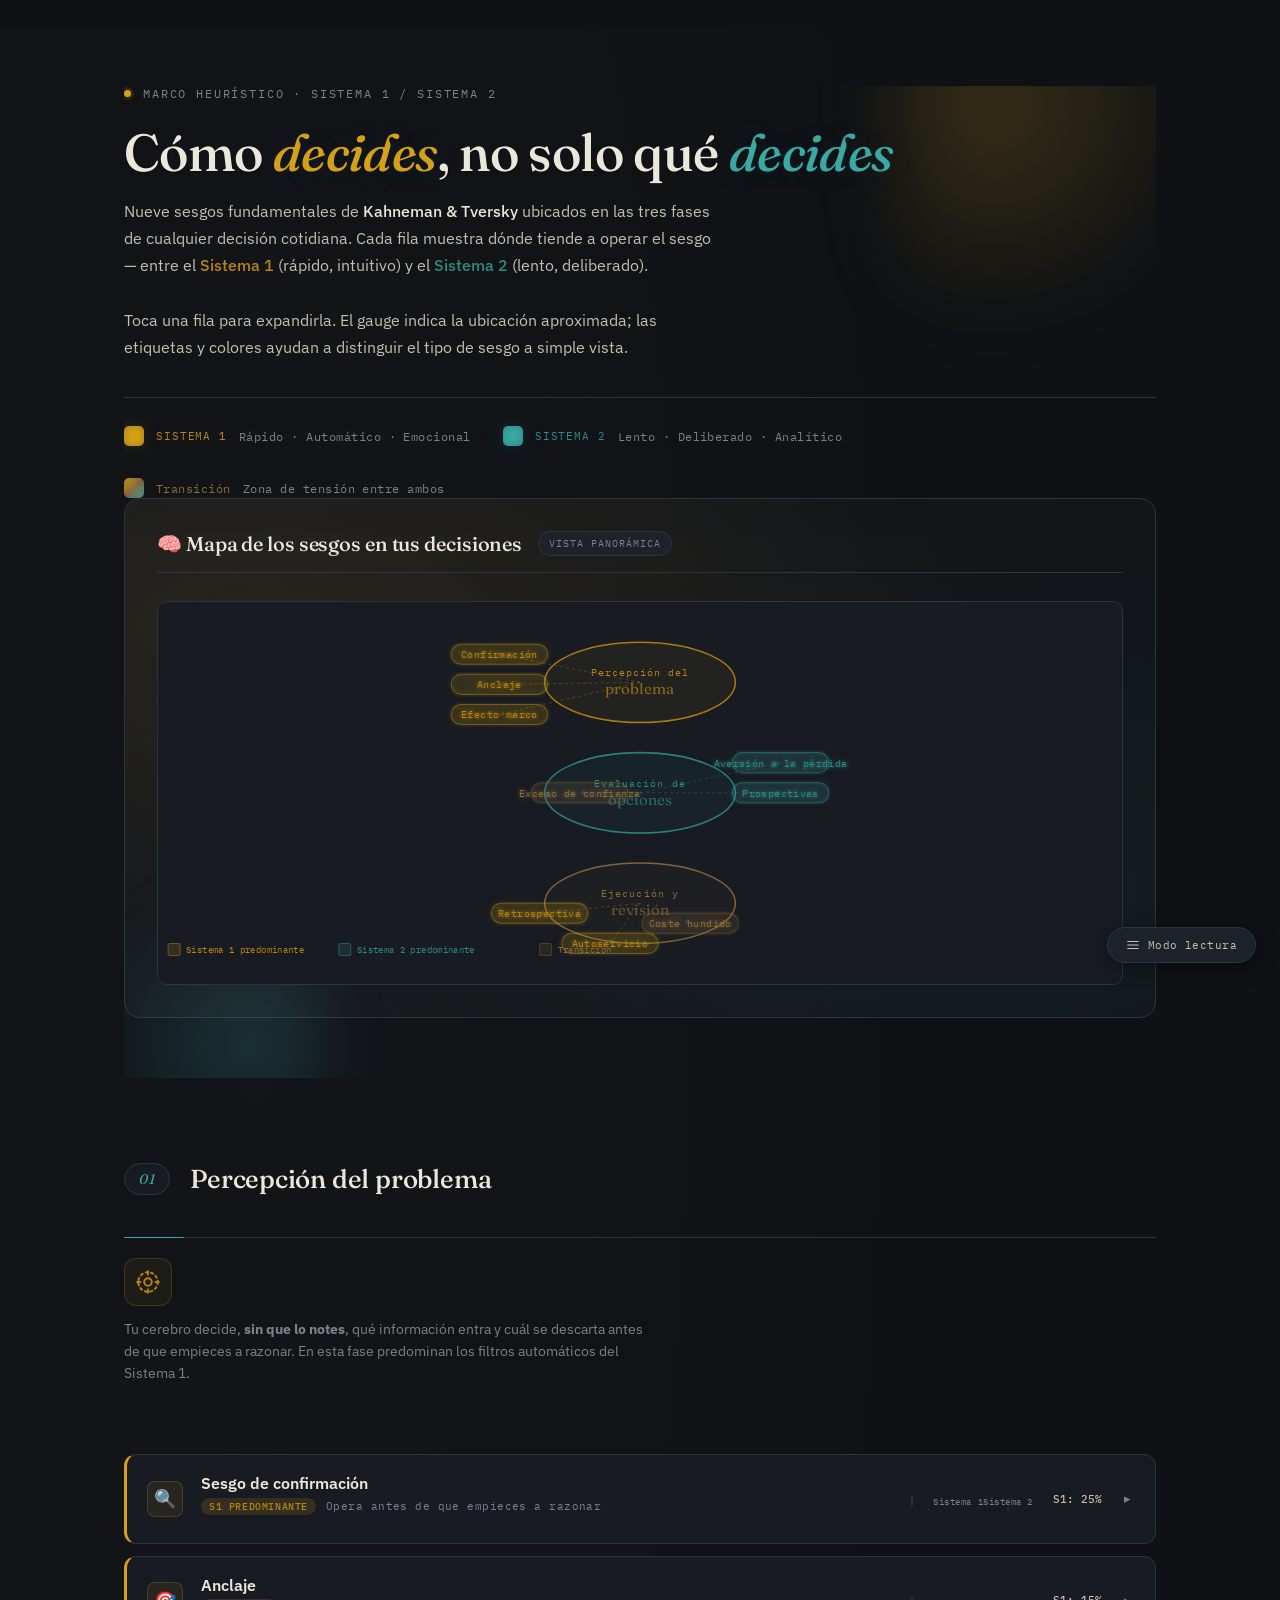
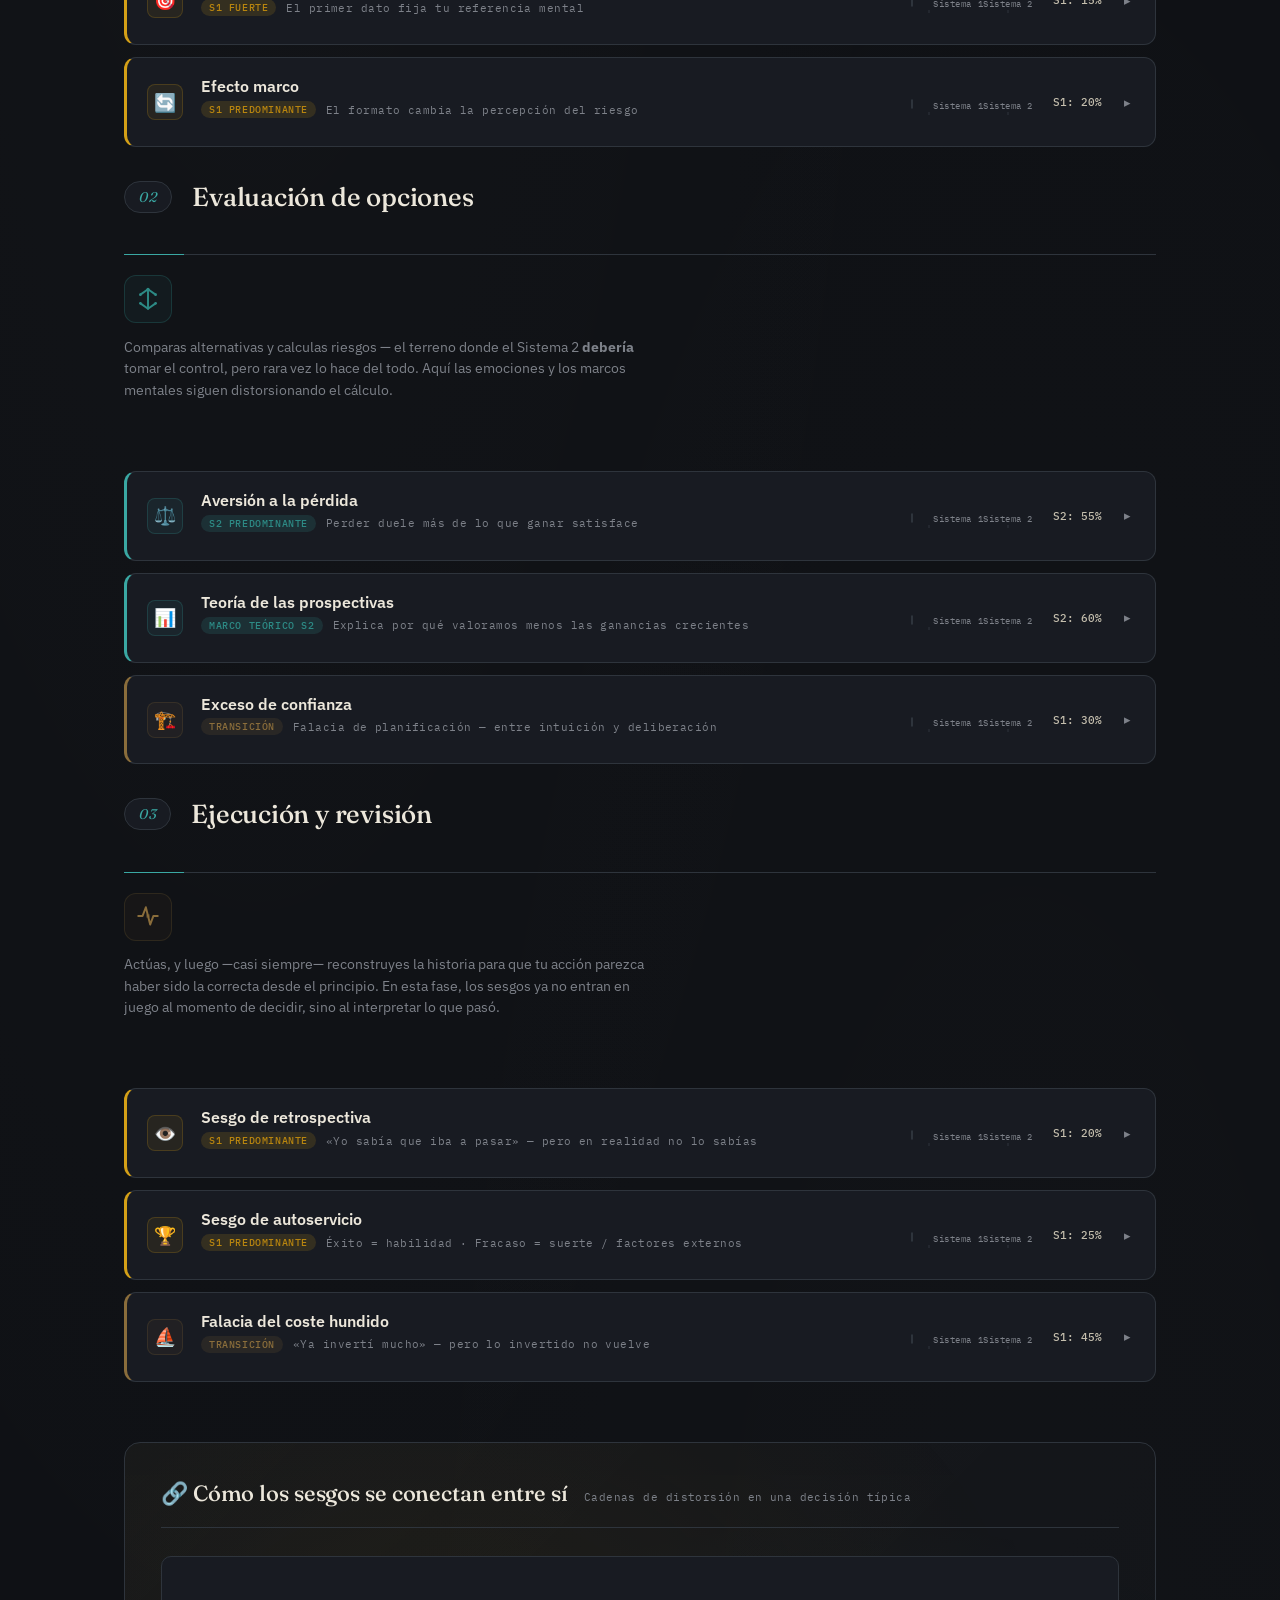
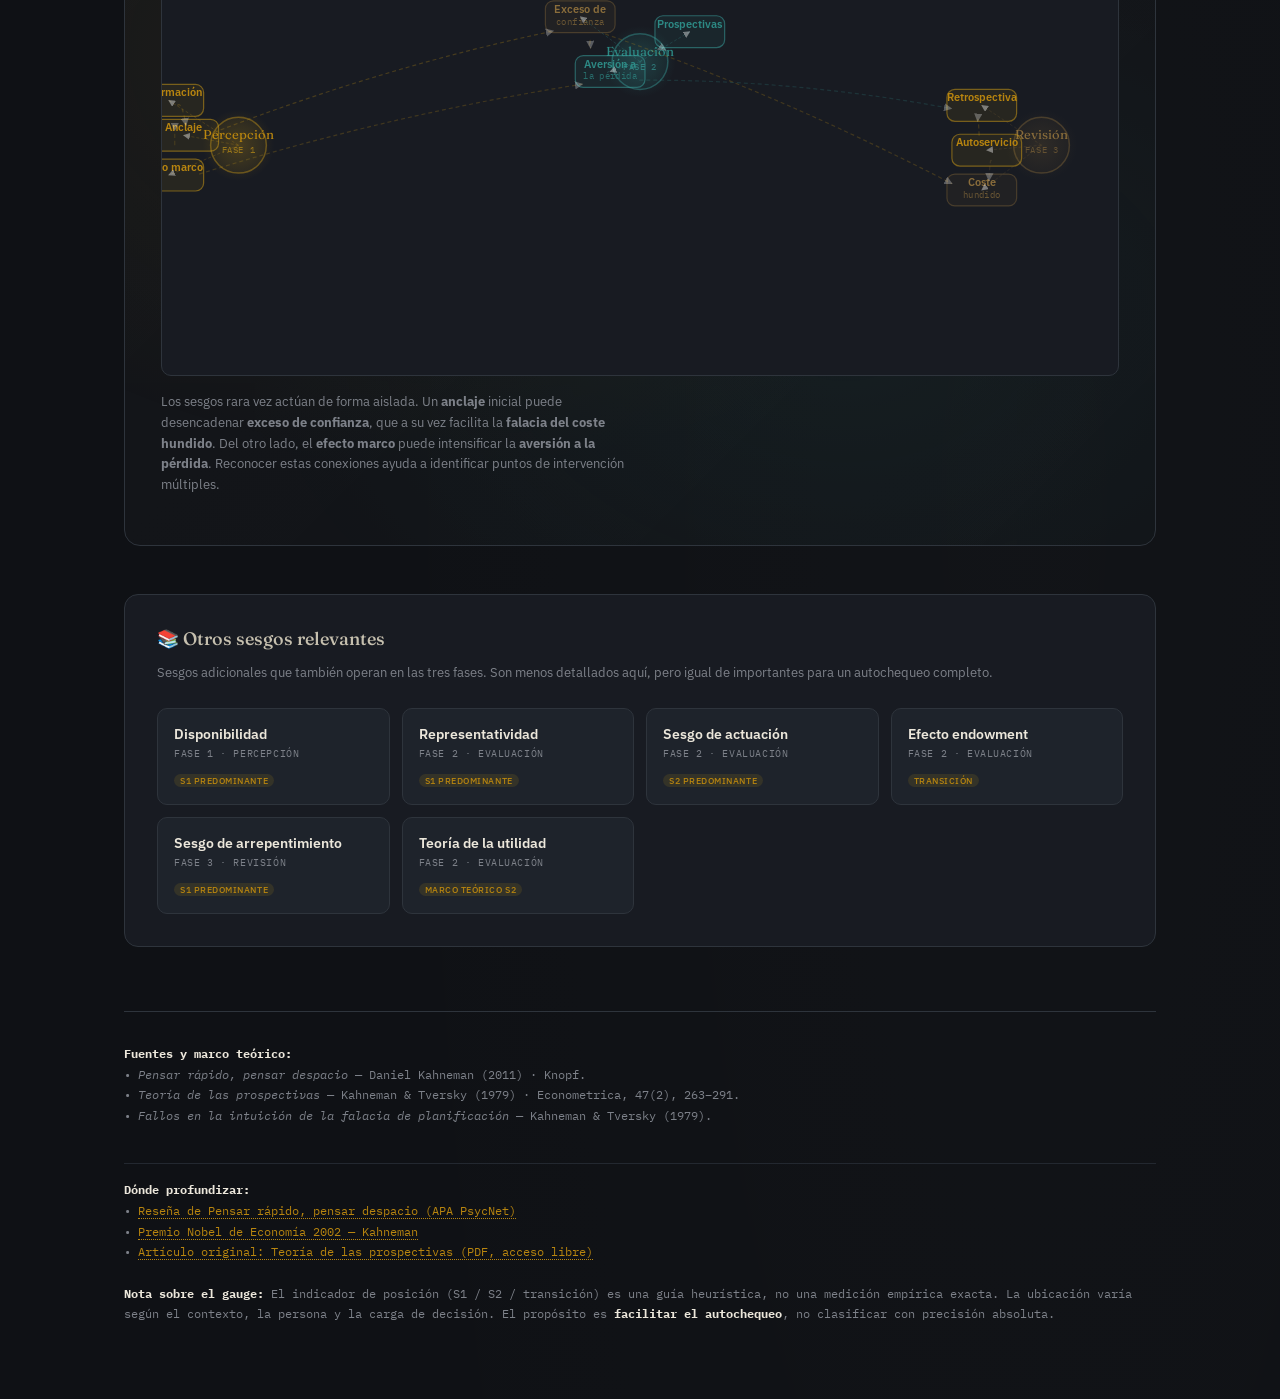
<file: sesgos-decision/index.html>
<!doctype html>
<html lang="es">
<head><meta charset="utf-8"><meta name="viewport" content="width=device-width,initial-scale=1"><title>Cargando...</title><style>body{margin:0;background:#0f1115;color:#ece7db;font:16px system-ui,sans-serif;display:grid;place-items:center;min-height:100vh}.msg{opacity:.75}</style></head>
<body><div class="msg">Cargando visualización...</div><script>
(async()=>{
  const parts=await Promise.all(['payload1.b64','payload2.b64'].map(async f=>{
    const r=await fetch(f,{cache:'no-store'}); if(!r.ok) throw new Error(f+': '+r.status); return (await r.text()).trim();
  }));
  const b64=parts.join('');
  const bin=atob(b64); const bytes=new Uint8Array(bin.length); for(let i=0;i<bin.length;i++) bytes[i]=bin.charCodeAt(i);
  const ds=new DecompressionStream('gzip');
  const html=await new Response(new Blob([bytes]).stream().pipeThrough(ds)).text();
  document.open(); document.write(html); document.close();
})().catch(e=>document.body.innerHTML='<pre style="white-space:pre-wrap;padding:24px">No se pudo cargar la página. '+String(e)+'</pre>');
</script></body></html>
</file>
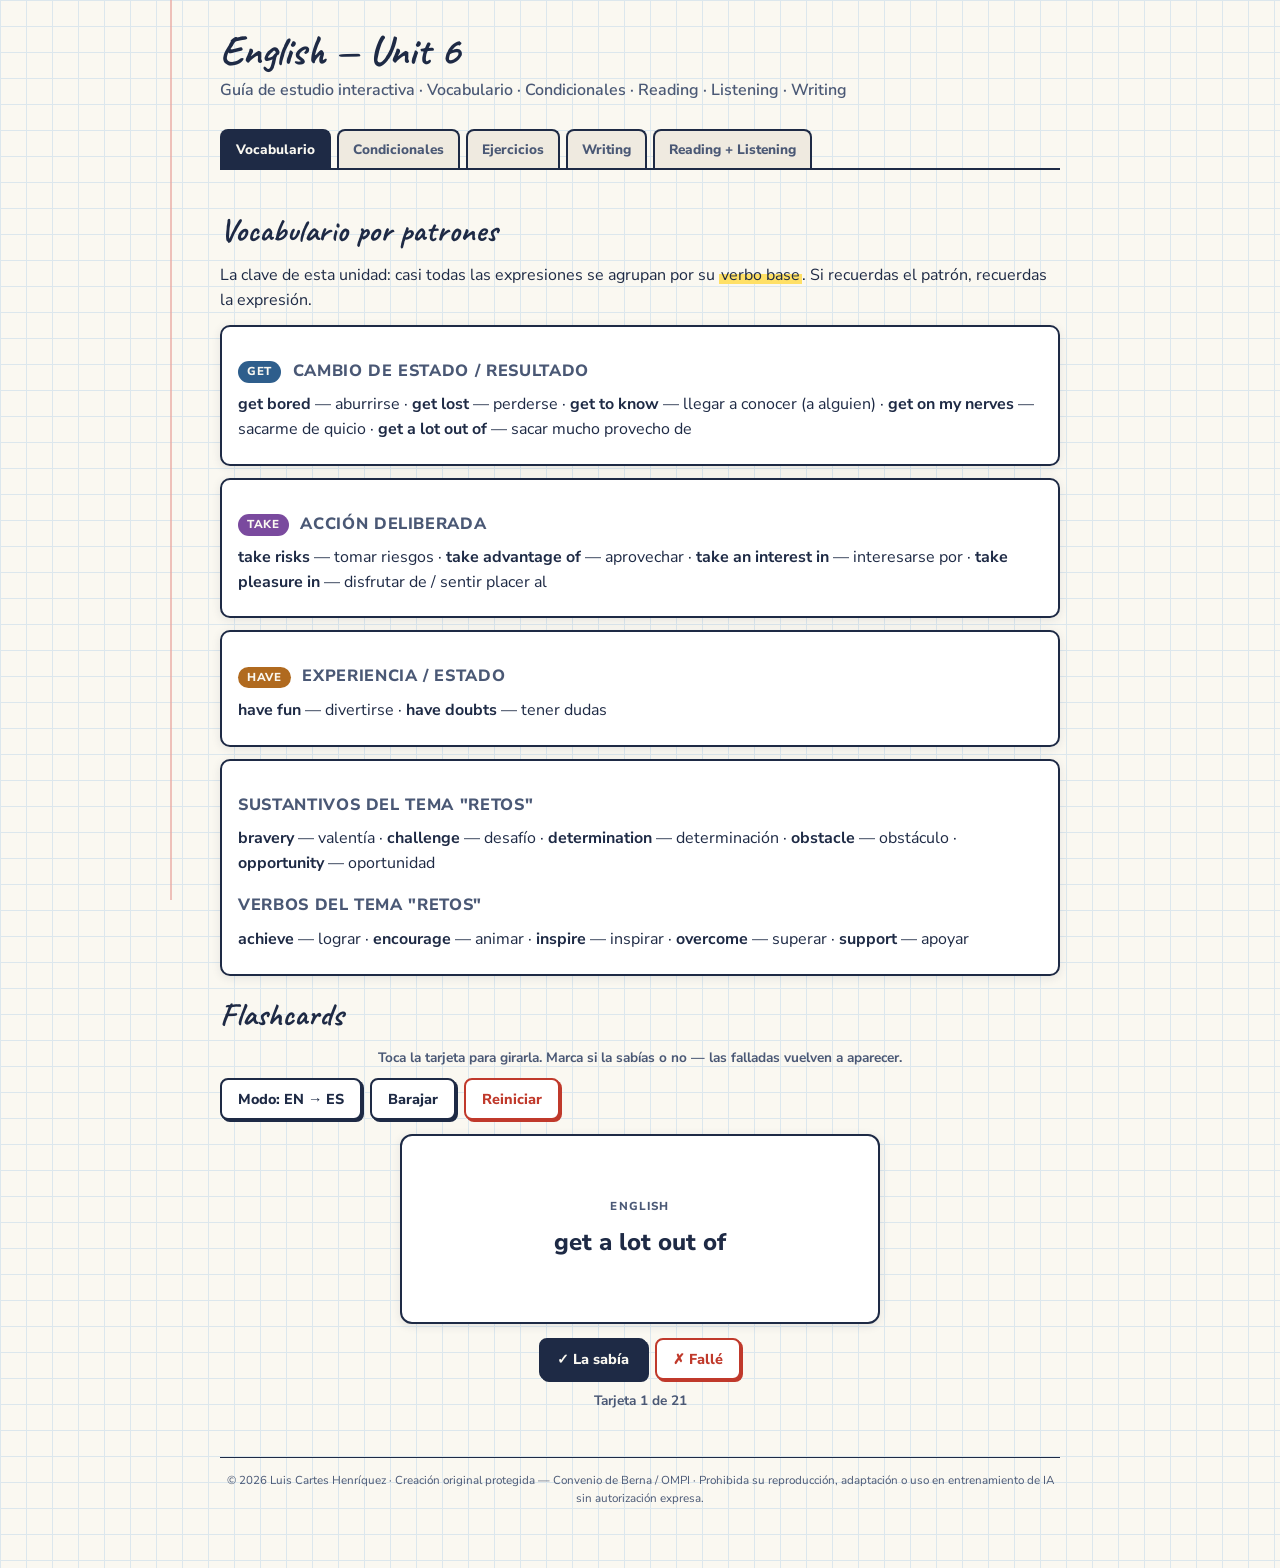
<file: index.htlm.html>
<!DOCTYPE html>
<html lang="es">
<head>
<meta charset="UTF-8">
<meta name="viewport" content="width=device-width, initial-scale=1.0">
<title>English Unit 6 — Guía de Estudio Interactiva</title>
<link href="https://fonts.googleapis.com/css2?family=Caveat:wght@600;700&family=Nunito+Sans:ital,wght@0,400;0,600;0,700;0,800;1,400&display=swap" rel="stylesheet">
<style>
:root{
  --paper:#FAF8F1;
  --grid:#DCE7ED;
  --ink:#1E2A45;
  --ink-soft:#4A5875;
  --redpen:#C0392B;
  --margin-red:#E8A9A1;
  --hi:#FFE066;
  --green:#2E7D4F;
  --card:#FFFFFF;
  --shadow:0 2px 10px rgba(30,42,69,.10);
}
*{box-sizing:border-box;margin:0;padding:0}
body{
  font-family:'Nunito Sans',sans-serif;
  color:var(--ink);
  background:
    linear-gradient(var(--grid) 1px, transparent 1px),
    linear-gradient(90deg, var(--grid) 1px, transparent 1px),
    var(--paper);
  background-size:26px 26px, 26px 26px, auto;
  min-height:100vh;
  line-height:1.55;
}
.notebook{
  max-width:880px;margin:0 auto;padding:28px 20px 60px;
  position:relative;
}
.notebook::before{ /* línea roja de margen, como cuaderno escolar */
  content:'';position:fixed;top:0;bottom:0;left:max(12px, calc(50% - 470px));
  width:2px;background:var(--margin-red);opacity:.7;pointer-events:none;
}
header h1{
  font-family:'Caveat',cursive;font-size:2.6rem;color:var(--ink);line-height:1.1;
}
header .sub{color:var(--ink-soft);font-weight:600;margin-top:4px}
.hi{background:linear-gradient(transparent 45%, var(--hi) 45%, var(--hi) 90%, transparent 90%);padding:0 2px}

/* Tabs como separadores de cuaderno */
nav{display:flex;flex-wrap:wrap;gap:6px;margin:26px 0 0;border-bottom:2px solid var(--ink)}
nav button{
  font-family:'Nunito Sans',sans-serif;font-weight:800;font-size:.85rem;
  padding:9px 14px;border:2px solid var(--ink);border-bottom:none;
  border-radius:8px 8px 0 0;background:#EFEAE0;color:var(--ink-soft);cursor:pointer;
}
nav button.active{background:var(--ink);color:var(--paper)}
nav button:focus-visible{outline:3px solid var(--redpen);outline-offset:2px}
section{display:none;padding-top:22px}
section.active{display:block}
h2{font-family:'Caveat',cursive;font-size:2rem;margin:14px 0 8px}
h3{font-size:1.02rem;font-weight:800;margin:18px 0 6px;text-transform:uppercase;letter-spacing:.04em;color:var(--ink-soft)}
p{margin:8px 0}
.note{
  background:var(--card);border:2px solid var(--ink);border-radius:10px;
  padding:14px 16px;margin:12px 0;box-shadow:var(--shadow);
}
.note.red{border-color:var(--redpen)}
.note.red h3{color:var(--redpen)}
.tag{display:inline-block;font-size:.72rem;font-weight:800;padding:2px 9px;border-radius:20px;
  background:var(--ink);color:var(--paper);margin-right:6px;vertical-align:middle}
.tag.get{background:#2E5E8C}.tag.take{background:#7A4A9E}.tag.have{background:#B06A1F}
table{width:100%;border-collapse:collapse;margin:10px 0;background:var(--card);box-shadow:var(--shadow)}
th,td{border:1.5px solid var(--ink);padding:8px 10px;text-align:left;font-size:.92rem}
th{background:var(--ink);color:var(--paper)}
em.sig{font-style:normal;background:var(--hi);padding:0 3px;font-weight:700}

/* Tarjetas de condicionales (código de colores: zero=verde, first=azul, second=naranja, third=morado) */
.cond-card{
  background:var(--card);border:2px solid var(--ink);border-left-width:10px;
  border-radius:10px;padding:14px 16px;margin:14px 0;box-shadow:var(--shadow);
}
.c-zero{border-left-color:#2E8B57}
.c-first{border-left-color:#2E5E8C}
.c-second{border-left-color:#E07B39}
.c-third{border-left-color:#7A4A9E}
.cond-head{display:flex;flex-wrap:wrap;align-items:baseline;gap:6px 12px;margin-bottom:4px}
.cond-name{font-weight:800;font-size:1.05rem;letter-spacing:.02em}
.c-zero .cond-name{color:#2E8B57}
.c-first .cond-name{color:#2E5E8C}
.c-second .cond-name{color:#E07B39}
.c-third .cond-name{color:#7A4A9E}
.cond-use{font-size:.82rem;font-weight:700;color:var(--ink-soft)}
.cond-desc{font-size:.9rem;margin:4px 0 8px}
.cond-formula{display:flex;flex-wrap:wrap;align-items:center;gap:8px;margin:8px 0}
.fx{font-weight:800;font-size:.86rem;padding:5px 12px;border-radius:8px}
.fx.if{background:#FDEBC8;border:1.5px solid #E0A93E}
.fx.main{background:#EBE3F5;border:1.5px solid #7A4A9E}
.fx.arrow{background:none;padding:0;font-size:1.1rem;color:var(--ink-soft)}
.cond-ex{margin:8px 0 6px 20px;font-size:.92rem}
.cond-ex li{margin:3px 0;cursor:pointer}
.cond-ex li::after{content:' 👆';font-size:.7rem;opacity:.45}
.cond-ex li.open::after{content:''}
.cond-ex .tr{display:none;color:var(--ink-soft);font-style:italic;font-size:.88rem;padding-left:4px}
.cond-ex li.open .tr{display:block}
.cond-equiv{font-size:.85rem;background:#F0F4EA;border-left:4px solid #2E8B57;padding:6px 10px;margin:8px 0;border-radius:0 6px 6px 0}
.cond-sig{font-size:.8rem;color:var(--ink-soft);margin-top:6px}
.tip-note{border-color:#E0A93E;background:#FFFBEA}
.qsum{font-size:.85rem}
.qsum td,.qsum th{padding:6px 8px}
.r-zero td:first-child{color:#2E8B57}
.r-first td:first-child{color:#2E5E8C}
.r-second td:first-child{color:#E07B39}
.r-third td:first-child{color:#7A4A9E}

/* Flashcards */
.fc-controls{display:flex;gap:8px;flex-wrap:wrap;margin:10px 0}
.btn{
  font-family:inherit;font-weight:800;font-size:.9rem;padding:9px 16px;
  border:2px solid var(--ink);border-radius:8px;background:var(--card);color:var(--ink);
  cursor:pointer;box-shadow:2px 2px 0 var(--ink);
}
.btn:active{transform:translate(2px,2px);box-shadow:none}
.btn.primary{background:var(--ink);color:var(--paper)}
.btn.red{border-color:var(--redpen);color:var(--redpen);box-shadow:2px 2px 0 var(--redpen)}
.btn:focus-visible{outline:3px solid var(--redpen);outline-offset:2px}
.flashcard{
  margin:14px auto;max-width:480px;height:190px;perspective:1000px;cursor:pointer;
}
.fc-inner{position:relative;width:100%;height:100%;transition:transform .5s;transform-style:preserve-3d}
.flashcard.flipped .fc-inner{transform:rotateY(180deg)}
.fc-face{
  position:absolute;inset:0;backface-visibility:hidden;border:2px solid var(--ink);
  border-radius:12px;background:var(--card);box-shadow:var(--shadow);
  display:flex;flex-direction:column;align-items:center;justify-content:center;
  padding:18px;text-align:center;
}
.fc-face .word{font-size:1.5rem;font-weight:800}
.fc-face .lang{font-size:.72rem;font-weight:800;letter-spacing:.1em;color:var(--ink-soft);margin-bottom:8px}
.fc-back{transform:rotateY(180deg);background:#FFFBEA}
.fc-meta{text-align:center;color:var(--ink-soft);font-weight:700;font-size:.85rem}
@media (prefers-reduced-motion: reduce){.fc-inner{transition:none}}

/* Ejercicios */
.ex{margin:14px 0;padding:12px 14px;background:var(--card);border:1.5px solid var(--ink);border-radius:10px}
.ex .q{font-weight:600}
.ex input[type=text]{
  font-family:inherit;font-size:.95rem;padding:6px 10px;border:none;border-bottom:2px dashed var(--ink);
  background:transparent;min-width:170px;color:var(--redpen);font-weight:700;
}
.ex input[type=text]:focus{outline:none;border-bottom-color:var(--redpen)}
.feedback{font-weight:800;margin-left:8px}
.feedback.ok{color:var(--green)}
.feedback.bad{color:var(--redpen)}
.choices{display:flex;gap:6px;flex-wrap:wrap;margin-top:8px}
.choices button{
  font-family:inherit;font-weight:700;font-size:.82rem;padding:5px 12px;
  border:1.5px solid var(--ink);border-radius:20px;background:var(--paper);cursor:pointer;
}
.choices button.picked-ok{background:var(--green);color:#fff;border-color:var(--green)}
.choices button.picked-bad{background:var(--redpen);color:#fff;border-color:var(--redpen)}
.reveal{display:none;margin-top:8px;padding:8px 10px;background:#FFFBEA;border-left:4px solid var(--redpen);font-size:.92rem}
.reveal.show{display:block}
.strike{text-decoration:line-through;text-decoration-color:var(--redpen);text-decoration-thickness:2px}
.fix{color:var(--green);font-weight:800}
.score{font-family:'Caveat',cursive;font-size:1.6rem;margin-top:14px}

/* Writing scaffold */
.scaffold{counter-reset:par}
.scaffold .par{position:relative;padding:12px 14px 12px 52px;background:var(--card);
  border:1.5px solid var(--ink);border-radius:10px;margin:10px 0}
.scaffold .par::before{
  counter-increment:par;content:counter(par);
  position:absolute;left:12px;top:12px;width:28px;height:28px;border-radius:50%;
  background:var(--redpen);color:#fff;font-weight:800;display:flex;align-items:center;justify-content:center;
}
.checklist label{display:block;padding:6px 0;font-weight:600;cursor:pointer}
.checklist input{accent-color:var(--green);width:17px;height:17px;margin-right:8px;vertical-align:-3px}

footer{
  margin-top:46px;padding-top:14px;border-top:1.5px solid var(--ink);
  font-size:.72rem;color:var(--ink-soft);text-align:center;
}
@media(max-width:560px){
  header h1{font-size:2rem}
  .notebook::before{display:none}
  th,td{font-size:.78rem;padding:5px}
  .qsum{display:block;overflow-x:auto;white-space:nowrap}
  .cond-formula{gap:5px}
  .fx{font-size:.78rem;padding:4px 8px}
}
</style>
</head>
<body>
<div class="notebook">
<header>
  <h1>English — Unit 6</h1>
  <div class="sub">Guía de estudio interactiva · Vocabulario · Condicionales · Reading · Listening · Writing</div>
</header>

<nav>
  <button class="active" data-t="voc">Vocabulario</button>
  <button data-t="cond">Condicionales</button>
  <button data-t="ex">Ejercicios</button>
  <button data-t="wri">Writing</button>
  <button data-t="rl">Reading + Listening</button>
</nav>

<!-- ============ VOCABULARIO ============ -->
<section id="voc" class="active">
  <h2>Vocabulario por patrones</h2>
  <p>La clave de esta unidad: casi todas las expresiones se agrupan por su <span class="hi">verbo base</span>. Si recuerdas el patrón, recuerdas la expresión.</p>

  <div class="note">
    <h3><span class="tag get">GET</span> cambio de estado / resultado</h3>
    <p><b>get bored</b> — aburrirse · <b>get lost</b> — perderse · <b>get to know</b> — llegar a conocer (a alguien) · <b>get on my nerves</b> — sacarme de quicio · <b>get a lot out of</b> — sacar mucho provecho de</p>
  </div>
  <div class="note">
    <h3><span class="tag take">TAKE</span> acción deliberada</h3>
    <p><b>take risks</b> — tomar riesgos · <b>take advantage of</b> — aprovechar · <b>take an interest in</b> — interesarse por · <b>take pleasure in</b> — disfrutar de / sentir placer al</p>
  </div>
  <div class="note">
    <h3><span class="tag have">HAVE</span> experiencia / estado</h3>
    <p><b>have fun</b> — divertirse · <b>have doubts</b> — tener dudas</p>
  </div>
  <div class="note">
    <h3>Sustantivos del tema "retos"</h3>
    <p><b>bravery</b> — valentía · <b>challenge</b> — desafío · <b>determination</b> — determinación · <b>obstacle</b> — obstáculo · <b>opportunity</b> — oportunidad</p>
    <h3>Verbos del tema "retos"</h3>
    <p><b>achieve</b> — lograr · <b>encourage</b> — animar · <b>inspire</b> — inspirar · <b>overcome</b> — superar · <b>support</b> — apoyar</p>
  </div>

  <h2>Flashcards</h2>
  <p class="fc-meta">Toca la tarjeta para girarla. Marca si la sabías o no — las falladas vuelven a aparecer.</p>
  <div class="fc-controls">
    <button class="btn" id="fcDir">Modo: EN → ES</button>
    <button class="btn" id="fcShuffle">Barajar</button>
    <button class="btn red" id="fcReset">Reiniciar</button>
  </div>
  <div class="flashcard" id="fcCard" role="button" tabindex="0" aria-label="Flashcard, toca para girar">
    <div class="fc-inner">
      <div class="fc-face fc-front"><div class="lang" id="fcLangF">ENGLISH</div><div class="word" id="fcFront"></div></div>
      <div class="fc-face fc-back"><div class="lang" id="fcLangB">ESPAÑOL</div><div class="word" id="fcBack"></div></div>
    </div>
  </div>
  <div class="fc-controls" style="justify-content:center">
    <button class="btn primary" id="fcKnow">✓ La sabía</button>
    <button class="btn red" id="fcMiss">✗ Fallé</button>
  </div>
  <p class="fc-meta" id="fcStatus"></p>
</section>

<!-- ============ CONDICIONALES ============ -->
<section id="cond">
  <h2>Compare Zero, First, Second and Third</h2>

  <div class="note tip-note">
    <h3>💡 Tip antes de empezar</h3>
    <p><b>Lee primero la cláusula del <i>if</i>, después la cláusula principal.</b> El tiempo verbal del <i>if</i> te dice de inmediato qué condicional es.</p>
    <p style="margin-top:8px">Toca cualquier ejemplo 👆 para ver su traducción — intenta entenderlo en inglés primero. <button class="btn" id="trAll" style="margin-top:6px">Mostrar todas las traducciones</button></p>
  </div>

  <div class="cond-card c-zero">
    <div class="cond-head"><span class="cond-name">ZERO CONDITIONAL</span><span class="cond-use">Hechos y verdades generales</span></div>
    <p class="cond-desc">Cosas que son siempre verdad: hechos científicos, leyes naturales y situaciones reales.</p>
    <div class="cond-formula"><span class="fx if">If + present simple</span><span class="fx arrow">→</span><span class="fx main">present simple</span></div>
    <ul class="cond-ex">
      <li>If you <b>heat</b> ice, it <b>melts</b>.<span class="tr">Si calientas el hielo, se derrite.</span></li>
      <li>If it <b>rains</b>, the ground <b>gets</b> wet.<span class="tr">Si llueve, el suelo se moja.</span></li>
      <li>If you <b>don't water</b> plants, they <b>die</b>.<span class="tr">Si no riegas las plantas, se mueren.</span></li>
    </ul>
    <p class="cond-equiv">En español: <b>si + presente → presente</b> ("si llueve, se moja")</p>
    <p class="cond-sig">Señal: <b>if ≈ when</b> · tiempo: always / general</p>
  </div>

  <div class="cond-card c-first">
    <div class="cond-head"><span class="cond-name">FIRST CONDITIONAL</span><span class="cond-use">Situaciones reales y posibles en el futuro</span></div>
    <p class="cond-desc">Situaciones posibles en el futuro y sus resultados probables.</p>
    <div class="cond-formula"><span class="fx if">If + present simple</span><span class="fx arrow">→</span><span class="fx main">will / won't + base verb</span></div>
    <ul class="cond-ex">
      <li>If you <b>study</b>, you <b>will pass</b> the exam.<span class="tr">Si estudias, aprobarás el examen.</span></li>
      <li>If it <b>rains</b> tomorrow, we <b>will stay</b> at home.<span class="tr">Si llueve mañana, nos quedaremos en casa.</span></li>
      <li>If she <b>comes</b>, I <b>will be</b> very happy.<span class="tr">Si ella viene, estaré muy feliz.</span></li>
    </ul>
    <p class="cond-equiv">En español: <b>si + presente → futuro</b> ("si estudias, aprobarás")</p>
    <p class="cond-sig">Señal: <b>unless</b> (= if not), tomorrow, next week · tiempo: future</p>
  </div>

  <div class="cond-card c-second">
    <div class="cond-head"><span class="cond-name">SECOND CONDITIONAL</span><span class="cond-use">Situaciones irreales o imposibles en el presente o futuro</span></div>
    <p class="cond-desc">Situaciones irreales o improbables ahora o en el futuro, y sus resultados.</p>
    <div class="cond-formula"><span class="fx if">If + past simple</span><span class="fx arrow">→</span><span class="fx main">would / wouldn't + base verb</span></div>
    <ul class="cond-ex">
      <li>If I <b>won</b> the lottery, I <b>would travel</b> the world.<span class="tr">Si ganara la lotería, viajaría por el mundo.</span></li>
      <li>If she <b>had</b> more time, she <b>would learn</b> Spanish.<span class="tr">Si tuviera más tiempo, aprendería español.</span></li>
      <li>If I <b>were</b> you, I <b>wouldn't worry</b>.<span class="tr">Si yo fuera tú, no me preocuparía.</span></li>
    </ul>
    <p class="cond-equiv">En español: <b>si + "tuviera/fuera" → "haría"</b> ("si tuviera tiempo, viajaría")</p>
    <p class="cond-sig">Señal: <b>If I were you…</b> · tiempo: present / future (irreal)</p>
  </div>

  <div class="cond-card c-third">
    <div class="cond-head"><span class="cond-name">THIRD CONDITIONAL</span><span class="cond-use">Situaciones irreales en el pasado</span></div>
    <p class="cond-desc">Situaciones del pasado que no ocurrieron, y sus resultados imaginarios. Ya no puede cambiar.</p>
    <div class="cond-formula"><span class="fx if">If + past perfect</span><span class="fx arrow">→</span><span class="fx main">would have / wouldn't have + past participle</span></div>
    <ul class="cond-ex">
      <li>If I <b>had studied</b> harder, I <b>would have passed</b> the exam.<span class="tr">Si hubiera estudiado más, habría aprobado el examen.</span></li>
      <li>If they <b>had left</b> earlier, they <b>wouldn't have missed</b> the train.<span class="tr">Si hubieran salido antes, no habrían perdido el tren.</span></li>
      <li>If we <b>had known</b>, we <b>would have helped</b> you.<span class="tr">Si hubiéramos sabido, te habríamos ayudado.</span></li>
    </ul>
    <p class="cond-equiv">En español: <b>si + "hubiera hecho" → "habría hecho"</b> — la equivalencia es exacta y es la clave del writing</p>
    <p class="cond-sig">Señal: last year, yesterday, "What would have happened if…?" · tiempo: past</p>
  </div>

  <h3>Quick summary</h3>
  <table class="qsum">
    <tr><th>Type</th><th>Use</th><th>If clause</th><th>Main clause</th><th>Time</th></tr>
    <tr class="r-zero"><td><b>Zero</b></td><td>Facts / general truths</td><td>if + present simple</td><td>present simple</td><td>always</td></tr>
    <tr class="r-first"><td><b>First</b></td><td>Real / possible future</td><td>if + present simple</td><td>will / won't + base verb</td><td>future</td></tr>
    <tr class="r-second"><td><b>Second</b></td><td>Unreal present / future</td><td>if + past simple</td><td>would / wouldn't + base verb</td><td>present / future</td></tr>
    <tr class="r-third"><td><b>Third</b></td><td>Unreal past</td><td>if + past perfect</td><td>would have / wouldn't have + past participle</td><td>past</td></tr>
  </table>

  <div class="note">
    <h3>Variantes que suben nota</h3>
    <p>En vez de <i>will / would / would have</i> puedes usar <b>might</b> o <b>could</b> para expresar menor certeza:</p>
    <p>· If I had accepted, I <b>might have discovered</b> a new interest.<br>
       · If you take this opportunity, you <b>could learn</b> a lot.</p>
    <p><b>Unless</b> reemplaza a <i>if not</i>: <i>Unless you study, you will fail</i> = <i>If you don't study…</i></p>
  </div>

  <div class="note red">
    <h3>Los 3 errores que más descuentan</h3>
    <p>1. <span class="strike">If I will study</span>, I will pass → <span class="fix">If I study</span>, I will pass. <i>(nunca will después de if)</i></p>
    <p>2. <span class="strike">If I would have known</span> → <span class="fix">If I had known</span>. <i>(nunca would en la cláusula del if)</i></p>
    <p>3. <span class="strike">If I would be you</span> → <span class="fix">If I were you</span>, I would… <i>(were con todas las personas en 2nd conditional formal)</i></p>
  </div>

  <div class="note">
    <h3>Truco de memoria</h3>
    <p>Cuanto <span class="hi">más lejos de la realidad</span>, más "atrás" va el tiempo verbal: real → present, hipotético → past, imposible (pasado) → past perfect.</p>
  </div>
</section>

<!-- ============ EJERCICIOS ============ -->
<section id="ex">
  <h2>A · Completa el verbo</h2>
  <p>Escribe la forma correcta y pulsa <b>Corregir</b>. (Incluye los 8 originales + 2 nuevos con <i>unless</i> y <i>might</i>.)</p>
  <div id="fillArea"></div>
  <button class="btn primary" id="fillCheck">Corregir todo</button>
  <div class="score" id="fillScore"></div>

  <h2>B · ¿Qué condicional es?</h2>
  <p>Identifica el tipo. Esto casi siempre cae en la parte de Reading.</p>
  <div id="idArea"></div>
  <div class="score" id="idScore"></div>

  <h2>C · Caza el error</h2>
  <p>Cada oración tiene <b>un error</b>. Piensa cuál es y luego revela la corrección.</p>
  <div id="errArea"></div>
</section>

<!-- ============ WRITING ============ -->
<section id="wri">
  <h2>Writing: "What would have happened if…?"</h2>
  <p>No memorices un texto ajeno — el profesor lo nota. Usa este <span class="hi">esqueleto de 4 párrafos</span> y rellénalo con TU historia (un examen, un deporte, un viaje, una audición…).</p>

  <div class="scaffold">
    <div class="par"><b>La situación real (past simple).</b><br>
      <i>Last year, I had the opportunity to … , but I decided not to … because …</i></div>
    <div class="par"><b>Qué habría pasado (2–3 third conditionals).</b><br>
      <i>If I had accepted the challenge, I would have … · I would have met / learned / achieved …</i></div>
    <div class="par"><b>Consecuencias personales (usa might have para variar).</b><br>
      <i>I also think I would have become more … · Perhaps I might have discovered …</i></div>
    <div class="par"><b>La lección (cierre positivo + vocabulario de la unidad).</b><br>
      <i>However, that experience taught me … · Now I know that people can achieve their goals when they overcome their doubts.</i></div>
  </div>

  <div class="note">
    <h3>Conectores que suman puntos</h3>
    <p><b>However</b> (sin embargo) · <b>Also</b> (además) · <b>Perhaps</b> (quizás) · <b>In the end</b> (al final) · <b>Looking back</b> (mirando atrás) · <b>Fortunately / Unfortunately</b></p>
  </div>

  <div class="note">
    <h3>Frases comodín</h3>
    <p>If I had known… · If I had studied harder… · I would have achieved… · I might have become… · Things would have been different. · I would not have made that mistake.</p>
  </div>

  <h3>Checklist antes de entregar</h3>
  <div class="note checklist">
    <label><input type="checkbox"> Cada "if" lleva <b>past perfect</b> (had + participio)</label>
    <label><input type="checkbox"> Cada resultado lleva <b>would/might have + participio</b></label>
    <label><input type="checkbox"> Usé al menos <b>3 palabras del vocabulario</b> de la unidad</label>
    <label><input type="checkbox"> Usé al menos <b>2 conectores</b></label>
    <label><input type="checkbox"> Nunca escribí "would" dentro de la cláusula del if</label>
    <label><input type="checkbox"> Tiene introducción, desarrollo y cierre</label>
  </div>
</section>

<!-- ============ READING + LISTENING ============ -->
<section id="rl">
  <h2>Reading: texto de práctica</h2>
  <div class="note">
    <p><b>The Climber</b></p>
    <p>When Elena was sixteen, her school organised a climbing trip. At first she had doubts because she had never taken risks before, and heights got on her nerves. Her best friend encouraged her to try, and her teacher supported her during the whole climb. Although she got lost on one of the paths, she didn't give up. In the end, she overcame the obstacle and reached the top. "If I hadn't taken advantage of that opportunity, I would never have discovered how brave I am," she says today. Now she takes pleasure in climbing every weekend and gets a lot out of every new challenge.</p>
  </div>
  <div id="rcArea"></div>

  <h2>Listening: estrategias</h2>
  <div class="note">
    <p><b>1. Antes del audio:</b> lee las preguntas primero y subraya las palabras clave. Predice qué tipo de dato buscas (¿un nombre? ¿un número? ¿un lugar?).</p>
    <p><b>2. Durante:</b> no te bloquees con una palabra desconocida — la respuesta suele repetirse o parafrasearse. Atento a los <b>distractores</b>: a veces mencionan una opción y luego la corrigen ("…but actually…").</p>
    <p><b>3. Vocabulario que probablemente escucharás:</b> las mismas expresiones de la unidad (take risks, overcome, opportunity…). Si las tienes automatizadas con las flashcards, las reconocerás al vuelo.</p>
    <p><b>4. Segunda escucha:</b> confirma las respuestas dudosas, no cambies las seguras.</p>
  </div>
</section>

<footer id="foot"></footer>
</div>

<script>
/* ---------- Tabs ---------- */
document.querySelectorAll('nav button').forEach(b=>{
  b.addEventListener('click',()=>{
    document.querySelectorAll('nav button').forEach(x=>x.classList.remove('active'));
    document.querySelectorAll('section').forEach(s=>s.classList.remove('active'));
    b.classList.add('active');
    document.getElementById(b.dataset.t).classList.add('active');
    window.scrollTo({top:0});
  });
});

/* ---------- Flashcards ---------- */
const VOCAB=[
 ["get bored","aburrirse"],["take risks","tomar riesgos"],["have fun","divertirse"],
 ["take pleasure in","disfrutar de / sentir placer al"],["take advantage of","aprovechar"],
 ["get a lot out of","sacar mucho provecho de"],["get to know","llegar a conocer"],
 ["have doubts","tener dudas"],["get on my nerves","sacarme de quicio"],
 ["take an interest in","interesarse por"],["get lost","perderse"],
 ["bravery","valentía"],["challenge","desafío"],["determination","determinación"],
 ["obstacle","obstáculo"],["opportunity","oportunidad"],["achieve","lograr"],
 ["encourage","animar / motivar"],["inspire","inspirar"],["overcome","superar"],["support","apoyar"]
];
let deck=[], idx=0, enFirst=true, known=0;
const card=document.getElementById('fcCard');
function shuffle(a){for(let i=a.length-1;i>0;i--){const j=Math.floor(Math.random()*(i+1));[a[i],a[j]]=[a[j],a[i]];}return a;}
function newDeck(){deck=shuffle(VOCAB.map((_,i)=>i));idx=0;known=0;show();}
function show(){
  card.classList.remove('flipped');
  if(idx>=deck.length){
    document.getElementById('fcFront').textContent='🎉 ¡Mazo completado!';
    document.getElementById('fcBack').textContent='';
    document.getElementById('fcStatus').textContent=`Sabías ${known} de ${VOCAB.length} a la primera. Pulsa Reiniciar para otra ronda.`;
    return;
  }
  const [en,es]=VOCAB[deck[idx]];
  document.getElementById('fcFront').textContent=enFirst?en:es;
  document.getElementById('fcBack').textContent=enFirst?es:en;
  document.getElementById('fcLangF').textContent=enFirst?'ENGLISH':'ESPAÑOL';
  document.getElementById('fcLangB').textContent=enFirst?'ESPAÑOL':'ENGLISH';
  document.getElementById('fcStatus').textContent=`Tarjeta ${idx+1} de ${deck.length}`;
}
card.addEventListener('click',()=>card.classList.toggle('flipped'));
card.addEventListener('keydown',e=>{if(e.key==='Enter'||e.key===' '){e.preventDefault();card.classList.toggle('flipped');}});
document.getElementById('fcKnow').onclick=()=>{if(idx<deck.length){known++;idx++;show();}};
document.getElementById('fcMiss').onclick=()=>{if(idx<deck.length){deck.push(deck[idx]);idx++;show();}};
document.getElementById('fcShuffle').onclick=newDeck;
document.getElementById('fcReset').onclick=newDeck;
document.getElementById('fcDir').onclick=function(){enFirst=!enFirst;this.textContent=enFirst?'Modo: EN → ES':'Modo: ES → EN';show();};
newDeck();

/* ---------- Ejercicio A: fill-in ---------- */
const FILL=[
 ["If you heat ice, it ______ .","melt",["melts"]],
 ["If I study tonight, I ______ the test.","pass",["will pass"]],
 ["If I had more courage, I ______ more risks.","take",["would take"]],
 ["If she had accepted the challenge, she ______ many new skills.","learn",["would have learned","would have learnt"]],
 ["If they leave early, they ______ on time.","arrive",["will arrive"]],
 ["If I were you, I ______ this opportunity.","take",["would take"]],
 ["If he had listened to his teacher, he ______ the mistake.","not make",["would not have made","wouldn't have made","wouldnt have made"]],
 ["If people support each other, they ______ obstacles more easily.","overcome",["overcome"]],
 ["Unless you take risks, you ______ anything new. (not learn)","not learn",["will not learn","won't learn","wont learn"]],
 ["If I had joined the team, I ______ new friends. (might / make)","might make",["might have made"]]
];
const fillArea=document.getElementById('fillArea');
FILL.forEach((f,i)=>{
  const d=document.createElement('div');d.className='ex';
  d.innerHTML=`<span class="q">${i+1}. ${f[0].replace('______','<input type="text" data-i="'+i+'" aria-label="respuesta '+(i+1)+'">')} <small>(${f[1]})</small></span><span class="feedback" id="fb${i}"></span><div class="reveal" id="rv${i}">Respuesta: <b>${f[2][0]}</b></div>`;
  fillArea.appendChild(d);
});
document.getElementById('fillCheck').onclick=()=>{
  let ok=0;
  FILL.forEach((f,i)=>{
    const v=(document.querySelector(`input[data-i="${i}"]`).value||'').trim().toLowerCase().replace(/\s+/g,' ');
    const fb=document.getElementById('fb'+i), rv=document.getElementById('rv'+i);
    if(f[2].includes(v)){fb.textContent='✓';fb.className='feedback ok';rv.classList.remove('show');ok++;}
    else{fb.textContent='✗';fb.className='feedback bad';rv.classList.add('show');}
  });
  document.getElementById('fillScore').textContent=`Resultado: ${ok} / ${FILL.length}`;
};

/* ---------- Ejercicio B: identificar ---------- */
const IDQ=[
 ["If you mix blue and yellow, you get green.","Zero"],
 ["If it rains tomorrow, we will stay home.","First"],
 ["If she were braver, she would take more risks.","Second"],
 ["If they had left earlier, they wouldn't have missed the bus.","Third"],
 ["Unless he studies, he won't pass.","First"],
 ["If I lived near the beach, I would swim every day.","Second"]
];
const idArea=document.getElementById('idArea');let idDone=0,idOk=0;
IDQ.forEach((q,i)=>{
  const d=document.createElement('div');d.className='ex';
  d.innerHTML=`<span class="q">${i+1}. ${q[0]}</span><div class="choices"></div>`;
  const ch=d.querySelector('.choices');
  ["Zero","First","Second","Third"].forEach(t=>{
    const b=document.createElement('button');b.textContent=t;
    b.onclick=()=>{
      if(d.dataset.done)return;d.dataset.done=1;idDone++;
      if(t===q[1]){b.classList.add('picked-ok');idOk++;}
      else{b.classList.add('picked-bad');[...ch.children].find(x=>x.textContent===q[1]).classList.add('picked-ok');}
      if(idDone===IDQ.length)document.getElementById('idScore').textContent=`Resultado: ${idOk} / ${IDQ.length}`;
    };
    ch.appendChild(b);
  });
  idArea.appendChild(d);
});

/* ---------- Ejercicio C: caza el error ---------- */
const ERR=[
 ["If I <b>will study</b>, I will pass the exam.","If I <span class='fix'>study</span>, I will pass. — Nunca <i>will</i> después de <i>if</i>."],
 ["If she <b>would have taken</b> the opportunity, she would have learned a lot.","If she <span class='fix'>had taken</span> the opportunity… — En el if va past perfect, no <i>would have</i>."],
 ["If I <b>was</b> you, I would accept the challenge.","If I <span class='fix'>were</span> you… — Con <i>to be</i> en 2nd conditional formal se usa <i>were</i>."],
 ["If you heat water to 100°C, it <b>will boils</b>.","…it <span class='fix'>boils</span>. — Zero conditional: presente simple, y nunca <i>will + verbo-s</i>."],
 ["If we had left earlier, we <b>wouldn't miss</b> the bus.","…we <span class='fix'>wouldn't have missed</span> the bus. — Third conditional: would have + participio."]
];
const errArea=document.getElementById('errArea');
ERR.forEach((e,i)=>{
  const d=document.createElement('div');d.className='ex';
  d.innerHTML=`<span class="q">${i+1}. ${e[0]}</span><br><button class="btn" style="margin-top:8px">Revelar corrección</button><div class="reveal">${e[1]}</div>`;
  d.querySelector('button').onclick=function(){d.querySelector('.reveal').classList.add('show');this.disabled=true;};
  errArea.appendChild(d);
});

/* ---------- Reading comprehension ---------- */
const RC=[
 ["1. Why did Elena have doubts at first?","Because she had never taken risks and heights got on her nerves (le ponían nerviosa las alturas)."],
 ["2. Who helped her during the experience?","Her best friend encouraged her and her teacher supported her."],
 ["3. What conditional does Elena use in her quote, and why?","Third conditional — habla de un pasado que ya no puede cambiar (if I hadn't taken advantage… I would never have discovered…)."],
 ["4. Find two Unit 6 expressions in the last sentence.","takes pleasure in · gets a lot out of (también: challenge)."]
];
const rcArea=document.getElementById('rcArea');
RC.forEach(q=>{
  const d=document.createElement('div');d.className='ex';
  d.innerHTML=`<span class="q">${q[0]}</span><br><button class="btn" style="margin-top:8px">Ver respuesta</button><div class="reveal">${q[1]}</div>`;
  d.querySelector('button').onclick=function(){d.querySelector('.reveal').classList.add('show');this.disabled=true;};
  rcArea.appendChild(d);
});

/* ---------- Traducciones tap-para-revelar (condicionales) ---------- */
document.querySelectorAll('.cond-ex li').forEach(li=>{
  li.addEventListener('click',()=>li.classList.toggle('open'));
});
let trShown=false;
document.getElementById('trAll').onclick=function(){
  trShown=!trShown;
  document.querySelectorAll('.cond-ex li').forEach(li=>li.classList.toggle('open',trShown));
  this.textContent=trShown?'Ocultar todas las traducciones':'Mostrar todas las traducciones';
};

/* ---------- Footer con año dinámico ---------- */
document.getElementById('foot').textContent=`© ${new Date().getFullYear()} Luis Cartes Henríquez · Creación original protegida — Convenio de Berna / OMPI · Prohibida su reproducción, adaptación o uso en entrenamiento de IA sin autorización expresa.`;
</script>
</body>
</html>
</file>
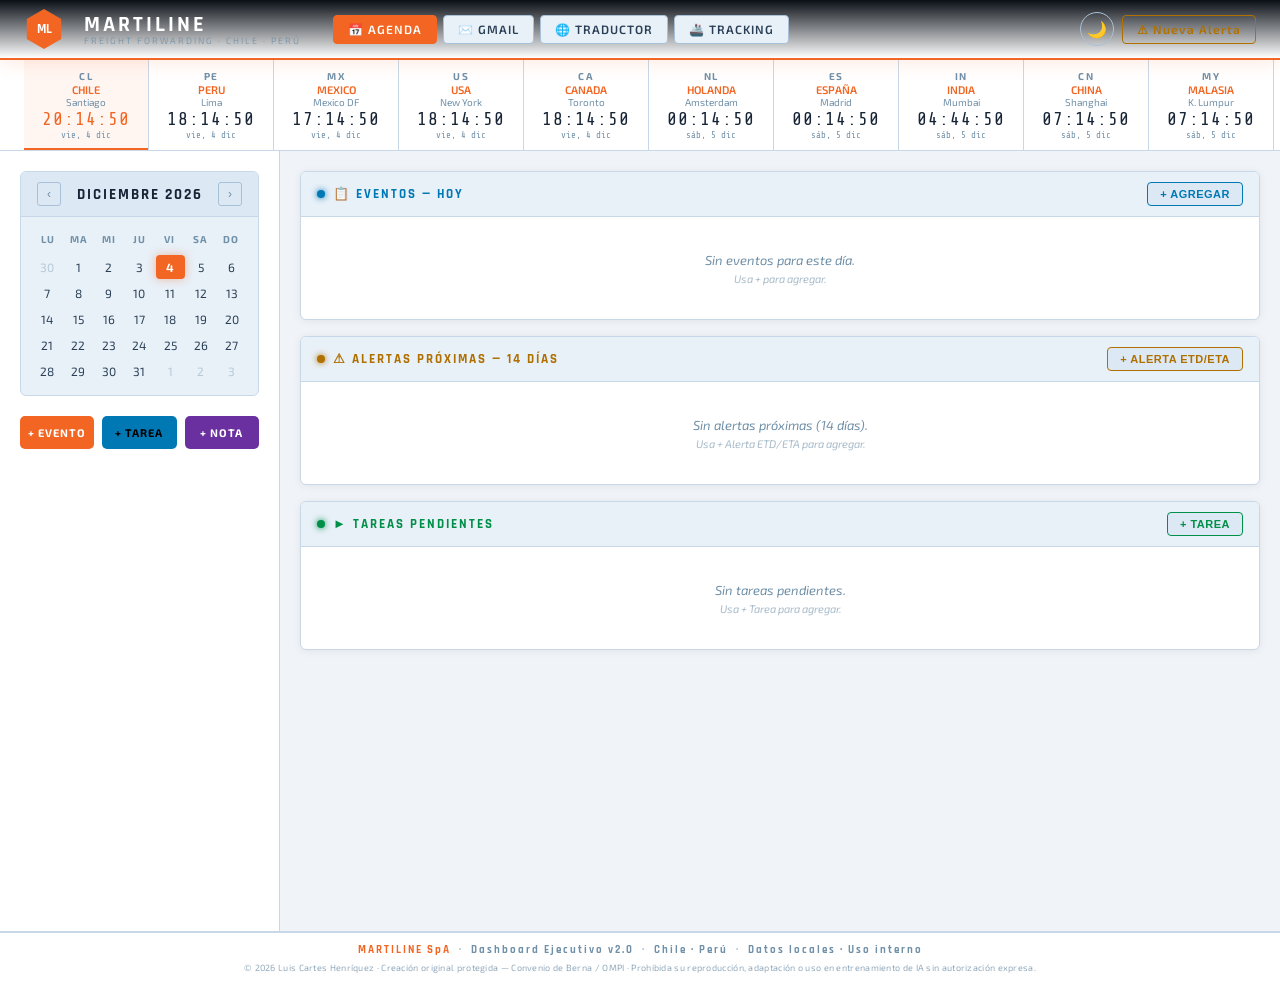
<file: martiline-dash.html>
<!DOCTYPE html>
<html lang="es">
<head>
<meta charset="UTF-8">
<meta name="viewport" content="width=device-width, initial-scale=1.0">
<title>MARTILINE — Dashboard Ejecutivo</title>
<meta name="application-name" content="Martiline Dashboard">
<meta name="apple-mobile-web-app-capable" content="yes">
<meta name="apple-mobile-web-app-status-bar-style" content="default">
<meta name="apple-mobile-web-app-title" content="Martiline">
<meta name="mobile-web-app-capable" content="yes">
<meta name="theme-color" content="#F26522">
<link rel="manifest" href="data:application/json,%7B%22name%22%3A%22Martiline+Dashboard%22%2C%22short_name%22%3A%22Martiline%22%2C%22description%22%3A%22Dashboard+Ejecutivo+Martiline+SpA%22%2C%22start_url%22%3A%22.%2F%22%2C%22display%22%3A%22standalone%22%2C%22background_color%22%3A%22%23f0f4f8%22%2C%22theme_color%22%3A%22%23F26522%22%2C%22icons%22%3A%5B%7B%22src%22%3A%22data%3Aimage%2Fsvg%2Bxml%2C%253Csvg+xmlns%3D%2527http%3A%2F%2Fwww.w3.org%2F2000%2Fsvg%2527+viewBox%3D%25270+0+100+100%2527%253E%253Cpolygon+points%3D%252750%2C2+93%2C26+93%2C74+50%2C98+7%2C74+7%2C26%2527+fill%3D%2527%2523F26522%2527%2F%253E%253Ctext+x%3D%252750%2527+y%3D%252566%2527+font-family%3D%2527Arial%2527+font-size%3D%252736%2527+font-weight%3D%2527bold%2527+fill%3D%2527white%2527+text-anchor%3D%2527middle%2527%253EML%253C%2Ftext%253E%253C%2Fsvg%253E%22%2C%22sizes%22%3A%22any%22%2C%22type%22%3A%22image%2Fsvg%2Bxml%22%7D%5D%7D">
<style>
  @import url('https://fonts.googleapis.com/css2?family=Rajdhani:wght@400;500;600;700&family=Share+Tech+Mono&family=Exo+2:wght@300;400;600;700&display=swap');

  /* ── DEFAULT: MODO CLARO ── */
  :root {
    --orange: #F26522;
    --orange-dim: #c4511a;
    --orange-glow: rgba(242,101,34,0.12);
    --bg: #f0f4f8;
    --bg2: #ffffff;
    --bg3: #e8f0f8;
    --bg4: #dce8f4;
    --border: #c8d8e8;
    --border-bright: #a8c0d8;
    --text: #2a3f55;
    --text-dim: #7090a8;
    --text-bright: #162435;
    --cyan: #0078b4;
    --green: #008f48;
    --yellow: #b07000;
    --red: #cc2222;
    --purple: #6a30a0;
  }

  /* ── MODO OSCURO — Slate #2c3e50 ── */
  [data-theme="dark"] {
    --bg: #2c3e50;
    --bg2: #344a5e;
    --bg3: #3b536a;
    --bg4: #435d76;
    --border: #4a6880;
    --border-bright: #5a7e9a;
    --text: #ddeeff;
    --text-dim: #8ab0c8;
    --text-bright: #f0f8ff;
    --cyan: #3dd6f5;
    --green: #2ecc71;
    --yellow: #f1c40f;
    --red: #e74c3c;
    --purple: #c39bd3;
  }

  [data-theme="dark"] .topbar {
    background: linear-gradient(180deg, #243444 0%, #344a5e 100%);
    box-shadow: 0 2px 16px rgba(0,0,0,0.3);
  }
  [data-theme="dark"] .clocks-bar { background: #344a5e; border-bottom-color: #4a6880; }
  [data-theme="dark"] .left-panel { background: #344a5e; border-right-color: #4a6880; }
  [data-theme="dark"] .clock-item { border-right-color: #4a6880; }
  [data-theme="dark"] .clock-item:not(.home) .clock-time { color: #f0f8ff; }
  [data-theme="dark"] .clock-country { color: #8ab0c8; }
  [data-theme="dark"] .clock-city { color: #F26522; }
  [data-theme="dark"] .clock-date { color: #6a90a8; }
  [data-theme="dark"] .nav-btn { background: #3b536a; border-color: #5a7e9a; color: #ddeeff; }
  [data-theme="dark"] .nav-btn:hover { background: #435d76; border-color: #F26522; color: #F26522; }
  [data-theme="dark"] .nav-btn.active { background: #F26522; border-color: #F26522; color: #fff; }
  [data-theme="dark"] .alert-btn { border-color: #f1c40f; color: #f1c40f; }
  [data-theme="dark"] .alert-btn:hover { background: #f1c40f; color: #2c3e50; }
  [data-theme="dark"] .theme-toggle { border-color: #5a7e9a; color: #8ab0c8; }
  [data-theme="dark"] .section-card { box-shadow: 0 2px 8px rgba(0,0,0,0.2); border-color: #4a6880; }
  [data-theme="dark"] .section-header { background: #3b536a; border-bottom-color: #4a6880; }
  [data-theme="dark"] .section-action { background: #435d76; border-color: #5a7e9a; color: #ddeeff; }
  [data-theme="dark"] .event-item { background: #3b536a; border-color: #4a6880; }
  [data-theme="dark"] .event-item:hover { background: #435d76; border-color: #5a7e9a; }
  [data-theme="dark"] .event-title { color: #f0f8ff; }
  [data-theme="dark"] .event-meta { color: #8ab0c8; }
  [data-theme="dark"] .event-time { color: #3dd6f5; }
  [data-theme="dark"] .alert-item .event-time { color: #f1c40f; }
  [data-theme="dark"] .task-item .event-time { color: #2ecc71; }
  [data-theme="dark"] .empty-state { color: #6a90a8; }
  [data-theme="dark"] .modal { background: #344a5e; border-color: #5a7e9a; }
  [data-theme="dark"] .modal-header { background: #3b536a; border-bottom-color: #4a6880; }
  [data-theme="dark"] .modal-title { color: #F26522; }
  [data-theme="dark"] .form-label { color: #8ab0c8; }
  [data-theme="dark"] .form-input,
  [data-theme="dark"] .form-select,
  [data-theme="dark"] .form-textarea { background: #3b536a; border-color: #5a7e9a; color: #f0f8ff; }
  [data-theme="dark"] .form-input::placeholder,
  [data-theme="dark"] .form-textarea::placeholder { color: #6a90a8; }
  [data-theme="dark"] .btn-cancel { border-color: #5a7e9a; color: #8ab0c8; }
  [data-theme="dark"] .modal-footer { border-top-color: #4a6880; }
  [data-theme="dark"] .footer { background: #344a5e; border-top-color: #4a6880; color: #6a90a8; }
  [data-theme="dark"] .cal-day { color: #ddeeff; }
  [data-theme="dark"] .cal-day.other-month { color: #5a7e9a; }
  [data-theme="dark"] .cal-day:hover { background: #435d76; color: #f0f8ff; }
  [data-theme="dark"] .cal-day-name { color: #6a90a8; }
  [data-theme="dark"] .cal-month { color: #f0f8ff; }
  [data-theme="dark"] .calendar-widget { background: #3b536a; border-color: #4a6880; }
  [data-theme="dark"] .cal-header { background: #435d76; border-bottom-color: #4a6880; }
  [data-theme="dark"] .cal-nav { border-color: #5a7e9a; color: #8ab0c8; }
  [data-theme="dark"] .cal-nav:hover { border-color: #F26522; color: #F26522; }
  [data-theme="dark"] .qa-tarea { background: #2980b9; color: #fff; }
  [data-theme="dark"] .qa-nota { background: #8e44ad; color: #fff; }

  /* overrides light (base) */
  .topbar { background: linear-gradient(180deg, #e8f0fa 0%, #ffffff 100%); box-shadow: 0 2px 10px rgba(0,0,0,0.08); }
  .clocks-bar { background: #f8fbff; border-bottom-color: #d0e0f0; }
  .left-panel { background: #f8fbff; border-right-color: #d0e0f0; }
  .clock-item { border-right-color: #d8e8f4; }
  .clock-item.home { background: rgba(242,101,34,0.07); }
  .clock-time { color: var(--orange); }
  .clock-item:not(.home) .clock-time { color: #1a3050; }
  .clock-country { color: #5a7890; }
  .clock-date { color: #8aacbe; }
  .nav-btn { background: #eef4fa; border-color: #c0d4e8; color: #2a3f55; }
  .nav-btn:hover { background: #fff; border-color: var(--orange); color: var(--orange); }
  .nav-btn.active { background: var(--orange); color: #fff !important; border-color: var(--orange); }
  .alert-btn { border-color: #b07000; color: #b07000; }
  .alert-btn:hover { background: #b07000; color: #fff; }
  .section-card { box-shadow: 0 1px 8px rgba(0,0,0,0.07); }
  .cal-day { color: #2a3f55; }
  .cal-day.other-month { color: #a0b8cc; }
  .event-item { background: #f4f8fc; border-color: #d0e0f0; }
  .event-item:hover { background: #eaf2fa; border-color: #b0c8e0; }
  .modal { background: #fff; }
  .modal-header { background: #f4f8fc; }
  .form-input, .form-select, .form-textarea { background: #f4f8fc; border-color: #c0d4e8; color: #162435; }
  .footer { background: #f0f4f8; border-top-color: #d0e0f0; }

  * { margin:0; padding:0; box-sizing:border-box; }

  body {
    font-family: 'Exo 2', sans-serif;
    background: var(--bg);
    color: var(--text);
    min-height: 100vh;
    overflow-x: hidden;
  }

  /* ── TOPBAR ── */
  .topbar {
    background: linear-gradient(180deg, #0a0f16 0%, var(--bg2) 100%);
    border-bottom: 2px solid var(--orange);
    padding: 0 24px;
    display: flex;
    align-items: center;
    gap: 20px;
    height: 60px;
    position: sticky;
    top: 0;
    z-index: 100;
    box-shadow: 0 2px 20px rgba(242,101,34,0.15);
  }

  .logo-hex {
    width: 40px; height: 40px;
    background: var(--orange);
    clip-path: polygon(50% 0%, 93% 25%, 93% 75%, 50% 100%, 7% 75%, 7% 25%);
    display: flex; align-items: center; justify-content: center;
    font-family: 'Rajdhani', sans-serif;
    font-weight: 700;
    font-size: 13px;
    color: #fff;
    flex-shrink: 0;
  }

  .brand {
    display: flex; flex-direction: column; line-height: 1;
  }
  .brand-name {
    font-family: 'Rajdhani', sans-serif;
    font-weight: 700;
    font-size: 22px;
    letter-spacing: 3px;
    color: #fff;
  }
  .brand-sub {
    font-size: 9px;
    letter-spacing: 2px;
    color: var(--text-dim);
    text-transform: uppercase;
    font-weight: 300;
  }

  .topbar-nav {
    display: flex;
    gap: 6px;
    margin-left: 12px;
  }

  .nav-btn {
    background: var(--bg3);
    border: 1px solid var(--border-bright);
    color: var(--text);
    padding: 6px 14px;
    border-radius: 4px;
    font-family: 'Exo 2', sans-serif;
    font-size: 12px;
    font-weight: 600;
    letter-spacing: 1px;
    cursor: pointer;
    display: flex;
    align-items: center;
    gap: 6px;
    transition: all 0.2s;
    text-decoration: none;
  }
  .nav-btn:hover { background: var(--bg4); border-color: var(--orange); color: var(--orange); }
  .nav-btn.active { background: var(--orange); border-color: var(--orange); color: #fff; }

  .topbar-right {
    margin-left: auto;
    display: flex;
    gap: 8px;
    align-items: center;
  }

  .install-btn {
    background: var(--orange);
    border: none;
    color: #fff;
    padding: 6px 14px;
    border-radius: 4px;
    font-family: 'Exo 2', sans-serif;
    font-size: 11px;
    font-weight: 700;
    letter-spacing: 1px;
    cursor: pointer;
    transition: all 0.2s;
    animation: pulse-orange 2s infinite;
  }
  .install-btn:hover { background: var(--orange-dim); }
  @keyframes pulse-orange {
    0%,100% { box-shadow: 0 0 0 0 rgba(242,101,34,0.4); }
    50% { box-shadow: 0 0 0 6px rgba(242,101,34,0); }
  }

  .theme-toggle {
    background: transparent;
    border: 1px solid var(--border-bright);
    color: var(--text-dim);
    width: 34px; height: 34px;
    border-radius: 50%;
    cursor: pointer;
    font-size: 16px;
    display: flex;
    align-items: center;
    justify-content: center;
    transition: all 0.2s;
    padding: 0;
  }
  .theme-toggle:hover { border-color: var(--orange); color: var(--orange); background: var(--orange-glow); }

  .alert-btn {
    background: transparent;
    border: 1px solid var(--yellow);
    color: var(--yellow);
    padding: 6px 14px;
    border-radius: 4px;
    font-family: 'Exo 2', sans-serif;
    font-size: 12px;
    font-weight: 600;
    letter-spacing: 1px;
    cursor: pointer;
    display: flex;
    align-items: center;
    gap: 6px;
    transition: all 0.2s;
  }
  .alert-btn:hover { background: var(--yellow); color: #000; }

  /* ── WORLD CLOCKS ── */
  .clocks-bar {
    background: var(--bg2);
    border-bottom: 1px solid var(--border);
    padding: 0 24px;
    display: flex;
    gap: 0;
    overflow-x: auto;
    scrollbar-width: none;
  }
  .clocks-bar::-webkit-scrollbar { display: none; }

  .clock-item {
    display: flex;
    flex-direction: column;
    align-items: center;
    padding: 10px 18px;
    border-right: 1px solid var(--border);
    min-width: 100px;
    position: relative;
    flex-shrink: 0;
  }
  .clock-item:last-child { border-right: none; }
  .clock-item.home { background: rgba(242,101,34,0.06); }
  .clock-item.home::after {
    content: '';
    position: absolute;
    bottom: 0; left: 0; right: 0;
    height: 2px;
    background: var(--orange);
  }

  .clock-country {
    font-size: 10px;
    font-weight: 700;
    letter-spacing: 1.5px;
    color: var(--text-dim);
  }
  .clock-city {
    font-size: 11px;
    color: var(--orange);
    font-weight: 600;
    margin-top: 1px;
  }
  .clock-time {
    font-family: 'Share Tech Mono', monospace;
    font-size: 18px;
    color: var(--orange);
    letter-spacing: 1px;
    margin-top: 2px;
    line-height: 1;
  }
  .clock-item:not(.home) .clock-time { color: var(--text-bright); }
  .clock-date {
    font-size: 9px;
    color: var(--text-dim);
    margin-top: 2px;
    font-family: 'Share Tech Mono', monospace;
  }

  /* ── MAIN LAYOUT ── */
  .main {
    display: grid;
    grid-template-columns: 280px 1fr;
    gap: 0;
    min-height: calc(100vh - 120px);
  }

  /* ── LEFT PANEL ── */
  .left-panel {
    background: var(--bg2);
    border-right: 1px solid var(--border);
    padding: 20px;
    display: flex;
    flex-direction: column;
    gap: 20px;
  }

  /* ── CALENDAR ── */
  .calendar-widget {
    background: var(--bg3);
    border: 1px solid var(--border);
    border-radius: 6px;
    overflow: hidden;
  }

  .cal-header {
    background: var(--bg4);
    padding: 10px 16px;
    display: flex;
    align-items: center;
    justify-content: space-between;
    border-bottom: 1px solid var(--border);
  }

  .cal-nav {
    background: none;
    border: 1px solid var(--border-bright);
    color: var(--text-dim);
    width: 24px; height: 24px;
    border-radius: 3px;
    cursor: pointer;
    display: flex;
    align-items: center;
    justify-content: center;
    font-size: 12px;
    transition: all 0.2s;
  }
  .cal-nav:hover { border-color: var(--orange); color: var(--orange); }

  .cal-month {
    font-family: 'Rajdhani', sans-serif;
    font-size: 15px;
    font-weight: 700;
    letter-spacing: 2px;
    color: var(--text-bright);
    text-transform: uppercase;
  }

  .cal-grid {
    padding: 12px;
  }

  .cal-days-header {
    display: grid;
    grid-template-columns: repeat(7, 1fr);
    margin-bottom: 6px;
  }
  .cal-day-name {
    text-align: center;
    font-size: 10px;
    font-weight: 700;
    letter-spacing: 1px;
    color: var(--text-dim);
    padding: 4px 0;
  }

  .cal-days {
    display: grid;
    grid-template-columns: repeat(7, 1fr);
    gap: 2px;
  }

  .cal-day {
    text-align: center;
    padding: 5px 2px;
    font-size: 12px;
    border-radius: 4px;
    cursor: pointer;
    transition: all 0.15s;
    color: var(--text);
    position: relative;
  }
  .cal-day:hover { background: var(--bg4); color: var(--text-bright); }
  .cal-day.other-month { color: var(--text-dim); opacity: 0.4; }
  .cal-day.today {
    background: var(--orange);
    color: #fff;
    font-weight: 700;
    box-shadow: 0 0 10px rgba(242,101,34,0.4);
  }
  .cal-day.has-event::after {
    content: '';
    position: absolute;
    bottom: 2px; left: 50%;
    transform: translateX(-50%);
    width: 4px; height: 4px;
    background: var(--cyan);
    border-radius: 50%;
  }
  .cal-day.today.has-event::after { background: #fff; }

  /* ── QUICK ACTIONS ── */
  .quick-actions {
    display: flex;
    gap: 8px;
  }

  .qa-btn {
    flex: 1;
    padding: 10px 6px;
    border-radius: 5px;
    font-family: 'Exo 2', sans-serif;
    font-size: 11px;
    font-weight: 700;
    letter-spacing: 1px;
    cursor: pointer;
    border: none;
    transition: all 0.2s;
    text-transform: uppercase;
  }

  .qa-evento { background: var(--orange); color: #fff; }
  .qa-evento:hover { background: var(--orange-dim); }
  .qa-tarea { background: var(--cyan); color: #000; }
  .qa-tarea:hover { background: #009fc8; }
  .qa-nota { background: var(--purple); color: #fff; }
  .qa-nota:hover { background: #7d3f8e; }

  /* ── RIGHT PANEL ── */
  .right-panel {
    padding: 20px;
    display: flex;
    flex-direction: column;
    gap: 16px;
  }

  /* ── SECTION CARD ── */
  .section-card {
    background: var(--bg2);
    border: 1px solid var(--border);
    border-radius: 6px;
    overflow: hidden;
  }

  .section-header {
    background: var(--bg3);
    padding: 10px 16px;
    display: flex;
    align-items: center;
    justify-content: space-between;
    border-bottom: 1px solid var(--border);
  }

  .section-title {
    font-family: 'Rajdhani', sans-serif;
    font-size: 13px;
    font-weight: 700;
    letter-spacing: 2px;
    text-transform: uppercase;
    display: flex;
    align-items: center;
    gap: 8px;
  }

  .section-title.events { color: var(--cyan); }
  .section-title.alerts { color: var(--yellow); }
  .section-title.tasks { color: var(--green); }

  .section-title .dot {
    width: 8px; height: 8px;
    border-radius: 50%;
    background: currentColor;
    box-shadow: 0 0 6px currentColor;
    animation: pulse 2s infinite;
  }

  @keyframes pulse {
    0%, 100% { opacity: 1; }
    50% { opacity: 0.4; }
  }

  .section-action {
    background: var(--bg4);
    border: 1px solid var(--border-bright);
    color: var(--text);
    padding: 5px 12px;
    border-radius: 4px;
    font-size: 11px;
    font-weight: 600;
    cursor: pointer;
    transition: all 0.2s;
    letter-spacing: 0.5px;
  }
  .section-action.cyan { border-color: var(--cyan); color: var(--cyan); }
  .section-action.cyan:hover { background: var(--cyan); color: #000; }
  .section-action.yellow { border-color: var(--yellow); color: var(--yellow); }
  .section-action.yellow:hover { background: var(--yellow); color: #000; }
  .section-action.green { border-color: var(--green); color: var(--green); }
  .section-action.green:hover { background: var(--green); color: #000; }

  .section-body {
    padding: 16px;
    min-height: 90px;
  }

  .empty-state {
    display: flex;
    flex-direction: column;
    align-items: center;
    justify-content: center;
    min-height: 70px;
    color: var(--text-dim);
    font-size: 13px;
    gap: 4px;
    font-style: italic;
  }
  .empty-hint {
    font-size: 11px;
    opacity: 0.6;
  }

  /* ── EVENT ITEMS ── */
  .event-item {
    display: flex;
    align-items: flex-start;
    gap: 12px;
    padding: 10px 12px;
    background: var(--bg3);
    border: 1px solid var(--border);
    border-radius: 5px;
    margin-bottom: 8px;
    transition: all 0.2s;
    cursor: pointer;
    position: relative;
    overflow: hidden;
  }
  .event-item::before {
    content: '';
    position: absolute;
    left: 0; top: 0; bottom: 0;
    width: 3px;
    background: var(--cyan);
  }
  .event-item:hover { border-color: var(--border-bright); background: var(--bg4); }
  .event-item.alert-item::before { background: var(--yellow); }
  .event-item.task-item::before { background: var(--green); }
  .event-item.task-item.done { opacity: 0.5; }
  .event-item.task-item.done .event-title { text-decoration: line-through; }

  .event-time {
    font-family: 'Share Tech Mono', monospace;
    font-size: 11px;
    color: var(--cyan);
    white-space: nowrap;
    min-width: 44px;
    margin-top: 2px;
  }
  .alert-item .event-time { color: var(--yellow); }
  .task-item .event-time { color: var(--green); }

  .event-info { flex: 1; }
  .event-title {
    font-size: 13px;
    font-weight: 600;
    color: var(--text-bright);
    margin-bottom: 2px;
  }
  .event-meta {
    font-size: 11px;
    color: var(--text-dim);
  }

  .event-delete {
    background: none;
    border: none;
    color: var(--text-dim);
    cursor: pointer;
    font-size: 14px;
    padding: 2px 6px;
    border-radius: 3px;
    opacity: 0;
    transition: all 0.2s;
  }
  .event-item:hover .event-delete { opacity: 1; }
  .event-delete:hover { background: rgba(255,68,68,0.15); color: var(--red); }

  .task-check {
    width: 16px; height: 16px;
    border: 1.5px solid var(--green);
    border-radius: 3px;
    flex-shrink: 0;
    margin-top: 2px;
    cursor: pointer;
    display: flex;
    align-items: center;
    justify-content: center;
    font-size: 10px;
    color: var(--green);
    transition: all 0.15s;
  }
  .task-check:hover { background: rgba(0,232,122,0.1); }
  .done .task-check { background: var(--green); color: #000; }

  /* ── BADGE ── */
  .badge {
    display: inline-flex;
    align-items: center;
    padding: 2px 8px;
    border-radius: 10px;
    font-size: 10px;
    font-weight: 700;
    letter-spacing: 0.5px;
    margin-left: 8px;
  }
  .badge-orange { background: rgba(242,101,34,0.2); color: var(--orange); border: 1px solid var(--orange); }
  .badge-yellow { background: rgba(255,208,64,0.15); color: var(--yellow); border: 1px solid var(--yellow); }
  .badge-red { background: rgba(255,68,68,0.15); color: var(--red); border: 1px solid var(--red); }
  .badge-green { background: rgba(0,232,122,0.15); color: var(--green); border: 1px solid var(--green); }

  /* ── MODAL ── */
  .modal-overlay {
    display: none;
    position: fixed;
    inset: 0;
    background: rgba(0,0,0,0.7);
    z-index: 200;
    backdrop-filter: blur(4px);
    align-items: center;
    justify-content: center;
  }
  .modal-overlay.open { display: flex; }

  .modal {
    background: var(--bg2);
    border: 1px solid var(--border-bright);
    border-top: 2px solid var(--orange);
    border-radius: 8px;
    width: 440px;
    max-width: 95vw;
    box-shadow: 0 20px 60px rgba(0,0,0,0.6);
    overflow: hidden;
    animation: modalIn 0.2s ease;
  }

  @keyframes modalIn {
    from { opacity: 0; transform: translateY(-20px) scale(0.97); }
    to { opacity: 1; transform: translateY(0) scale(1); }
  }

  .modal-header {
    background: var(--bg3);
    padding: 14px 18px;
    display: flex;
    align-items: center;
    justify-content: space-between;
    border-bottom: 1px solid var(--border);
  }

  .modal-title {
    font-family: 'Rajdhani', sans-serif;
    font-size: 14px;
    font-weight: 700;
    letter-spacing: 2px;
    text-transform: uppercase;
    color: var(--orange);
  }

  .modal-close {
    background: none;
    border: none;
    color: var(--text-dim);
    cursor: pointer;
    font-size: 18px;
    padding: 0 4px;
    transition: color 0.2s;
  }
  .modal-close:hover { color: var(--text-bright); }

  .modal-body { padding: 20px; }

  .form-group {
    margin-bottom: 14px;
  }

  .form-label {
    display: block;
    font-size: 11px;
    font-weight: 600;
    letter-spacing: 1px;
    text-transform: uppercase;
    color: var(--text-dim);
    margin-bottom: 6px;
  }

  .form-input, .form-select, .form-textarea {
    width: 100%;
    background: var(--bg3);
    border: 1px solid var(--border-bright);
    color: var(--text-bright);
    padding: 8px 12px;
    border-radius: 4px;
    font-family: 'Exo 2', sans-serif;
    font-size: 13px;
    transition: border-color 0.2s;
    outline: none;
  }
  .form-input:focus, .form-select:focus, .form-textarea:focus {
    border-color: var(--orange);
    box-shadow: 0 0 0 2px var(--orange-glow);
  }
  .form-textarea { resize: vertical; min-height: 72px; }
  .form-select option { background: var(--bg3); }

  .form-row {
    display: grid;
    grid-template-columns: 1fr 1fr;
    gap: 12px;
  }

  .modal-footer {
    padding: 14px 18px;
    border-top: 1px solid var(--border);
    display: flex;
    justify-content: flex-end;
    gap: 8px;
  }

  .btn-cancel {
    background: transparent;
    border: 1px solid var(--border-bright);
    color: var(--text-dim);
    padding: 8px 16px;
    border-radius: 4px;
    cursor: pointer;
    font-family: 'Exo 2', sans-serif;
    font-size: 12px;
    font-weight: 600;
    transition: all 0.2s;
  }
  .btn-cancel:hover { border-color: var(--text-dim); color: var(--text); }

  .btn-save {
    background: var(--orange);
    border: none;
    color: #fff;
    padding: 8px 20px;
    border-radius: 4px;
    cursor: pointer;
    font-family: 'Exo 2', sans-serif;
    font-size: 12px;
    font-weight: 700;
    letter-spacing: 1px;
    transition: all 0.2s;
  }
  .btn-save:hover { background: var(--orange-dim); }

  /* ── FOOTER ── */
  .footer {
    background: var(--bg2);
    border-top: 2px solid var(--border);
    padding: 10px 24px;
    display: flex;
    flex-direction: column;
    align-items: center;
    gap: 4px;
  }
  .footer-brand {
    font-family: 'Rajdhani', sans-serif;
    font-size: 11px;
    font-weight: 700;
    letter-spacing: 2px;
    color: var(--text-dim);
    display: flex;
    align-items: center;
    gap: 6px;
    flex-wrap: wrap;
    justify-content: center;
  }
  .footer-brand .f-name { color: var(--orange); }
  .footer-brand .f-sep { color: var(--border-bright); margin: 0 2px; }
  .footer-copy {
    font-size: 9px;
    color: var(--text-dim);
    opacity: 0.75;
    letter-spacing: 0.3px;
    text-align: center;
    line-height: 1.6;
  }
  [data-theme="dark"] .footer-copy { opacity: 0.55; }

  /* ── SCROLLBAR ── */
  ::-webkit-scrollbar { width: 6px; }
  ::-webkit-scrollbar-track { background: var(--bg2); }
  ::-webkit-scrollbar-thumb { background: var(--border-bright); border-radius: 3px; }
  ::-webkit-scrollbar-thumb:hover { background: var(--orange-dim); }

  /* ── RESPONSIVE ── */
  @media (max-width: 768px) {
    .main { grid-template-columns: 1fr; }
    .left-panel { border-right: none; border-bottom: 1px solid var(--border); }
  }
</style>
</head>
<body>

<!-- TOPBAR -->
<div class="topbar">
  <div class="logo-hex">ML</div>
  <div class="brand">
    <div class="brand-name">MARTILINE</div>
    <div class="brand-sub">Freight Forwarding · Chile · Perú</div>
  </div>
  <div class="topbar-nav">
    <button class="nav-btn active" onclick="showSection('agenda')">📅 AGENDA</button>
    <button class="nav-btn" onclick="openGmail()">✉️ GMAIL</button>
    <button class="nav-btn" onclick="window.open('https://lc1733.github.io/martiline-translate','_blank')">🌐 TRADUCTOR</button>
    <button class="nav-btn" onclick="window.open('https://flow.cargoes.com/flow/','_blank')">🚢 TRACKING</button>
  </div>
  <div class="topbar-right">
    <button class="install-btn" id="pwa-topbar-btn" onclick="triggerInstall()" title="Instalar como app en este equipo" style="display:none">⬇ INSTALAR APP</button>
    <button class="theme-toggle" id="theme-toggle" onclick="toggleTheme()" title="Modo claro/oscuro">🌙</button>
    <button class="alert-btn" onclick="openModal('alert')">⚠ Nueva Alerta</button>
  </div>
</div>

<!-- WORLD CLOCKS -->
<div class="clocks-bar" id="clocks-bar">
  <!-- generated by JS -->
</div>

<!-- MAIN -->
<div class="main">

  <!-- LEFT: CALENDAR -->
  <div class="left-panel">
    <div class="calendar-widget">
      <div class="cal-header">
        <button class="cal-nav" onclick="changeMonth(-1)">‹</button>
        <div class="cal-month" id="cal-month-label">ABRIL 2026</div>
        <button class="cal-nav" onclick="changeMonth(1)">›</button>
      </div>
      <div class="cal-grid">
        <div class="cal-days-header">
          <div class="cal-day-name">LU</div>
          <div class="cal-day-name">MA</div>
          <div class="cal-day-name">MI</div>
          <div class="cal-day-name">JU</div>
          <div class="cal-day-name">VI</div>
          <div class="cal-day-name">SA</div>
          <div class="cal-day-name">DO</div>
        </div>
        <div class="cal-days" id="cal-days"></div>
      </div>
    </div>

    <div class="quick-actions">
      <button class="qa-btn qa-evento" onclick="openModal('event')">+ EVENTO</button>
      <button class="qa-btn qa-tarea" onclick="openModal('task')">+ TAREA</button>
      <button class="qa-btn qa-nota" onclick="openModal('note')">+ NOTA</button>
    </div>
  </div>

  <!-- RIGHT: SECTIONS -->
  <div class="right-panel">

    <!-- EVENTOS HOY -->
    <div class="section-card">
      <div class="section-header">
        <div class="section-title events">
          <div class="dot"></div>
          📋 EVENTOS — HOY
        </div>
        <button class="section-action cyan" onclick="openModal('event')">+ AGREGAR</button>
      </div>
      <div class="section-body" id="events-body">
        <div class="empty-state">
          Sin eventos para este día.
          <div class="empty-hint">Usa + para agregar.</div>
        </div>
      </div>
    </div>

    <!-- ALERTAS PRÓXIMAS -->
    <div class="section-card">
      <div class="section-header">
        <div class="section-title alerts">
          <div class="dot"></div>
          ⚠ ALERTAS PRÓXIMAS — 14 DÍAS
        </div>
        <button class="section-action yellow" onclick="openModal('alert')">+ ALERTA ETD/ETA</button>
      </div>
      <div class="section-body" id="alerts-body">
        <div class="empty-state">
          Sin alertas próximas (14 días).
          <div class="empty-hint">Usa + Alerta ETD/ETA para agregar.</div>
        </div>
      </div>
    </div>

    <!-- TAREAS PENDIENTES -->
    <div class="section-card">
      <div class="section-header">
        <div class="section-title tasks">
          <div class="dot"></div>
          ► TAREAS PENDIENTES
        </div>
        <button class="section-action green" onclick="openModal('task')">+ TAREA</button>
      </div>
      <div class="section-body" id="tasks-body">
        <div class="empty-state">
          Sin tareas pendientes.
          <div class="empty-hint">Usa + Tarea para agregar.</div>
        </div>
      </div>
    </div>

  </div>
</div>

<div class="footer">
  <div class="footer-brand">
    <span class="f-name">MARTILINE SpA</span>
    <span class="f-sep">·</span>
    <span>Dashboard Ejecutivo v2.0</span>
    <span class="f-sep">·</span>
    <span>Chile · Perú</span>
    <span class="f-sep">·</span>
    <span>Datos locales · Uso interno</span>
  </div>
  <div class="footer-copy">
    © <span id="footer-year"></span> Luis Cartes Henríquez · Creación original protegida — Convenio de Berna / OMPI · Prohibida su reproducción, adaptación o uso en entrenamiento de IA sin autorización expresa.
  </div>
</div>
<script>document.getElementById('footer-year').textContent = new Date().getFullYear();</script>

<!-- ── MODAL EVENTO ── -->
<div class="modal-overlay" id="modal-event">
  <div class="modal">
    <div class="modal-header">
      <div class="modal-title">📋 Nuevo Evento</div>
      <button class="modal-close" onclick="closeModal('event')">✕</button>
    </div>
    <div class="modal-body">
      <div class="form-group">
        <label class="form-label">Título</label>
        <input class="form-input" id="ev-title" type="text" placeholder="Reunión, llamada, despacho...">
      </div>
      <div class="form-row">
        <div class="form-group">
          <label class="form-label">Fecha</label>
          <input class="form-input" id="ev-date" type="date">
        </div>
        <div class="form-group">
          <label class="form-label">Hora</label>
          <input class="form-input" id="ev-time" type="time">
        </div>
      </div>
      <div class="form-group">
        <label class="form-label">Descripción</label>
        <textarea class="form-textarea" id="ev-desc" placeholder="Detalles adicionales..."></textarea>
      </div>
    </div>
    <div class="modal-footer">
      <button class="btn-cancel" onclick="closeModal('event')">Cancelar</button>
      <button class="btn-save" onclick="saveEvent()">GUARDAR</button>
    </div>
  </div>
</div>

<!-- ── MODAL ALERTA ETD/ETA ── -->
<div class="modal-overlay" id="modal-alert">
  <div class="modal">
    <div class="modal-header">
      <div class="modal-title">⚠ Alerta ETD / ETA</div>
      <button class="modal-close" onclick="closeModal('alert')">✕</button>
    </div>
    <div class="modal-body">
      <div class="form-row">
        <div class="form-group">
          <label class="form-label">Booking / Ref</label>
          <input class="form-input" id="al-ref" type="text" placeholder="BK-2026-XXXX">
        </div>
        <div class="form-group">
          <label class="form-label">Cliente</label>
          <input class="form-input" id="al-client" type="text" placeholder="VULCO, SANDVIK...">
        </div>
      </div>
      <div class="form-row">
        <div class="form-group">
          <label class="form-label">Tipo</label>
          <select class="form-select" id="al-type">
            <option value="ETD">ETD — Salida</option>
            <option value="ETA">ETA — Arribo</option>
            <option value="CUTOFF">Cut-Off Documental</option>
            <option value="VENCIMIENTO">Vencimiento</option>
            <option value="OTRO">Otro</option>
          </select>
        </div>
        <div class="form-group">
          <label class="form-label">Fecha</label>
          <input class="form-input" id="al-date" type="date">
        </div>
      </div>
      <div class="form-group">
        <label class="form-label">Notas</label>
        <textarea class="form-textarea" id="al-notes" placeholder="Puerto de origen/destino, nave, instrucciones..."></textarea>
      </div>
    </div>
    <div class="modal-footer">
      <button class="btn-cancel" onclick="closeModal('alert')">Cancelar</button>
      <button class="btn-save" onclick="saveAlert()">GUARDAR ALERTA</button>
    </div>
  </div>
</div>

<!-- ── MODAL TAREA ── -->
<div class="modal-overlay" id="modal-task">
  <div class="modal">
    <div class="modal-header">
      <div class="modal-title">✓ Nueva Tarea</div>
      <button class="modal-close" onclick="closeModal('task')">✕</button>
    </div>
    <div class="modal-body">
      <div class="form-group">
        <label class="form-label">Tarea</label>
        <input class="form-input" id="tk-title" type="text" placeholder="Qué hay que hacer...">
      </div>
      <div class="form-row">
        <div class="form-group">
          <label class="form-label">Vence</label>
          <input class="form-input" id="tk-due" type="date">
        </div>
        <div class="form-group">
          <label class="form-label">Prioridad</label>
          <select class="form-select" id="tk-priority">
            <option value="normal">Normal</option>
            <option value="alta">Alta</option>
            <option value="urgente">Urgente</option>
          </select>
        </div>
      </div>
      <div class="form-group">
        <label class="form-label">Descripción</label>
        <textarea class="form-textarea" id="tk-desc" placeholder="Detalles..."></textarea>
      </div>
    </div>
    <div class="modal-footer">
      <button class="btn-cancel" onclick="closeModal('task')">Cancelar</button>
      <button class="btn-save" onclick="saveTask()">GUARDAR TAREA</button>
    </div>
  </div>
</div>

<!-- ── MODAL NOTA ── -->
<div class="modal-overlay" id="modal-note">
  <div class="modal">
    <div class="modal-header">
      <div class="modal-title">📝 Nueva Nota</div>
      <button class="modal-close" onclick="closeModal('note')">✕</button>
    </div>
    <div class="modal-body">
      <div class="form-group">
        <label class="form-label">Título</label>
        <input class="form-input" id="nt-title" type="text" placeholder="Nombre de la nota...">
      </div>
      <div class="form-group">
        <label class="form-label">Contenido</label>
        <textarea class="form-textarea" id="nt-content" style="min-height:120px" placeholder="Escribe aquí tu nota..."></textarea>
      </div>
    </div>
    <div class="modal-footer">
      <button class="btn-cancel" onclick="closeModal('note')">Cancelar</button>
      <button class="btn-save" onclick="saveNote()">GUARDAR NOTA</button>
    </div>
  </div>
</div>

<script>
// ═══════════════════════════════════════════════════
//  WORLD CLOCKS
// ═══════════════════════════════════════════════════
const CLOCKS = [
  { code:'CL', country:'CHILE',    city:'Santiago',  tz:'America/Santiago',       home:true  },
  { code:'PE', country:'PERU',     city:'Lima',       tz:'America/Lima'                       },
  { code:'MX', country:'MEXICO',   city:'Mexico DF',  tz:'America/Mexico_City'                },
  { code:'US', country:'USA',      city:'New York',   tz:'America/New_York'                   },
  { code:'CA', country:'CANADA',   city:'Toronto',    tz:'America/Toronto'                    },
  { code:'NL', country:'HOLANDA',  city:'Amsterdam',  tz:'Europe/Amsterdam'                   },
  { code:'ES', country:'ESPAÑA',   city:'Madrid',     tz:'Europe/Madrid'                      },
  { code:'IN', country:'INDIA',    city:'Mumbai',     tz:'Asia/Kolkata'                       },
  { code:'CN', country:'CHINA',    city:'Shanghai',   tz:'Asia/Shanghai'                      },
  { code:'MY', country:'MALASIA',  city:'K. Lumpur',  tz:'Asia/Kuala_Lumpur'                  },
  { code:'AU', country:'AUSTRALIA',city:'Sydney',     tz:'Australia/Sydney'                   },
];

function renderClocks() {
  const bar = document.getElementById('clocks-bar');
  const now = new Date();
  bar.innerHTML = CLOCKS.map(c => {
    const t = new Intl.DateTimeFormat('es-CL',{
      timeZone: c.tz, hour:'2-digit', minute:'2-digit', second:'2-digit', hour12:false
    }).format(now);
    const d = new Intl.DateTimeFormat('es-CL',{
      timeZone: c.tz, weekday:'short', day:'numeric', month:'short'
    }).format(now);
    return `<div class="clock-item${c.home?' home':''}">
      <div class="clock-country">${c.code}</div>
      <div class="clock-city">${c.country}</div>
      <div style="font-size:10px;color:var(--text-dim)">${c.city}</div>
      <div class="clock-time" id="ct-${c.code}">${t}</div>
      <div class="clock-date">${d}</div>
    </div>`;
  }).join('');
}

function tickClocks() {
  const now = new Date();
  CLOCKS.forEach(c => {
    const el = document.getElementById('ct-'+c.code);
    if (!el) return;
    el.textContent = new Intl.DateTimeFormat('es-CL',{
      timeZone: c.tz, hour:'2-digit', minute:'2-digit', second:'2-digit', hour12:false
    }).format(now);
  });
}

renderClocks();
setInterval(tickClocks, 1000);

// ═══════════════════════════════════════════════════
//  CALENDAR
// ═══════════════════════════════════════════════════
let calYear = new Date().getFullYear();
let calMonth = new Date().getMonth();
const today = new Date();

const MONTHS_ES = ['ENERO','FEBRERO','MARZO','ABRIL','MAYO','JUNIO',
                   'JULIO','AGOSTO','SEPTIEMBRE','OCTUBRE','NOVIEMBRE','DICIEMBRE'];

function getDaysWithEvents() {
  const events = loadData('events');
  const days = new Set();
  events.forEach(e => {
    if (e.date) days.add(e.date);
  });
  return days;
}

function renderCalendar() {
  document.getElementById('cal-month-label').textContent = `${MONTHS_ES[calMonth]} ${calYear}`;

  const firstDay = new Date(calYear, calMonth, 1);
  const lastDay = new Date(calYear, calMonth+1, 0);

  // Monday=0 offset
  let startDow = firstDay.getDay(); // 0=Sun
  startDow = (startDow === 0) ? 6 : startDow - 1;

  const eventDays = getDaysWithEvents();
  const grid = document.getElementById('cal-days');
  let html = '';

  // Prev month padding
  const prevLast = new Date(calYear, calMonth, 0).getDate();
  for (let i = startDow - 1; i >= 0; i--) {
    html += `<div class="cal-day other-month">${prevLast - i}</div>`;
  }

  // Current month
  for (let d = 1; d <= lastDay.getDate(); d++) {
    const isToday = (d === today.getDate() && calMonth === today.getMonth() && calYear === today.getFullYear());
    const dateStr = `${calYear}-${String(calMonth+1).padStart(2,'0')}-${String(d).padStart(2,'0')}`;
    const hasEv = eventDays.has(dateStr);
    html += `<div class="cal-day${isToday?' today':''}${hasEv?' has-event':''}"
      onclick="selectCalDay('${dateStr}')">${d}</div>`;
  }

  // Next month padding
  const total = startDow + lastDay.getDate();
  const rem = (7 - (total % 7)) % 7;
  for (let d = 1; d <= rem; d++) {
    html += `<div class="cal-day other-month">${d}</div>`;
  }

  grid.innerHTML = html;
}

function changeMonth(dir) {
  calMonth += dir;
  if (calMonth > 11) { calMonth = 0; calYear++; }
  if (calMonth < 0) { calMonth = 11; calYear--; }
  renderCalendar();
}

function selectCalDay(dateStr) {
  renderEventsForDate(dateStr);
}

renderCalendar();

// ═══════════════════════════════════════════════════
//  LOCAL STORAGE
// ═══════════════════════════════════════════════════
function loadData(key) {
  try { return JSON.parse(localStorage.getItem('ml_'+key) || '[]'); }
  catch { return []; }
}

function saveData(key, data) {
  localStorage.setItem('ml_'+key, JSON.stringify(data));
}

// ═══════════════════════════════════════════════════
//  EVENTS
// ═══════════════════════════════════════════════════
function todayStr() {
  return today.toISOString().split('T')[0];
}

function renderEventsForDate(dateStr) {
  const events = loadData('events').filter(e => e.date === dateStr);
  const body = document.getElementById('events-body');
  if (!events.length) {
    body.innerHTML = `<div class="empty-state">Sin eventos para este día.<div class="empty-hint">Usa + para agregar.</div></div>`;
    return;
  }
  body.innerHTML = events.sort((a,b) => (a.time||'').localeCompare(b.time||'')).map(e => `
    <div class="event-item">
      <div class="event-time">${e.time || '—'}</div>
      <div class="event-info">
        <div class="event-title">${e.title}</div>
        ${e.desc ? `<div class="event-meta">${e.desc}</div>` : ''}
      </div>
      <button class="event-delete" onclick="deleteItem('events','${e.id}')">✕</button>
    </div>`).join('');
}

function renderTodayEvents() {
  renderEventsForDate(todayStr());
}

function saveEvent() {
  const title = document.getElementById('ev-title').value.trim();
  const date  = document.getElementById('ev-date').value;
  const time  = document.getElementById('ev-time').value;
  const desc  = document.getElementById('ev-desc').value.trim();
  if (!title || !date) { alert('Completa título y fecha'); return; }
  const events = loadData('events');
  events.push({ id: Date.now().toString(), title, date, time, desc });
  saveData('events', events);
  closeModal('event');
  renderTodayEvents();
  renderCalendar();
  document.getElementById('ev-title').value='';
  document.getElementById('ev-time').value='';
  document.getElementById('ev-desc').value='';
}

// ═══════════════════════════════════════════════════
//  ALERTS
// ═══════════════════════════════════════════════════
const PRIORITY_MAP = { ETD:'badge-orange', ETA:'badge-green', CUTOFF:'badge-red', VENCIMIENTO:'badge-red', OTRO:'badge-yellow' };

function renderAlerts() {
  const alerts = loadData('alerts');
  const tDate = new Date(); tDate.setHours(0,0,0,0);
  const limit = new Date(tDate); limit.setDate(limit.getDate()+14);

  const upcoming = alerts.filter(a => {
    if (!a.date) return false;
    const d = new Date(a.date+'T00:00:00');
    return d >= tDate && d <= limit;
  }).sort((a,b) => a.date.localeCompare(b.date));

  const body = document.getElementById('alerts-body');
  if (!upcoming.length) {
    body.innerHTML = `<div class="empty-state">Sin alertas próximas (14 días).<div class="empty-hint">Usa + Alerta ETD/ETA para agregar.</div></div>`;
    return;
  }
  body.innerHTML = upcoming.map(a => `
    <div class="event-item alert-item">
      <div class="event-time">${a.date}</div>
      <div class="event-info">
        <div class="event-title">${a.ref || ''} ${a.client ? '— '+a.client : ''}
          <span class="badge ${PRIORITY_MAP[a.type]||'badge-yellow'}">${a.type}</span>
        </div>
        ${a.notes ? `<div class="event-meta">${a.notes}</div>` : ''}
      </div>
      <button class="event-delete" onclick="deleteItem('alerts','${a.id}')">✕</button>
    </div>`).join('');
}

function saveAlert() {
  const ref    = document.getElementById('al-ref').value.trim();
  const client = document.getElementById('al-client').value.trim();
  const type   = document.getElementById('al-type').value;
  const date   = document.getElementById('al-date').value;
  const notes  = document.getElementById('al-notes').value.trim();
  if (!date) { alert('Ingresa la fecha'); return; }
  const alerts = loadData('alerts');
  alerts.push({ id: Date.now().toString(), ref, client, type, date, notes });
  saveData('alerts', alerts);
  closeModal('alert');
  renderAlerts();
  ['al-ref','al-client','al-notes'].forEach(id => document.getElementById(id).value='');
  document.getElementById('al-date').value='';
}

// ═══════════════════════════════════════════════════
//  TASKS
// ═══════════════════════════════════════════════════
const PRIORITY_BADGE = { normal:'', alta:'badge-yellow', urgente:'badge-red' };
const PRIORITY_LABEL = { normal:'', alta:'ALTA', urgente:'URGENTE' };

function renderTasks() {
  const tasks = loadData('tasks');
  const pending = tasks.filter(t => !t.done);
  const body = document.getElementById('tasks-body');
  if (!pending.length) {
    body.innerHTML = `<div class="empty-state">Sin tareas pendientes.<div class="empty-hint">Usa + Tarea para agregar.</div></div>`;
    return;
  }
  body.innerHTML = pending.map(t => `
    <div class="event-item task-item${t.done?' done':''}" id="task-${t.id}">
      <div class="task-check" onclick="toggleTask('${t.id}')">${t.done?'✓':''}</div>
      <div class="event-info">
        <div class="event-title">${t.title}
          ${t.priority && t.priority!=='normal' ? `<span class="badge ${PRIORITY_BADGE[t.priority]}">${PRIORITY_LABEL[t.priority]}</span>` : ''}
        </div>
        ${t.due ? `<div class="event-meta">Vence: ${t.due}${t.desc ? ' · '+t.desc : ''}</div>` : (t.desc ? `<div class="event-meta">${t.desc}</div>` : '')}
      </div>
      <button class="event-delete" onclick="deleteItem('tasks','${t.id}')">✕</button>
    </div>`).join('');
}

function saveTask() {
  const title    = document.getElementById('tk-title').value.trim();
  const due      = document.getElementById('tk-due').value;
  const priority = document.getElementById('tk-priority').value;
  const desc     = document.getElementById('tk-desc').value.trim();
  if (!title) { alert('Ingresa el nombre de la tarea'); return; }
  const tasks = loadData('tasks');
  tasks.push({ id: Date.now().toString(), title, due, priority, desc, done: false });
  saveData('tasks', tasks);
  closeModal('task');
  renderTasks();
  document.getElementById('tk-title').value='';
  document.getElementById('tk-due').value='';
  document.getElementById('tk-desc').value='';
}

function toggleTask(id) {
  const tasks = loadData('tasks');
  const t = tasks.find(x => x.id===id);
  if (t) { t.done = !t.done; saveData('tasks', tasks); renderTasks(); }
}

function saveNote() {
  const title   = document.getElementById('nt-title').value.trim();
  const content = document.getElementById('nt-content').value.trim();
  if (!title) { alert('Ingresa un título'); return; }
  // Save as task-type note for now
  const tasks = loadData('tasks');
  tasks.push({ id: Date.now().toString(), title: '📝 '+title, due:'', priority:'normal', desc:content, done:false });
  saveData('tasks', tasks);
  closeModal('note');
  renderTasks();
  document.getElementById('nt-title').value='';
  document.getElementById('nt-content').value='';
}

// ═══════════════════════════════════════════════════
//  DELETE
// ═══════════════════════════════════════════════════
function deleteItem(type, id) {
  const data = loadData(type).filter(x => x.id !== id);
  saveData(type, data);
  if (type==='events') renderTodayEvents();
  if (type==='alerts') renderAlerts();
  if (type==='tasks') renderTasks();
  renderCalendar();
}

// ═══════════════════════════════════════════════════
//  MODAL
// ═══════════════════════════════════════════════════
function openModal(type) {
  // Pre-fill date fields with today
  const tStr = todayStr();
  if (type==='event') document.getElementById('ev-date').value = tStr;
  if (type==='alert') document.getElementById('al-date').value = tStr;
  if (type==='task')  document.getElementById('tk-due').value  = tStr;

  document.getElementById('modal-'+type).classList.add('open');
}

function closeModal(type) {
  document.getElementById('modal-'+type).classList.remove('open');
}

// Close on overlay click
document.querySelectorAll('.modal-overlay').forEach(o => {
  o.addEventListener('click', e => { if (e.target === o) o.classList.remove('open'); });
});

// ═══════════════════════════════════════════════════
//  INIT
// ═══════════════════════════════════════════════════
function showSection(s) { /* placeholder for future tabs */ }

// ═══════════════════════════════════════════════════
//  GMAIL — abre cuenta martiline@martiline.com
//  Google indexa cuentas Workspace: /u/0/ es la primera
//  cuenta logueada. Si tiene múltiples cuentas, puede
//  ser /u/1/ o /u/2/. Abre la bandeja de entrada.
// ═══════════════════════════════════════════════════
function openGmail() {
  // Intenta abrir directamente la cuenta martiline@martiline.com
  // La URL authuser= fuerza la cuenta correcta si hay múltiples sesiones
  window.open('https://mail.google.com/mail/u/0/?authuser=martiline@martiline.com#inbox', '_blank');
}

// ═══════════════════════════════════════════════════
//  THEME TOGGLE
// ═══════════════════════════════════════════════════
function toggleTheme() {
  const html = document.documentElement;
  const btn = document.getElementById('theme-toggle');
  const isDark = html.getAttribute('data-theme') === 'dark';
  if (isDark) {
    html.removeAttribute('data-theme');
    btn.textContent = '🌙';
    btn.title = 'Cambiar a modo oscuro';
    localStorage.setItem('ml_theme', 'light');
  } else {
    html.setAttribute('data-theme', 'dark');
    btn.textContent = '☀';
    btn.title = 'Cambiar a modo claro';
    localStorage.setItem('ml_theme', 'dark');
  }
}

// ═══════════════════════════════════════════════════
//  PWA INSTALL PROMPT
// ═══════════════════════════════════════════════════
let deferredPrompt = null;

window.addEventListener('beforeinstallprompt', (e) => {
  e.preventDefault();
  deferredPrompt = e;
  // Show install button in topbar
  const btn = document.getElementById('pwa-topbar-btn');
  if (btn) btn.style.display = 'flex';
});

window.addEventListener('appinstalled', () => {
  const btn = document.getElementById('pwa-topbar-btn');
  if (btn) { btn.textContent = '✓ INSTALADA'; btn.style.background = '#008f48'; setTimeout(()=>btn.style.display='none', 3000); }
  deferredPrompt = null;
});

async function triggerInstall() {
  if (!deferredPrompt) {
    alert('Para instalar esta app:\n\n📱 iPhone/iPad: Safari → Compartir → "Agregar a pantalla de inicio"\n💻 Chrome/Edge PC: Menú (⋮) → "Instalar Martiline Dashboard"\n🤖 Android: Chrome → Menú → "Instalar app" o "Agregar a pantalla de inicio"');
    return;
  }
  deferredPrompt.prompt();
  const { outcome } = await deferredPrompt.userChoice;
  deferredPrompt = null;
}

// Restore saved theme
(function() {
  const saved = localStorage.getItem('ml_theme');
  if (saved === 'dark') {
    document.documentElement.setAttribute('data-theme', 'dark');
    const btn = document.getElementById('theme-toggle');
    if (btn) { btn.textContent = '☀'; btn.title = 'Cambiar a modo claro'; }
  }
})();

renderTodayEvents();
renderAlerts();
renderTasks();

// ── SERVICE WORKER (PWA offline support) ──
if ('serviceWorker' in navigator) {
  const swCode = `
self.addEventListener('install', e => { self.skipWaiting(); });
self.addEventListener('activate', e => { clients.claim(); });
self.addEventListener('fetch', e => {
  e.respondWith(fetch(e.request).catch(() => new Response('Offline', {status: 503})));
});`;
  const blob = new Blob([swCode], {type: 'application/javascript'});
  const swUrl = URL.createObjectURL(blob);
  navigator.serviceWorker.register(swUrl).catch(() => {});
}
</script>
</body>
</html>
</file>
<file: la-barra/style.css>
:root {
  --bg:     #0c0a08;
  --panel:  #14100c;
  --panel2: #1b1610;
  --line:   #2a2118;
  --brass:  #d4a04a;
  --cream:  #ece3d2;
  --dim:    #6b5d4a;
  --mid:    #a08c6e;
  --disp:   'Fraunces', serif;
  --body:   'Outfit', system-ui, sans-serif;
  --mono:   'IBM Plex Mono', monospace;
  /* colores por base */
  --ron:    #e0913f;
  --pisco:  #e6c05a;
  --gin:    #8fbf92;
  --vodka:  #9db8d8;
  --tequila:#7fd0b8;
  --whisky: #c87848;
  --vino:   #c05a72;
  --licor:  #a884c8;
}
* { box-sizing:border-box; margin:0; padding:0; -webkit-tap-highlight-color:transparent; }
html,body { background:var(--bg); color:var(--cream); font-family:var(--body); }
body { max-width:560px; margin:0 auto; min-height:100vh; }
button { font-family:var(--body); }
button:focus-visible { outline:2px solid var(--brass); outline-offset:2px; border-radius:4px; }

/* HEADER */
.hdr { padding:22px 18px 14px; border-bottom:1px solid var(--line);
  background:linear-gradient(180deg, #171209 0%, var(--bg) 100%); }
.hdr h1 { font-family:var(--disp); font-size:26px; font-weight:700; letter-spacing:.01em;
  color:var(--brass); }
.hdr p { font-size:12px; color:var(--mid); margin-top:3px; }

/* TABS */
.tabs { display:flex; border-bottom:1px solid var(--line); background:var(--panel); position:sticky; top:0; z-index:20; }
.tab-btn { flex:1; padding:12px 0; font-size:12px; font-weight:600; letter-spacing:.06em;
  text-transform:uppercase; color:var(--dim); background:none; border:none; cursor:pointer;
  border-bottom:2px solid transparent; }
.tab-btn.on { color:var(--brass); border-bottom-color:var(--brass); }
.view { display:none; }
.view.on { display:block; }

/* FUNDAMENTOS */
.fund { padding:16px 18px 40px; }
.f-sec { margin-bottom:26px; }
.f-sec h2 { font-family:var(--disp); font-size:19px; color:var(--brass); margin-bottom:4px; }
.f-sec .lead { font-size:12.5px; color:var(--mid); line-height:1.6; margin-bottom:12px; }
.f-item { display:flex; gap:12px; padding:10px 0; border-bottom:1px solid var(--line); }
.f-item:last-child { border-bottom:none; }
.f-ic { font-size:22px; flex-shrink:0; width:34px; text-align:center; }
.f-item b { font-size:13.5px; font-weight:600; display:block; }
.f-item span { font-size:12px; color:var(--mid); line-height:1.5; }
.f-note { background:var(--panel); border:1px solid var(--line); border-left:3px solid var(--brass);
  border-radius:8px; padding:12px 14px; font-size:12.5px; color:var(--mid); line-height:1.6; margin-top:10px; }
.f-note b { color:var(--cream); }
.meas-table { width:100%; border-collapse:collapse; margin-top:8px; }
.meas-table td { padding:7px 4px; font-size:12.5px; border-bottom:1px solid var(--line); }
.meas-table td:first-child { font-family:var(--mono); color:var(--brass); }
.meas-table td:last-child { color:var(--mid); text-align:right; }

/* RECETARIO */
.reci { padding:14px 14px 40px; }
.search { width:100%; padding:11px 14px; border-radius:10px; border:1px solid var(--line);
  background:var(--panel); color:var(--cream); font-family:var(--body); font-size:14px; margin-bottom:10px; }
.search::placeholder { color:var(--dim); }
.chips { display:flex; gap:6px; overflow-x:auto; padding-bottom:10px; scrollbar-width:none; }
.chips::-webkit-scrollbar { display:none; }
.chip { flex:0 0 auto; padding:7px 13px; border-radius:20px; font-size:11.5px; font-weight:600;
  border:1px solid var(--line); background:var(--panel); color:var(--mid); cursor:pointer; }
.chip.on { color:#0c0a08; }
.count { font-size:11px; color:var(--dim); margin:2px 2px 10px; }

.card-grid { display:grid; grid-template-columns:1fr 1fr; gap:9px; }
.dcard { text-align:left; border:1px solid var(--line); border-radius:12px; background:var(--panel);
  padding:13px 13px 11px; cursor:pointer; color:var(--cream); position:relative; overflow:hidden;
  transition:transform .1s; }
.dcard:active { transform:scale(.97); }
.dcard::before { content:''; position:absolute; top:0; left:0; right:0; height:3px;
  background:var(--bc); opacity:.85; }
.dc-name { font-family:var(--disp); font-size:16px; font-weight:700; line-height:1.15; }
.dc-meta { font-size:10.5px; color:var(--mid); margin-top:5px; display:flex; flex-wrap:wrap; gap:4px 8px; }
.dc-base { color:var(--bc); font-weight:600; }
.diff { letter-spacing:1px; color:var(--brass); }

/* DETALLE */
.overlay { position:fixed; inset:0; background:rgba(5,4,2,.72); z-index:40; display:none; }
.overlay.on { display:block; }
.sheet { position:fixed; left:50%; transform:translateX(-50%); bottom:0; width:100%; max-width:560px;
  max-height:92vh; overflow-y:auto; background:var(--panel2); border-radius:18px 18px 0 0;
  border:1px solid var(--line); border-bottom:none; z-index:50; display:none;
  padding:0 0 34px; }
.sheet.on { display:block; }
.sh-head { position:sticky; top:0; background:var(--panel2); padding:16px 18px 12px;
  border-bottom:1px solid var(--line); z-index:2; }
.sh-close { position:absolute; top:14px; right:14px; width:32px; height:32px; border-radius:50%;
  border:1px solid var(--line); background:var(--panel); color:var(--mid); cursor:pointer; font-size:15px; }
.sh-name { font-family:var(--disp); font-size:24px; font-weight:700; color:var(--cream); padding-right:40px; }
.sh-meta { font-size:11.5px; color:var(--mid); margin-top:4px; }
.sh-meta b { color:var(--brass); font-weight:600; }
.sh-body { padding:14px 18px 0; }
.sh-sec { font-size:11px; font-weight:700; letter-spacing:.08em; text-transform:uppercase;
  color:var(--dim); margin:16px 0 8px; display:flex; align-items:center; justify-content:space-between; }
.serves { display:flex; align-items:center; gap:8px; }
.serves button { width:26px; height:26px; border-radius:7px; border:1px solid var(--line);
  background:var(--panel); color:var(--cream); cursor:pointer; font-size:14px; }
.serves span { font-family:var(--mono); font-size:12px; color:var(--brass); min-width:52px; text-align:center; }
.ing-row { display:flex; justify-content:space-between; gap:10px; padding:8px 0;
  border-bottom:1px dashed var(--line); font-size:13.5px; }
.ing-row:last-child { border-bottom:none; }
.ing-amt { font-family:var(--mono); font-size:12.5px; color:var(--brass); white-space:nowrap; }
.step { display:flex; gap:12px; padding:11px 12px; border-radius:11px; cursor:pointer;
  border:1px solid transparent; margin-bottom:6px; background:var(--panel); align-items:flex-start; }
.step.done { opacity:.42; }
.step.done .st-n { background:var(--brass); color:#0c0a08; }
.st-n { flex-shrink:0; width:26px; height:26px; border-radius:50%; border:1.5px solid var(--brass);
  color:var(--brass); font-family:var(--mono); font-size:12px; font-weight:600;
  display:flex; align-items:center; justify-content:center; margin-top:1px; }
.st-t { font-size:13.5px; line-height:1.55; }
.tip-box { background:rgba(212,160,74,.08); border:1px solid rgba(212,160,74,.25); border-radius:10px;
  padding:11px 13px; font-size:12.5px; color:var(--mid); line-height:1.6; margin-top:4px; }
.tip-box b { color:var(--brass); }
.foot-note { padding:26px 18px 0; text-align:center; font-size:10.5px; color:var(--dim); }
</file>
